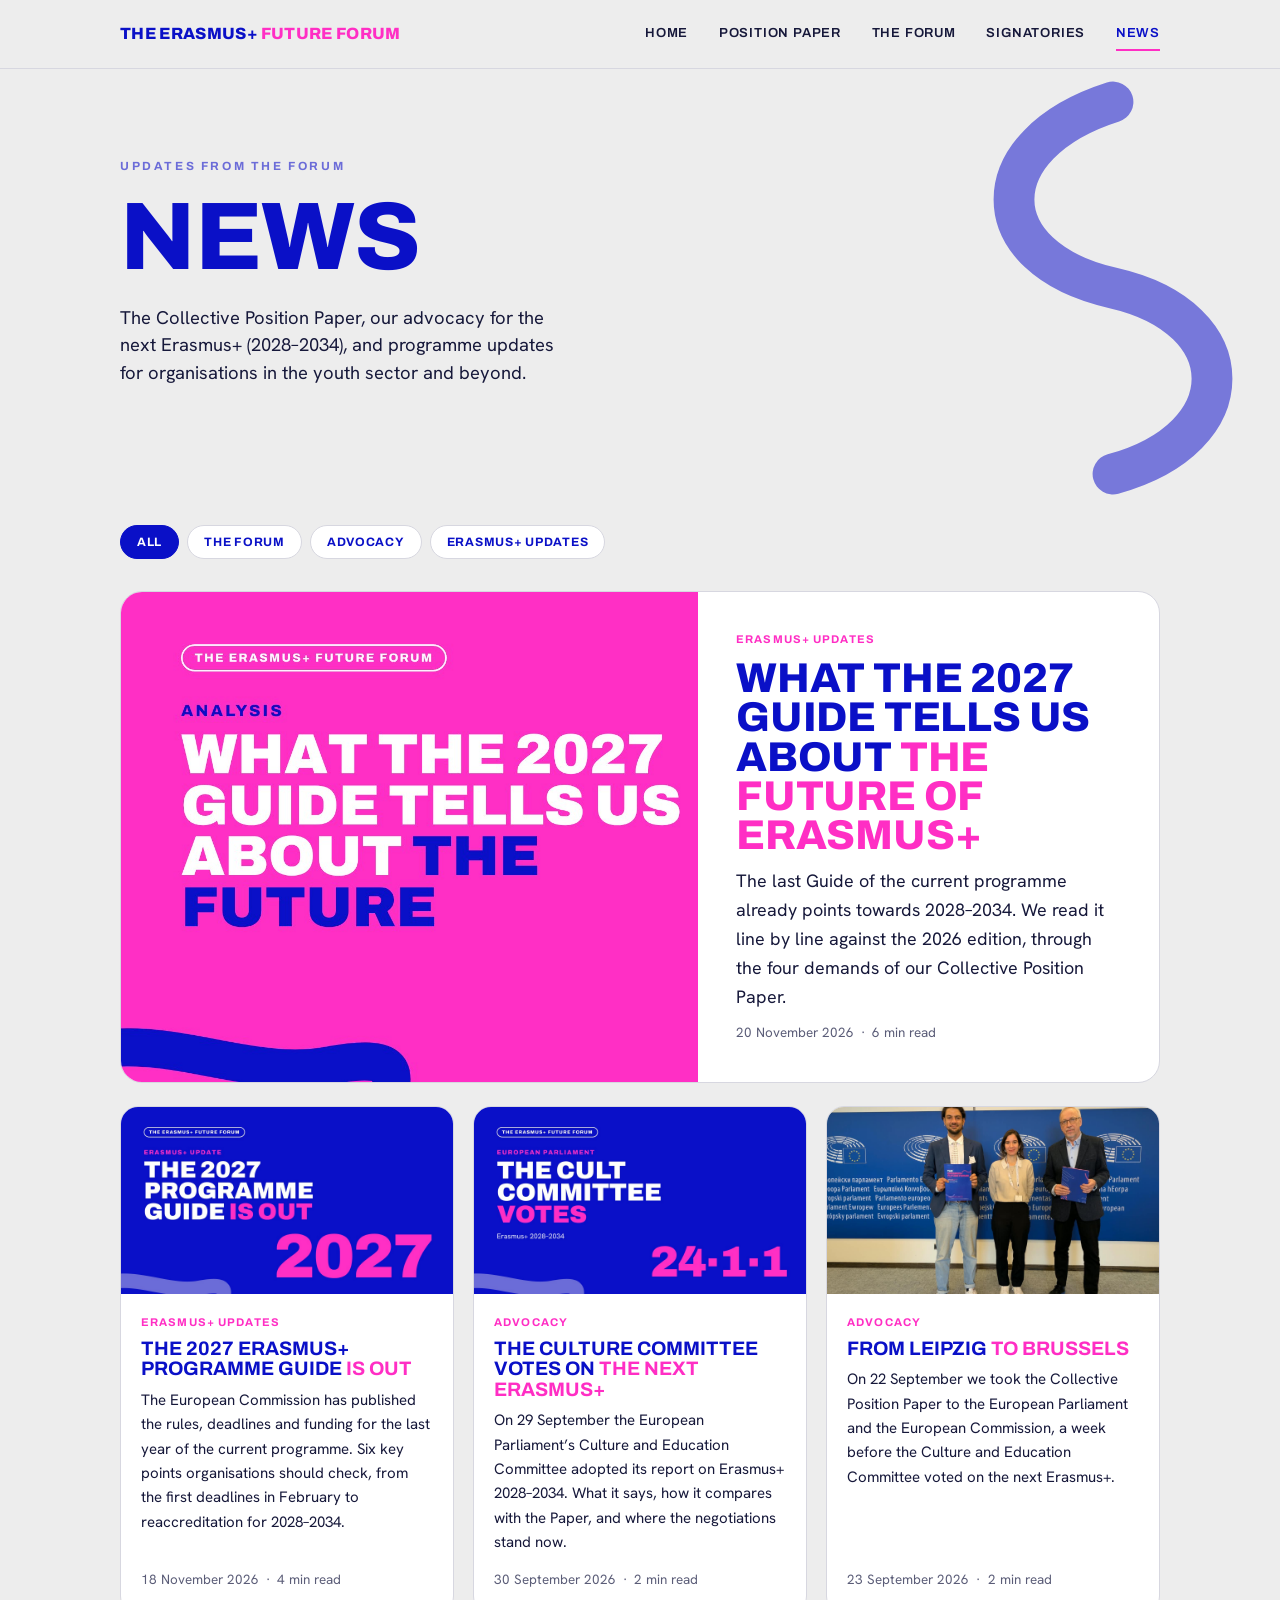
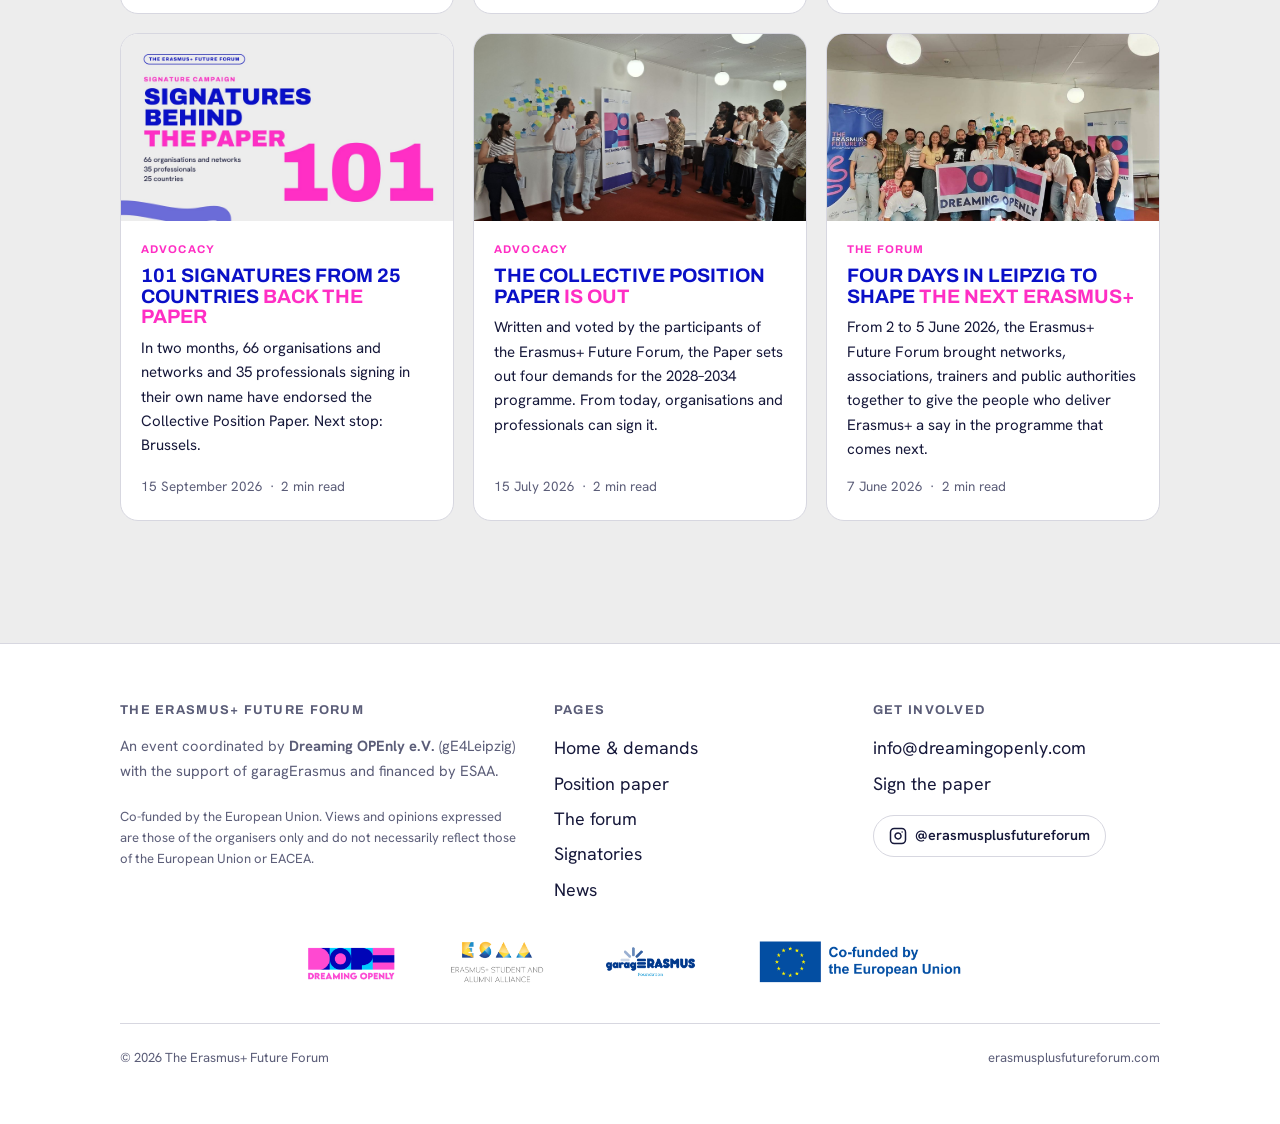
<file: news/index.html>
<!doctype html>
<html lang="en">
<head>
<meta charset="utf-8">
<meta name="viewport" content="width=device-width, initial-scale=1">
<link rel="icon" type="image/png" href="../img/site/favicon.png">
<title>News | The Erasmus+ Future Forum</title>
<meta name="description" content="News from the Erasmus+ Future Forum: the Collective Position Paper, our advocacy for the 2028–2034 programme, and Erasmus+ updates for the youth sector.">
<link rel="canonical" href="https://erasmusplusfutureforum.com/news/">
<meta property="og:type" content="article">
<meta property="og:site_name" content="The Erasmus+ Future Forum">
<meta property="og:title" content="News | The Erasmus+ Future Forum">
<meta property="og:description" content="News from the Erasmus+ Future Forum: the Collective Position Paper, our advocacy for the 2028–2034 programme, and Erasmus+ updates for the youth sector.">
<meta property="og:url" content="https://erasmusplusfutureforum.com/news/">
<meta property="og:image" content="https://erasmusplusfutureforum.com/img/news/cover-what-the-2027-guide-tells-us.jpg">
<meta name="twitter:card" content="summary_large_image">
<link rel="preconnect" href="https://fonts.googleapis.com">
<link rel="preconnect" href="https://fonts.gstatic.com" crossorigin>
<link href="https://fonts.googleapis.com/css2?family=Archivo:wght@400;600;700;800;900&family=Hanken+Grotesk:wght@400;500;600;700&display=swap" rel="stylesheet">
<style>
/* ============================================================
   The Erasmus+ Future Forum — shared styles
   Visual identity sampled from the partner deck:
   grey canvas, brand indigo, hot magenta, lilac squiggle.
   ============================================================ */

:root{
  --grey:        #ededed;   /* page canvas (deck #EEEEEE)        */
  --card:        #ffffff;   /* raised surfaces                   */
  --ink:         #16183a;   /* readable dark-indigo body text    */
  --blue:        #0a10c7;   /* brand indigo  (deck #0005B7)      */
  --magenta:     #ff2ec4;   /* hot pink headline accent          */
  --lilac:       #6b6cd8;   /* squiggle / secondary accent       */
  --muted:       #5b5d78;   /* captions, meta                    */
  --line:        #d7d7e0;   /* hairlines                         */

  --maxw: 1120px;
  --gap: clamp(1.25rem, 3vw, 2.5rem);

  --display: 'Archivo', system-ui, sans-serif;
  --body: 'Hanken Grotesk', system-ui, -apple-system, sans-serif;
}

*{box-sizing:border-box}

html{scroll-behavior:smooth}
@media (prefers-reduced-motion: reduce){ html{scroll-behavior:auto} }

body{
  margin:0;
  background:var(--grey);
  color:var(--ink);
  font-family:var(--body);
  font-size:clamp(1rem, 0.55vw + 0.9rem, 1.12rem);
  line-height:1.62;
  -webkit-font-smoothing:antialiased;
  text-rendering:optimizeLegibility;
}

img{max-width:100%;display:block}
a{color:var(--blue)}

.wrap{ max-width:var(--maxw); margin-inline:auto; padding-inline:clamp(1.1rem, 4vw, 2.5rem); }

/* ---------- skip link ---------- */
.skip{
  position:absolute; left:-999px; top:0; z-index:200;
  background:var(--blue); color:#fff; padding:.6rem 1rem; border-radius:0 0 .5rem 0;
}
.skip:focus{left:0}

/* ---------- typography ---------- */
.eyebrow{
  font-family:var(--display);
  font-weight:700;
  text-transform:uppercase;
  letter-spacing:.22em;
  font-size:.74rem;
  color:var(--lilac);
  margin:0 0 1rem;
}
h1,h2,h3{ font-family:var(--display); text-transform:uppercase; line-height:.94; margin:0; }
h1{ font-weight:800; letter-spacing:-.01em; font-size:clamp(2.6rem, 8.5vw, 6.6rem); }
h2{ font-weight:800; letter-spacing:-.005em; font-size:clamp(1.9rem, 4.6vw, 3.4rem); }
h3{ font-weight:700; font-size:clamp(1.15rem, 2vw, 1.5rem); letter-spacing:0; }
.pink{color:var(--magenta)}
.blue{color:var(--blue)}

p{margin:0 0 1.1rem}
.lead{ font-size:clamp(1.15rem, 1.4vw, 1.45rem); line-height:1.5; color:var(--ink); }

/* ---------- nav ---------- */
.nav{
  position:sticky; top:0; z-index:100;
  background:rgba(237,237,237,.86);
  backdrop-filter:blur(10px);
  border-bottom:1px solid var(--line);
}
.nav .wrap{ display:flex; align-items:center; justify-content:space-between; min-height:68px; gap:1rem; }
.brand{
  font-family:var(--display); font-weight:800; text-transform:uppercase;
  letter-spacing:.02em; font-size:1.02rem; text-decoration:none; line-height:1;
  display:inline-flex; align-items:baseline; gap:.18rem; white-space:nowrap;
}
.brand .e{color:var(--blue)} .brand .f{color:var(--magenta)}
.menu{ display:flex; gap:clamp(.8rem,2.4vw,2rem); align-items:center; }
.menu a{
  font-family:var(--display); text-transform:uppercase; text-decoration:none;
  font-weight:600; font-size:.82rem; letter-spacing:.06em; color:var(--ink);
  padding:.35rem 0; border-bottom:2px solid transparent;
}
.menu a:hover{color:var(--blue)}
.menu a[aria-current="page"]{ color:var(--blue); border-bottom-color:var(--magenta); }

/* ---------- buttons ---------- */
.btns{ display:flex; flex-wrap:wrap; gap:.8rem; margin-top:2rem; }
.btn{
  font-family:var(--display); text-transform:uppercase; font-weight:700;
  letter-spacing:.04em; font-size:.85rem; text-decoration:none;
  padding:.85rem 1.4rem; border-radius:999px; border:2px solid var(--blue);
  display:inline-flex; align-items:center; gap:.5rem; transition:transform .15s ease, background .15s ease, color .15s ease;
}
.btn-primary{ background:var(--blue); color:#fff; }
.btn-primary:hover{ background:var(--magenta); border-color:var(--magenta); transform:translateY(-2px); }
.btn-ghost{ background:transparent; color:var(--blue); }
.btn-ghost:hover{ background:var(--blue); color:#fff; transform:translateY(-2px); }
@media (prefers-reduced-motion: reduce){ .btn:hover{transform:none} }

/* ---------- squiggle thread ---------- */
.thread{ width:100%; height:54px; display:block; overflow:visible; }
.thread path{ fill:none; stroke:var(--lilac); stroke-width:16; stroke-linecap:round; }
.thread.blue path{ stroke:var(--blue); }
.thread.pink path{ stroke:var(--magenta); }

/* ---------- sections ---------- */
section{ padding-block:clamp(3rem, 7vw, 6rem); }
.section-head{ max-width:760px; margin-bottom:clamp(1.6rem,4vw,3rem); }
.section-head .eyebrow{margin-bottom:.7rem}

/* ---------- hero ---------- */
.hero{ position:relative; padding-top:clamp(3rem,7vw,5.5rem); padding-bottom:clamp(2rem,5vw,3.5rem); overflow:hidden; }
.hero .wrap{ position:relative; z-index:2; }
.hero h1{ max-width:14ch; }
.hero .lead{ max-width:46ch; margin-top:1.4rem; }
.hero-squiggle{
  position:absolute; z-index:1; right:-4%; top:-6%; width:min(46vw,560px);
  opacity:.9; pointer-events:none;
}
.hero-squiggle path{ fill:none; stroke:var(--lilac); stroke-width:34; stroke-linecap:round; }
@media (max-width:640px){ .hero-squiggle{ opacity:.5; width:70vw; right:-18%; } }

/* ---------- demands ---------- */
.demand-grid{ display:grid; gap:1.1rem; grid-template-columns:repeat(2,1fr); }
@media (max-width:780px){ .demand-grid{ grid-template-columns:1fr; } }
.demand{
  background:var(--card); border-radius:18px; padding:clamp(1.4rem,2.4vw,2rem);
  border:1px solid var(--line); position:relative; overflow:hidden;
  transition:transform .18s ease, box-shadow .18s ease;
}
.demand:hover{ transform:translateY(-4px); box-shadow:0 18px 40px -24px rgba(10,16,199,.4); }
@media (prefers-reduced-motion: reduce){ .demand:hover{transform:none} }
.demand .num{
  font-family:var(--display); font-weight:800; font-size:1rem; letter-spacing:.1em;
  color:var(--magenta); display:block; margin-bottom:.7rem;
}
.demand h3{ margin-bottom:.5rem; color:var(--blue); }
.demand p{ margin:0; color:var(--ink); font-size:.98rem; }

/* ---------- teaser blocks ---------- */
.teaser{ display:grid; grid-template-columns:1.05fr .95fr; gap:clamp(1.4rem,4vw,3.2rem); align-items:center; }
.teaser.reverse{ grid-template-columns:.95fr 1.05fr; }
.teaser.reverse .teaser-media{ order:-1; }
@media (max-width:820px){ .teaser, .teaser.reverse{ grid-template-columns:1fr; } .teaser.reverse .teaser-media{order:0} }
.teaser-media img{ border-radius:18px; width:100%; height:100%; object-fit:cover; aspect-ratio:16/10; }
.teaser h2{ margin-bottom:1rem; }

/* ---------- facts strip ---------- */
.facts{ display:grid; grid-template-columns:repeat(4,1fr); gap:1rem; }
@media (max-width:720px){ .facts{ grid-template-columns:repeat(2,1fr); } }
.fact{ background:var(--card); border:1px solid var(--line); border-radius:16px; padding:1.3rem 1.2rem; }
.fact .big{ font-family:var(--display); font-weight:800; font-size:clamp(2rem,4vw,2.8rem); color:var(--blue); line-height:1; }
.fact .lab{ font-size:.86rem; color:var(--muted); margin-top:.5rem; }

/* ---------- gallery ---------- */
.gallery{ display:grid; grid-template-columns:repeat(6,1fr); gap:1rem; }
.gallery figure{ margin:0; border-radius:16px; overflow:hidden; border:1px solid var(--line); }
.gallery img{ width:100%; height:100%; object-fit:cover; }
.g-wide{ grid-column:span 4; } .g-tall{ grid-column:span 2; }
.g-half{ grid-column:span 3; } .g-third{ grid-column:span 2; }
@media (max-width:760px){
  .gallery{ grid-template-columns:repeat(2,1fr); }
  .g-wide,.g-tall,.g-half,.g-third{ grid-column:span 2; }
}
figcaption{ font-size:.8rem; color:var(--muted); padding:.55rem .7rem; background:var(--card); }

/* ---------- network chips ---------- */
.chips{ display:flex; flex-wrap:wrap; gap:.6rem; margin-top:1.3rem; }
.chip{
  font-family:var(--display); text-transform:uppercase; font-weight:600; font-size:.78rem;
  letter-spacing:.04em; padding:.5rem .9rem; border-radius:999px;
  background:var(--card); border:1px solid var(--line); color:var(--blue);
}
a.chip{ text-decoration:none; transition:border-color .15s ease, color .15s ease; }
a.chip:hover{ border-color:var(--magenta); color:var(--magenta); }

/* ---------- signatories grid ---------- */
.sig-grid{ display:grid; grid-template-columns:repeat(auto-fill, minmax(200px,1fr)); gap:1rem; margin-top:2rem; }
.sig-card{
  display:flex; align-items:center; justify-content:center;
  background:var(--card); border:1px solid var(--line); border-radius:16px;
  padding:1.5rem 1.2rem; min-height:132px; text-decoration:none;
  transition:transform .15s ease, border-color .15s ease, box-shadow .15s ease;
}
.sig-card:hover{ transform:translateY(-4px); border-color:var(--magenta); box-shadow:0 10px 30px rgba(0,0,0,.06); }
.sig-card img{ max-height:76px; max-width:100%; width:auto; object-fit:contain; }
.sig-card.text{
  font-family:var(--display); font-weight:700; text-transform:uppercase;
  letter-spacing:.03em; color:var(--blue); text-align:center;
  font-size:.9rem; line-height:1.3;
}

/* ---------- timeline ---------- */
.steps{ display:grid; grid-template-columns:repeat(3,1fr); gap:1.1rem; }
@media (max-width:760px){ .steps{ grid-template-columns:1fr; } }
.step{ background:var(--card); border:1px solid var(--line); border-radius:18px; padding:1.5rem; }
.step .mon{ font-family:var(--display); font-weight:800; text-transform:uppercase; color:var(--magenta); letter-spacing:.08em; font-size:.9rem; }
.step h3{ margin:.6rem 0 .5rem; color:var(--blue); }
.step p{ margin:0; font-size:.95rem; }

/* ---------- prose (position paper) ---------- */
.prose{ max-width:72ch; }
.prose h2{ margin:2.6rem 0 1rem; color:var(--blue); }
.prose h2:first-of-type{ margin-top:1rem; }
.prose h3{ margin:1.8rem 0 .6rem; color:var(--magenta); text-transform:none; letter-spacing:0; }
.prose ul{ padding-left:1.2rem; margin:0 0 1.1rem; }
.prose li{ margin-bottom:.5rem; }
.prose .kicker{ color:var(--muted); font-style:italic; }

.toc{
  background:var(--card); border:1px solid var(--line); border-radius:18px;
  padding:1.5rem 1.6rem; margin-bottom:2.5rem;
}
.toc .eyebrow{margin-bottom:.8rem}
.toc ol{ margin:0; padding-left:1.2rem; columns:2; column-gap:2rem; }
@media (max-width:620px){ .toc ol{ columns:1; } }
.toc a{ text-decoration:none; }
.toc a:hover{ text-decoration:underline; }

.note{
  border-left:4px solid var(--magenta); background:#fff;
  padding:1rem 1.2rem; border-radius:0 12px 12px 0; margin:1.5rem 0;
  font-size:.95rem; color:var(--muted);
}
.prose blockquote{
  margin:1.8rem 0; padding:.2rem 0 .2rem 1.4rem;
  border-left:4px solid var(--magenta);
  font-family:var(--body); font-weight:600; font-style:normal;
  font-size:clamp(1.1rem,1.6vw,1.35rem); line-height:1.4; color:var(--blue);
}
.prose blockquote p{margin:0}
.demand .asks{ margin:.6rem 0 0; padding-left:1.05rem; }
.demand .asks li{ margin-bottom:.35rem; font-size:.95rem; color:var(--ink); }

/* ---------- footer ---------- */
.foot{ background:#fff; border-top:1px solid var(--line); margin-top:2rem; }
.foot .wrap{ padding-block:clamp(2.5rem,5vw,3.5rem); }
.foot-grid{ display:grid; grid-template-columns:1.4fr 1fr 1fr; gap:2rem; }
@media (max-width:720px){ .foot-grid{ grid-template-columns:1fr; gap:1.5rem; } }
.foot h4{ font-family:var(--display); text-transform:uppercase; letter-spacing:.1em; font-size:.8rem; color:var(--muted); margin:0 0 .8rem; }
.foot a{ color:var(--ink); text-decoration:none; display:block; margin-bottom:.4rem; }
.foot a:hover{ color:var(--blue); }
.foot .partners{ font-size:.92rem; color:var(--muted); line-height:1.7; }
.foot .eu{ font-size:.82rem; color:var(--muted); margin-top:1.4rem; }
.foot-bottom{ border-top:1px solid var(--line); margin-top:2rem; padding-top:1.4rem; font-size:.82rem; color:var(--muted); display:flex; justify-content:space-between; flex-wrap:wrap; gap:.5rem; }

/* ---------- scroll reveal ---------- */
.reveal{ opacity:0; transform:translateY(18px); transition:opacity .6s ease, transform .6s ease; }
.reveal.in{ opacity:1; transform:none; }
@media (prefers-reduced-motion: reduce){ .reveal{ opacity:1; transform:none; transition:none; } }

:focus-visible{ outline:3px solid var(--magenta); outline-offset:3px; border-radius:4px; }

/* ---------- paper blocks (position paper) ---------- */
.paper-block{ background:var(--card); border:1px solid var(--line); border-radius:18px; padding:clamp(1.4rem,2.5vw,2.2rem); }
.paper-block.wide{ margin-bottom:1.1rem; }
.paper-block h3{ color:var(--blue); text-transform:none; letter-spacing:0; font-size:clamp(1.2rem,1.9vw,1.55rem); margin-bottom:.5rem; }
.paper-block h4{ font-family:var(--display); font-weight:700; text-transform:uppercase; letter-spacing:.06em; font-size:.78rem; color:var(--magenta); margin:1.2rem 0 .4rem; }
.paper-block p{ font-size:.96rem; line-height:1.6; margin:0 0 .8rem; }
.paper-block ul{ padding-left:1.1rem; margin:.3rem 0 .8rem; }
.paper-block li{ margin-bottom:.4rem; font-size:.94rem; line-height:1.5; }
.paper-block blockquote{ margin:1.2rem 0 0; padding:.3rem 0 .3rem 1.1rem; border-left:4px solid var(--magenta); font-weight:600; color:var(--blue); font-size:1.02rem; line-height:1.4; }
.paper-block blockquote p{ margin:0; font-size:1.02rem; }
.block-grid{ display:grid; grid-template-columns:repeat(2,1fr); gap:1.1rem; }
@media (max-width:820px){ .block-grid{ grid-template-columns:1fr; } }
.demand-subgrid{ display:grid; grid-template-columns:repeat(2,1fr); gap:.6rem 2.4rem; margin-top:1rem; }
@media (max-width:680px){ .demand-subgrid{ grid-template-columns:1fr; } }
.demand-subgrid h4{ color:var(--blue); }

/* ---------- footer logo strip ---------- */
.foot-logos{ display:flex; flex-wrap:wrap; align-items:center; justify-content:center; gap:clamp(1.6rem,4vw,3.2rem); padding:1.8rem 0 .4rem; }
.foot-logos img{ height:46px; width:auto; }
@media (max-width:520px){ .foot-logos img{ height:36px; } }
.ig-btn{ display:inline-flex !important; align-items:center; gap:.5rem; margin-top:.7rem; padding:.5rem .95rem; border:1px solid var(--line); border-radius:999px; color:var(--blue); text-decoration:none; font-weight:600; font-size:.9rem; width:max-content; transition:border-color .15s ease, color .15s ease; }
.ig-btn:hover{ border-color:var(--magenta); color:var(--magenta); }
.ig-btn svg{ width:18px; height:18px; flex:none; }

/* ---------- taller hero (so the squiggle reads fully) ---------- */
@media (min-width:641px){ .hero-tall{ min-height:680px; display:flex; flex-direction:column; justify-content:center; } .hero-tall > .wrap{ width:100%; } }


/* --- mobile nav + horizontal-overflow fix --- */
html,body{ overflow-x:clip; }
@media (max-width:640px){
  .nav .wrap{ flex-wrap:wrap; justify-content:center; gap:.35rem .9rem; min-height:0; padding-top:.55rem; padding-bottom:.55rem; }
  .brand{ width:100%; justify-content:center; text-align:center; white-space:normal; font-size:.95rem; }
  .menu{ width:100%; justify-content:center; flex-wrap:wrap; gap:.4rem 1.15rem; }
  .menu a{ font-size:.78rem; padding:.15rem 0; }
}

/* ============ News section ============ */
.news-hero{ padding-bottom:1.2rem; }
.news-hero h1{ font-size:clamp(2.8rem,8vw,6rem); }
.news-hero{ min-height:440px; padding-bottom:0; }
.news-hero .hero-squiggle{ width:min(32vw,360px); top:2%; right:-1%; }
@media (max-width:640px){ .news-hero{ min-height:0; } .news-hero .hero-squiggle{ width:55vw; right:-14%; } }
.filters{ display:flex; flex-wrap:wrap; gap:.5rem; margin:0 0 2rem; }
.filters button{
  font-family:var(--display); text-transform:uppercase; font-weight:700; font-size:.76rem; letter-spacing:.06em;
  padding:.55rem 1rem; border-radius:999px; border:1px solid var(--line); background:var(--card); color:var(--blue); cursor:pointer;
}
.filters button[aria-pressed="true"]{ background:var(--blue); border-color:var(--blue); color:#fff; }
.filters button:hover{ border-color:var(--magenta); }

.tag{ display:inline-block; font-family:var(--display); text-transform:uppercase; font-weight:700; font-size:.7rem;
  letter-spacing:.1em; color:var(--magenta); }
.meta{ font-size:.84rem; color:var(--muted); }
.meta .dot{ margin:0 .45rem; }

.feature{ display:grid; grid-template-columns:1.25fr 1fr; gap:0; background:var(--card); border:1px solid var(--line);
  border-radius:22px; overflow:hidden; text-decoration:none; color:inherit; margin-bottom:1.4rem;
  transition:transform .18s ease, box-shadow .18s ease; }
.feature:hover{ transform:translateY(-4px); box-shadow:0 18px 40px -24px rgba(10,16,199,.45); }
.feature img{ width:100%; height:100%; object-fit:cover; object-position:left center; aspect-ratio:16/10; }
.feature .fbody{ padding:clamp(1.4rem,3vw,2.4rem); display:flex; flex-direction:column; justify-content:center; gap:.7rem; }
.feature h2{ font-size:clamp(1.7rem,3.4vw,2.6rem); color:var(--blue); }
.feature p{ margin:0; }
@media (max-width:820px){ .feature{ grid-template-columns:1fr; } }

.cards{ display:grid; grid-template-columns:repeat(3,1fr); gap:1.2rem; }
@media (max-width:980px){ .cards{ grid-template-columns:repeat(2,1fr); } }
@media (max-width:620px){ .cards{ grid-template-columns:1fr; } }
.card{ background:var(--card); border:1px solid var(--line); border-radius:18px; overflow:hidden; text-decoration:none;
  color:inherit; display:flex; flex-direction:column; transition:transform .18s ease, box-shadow .18s ease, border-color .18s ease; }
.card:hover{ transform:translateY(-4px); border-color:var(--magenta); box-shadow:0 14px 34px -22px rgba(10,16,199,.45); }
.card img{ width:100%; aspect-ratio:16/9; object-fit:cover; }
.card .cbody{ padding:1.2rem 1.25rem 1.4rem; display:flex; flex-direction:column; gap:.5rem; flex:1; }
.card h3{ font-size:1.22rem; line-height:1.05; color:var(--blue); }
.card p{ margin:0; font-size:.94rem; color:var(--ink); }
.card .meta{ margin-top:auto; padding-top:.4rem; }
@media (prefers-reduced-motion: reduce){ .card:hover,.feature:hover{ transform:none; } }

/* ---- article ---- */
.crumbs{ font-family:var(--display); text-transform:uppercase; font-weight:700; font-size:.74rem; letter-spacing:.14em; margin:0 0 1.2rem; }
.crumbs a{ text-decoration:none; color:var(--lilac); }
.crumbs a:hover{ color:var(--magenta); }
.art-hero{ padding-top:clamp(2.4rem,6vw,4.5rem); padding-bottom:1.6rem; }
.art-hero h1{ font-size:clamp(2.1rem,5.6vw,4.4rem); max-width:18ch; color:var(--blue); }
.art-hero h1 .pink{ color:var(--magenta); }
.art-hero .lead{ max-width:58ch; margin-top:1.3rem; }
.art-hero .meta{ margin-top:1rem; }
.cover{ margin:0; border-radius:22px; overflow:hidden; border:1px solid var(--line); background:#fff; }
.cover img{ width:100%; aspect-ratio:16/9; object-fit:cover; }
.cover figcaption{ border-top:1px solid var(--line); }

.article{ padding-top:2.2rem; }
.body{ max-width:72ch; margin-inline:auto; }
.body > p:first-child{ font-size:1.08em; }
.body h2{ font-size:clamp(1.5rem,3vw,2.2rem); color:var(--blue); margin:2.8rem 0 1rem; }
.body h3{ font-size:clamp(1.1rem,1.8vw,1.3rem); color:var(--magenta); text-transform:none; letter-spacing:0; margin:1.8rem 0 .5rem; line-height:1.2; }
.body ul, .body ol{ padding-left:1.25rem; margin:0 0 1.2rem; }
.body li{ margin-bottom:.5rem; }
.body blockquote{ margin:1.8rem 0; padding:.2rem 0 .2rem 1.4rem; border-left:4px solid var(--magenta);
  font-weight:600; font-size:clamp(1.08rem,1.5vw,1.3rem); line-height:1.42; color:var(--blue); }
.body blockquote p{ margin:0 0 .5rem; }
.body blockquote cite{ display:block; font-style:normal; font-weight:500; font-size:.85rem; color:var(--muted); }
.body .note{ margin:1.8rem 0; }
.body .note strong{ color:var(--ink); }
.update{ background:#fff; border:2px solid var(--blue); border-radius:16px; padding:1.1rem 1.3rem; margin:2rem 0; font-size:.97rem; }
.update .tag{ display:block; margin-bottom:.4rem; }

/* breakout blocks sit wider than the text column */
.breakout{ max-width:1000px; margin:2.2rem auto; }
.blockhead{ font-family:var(--display); text-transform:uppercase; font-weight:800; letter-spacing:.12em; font-size:.78rem; color:var(--lilac); margin:0 0 .8rem; }
.source{ font-size:.8rem; color:var(--muted); margin-top:.7rem; }

.facts .fact .big.pink{ color:var(--magenta); }
.facts.three{ grid-template-columns:repeat(3,1fr); }
@media (max-width:720px){ .facts.three{ grid-template-columns:1fr; } }

/* timeline */
.tl{ list-style:none; padding:0 !important; margin:0; border-left:3px solid var(--lilac); }
.tl li{ position:relative; padding:0 0 1.15rem 1.4rem; margin:0 !important; }
.tl li::before{ content:""; position:absolute; left:-9px; top:.38rem; width:15px; height:15px; border-radius:50%; background:var(--magenta); border:3px solid var(--grey); }
.tl .when{ font-family:var(--display); font-weight:800; text-transform:uppercase; letter-spacing:.06em; color:var(--blue); font-size:.9rem; display:block; }
.tl .what{ font-size:.97rem; }
.tl li.past::before{ background:var(--lilac); }
.panel{ background:var(--card); border:1px solid var(--line); border-radius:18px; padding:clamp(1.2rem,2.6vw,2rem); }

/* comparison table */
.cmp{ width:100%; border-collapse:separate; border-spacing:0; background:var(--card); border:1px solid var(--line); border-radius:16px; overflow:hidden; font-size:.94rem; }
.cmp th, .cmp td{ text-align:left; padding:.8rem 1rem; vertical-align:top; border-bottom:1px solid var(--line); }
.cmp tr:last-child td{ border-bottom:0; }
.cmp thead th{ font-family:var(--display); text-transform:uppercase; letter-spacing:.08em; font-size:.74rem; color:#fff; background:var(--blue); }
.cmp thead th:last-child{ background:var(--magenta); }
.cmp td:first-child{ font-weight:700; color:var(--blue); width:28%; }
.cmp td.new{ background:rgba(255,46,196,.06); }
.cmp-wrap{ overflow-x:auto; }
@media (max-width:640px){ .cmp{ font-size:.86rem; } .cmp th,.cmp td{ padding:.6rem .7rem; } }

/* horizontal bars */
.bars{ display:grid; gap:.9rem; }
.bar{ display:grid; grid-template-columns:minmax(120px,30%) 1fr; gap:1rem; align-items:center; }
.bar .lab{ font-size:.92rem; font-weight:600; color:var(--ink); line-height:1.25; }
.bar .lab small{ display:block; font-weight:500; color:var(--muted); font-size:.8rem; }
.bar .track{ background:#e2e2ea; border-radius:999px; height:34px; position:relative; overflow:hidden; }
.bar .fill{ height:100%; border-radius:999px; background:var(--blue); display:flex; align-items:center; justify-content:flex-end; padding-right:.8rem;
  color:#fff; font-family:var(--display); font-weight:800; font-size:.92rem; white-space:nowrap; min-width:3.6rem; }
.bar .fill.pink{ background:var(--magenta); }
.bar .fill.lilac{ background:var(--lilac); }
.bar .fill.ghost{ background:transparent; border:2px dashed var(--magenta); color:var(--magenta); }
@media (max-width:560px){ .bar{ grid-template-columns:1fr; gap:.35rem; } }

/* vote bars */
.vote{ display:flex; height:46px; border-radius:12px; overflow:hidden; margin:.4rem 0 .6rem; }
.vote span{ display:flex; align-items:center; justify-content:center; color:#fff; font-family:var(--display); font-weight:800; font-size:.9rem; min-width:2.4rem; }
.vote .yes{ background:var(--blue); } .vote .no{ background:var(--magenta); } .vote .abs{ background:var(--lilac); }
.legend{ display:flex; flex-wrap:wrap; gap:1rem; font-size:.84rem; color:var(--muted); }
.legend i{ display:inline-block; width:12px; height:12px; border-radius:3px; margin-right:.35rem; vertical-align:-1px; }

/* stacked share bar (earmarks) */
.share{ display:flex; height:54px; border-radius:12px; overflow:hidden; }
.share span{ display:flex; align-items:center; padding:0 .7rem; color:#fff; font-family:var(--display); font-weight:800; font-size:.85rem; white-space:nowrap; }

/* demand pills */
.pill-demand{ display:inline-block; font-family:var(--display); text-transform:uppercase; font-weight:700; letter-spacing:.06em; font-size:.68rem;
  padding:.3rem .65rem; border-radius:999px; background:var(--blue); color:#fff; margin-right:.3rem; vertical-align:middle; }
.lens{ display:grid; grid-template-columns:repeat(2,1fr); gap:1.1rem; }
@media (max-width:780px){ .lens{ grid-template-columns:1fr; } }
.lens .demand h3{ font-size:1.15rem; line-height:1.15; text-transform:none; letter-spacing:0; }
.lens .demand p{ font-size:.94rem; margin-bottom:.6rem; }
.lens .demand p:last-child{ margin-bottom:0; }
.verdict{ display:inline-block; font-family:var(--display); font-weight:800; text-transform:uppercase; letter-spacing:.08em; font-size:.7rem; padding:.25rem .6rem; border-radius:6px; margin-bottom:.6rem; }
.verdict.warn{ background:rgba(255,46,196,.12); color:#c4008f; }
.verdict.ok{ background:rgba(10,16,199,.1); color:var(--blue); }
.verdict.neutral{ background:#ececf4; color:var(--muted); }

/* change cards */
.changes{ display:grid; grid-template-columns:repeat(2,1fr); gap:1rem; }
@media (max-width:760px){ .changes{ grid-template-columns:1fr; } }
.change{ background:var(--card); border:1px solid var(--line); border-radius:16px; padding:1.2rem 1.3rem; }
.change .num{ font-family:var(--display); font-weight:800; color:var(--magenta); letter-spacing:.1em; font-size:.85rem; }
.change h3{ margin:.35rem 0 .45rem !important; color:var(--blue) !important; font-size:1.12rem !important; }
.change p{ margin:0; font-size:.94rem; }

/* chips list inside articles */
.body .chips{ margin-top:.6rem; }

/* gallery inside article */
.breakout .gallery figure{ display:flex; flex-direction:column; background:var(--card); }
.breakout .gallery figure img{ height:auto; aspect-ratio:4/3; flex:1; min-height:0; }
.breakout .gallery .g-tall img, .breakout .gallery .portrait img{ aspect-ratio:3/4; }
.breakout .gallery figcaption{ flex:none; }

/* people cards */
.people{ display:grid; grid-template-columns:repeat(3,1fr); gap:1.1rem; }
@media (max-width:820px){ .people{ grid-template-columns:1fr; } }
.person{ background:var(--card); border:1px solid var(--line); border-radius:18px; overflow:hidden; display:flex; flex-direction:column; }
.person img{ width:100%; aspect-ratio:1/1; object-fit:cover; object-position:center 12%; }
.person .pbody{ padding:1.1rem 1.2rem 1.3rem; }
.person .inst{ font-family:var(--display); font-weight:800; text-transform:uppercase; letter-spacing:.08em; font-size:.72rem; color:var(--magenta); }
.person h3{ margin:.35rem 0 .3rem !important; color:var(--blue) !important; font-size:1.1rem !important; text-transform:none !important; }
.person p{ margin:0; font-size:.92rem; }
.credit{ display:block; font-size:.72rem; color:var(--muted); margin-top:.5rem; }
.figure{ margin:2rem 0; border-radius:18px; overflow:hidden; border:1px solid var(--line); background:var(--card); }
.figure img{ width:100%; }

/* CTA band */
.cta-band{ background:var(--blue); color:#fff; border-radius:22px; padding:clamp(1.6rem,4vw,2.8rem); margin:3rem auto 0; max-width:1000px;
  display:grid; grid-template-columns:1.4fr 1fr; gap:1.4rem; align-items:center; position:relative; overflow:hidden; }
.cta-band h2{ color:#fff; font-size:clamp(1.5rem,3vw,2.2rem); margin:0 0 .5rem; }
.cta-band p{ margin:0; color:#dfe0ff; }
.cta-band .btns{ margin:0; justify-content:flex-end; }
.cta-band .btn-primary{ background:var(--magenta); border-color:var(--magenta); }
.cta-band .btn-primary:hover{ background:#fff; color:var(--blue); border-color:#fff; }
.cta-band .btn-ghost{ color:#fff; border-color:#fff; }
.cta-band .btn-ghost:hover{ background:#fff; color:var(--blue); }
@media (max-width:760px){ .cta-band{ grid-template-columns:1fr; } .cta-band .btns{ justify-content:flex-start; } }

.more{ padding-top:clamp(2.5rem,6vw,4rem); }
.more h2{ font-size:clamp(1.5rem,3vw,2.2rem); margin-bottom:1.4rem; }
</style>

</head>
<body>
<a class="skip" href="#main">Skip to content</a>
<header class="nav">
  <div class="wrap">
    <a class="brand" href="../index.html"><span class="e">The&nbsp;Erasmus+</span><span class="f">Future Forum</span></a>
    <nav class="menu" aria-label="Primary">
      <a href="../index.html">Home</a>
      <a href="../position-paper.html">Position Paper</a>
      <a href="../the-forum.html">The Forum</a>
      <a href="../signatories.html">Signatories</a>
      <a href="index.html" aria-current="page">News</a>
    </nav>
  </div>
</header>
<main id="main">
  <section class="hero news-hero">
    <svg class="hero-squiggle" viewBox="0 0 300 380" aria-hidden="true"><path d="M150,20 C40,55 40,150 150,175 C260,200 260,300 150,330"/></svg>
    <div class="wrap reveal">
      <p class="eyebrow">Updates from the Forum</p>
      <h1><span class="blue">News</span></h1>
      <p class="lead">The Collective Position Paper, our advocacy for the next Erasmus+ (2028&ndash;2034), and programme updates for organisations in the youth sector and beyond.</p>
    </div>
  </section>
  <section style="padding-top:1rem">
    <div class="wrap">
      <div class="filters" role="group" aria-label="Filter news by topic"><button type="button" data-filter="all" aria-pressed="true">All</button><button type="button" data-filter="forum" aria-pressed="false">The Forum</button><button type="button" data-filter="advocacy" aria-pressed="false">Advocacy</button><button type="button" data-filter="erasmus" aria-pressed="false">Erasmus+ updates</button></div>
      <a class="feature reveal" href="what-the-2027-guide-tells-us.html" data-cat="erasmus">
  <img src="../img/news/cover-what-the-2027-guide-tells-us.jpg" alt="Cover graphic: What the 2027 Guide tells us about the future of Erasmus+.">
  <div class="fbody"><span class="tag">Erasmus+ updates</span><h2>What the 2027 Guide tells us about <span class="pink">the future of Erasmus+</span></h2><p>The last Guide of the current programme already points towards 2028&ndash;2034. We read it line by line against the 2026 edition, through the four demands of our Collective Position Paper.</p>
  <span class="meta">20 November 2026<span class="dot">·</span>6 min read</span></div>
</a>
      <div class="cards"><a class="card reveal" href="programme-guide-2027-is-out.html" data-cat="erasmus">
  <img src="../img/news/cover-programme-guide-2027-is-out.jpg" alt="Cover graphic: The 2027 Programme Guide is out." loading="lazy">
  <div class="cbody"><span class="tag">Erasmus+ updates</span><h3>The 2027 Erasmus+ Programme Guide <span class="pink">is out</span></h3><p>The European Commission has published the rules, deadlines and funding for the last year of the current programme. Six key points organisations should check, from the first deadlines in February to reaccreditation for 2028&ndash;2034.</p>
  <span class="meta">18 November 2026<span class="dot">·</span>4 min read</span></div>
</a><a class="card reveal" href="cult-committee-vote.html" data-cat="advocacy">
  <img src="../img/news/cover-cult-committee-vote.jpg" alt="Cover graphic: The CULT Committee votes, 24 in favour, 1 against, 1 abstention." loading="lazy">
  <div class="cbody"><span class="tag">Advocacy</span><h3>The Culture Committee votes on <span class="pink">the next Erasmus+</span></h3><p>On 29 September the European Parliament&rsquo;s Culture and Education Committee adopted its report on Erasmus+ 2028&ndash;2034. What it says, how it compares with the Paper, and where the negotiations stand now.</p>
  <span class="meta">30 September 2026<span class="dot">·</span>2 min read</span></div>
</a><a class="card reveal" href="from-leipzig-to-brussels.html" data-cat="advocacy">
  <img src="../img/news/brussels-parliament-meeting.jpg" alt="Milena Pallotta, Federico Giordano Mederos and MEP Bogdan Zdrojewski holding the Position Paper at the European Parliament." loading="lazy">
  <div class="cbody"><span class="tag">Advocacy</span><h3>From Leipzig <span class="pink">to Brussels</span></h3><p>On 22 September we took the Collective Position Paper to the European Parliament and the European Commission, a week before the Culture and Education Committee voted on the next Erasmus+.</p>
  <span class="meta">23 September 2026<span class="dot">·</span>2 min read</span></div>
</a><a class="card reveal" href="101-signatures.html" data-cat="advocacy">
  <img src="../img/news/cover-101-signatures.jpg" alt="Cover graphic: 101 voices, one Paper." loading="lazy">
  <div class="cbody"><span class="tag">Advocacy</span><h3>101 signatures from 25 countries <span class="pink">back the Paper</span></h3><p>In two months, 66 organisations and networks and 35 professionals signing in their own name have endorsed the Collective Position Paper. Next stop: Brussels.</p>
  <span class="meta">15 September 2026<span class="dot">·</span>2 min read</span></div>
</a><a class="card reveal" href="position-paper-launch.html" data-cat="advocacy">
  <img src="../img/news/paper-presenting.jpg" alt="Working groups presenting their flip charts to the other participants." loading="lazy">
  <div class="cbody"><span class="tag">Advocacy</span><h3>The Collective Position Paper <span class="pink">is out</span></h3><p>Written and voted by the participants of the Erasmus+ Future Forum, the Paper sets out four demands for the 2028&ndash;2034 programme. From today, organisations and professionals can sign it.</p>
  <span class="meta">15 July 2026<span class="dot">·</span>2 min read</span></div>
</a><a class="card reveal" href="the-forum-in-leipzig.html" data-cat="forum">
  <img src="../img/news/forum-group.jpg" alt="The Forum participants together in front of the Dreaming OPEnly banner and the Erasmus+ Future Forum roll-ups." loading="lazy">
  <div class="cbody"><span class="tag">The Forum</span><h3>Four days in Leipzig to shape <span class="pink">the next Erasmus+</span></h3><p>From 2 to 5 June 2026, the Erasmus+ Future Forum brought networks, associations, trainers and public authorities together to give the people who deliver Erasmus+ a say in the programme that comes next.</p>
  <span class="meta">7 June 2026<span class="dot">·</span>2 min read</span></div>
</a></div>
    </div>
  </section>
</main>
<footer class="foot">
  <div class="wrap">
    <div class="foot-grid">
      <div>
        <h4>The Erasmus+ Future Forum</h4>
        <p class="partners">An event coordinated by <strong>Dreaming OPEnly e.V.</strong> (gE4Leipzig) with the support of garagErasmus and financed by ESAA.</p>
        <p class="eu">Co-funded by the European Union. Views and opinions expressed are those of the organisers only and do not necessarily reflect those of the European Union or EACEA.</p>
      </div>
      <div>
        <h4>Pages</h4>
        <a href="../index.html">Home &amp; demands</a>
        <a href="../position-paper.html">Position paper</a>
        <a href="../the-forum.html">The forum</a>
        <a href="../signatories.html">Signatories</a>
        <a href="index.html">News</a>
      </div>
      <div>
        <h4>Get involved</h4>
        <a href="mailto:info@dreamingopenly.com">info@dreamingopenly.com</a>
        <a href="https://tally.so/r/lbZJpB" target="_blank" rel="noopener">Sign the paper</a>
        <a class="ig-btn" href="https://www.instagram.com/erasmusplusfutureforum/" target="_blank" rel="noopener" aria-label="Instagram: @erasmusplusfutureforum"><svg viewBox="0 0 24 24" fill="none" stroke="currentColor" stroke-width="2" stroke-linecap="round" stroke-linejoin="round" aria-hidden="true"><rect x="2" y="2" width="20" height="20" rx="5" ry="5"></rect><path d="M16 11.37A4 4 0 1 1 12.63 8 4 4 0 0 1 16 11.37z"></path><line x1="17.5" y1="6.5" x2="17.51" y2="6.5"></line></svg>@erasmusplusfutureforum</a>
      </div>
    </div>
    <div class="foot-logos">
      <img src="../img/site/logo-dope.png" alt="Dreaming OPEnly" loading="lazy">
      <img src="../img/site/logo-esaa.png" alt="ESAA, Erasmus+ Student and Alumni Alliance" loading="lazy">
      <img src="../img/site/logo-garagerasmus.png" alt="garagErasmus" loading="lazy">
      <img src="../img/site/logo-eu.png" alt="Co-funded by the European Union" loading="lazy">
    </div>
    <div class="foot-bottom">
      <span>&copy; 2026 The Erasmus+ Future Forum</span>
      <span>erasmusplusfutureforum.com</span>
    </div>
  </div>
</footer>
<script>
(function () {
  var els = document.querySelectorAll('.reveal');
  if (!('IntersectionObserver' in window) || window.matchMedia('(prefers-reduced-motion: reduce)').matches) {
    els.forEach(function (el) { el.classList.add('in'); }); return;
  }
  var io = new IntersectionObserver(function (entries) {
    entries.forEach(function (e) { if (e.isIntersecting) { e.target.classList.add('in'); io.unobserve(e.target); } });
  }, { threshold: 0, rootMargin: '0px 0px -8% 0px' });
  els.forEach(function (el) { io.observe(el); });
})();

(function(){
  var btns=document.querySelectorAll('.filters button'), items=document.querySelectorAll('[data-cat]');
  btns.forEach(function(b){ b.addEventListener('click',function(){
    btns.forEach(function(x){ x.setAttribute('aria-pressed', x===b ? 'true':'false'); });
    var c=b.getAttribute('data-filter');
    items.forEach(function(it){ it.style.display = (c==='all' || it.getAttribute('data-cat')===c) ? '' : 'none'; });
  }); });
})();
</script>
</body>
</html>
</file>
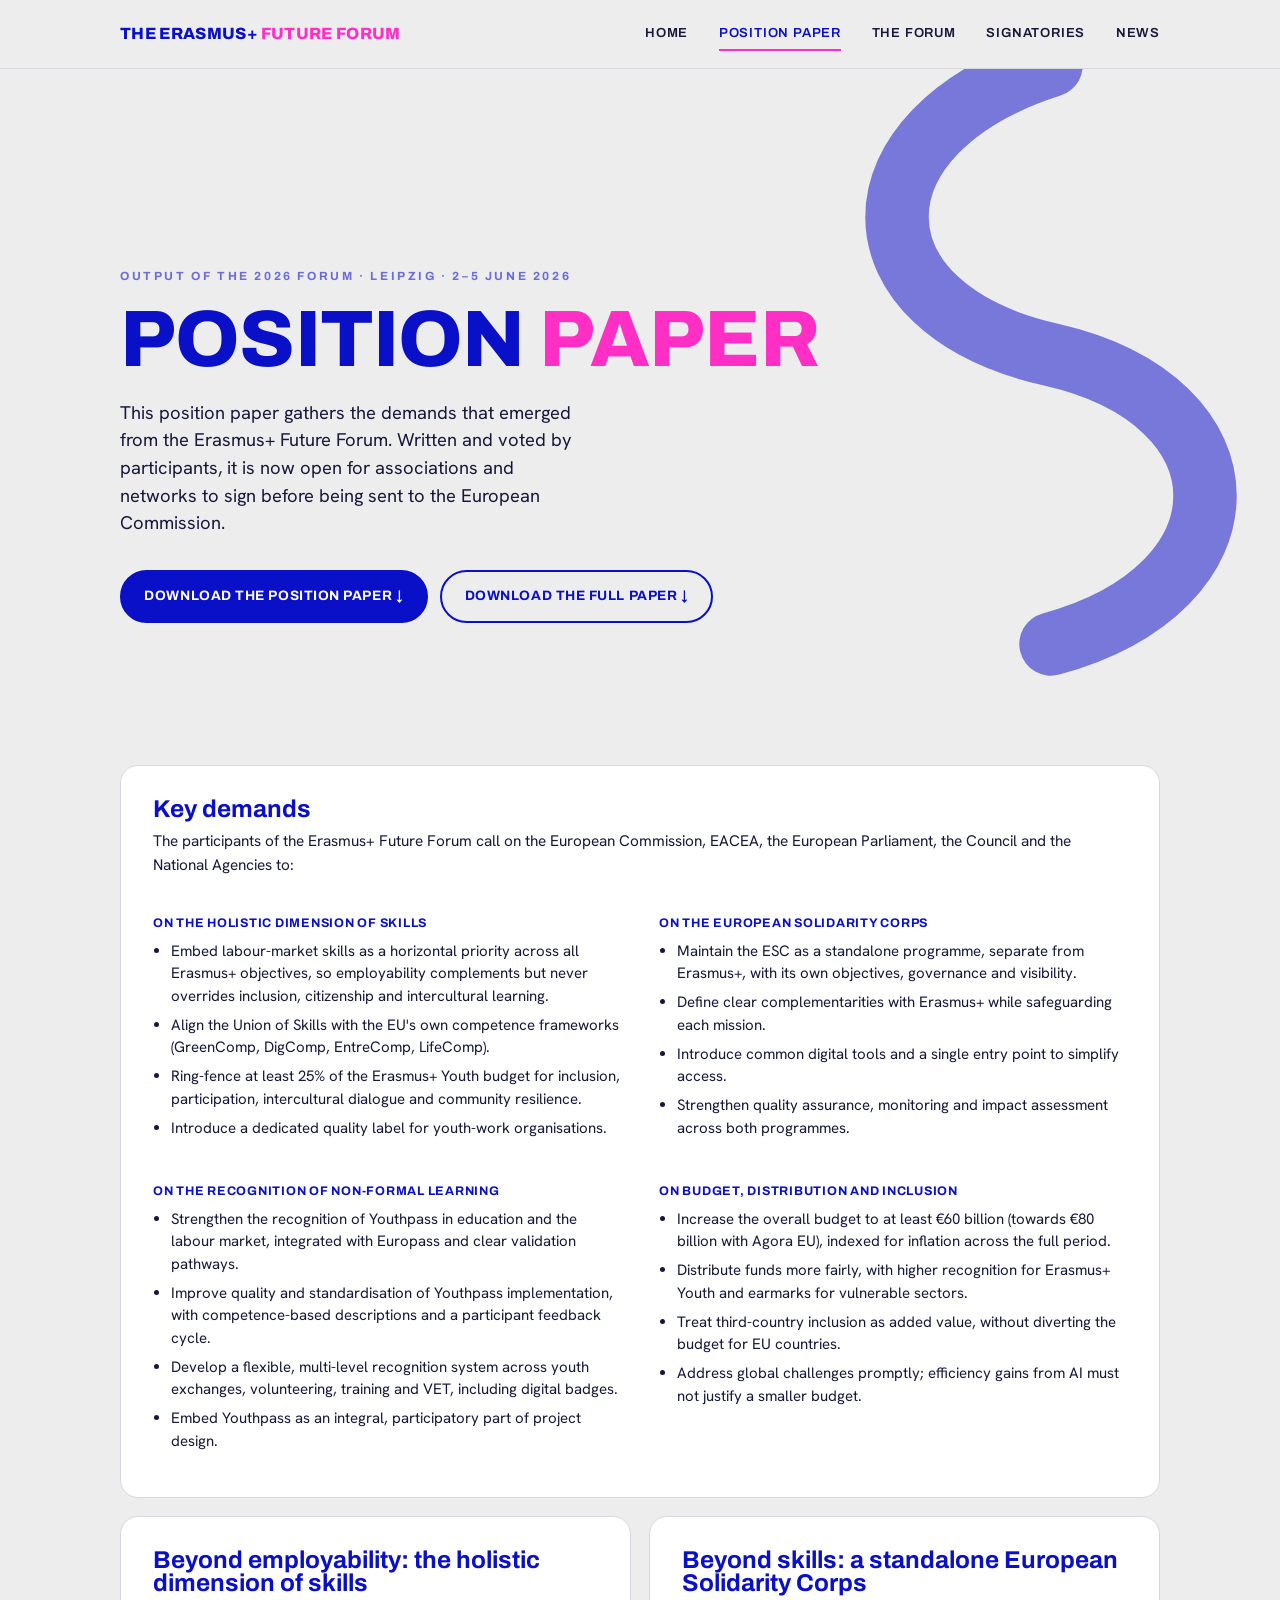
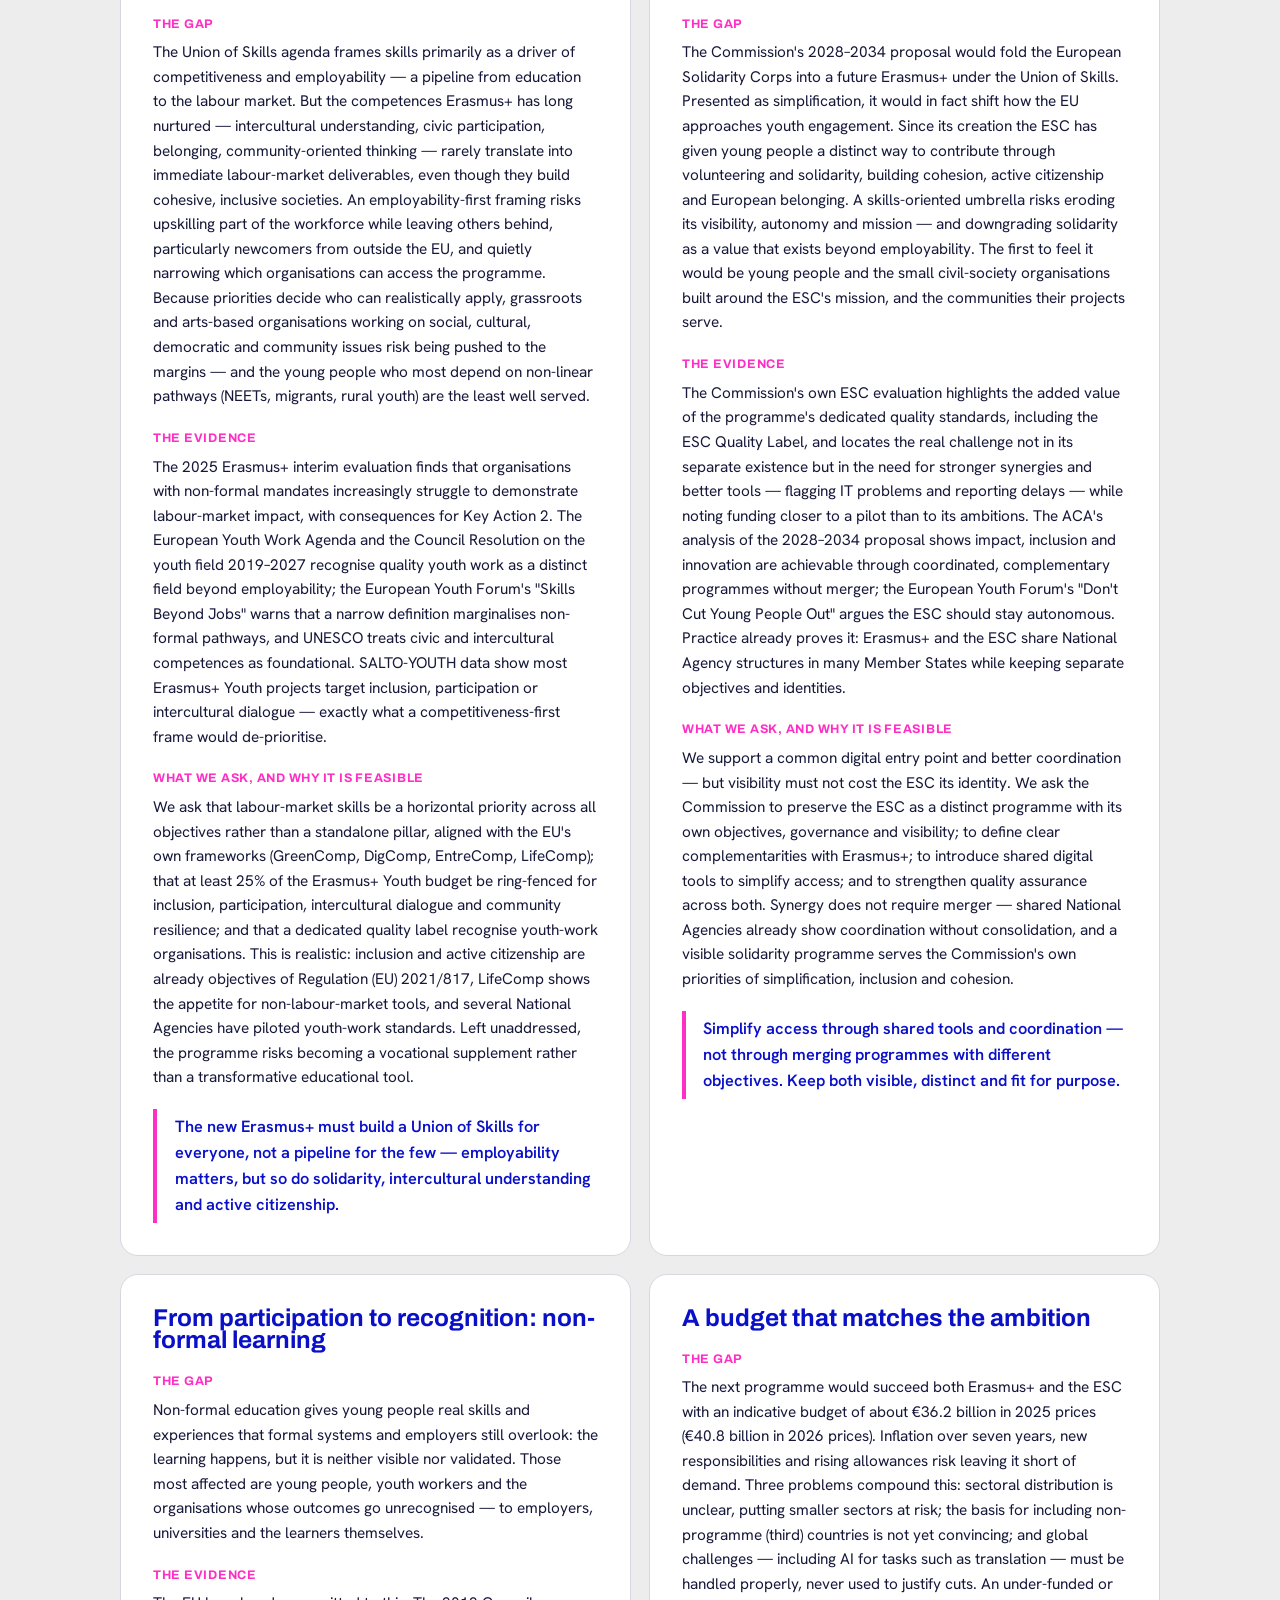
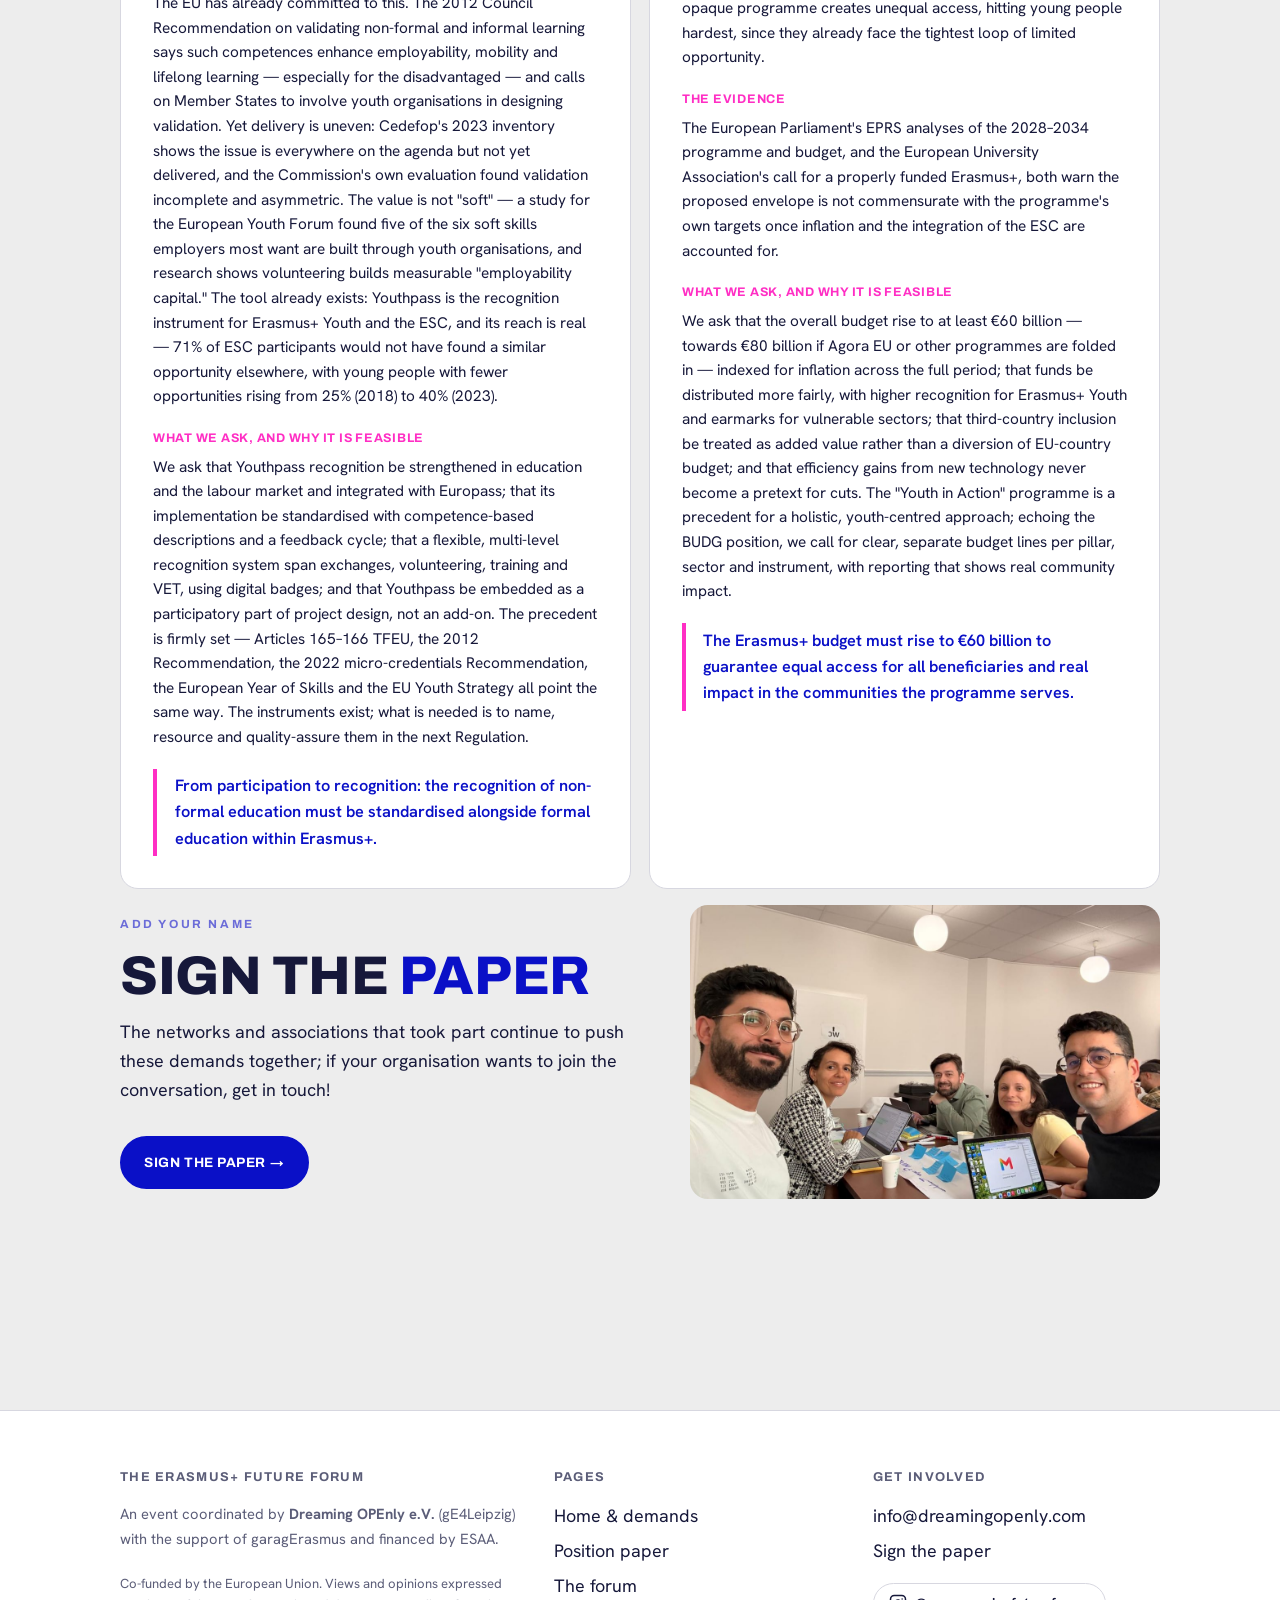
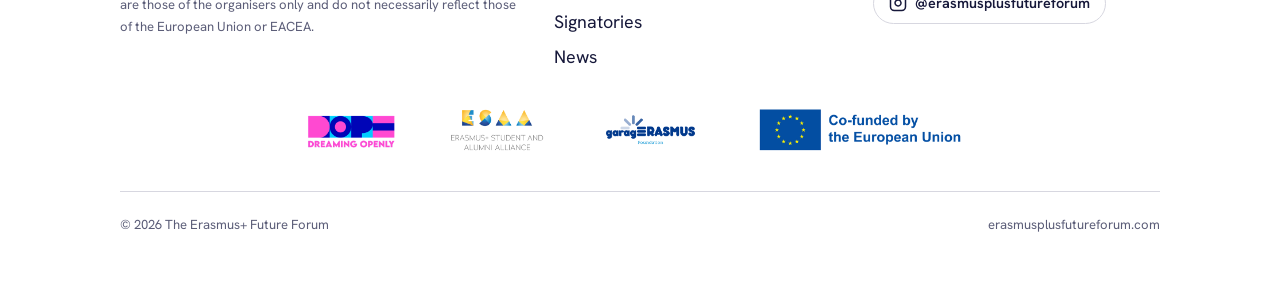
<file: position-paper.html>
<!doctype html>
<html lang="en">
<head>
<meta charset="utf-8">
<meta name="viewport" content="width=device-width, initial-scale=1">
<link rel="icon" type="image/png" href="[data-uri]">
<title>Position Paper — The Erasmus+ Future Forum</title>
<meta name="description" content="Collective position paper of the Erasmus+ Future Forum on the future of the Erasmus+ programme (2028–2034).">
<link rel="preconnect" href="https://fonts.googleapis.com">
<link rel="preconnect" href="https://fonts.gstatic.com" crossorigin>
<link href="https://fonts.googleapis.com/css2?family=Archivo:wght@400;600;700;800;900&family=Hanken+Grotesk:wght@400;500;600;700&display=swap" rel="stylesheet">
<style>
/* ============================================================
   The Erasmus+ Future Forum — shared styles
   Visual identity sampled from the partner deck:
   grey canvas, brand indigo, hot magenta, lilac squiggle.
   ============================================================ */

:root{
  --grey:        #ededed;   /* page canvas (deck #EEEEEE)        */
  --card:        #ffffff;   /* raised surfaces                   */
  --ink:         #16183a;   /* readable dark-indigo body text    */
  --blue:        #0a10c7;   /* brand indigo  (deck #0005B7)      */
  --magenta:     #ff2ec4;   /* hot pink headline accent          */
  --lilac:       #6b6cd8;   /* squiggle / secondary accent       */
  --muted:       #5b5d78;   /* captions, meta                    */
  --line:        #d7d7e0;   /* hairlines                         */

  --maxw: 1120px;
  --gap: clamp(1.25rem, 3vw, 2.5rem);

  --display: 'Archivo', system-ui, sans-serif;
  --body: 'Hanken Grotesk', system-ui, -apple-system, sans-serif;
}

*{box-sizing:border-box}

html{scroll-behavior:smooth}
@media (prefers-reduced-motion: reduce){ html{scroll-behavior:auto} }

body{
  margin:0;
  background:var(--grey);
  color:var(--ink);
  font-family:var(--body);
  font-size:clamp(1rem, 0.55vw + 0.9rem, 1.12rem);
  line-height:1.62;
  -webkit-font-smoothing:antialiased;
  text-rendering:optimizeLegibility;
}

img{max-width:100%;display:block}
a{color:var(--blue)}

.wrap{ max-width:var(--maxw); margin-inline:auto; padding-inline:clamp(1.1rem, 4vw, 2.5rem); }

/* ---------- skip link ---------- */
.skip{
  position:absolute; left:-999px; top:0; z-index:200;
  background:var(--blue); color:#fff; padding:.6rem 1rem; border-radius:0 0 .5rem 0;
}
.skip:focus{left:0}

/* ---------- typography ---------- */
.eyebrow{
  font-family:var(--display);
  font-weight:700;
  text-transform:uppercase;
  letter-spacing:.22em;
  font-size:.74rem;
  color:var(--lilac);
  margin:0 0 1rem;
}
h1,h2,h3{ font-family:var(--display); text-transform:uppercase; line-height:.94; margin:0; }
h1{ font-weight:800; letter-spacing:-.01em; font-size:clamp(2.6rem, 8.5vw, 6.6rem); }
h2{ font-weight:800; letter-spacing:-.005em; font-size:clamp(1.9rem, 4.6vw, 3.4rem); }
h3{ font-weight:700; font-size:clamp(1.15rem, 2vw, 1.5rem); letter-spacing:0; }
.pink{color:var(--magenta)}
.blue{color:var(--blue)}

p{margin:0 0 1.1rem}
.lead{ font-size:clamp(1.15rem, 1.4vw, 1.45rem); line-height:1.5; color:var(--ink); }

/* ---------- nav ---------- */
.nav{
  position:sticky; top:0; z-index:100;
  background:rgba(237,237,237,.86);
  backdrop-filter:blur(10px);
  border-bottom:1px solid var(--line);
}
.nav .wrap{ display:flex; align-items:center; justify-content:space-between; min-height:68px; gap:1rem; }
.brand{
  font-family:var(--display); font-weight:800; text-transform:uppercase;
  letter-spacing:.02em; font-size:1.02rem; text-decoration:none; line-height:1;
  display:inline-flex; align-items:baseline; gap:.18rem; white-space:nowrap;
}
.brand .e{color:var(--blue)} .brand .f{color:var(--magenta)}
.menu{ display:flex; gap:clamp(.8rem,2.4vw,2rem); align-items:center; }
.menu a{
  font-family:var(--display); text-transform:uppercase; text-decoration:none;
  font-weight:600; font-size:.82rem; letter-spacing:.06em; color:var(--ink);
  padding:.35rem 0; border-bottom:2px solid transparent;
}
.menu a:hover{color:var(--blue)}
.menu a[aria-current="page"]{ color:var(--blue); border-bottom-color:var(--magenta); }

/* ---------- buttons ---------- */
.btns{ display:flex; flex-wrap:wrap; gap:.8rem; margin-top:2rem; }
.btn{
  font-family:var(--display); text-transform:uppercase; font-weight:700;
  letter-spacing:.04em; font-size:.85rem; text-decoration:none;
  padding:.85rem 1.4rem; border-radius:999px; border:2px solid var(--blue);
  display:inline-flex; align-items:center; gap:.5rem; transition:transform .15s ease, background .15s ease, color .15s ease;
}
.btn-primary{ background:var(--blue); color:#fff; }
.btn-primary:hover{ background:var(--magenta); border-color:var(--magenta); transform:translateY(-2px); }
.btn-ghost{ background:transparent; color:var(--blue); }
.btn-ghost:hover{ background:var(--blue); color:#fff; transform:translateY(-2px); }
@media (prefers-reduced-motion: reduce){ .btn:hover{transform:none} }

/* ---------- squiggle thread ---------- */
.thread{ width:100%; height:54px; display:block; overflow:visible; }
.thread path{ fill:none; stroke:var(--lilac); stroke-width:16; stroke-linecap:round; }
.thread.blue path{ stroke:var(--blue); }
.thread.pink path{ stroke:var(--magenta); }

/* ---------- sections ---------- */
section{ padding-block:clamp(3rem, 7vw, 6rem); }
.section-head{ max-width:760px; margin-bottom:clamp(1.6rem,4vw,3rem); }
.section-head .eyebrow{margin-bottom:.7rem}

/* ---------- hero ---------- */
.hero{ position:relative; padding-top:clamp(3rem,7vw,5.5rem); padding-bottom:clamp(2rem,5vw,3.5rem); overflow:hidden; }
.hero .wrap{ position:relative; z-index:2; }
.hero h1{ max-width:14ch; }
.hero .lead{ max-width:46ch; margin-top:1.4rem; }
.hero-squiggle{
  position:absolute; z-index:1; right:-4%; top:-6%; width:min(46vw,560px);
  opacity:.9; pointer-events:none;
}
.hero-squiggle path{ fill:none; stroke:var(--lilac); stroke-width:34; stroke-linecap:round; }
@media (max-width:640px){ .hero-squiggle{ opacity:.5; width:70vw; right:-18%; } }

/* ---------- demands ---------- */
.demand-grid{ display:grid; gap:1.1rem; grid-template-columns:repeat(2,1fr); }
@media (max-width:780px){ .demand-grid{ grid-template-columns:1fr; } }
.demand{
  background:var(--card); border-radius:18px; padding:clamp(1.4rem,2.4vw,2rem);
  border:1px solid var(--line); position:relative; overflow:hidden;
  transition:transform .18s ease, box-shadow .18s ease;
}
.demand:hover{ transform:translateY(-4px); box-shadow:0 18px 40px -24px rgba(10,16,199,.4); }
@media (prefers-reduced-motion: reduce){ .demand:hover{transform:none} }
.demand .num{
  font-family:var(--display); font-weight:800; font-size:1rem; letter-spacing:.1em;
  color:var(--magenta); display:block; margin-bottom:.7rem;
}
.demand h3{ margin-bottom:.5rem; color:var(--blue); }
.demand p{ margin:0; color:var(--ink); font-size:.98rem; }

/* ---------- teaser blocks ---------- */
.teaser{ display:grid; grid-template-columns:1.05fr .95fr; gap:clamp(1.4rem,4vw,3.2rem); align-items:center; }
.teaser.reverse{ grid-template-columns:.95fr 1.05fr; }
.teaser.reverse .teaser-media{ order:-1; }
@media (max-width:820px){ .teaser, .teaser.reverse{ grid-template-columns:1fr; } .teaser.reverse .teaser-media{order:0} }
.teaser-media img{ border-radius:18px; width:100%; height:100%; object-fit:cover; aspect-ratio:16/10; }
.teaser h2{ margin-bottom:1rem; }

/* ---------- facts strip ---------- */
.facts{ display:grid; grid-template-columns:repeat(4,1fr); gap:1rem; }
@media (max-width:720px){ .facts{ grid-template-columns:repeat(2,1fr); } }
.fact{ background:var(--card); border:1px solid var(--line); border-radius:16px; padding:1.3rem 1.2rem; }
.fact .big{ font-family:var(--display); font-weight:800; font-size:clamp(2rem,4vw,2.8rem); color:var(--blue); line-height:1; }
.fact .lab{ font-size:.86rem; color:var(--muted); margin-top:.5rem; }

/* ---------- gallery ---------- */
.gallery{ display:grid; grid-template-columns:repeat(6,1fr); gap:1rem; }
.gallery figure{ margin:0; border-radius:16px; overflow:hidden; border:1px solid var(--line); }
.gallery img{ width:100%; height:100%; object-fit:cover; }
.g-wide{ grid-column:span 4; } .g-tall{ grid-column:span 2; }
.g-half{ grid-column:span 3; } .g-third{ grid-column:span 2; }
@media (max-width:760px){
  .gallery{ grid-template-columns:repeat(2,1fr); }
  .g-wide,.g-tall,.g-half,.g-third{ grid-column:span 2; }
}
figcaption{ font-size:.8rem; color:var(--muted); padding:.55rem .7rem; background:var(--card); }

/* ---------- network chips ---------- */
.chips{ display:flex; flex-wrap:wrap; gap:.6rem; margin-top:1.3rem; }
.chip{
  font-family:var(--display); text-transform:uppercase; font-weight:600; font-size:.78rem;
  letter-spacing:.04em; padding:.5rem .9rem; border-radius:999px;
  background:var(--card); border:1px solid var(--line); color:var(--blue);
}
a.chip{ text-decoration:none; transition:border-color .15s ease, color .15s ease; }
a.chip:hover{ border-color:var(--magenta); color:var(--magenta); }

/* ---------- signatories grid ---------- */
.sig-grid{ display:grid; grid-template-columns:repeat(auto-fill, minmax(200px,1fr)); gap:1rem; margin-top:2rem; }
.sig-card{
  display:flex; align-items:center; justify-content:center;
  background:var(--card); border:1px solid var(--line); border-radius:16px;
  padding:1.5rem 1.2rem; min-height:132px; text-decoration:none;
  transition:transform .15s ease, border-color .15s ease, box-shadow .15s ease;
}
.sig-card:hover{ transform:translateY(-4px); border-color:var(--magenta); box-shadow:0 10px 30px rgba(0,0,0,.06); }
.sig-card img{ max-height:76px; max-width:100%; width:auto; object-fit:contain; }
.sig-card.text{
  font-family:var(--display); font-weight:700; text-transform:uppercase;
  letter-spacing:.03em; color:var(--blue); text-align:center;
  font-size:.9rem; line-height:1.3;
}

/* ---------- timeline ---------- */
.steps{ display:grid; grid-template-columns:repeat(3,1fr); gap:1.1rem; }
@media (max-width:760px){ .steps{ grid-template-columns:1fr; } }
.step{ background:var(--card); border:1px solid var(--line); border-radius:18px; padding:1.5rem; }
.step .mon{ font-family:var(--display); font-weight:800; text-transform:uppercase; color:var(--magenta); letter-spacing:.08em; font-size:.9rem; }
.step h3{ margin:.6rem 0 .5rem; color:var(--blue); }
.step p{ margin:0; font-size:.95rem; }

/* ---------- prose (position paper) ---------- */
.prose{ max-width:72ch; }
.prose h2{ margin:2.6rem 0 1rem; color:var(--blue); }
.prose h2:first-of-type{ margin-top:1rem; }
.prose h3{ margin:1.8rem 0 .6rem; color:var(--magenta); text-transform:none; letter-spacing:0; }
.prose ul{ padding-left:1.2rem; margin:0 0 1.1rem; }
.prose li{ margin-bottom:.5rem; }
.prose .kicker{ color:var(--muted); font-style:italic; }

.toc{
  background:var(--card); border:1px solid var(--line); border-radius:18px;
  padding:1.5rem 1.6rem; margin-bottom:2.5rem;
}
.toc .eyebrow{margin-bottom:.8rem}
.toc ol{ margin:0; padding-left:1.2rem; columns:2; column-gap:2rem; }
@media (max-width:620px){ .toc ol{ columns:1; } }
.toc a{ text-decoration:none; }
.toc a:hover{ text-decoration:underline; }

.note{
  border-left:4px solid var(--magenta); background:#fff;
  padding:1rem 1.2rem; border-radius:0 12px 12px 0; margin:1.5rem 0;
  font-size:.95rem; color:var(--muted);
}
.prose blockquote{
  margin:1.8rem 0; padding:.2rem 0 .2rem 1.4rem;
  border-left:4px solid var(--magenta);
  font-family:var(--body); font-weight:600; font-style:normal;
  font-size:clamp(1.1rem,1.6vw,1.35rem); line-height:1.4; color:var(--blue);
}
.prose blockquote p{margin:0}
.demand .asks{ margin:.6rem 0 0; padding-left:1.05rem; }
.demand .asks li{ margin-bottom:.35rem; font-size:.95rem; color:var(--ink); }

/* ---------- footer ---------- */
.foot{ background:#fff; border-top:1px solid var(--line); margin-top:2rem; }
.foot .wrap{ padding-block:clamp(2.5rem,5vw,3.5rem); }
.foot-grid{ display:grid; grid-template-columns:1.4fr 1fr 1fr; gap:2rem; }
@media (max-width:720px){ .foot-grid{ grid-template-columns:1fr; gap:1.5rem; } }
.foot h4{ font-family:var(--display); text-transform:uppercase; letter-spacing:.1em; font-size:.8rem; color:var(--muted); margin:0 0 .8rem; }
.foot a{ color:var(--ink); text-decoration:none; display:block; margin-bottom:.4rem; }
.foot a:hover{ color:var(--blue); }
.foot .partners{ font-size:.92rem; color:var(--muted); line-height:1.7; }
.foot .eu{ font-size:.82rem; color:var(--muted); margin-top:1.4rem; }
.foot-bottom{ border-top:1px solid var(--line); margin-top:2rem; padding-top:1.4rem; font-size:.82rem; color:var(--muted); display:flex; justify-content:space-between; flex-wrap:wrap; gap:.5rem; }

/* ---------- scroll reveal ---------- */
.reveal{ opacity:0; transform:translateY(18px); transition:opacity .6s ease, transform .6s ease; }
.reveal.in{ opacity:1; transform:none; }
@media (prefers-reduced-motion: reduce){ .reveal{ opacity:1; transform:none; transition:none; } }

:focus-visible{ outline:3px solid var(--magenta); outline-offset:3px; border-radius:4px; }

/* ---------- paper blocks (position paper) ---------- */
.paper-block{ background:var(--card); border:1px solid var(--line); border-radius:18px; padding:clamp(1.4rem,2.5vw,2.2rem); }
.paper-block.wide{ margin-bottom:1.1rem; }
.paper-block h3{ color:var(--blue); text-transform:none; letter-spacing:0; font-size:clamp(1.2rem,1.9vw,1.55rem); margin-bottom:.5rem; }
.paper-block h4{ font-family:var(--display); font-weight:700; text-transform:uppercase; letter-spacing:.06em; font-size:.78rem; color:var(--magenta); margin:1.2rem 0 .4rem; }
.paper-block p{ font-size:.96rem; line-height:1.6; margin:0 0 .8rem; }
.paper-block ul{ padding-left:1.1rem; margin:.3rem 0 .8rem; }
.paper-block li{ margin-bottom:.4rem; font-size:.94rem; line-height:1.5; }
.paper-block blockquote{ margin:1.2rem 0 0; padding:.3rem 0 .3rem 1.1rem; border-left:4px solid var(--magenta); font-weight:600; color:var(--blue); font-size:1.02rem; line-height:1.4; }
.paper-block blockquote p{ margin:0; font-size:1.02rem; }
.block-grid{ display:grid; grid-template-columns:repeat(2,1fr); gap:1.1rem; }
@media (max-width:820px){ .block-grid{ grid-template-columns:1fr; } }
.demand-subgrid{ display:grid; grid-template-columns:repeat(2,1fr); gap:.6rem 2.4rem; margin-top:1rem; }
@media (max-width:680px){ .demand-subgrid{ grid-template-columns:1fr; } }
.demand-subgrid h4{ color:var(--blue); }

/* ---------- footer logo strip ---------- */
.foot-logos{ display:flex; flex-wrap:wrap; align-items:center; justify-content:center; gap:clamp(1.6rem,4vw,3.2rem); padding:1.8rem 0 .4rem; }
.foot-logos img{ height:46px; width:auto; }
@media (max-width:520px){ .foot-logos img{ height:36px; } }
.ig-btn{ display:inline-flex !important; align-items:center; gap:.5rem; margin-top:.7rem; padding:.5rem .95rem; border:1px solid var(--line); border-radius:999px; color:var(--blue); text-decoration:none; font-weight:600; font-size:.9rem; width:max-content; transition:border-color .15s ease, color .15s ease; }
.ig-btn:hover{ border-color:var(--magenta); color:var(--magenta); }
.ig-btn svg{ width:18px; height:18px; flex:none; }

/* ---------- taller hero (so the squiggle reads fully) ---------- */
@media (min-width:641px){ .hero-tall{ min-height:680px; display:flex; flex-direction:column; justify-content:center; } .hero-tall > .wrap{ width:100%; } }


/* --- mobile nav + horizontal-overflow fix --- */
html,body{ overflow-x:clip; }
@media (max-width:640px){
  .nav .wrap{ flex-wrap:wrap; justify-content:center; gap:.35rem .9rem; min-height:0; padding-top:.55rem; padding-bottom:.55rem; }
  .brand{ width:100%; justify-content:center; text-align:center; white-space:normal; font-size:.95rem; }
  .menu{ width:100%; justify-content:center; flex-wrap:wrap; gap:.4rem 1.15rem; }
  .menu a{ font-size:.78rem; padding:.15rem 0; }
}
</style>
</head>
<body>
<a class="skip" href="#main">Skip to content</a>

<!--
  ================= HOW TO EDIT THIS PAGE =================
  Any WORDS you see below are safe to change: find the text,
  type over it, save. Don't change anything inside < > tags,
  and don't touch styles.css unless you know CSS.
  The paper is built as blocks: the full-width "Key demands"
  block, then four topic blocks. Edit the text inside each.
  ========================================================
-->

<header class="nav">
  <div class="wrap">
    <a class="brand" href="index.html"><span class="e">The&nbsp;Erasmus+</span><span class="f">Future Forum</span></a>
    <nav class="menu" aria-label="Primary">
      <a href="index.html">Home</a>
      <a href="position-paper.html" aria-current="page">Position Paper</a>
      <a href="the-forum.html">The Forum</a>
      <a href="signatories.html">Signatories</a>
      <a href="news/index.html">News</a>
    </nav>
  </div>
</header>

<main id="main">

  <section class="hero hero-tall" style="padding-bottom:1rem">
    <svg class="hero-squiggle" viewBox="0 0 300 380" aria-hidden="true">
      <path d="M150,20 C40,55 40,150 150,175 C260,200 260,300 150,330"/>
    </svg>
    <div class="wrap reveal">
      <p class="eyebrow">Output of the 2026 Forum · Leipzig · 2–5 June 2026</p>
      <h1 style="font-size:clamp(2.4rem,7vw,5rem)"><span class="blue">Position</span> <span class="pink">Paper</span></h1>
      <p class="lead">This position paper gathers the demands that emerged from the Erasmus+ Future Forum. Written and voted by participants, it is now open for associations and networks to sign before being sent to the European Commission.</p>
      <div class="btns">
        <a class="btn btn-primary" href="https://drive.google.com/file/d/1ovbZzFILd3L81iN1ClQUaOsZmZpIJGCT/view?usp=sharing" target="_blank" rel="noopener">Download the Position Paper ↓</a>
        <a class="btn btn-ghost" href="https://drive.google.com/file/d/1HKeJYoeJ0gmeIdBENLBiDwyY8B8nNuCM/view?usp=sharing" target="_blank" rel="noopener">Download the Full Paper ↓</a>
      </div>
    </div>
  </section>

  <section style="padding-top:1rem">
    <div class="wrap">

      <!-- KEY DEMANDS — full-width block -->
      <article class="paper-block wide">
        <h3>Key demands</h3>
        <p>The participants of the Erasmus+ Future Forum call on the European Commission, EACEA, the European Parliament, the Council and the National Agencies to:</p>
        <div class="demand-subgrid">
          <div>
            <h4>On the holistic dimension of skills</h4>
            <ul>
              <li>Embed labour-market skills as a horizontal priority across all Erasmus+ objectives, so employability complements but never overrides inclusion, citizenship and intercultural learning.</li>
              <li>Align the Union of Skills with the EU's own competence frameworks (GreenComp, DigComp, EntreComp, LifeComp).</li>
              <li>Ring-fence at least 25% of the Erasmus+ Youth budget for inclusion, participation, intercultural dialogue and community resilience.</li>
              <li>Introduce a dedicated quality label for youth-work organisations.</li>
            </ul>
          </div>
          <div>
            <h4>On the European Solidarity Corps</h4>
            <ul>
              <li>Maintain the ESC as a standalone programme, separate from Erasmus+, with its own objectives, governance and visibility.</li>
              <li>Define clear complementarities with Erasmus+ while safeguarding each mission.</li>
              <li>Introduce common digital tools and a single entry point to simplify access.</li>
              <li>Strengthen quality assurance, monitoring and impact assessment across both programmes.</li>
            </ul>
          </div>
          <div>
            <h4>On the recognition of non-formal learning</h4>
            <ul>
              <li>Strengthen the recognition of Youthpass in education and the labour market, integrated with Europass and clear validation pathways.</li>
              <li>Improve quality and standardisation of Youthpass implementation, with competence-based descriptions and a participant feedback cycle.</li>
              <li>Develop a flexible, multi-level recognition system across youth exchanges, volunteering, training and VET, including digital badges.</li>
              <li>Embed Youthpass as an integral, participatory part of project design.</li>
            </ul>
          </div>
          <div>
            <h4>On budget, distribution and inclusion</h4>
            <ul>
              <li>Increase the overall budget to at least €60 billion (towards €80 billion with Agora EU), indexed for inflation across the full period.</li>
              <li>Distribute funds more fairly, with higher recognition for Erasmus+ Youth and earmarks for vulnerable sectors.</li>
              <li>Treat third-country inclusion as added value, without diverting the budget for EU countries.</li>
              <li>Address global challenges promptly; efficiency gains from AI must not justify a smaller budget.</li>
            </ul>
          </div>
        </div>
      </article>

      <!-- FOUR TOPIC BLOCKS -->
      <div class="block-grid">

        <article class="paper-block">
          <h3>Beyond employability: the holistic dimension of skills</h3>
          <h4>The gap</h4>
          <p>The Union of Skills agenda frames skills primarily as a driver of competitiveness and employability — a pipeline from education to the labour market. But the competences Erasmus+ has long nurtured — intercultural understanding, civic participation, belonging, community-oriented thinking — rarely translate into immediate labour-market deliverables, even though they build cohesive, inclusive societies. An employability-first framing risks upskilling part of the workforce while leaving others behind, particularly newcomers from outside the EU, and quietly narrowing which organisations can access the programme. Because priorities decide who can realistically apply, grassroots and arts-based organisations working on social, cultural, democratic and community issues risk being pushed to the margins — and the young people who most depend on non-linear pathways (NEETs, migrants, rural youth) are the least well served.</p>
          <h4>The evidence</h4>
          <p>The 2025 Erasmus+ interim evaluation finds that organisations with non-formal mandates increasingly struggle to demonstrate labour-market impact, with consequences for Key Action 2. The European Youth Work Agenda and the Council Resolution on the youth field 2019–2027 recognise quality youth work as a distinct field beyond employability; the European Youth Forum's "Skills Beyond Jobs" warns that a narrow definition marginalises non-formal pathways, and UNESCO treats civic and intercultural competences as foundational. SALTO-YOUTH data show most Erasmus+ Youth projects target inclusion, participation or intercultural dialogue — exactly what a competitiveness-first frame would de-prioritise.</p>
          <h4>What we ask, and why it is feasible</h4>
          <p>We ask that labour-market skills be a horizontal priority across all objectives rather than a standalone pillar, aligned with the EU's own frameworks (GreenComp, DigComp, EntreComp, LifeComp); that at least 25% of the Erasmus+ Youth budget be ring-fenced for inclusion, participation, intercultural dialogue and community resilience; and that a dedicated quality label recognise youth-work organisations. This is realistic: inclusion and active citizenship are already objectives of Regulation (EU) 2021/817, LifeComp shows the appetite for non-labour-market tools, and several National Agencies have piloted youth-work standards. Left unaddressed, the programme risks becoming a vocational supplement rather than a transformative educational tool.</p>
          <blockquote><p>The new Erasmus+ must build a Union of Skills for everyone, not a pipeline for the few — employability matters, but so do solidarity, intercultural understanding and active citizenship.</p></blockquote>
        </article>

        <article class="paper-block">
          <h3>Beyond skills: a standalone European Solidarity Corps</h3>
          <h4>The gap</h4>
          <p>The Commission's 2028–2034 proposal would fold the European Solidarity Corps into a future Erasmus+ under the Union of Skills. Presented as simplification, it would in fact shift how the EU approaches youth engagement. Since its creation the ESC has given young people a distinct way to contribute through volunteering and solidarity, building cohesion, active citizenship and European belonging. A skills-oriented umbrella risks eroding its visibility, autonomy and mission — and downgrading solidarity as a value that exists beyond employability. The first to feel it would be young people and the small civil-society organisations built around the ESC's mission, and the communities their projects serve.</p>
          <h4>The evidence</h4>
          <p>The Commission's own ESC evaluation highlights the added value of the programme's dedicated quality standards, including the ESC Quality Label, and locates the real challenge not in its separate existence but in the need for stronger synergies and better tools — flagging IT problems and reporting delays — while noting funding closer to a pilot than to its ambitions. The ACA's analysis of the 2028–2034 proposal shows impact, inclusion and innovation are achievable through coordinated, complementary programmes without merger; the European Youth Forum's "Don't Cut Young People Out" argues the ESC should stay autonomous. Practice already proves it: Erasmus+ and the ESC share National Agency structures in many Member States while keeping separate objectives and identities.</p>
          <h4>What we ask, and why it is feasible</h4>
          <p>We support a common digital entry point and better coordination — but visibility must not cost the ESC its identity. We ask the Commission to preserve the ESC as a distinct programme with its own objectives, governance and visibility; to define clear complementarities with Erasmus+; to introduce shared digital tools to simplify access; and to strengthen quality assurance across both. Synergy does not require merger — shared National Agencies already show coordination without consolidation, and a visible solidarity programme serves the Commission's own priorities of simplification, inclusion and cohesion.</p>
          <blockquote><p>Simplify access through shared tools and coordination — not through merging programmes with different objectives. Keep both visible, distinct and fit for purpose.</p></blockquote>
        </article>

        <article class="paper-block">
          <h3>From participation to recognition: non-formal learning</h3>
          <h4>The gap</h4>
          <p>Non-formal education gives young people real skills and experiences that formal systems and employers still overlook: the learning happens, but it is neither visible nor validated. Those most affected are young people, youth workers and the organisations whose outcomes go unrecognised — to employers, universities and the learners themselves.</p>
          <h4>The evidence</h4>
          <p>The EU has already committed to this. The 2012 Council Recommendation on validating non-formal and informal learning says such competences enhance employability, mobility and lifelong learning — especially for the disadvantaged — and calls on Member States to involve youth organisations in designing validation. Yet delivery is uneven: Cedefop's 2023 inventory shows the issue is everywhere on the agenda but not yet delivered, and the Commission's own evaluation found validation incomplete and asymmetric. The value is not "soft" — a study for the European Youth Forum found five of the six soft skills employers most want are built through youth organisations, and research shows volunteering builds measurable "employability capital." The tool already exists: Youthpass is the recognition instrument for Erasmus+ Youth and the ESC, and its reach is real — 71% of ESC participants would not have found a similar opportunity elsewhere, with young people with fewer opportunities rising from 25% (2018) to 40% (2023).</p>
          <h4>What we ask, and why it is feasible</h4>
          <p>We ask that Youthpass recognition be strengthened in education and the labour market and integrated with Europass; that its implementation be standardised with competence-based descriptions and a feedback cycle; that a flexible, multi-level recognition system span exchanges, volunteering, training and VET, using digital badges; and that Youthpass be embedded as a participatory part of project design, not an add-on. The precedent is firmly set — Articles 165–166 TFEU, the 2012 Recommendation, the 2022 micro-credentials Recommendation, the European Year of Skills and the EU Youth Strategy all point the same way. The instruments exist; what is needed is to name, resource and quality-assure them in the next Regulation.</p>
          <blockquote><p>From participation to recognition: the recognition of non-formal education must be standardised alongside formal education within Erasmus+.</p></blockquote>
        </article>

        <article class="paper-block">
          <h3>A budget that matches the ambition</h3>
          <h4>The gap</h4>
          <p>The next programme would succeed both Erasmus+ and the ESC with an indicative budget of about €36.2 billion in 2025 prices (€40.8 billion in 2026 prices). Inflation over seven years, new responsibilities and rising allowances risk leaving it short of demand. Three problems compound this: sectoral distribution is unclear, putting smaller sectors at risk; the basis for including non-programme (third) countries is not yet convincing; and global challenges — including AI for tasks such as translation — must be handled properly, never used to justify cuts. An under-funded or opaque programme creates unequal access, hitting young people hardest, since they already face the tightest loop of limited opportunity.</p>
          <h4>The evidence</h4>
          <p>The European Parliament's EPRS analyses of the 2028–2034 programme and budget, and the European University Association's call for a properly funded Erasmus+, both warn the proposed envelope is not commensurate with the programme's own targets once inflation and the integration of the ESC are accounted for.</p>
          <h4>What we ask, and why it is feasible</h4>
          <p>We ask that the overall budget rise to at least €60 billion — towards €80 billion if Agora EU or other programmes are folded in — indexed for inflation across the full period; that funds be distributed more fairly, with higher recognition for Erasmus+ Youth and earmarks for vulnerable sectors; that third-country inclusion be treated as added value rather than a diversion of EU-country budget; and that efficiency gains from new technology never become a pretext for cuts. The "Youth in Action" programme is a precedent for a holistic, youth-centred approach; echoing the BUDG position, we call for clear, separate budget lines per pillar, sector and instrument, with reporting that shows real community impact.</p>
          <blockquote><p>The Erasmus+ budget must rise to €60 billion to guarantee equal access for all beneficiaries and real impact in the communities the programme serves.</p></blockquote>
        </article>

      </div>

    </div>
  <!-- SIGN -->
  <section id="sign" style="padding-top:1rem">
    <div class="wrap">
      <div class="teaser reveal">
        <div class="teaser-body">
          <p class="eyebrow">Add your name</p>
          <h2>Sign the <span class="blue">paper</span></h2>
          <p>The networks and associations that took part continue to push these demands together; if your organisation wants to join the conversation, get in touch!</p>
          <div class="btns">
            <a class="btn btn-primary" href="https://tally.so/r/lbZJpB" target="_blank" rel="noopener">Sign the paper →</a>
          </div>
        </div>
        <div class="teaser-media"><img src="[data-uri]" alt="Participants co-writing at a laptop during a collaborative session."></div>
      </div>
    </div>
  </section>

</main>

<footer class="foot">
  <div class="wrap">
    <div class="foot-grid">
      <div>
        <h4>The Erasmus+ Future Forum</h4>
        <p class="partners">An event coordinated by <strong>Dreaming OPEnly e.V.</strong> (gE4Leipzig) with the support of garagErasmus and financed by ESAA.</p>
        <p class="eu">Co-funded by the European Union. Views and opinions expressed are those of the organisers only and do not necessarily reflect those of the European Union or EACEA.</p>
      </div>
      <div>
        <h4>Pages</h4>
        <a href="index.html">Home &amp; demands</a>
        <a href="position-paper.html">Position paper</a>
        <a href="the-forum.html">The forum</a>
        <a href="signatories.html">Signatories</a>
        <a href="news/index.html">News</a>
      </div>
      <div>
        <h4>Get involved</h4>
        <a href="mailto:info@dreamingopenly.com">info@dreamingopenly.com</a>
        <a href="https://tally.so/r/lbZJpB" target="_blank" rel="noopener">Sign the paper</a>
        <a class="ig-btn" href="https://www.instagram.com/erasmusplusfutureforum/" target="_blank" rel="noopener" aria-label="Instagram: @erasmusplusfutureforum"><svg viewBox="0 0 24 24" fill="none" stroke="currentColor" stroke-width="2" stroke-linecap="round" stroke-linejoin="round" aria-hidden="true"><rect x="2" y="2" width="20" height="20" rx="5" ry="5"></rect><path d="M16 11.37A4 4 0 1 1 12.63 8 4 4 0 0 1 16 11.37z"></path><line x1="17.5" y1="6.5" x2="17.51" y2="6.5"></line></svg>@erasmusplusfutureforum</a>
      </div>
    </div>
    <div class="foot-logos">
      <img src="[data-uri]" alt="Dreaming OPEnly">
      <img src="[data-uri]" alt="ESAA — Erasmus+ Student and Alumni Alliance">
      <img src="[data-uri]" alt="garagErasmus">
      <img src="[data-uri]" alt="Co-funded by the European Union">
    </div>
    <div class="foot-bottom">
      <span>© 2026 The Erasmus+ Future Forum</span>
      <span>erasmusplusfutureforum.com</span>
    </div>
  </div>
</footer>

<script>
// Scroll reveal — respects reduced-motion (CSS handles the fallback).
(function () {
  var els = document.querySelectorAll('.reveal');
  if (!('IntersectionObserver' in window) || window.matchMedia('(prefers-reduced-motion: reduce)').matches) {
    els.forEach(function (el) { el.classList.add('in'); });
    return;
  }
  var io = new IntersectionObserver(function (entries) {
    entries.forEach(function (e) {
      if (e.isIntersecting) { e.target.classList.add('in'); io.unobserve(e.target); }
    });
  }, { threshold: 0, rootMargin: '0px 0px -8% 0px' });
  els.forEach(function (el) { io.observe(el); });
})();

</script>
</body>
</html>
</file>
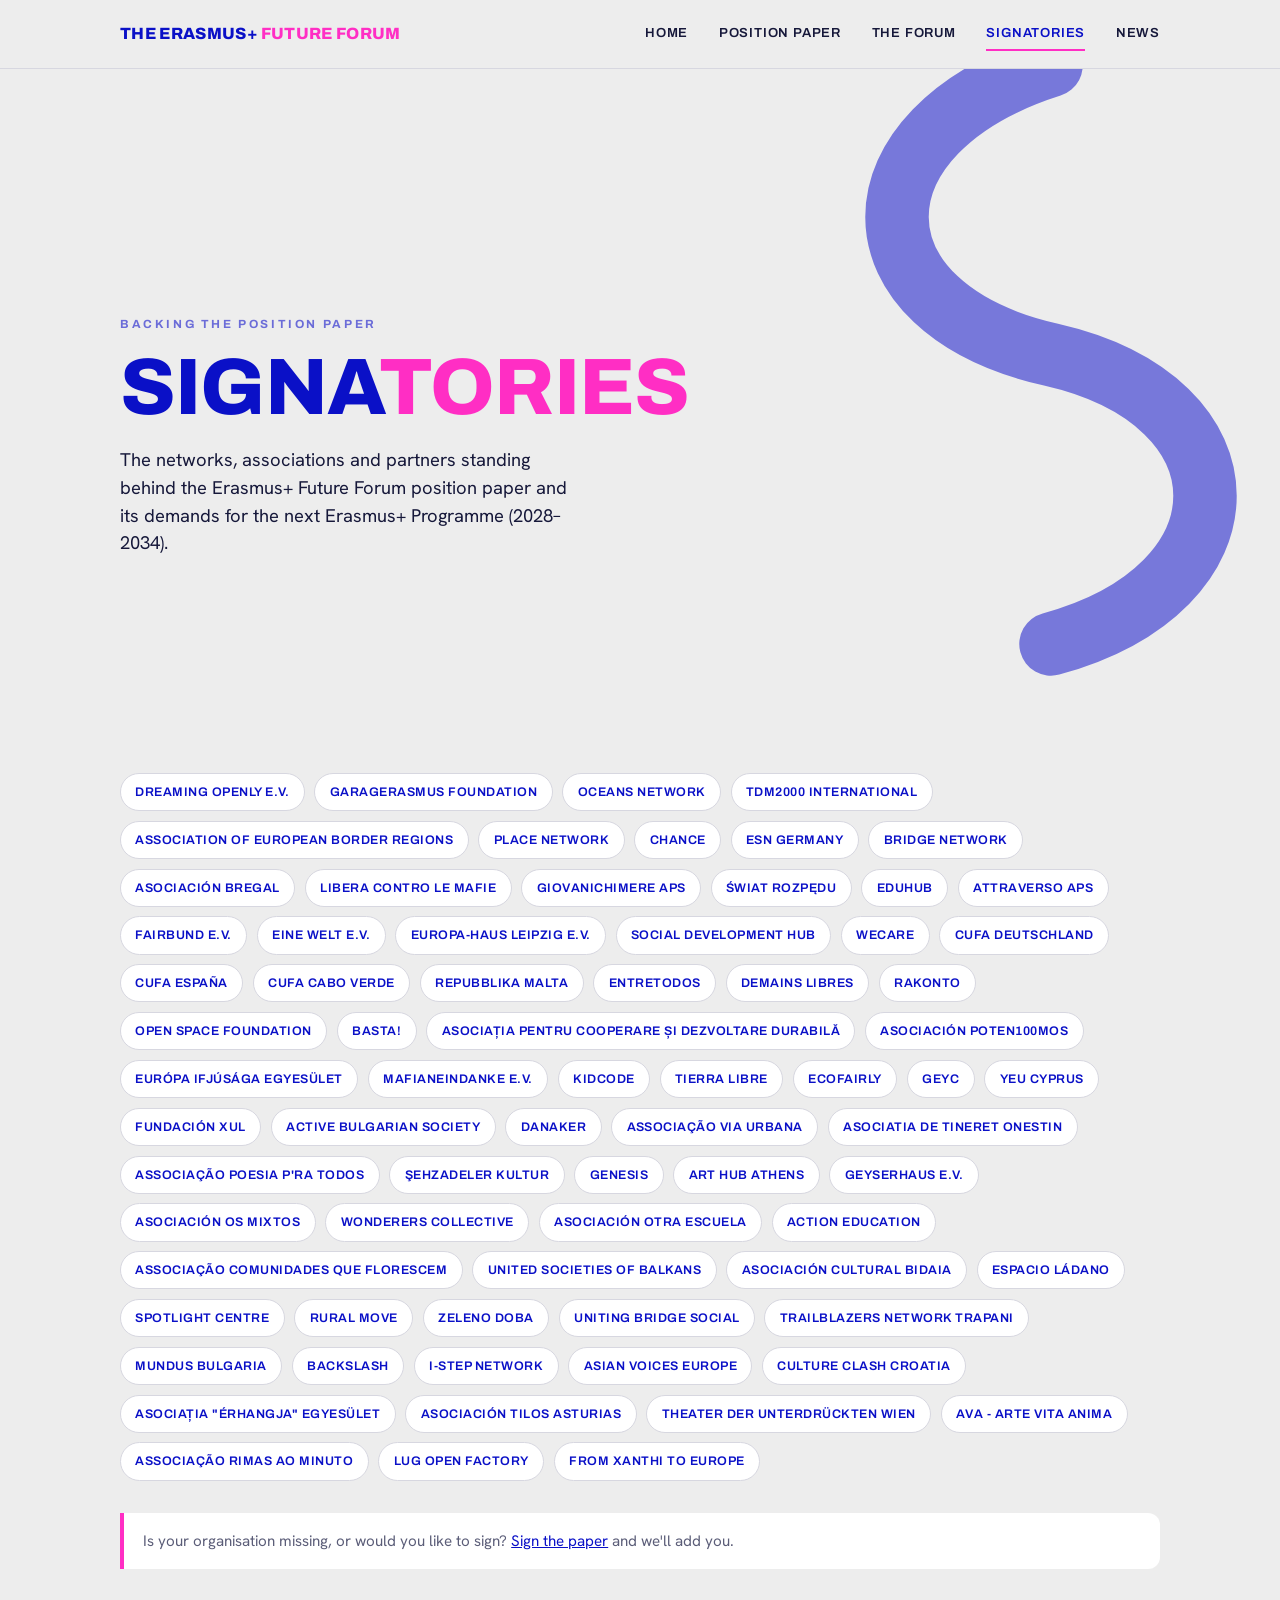
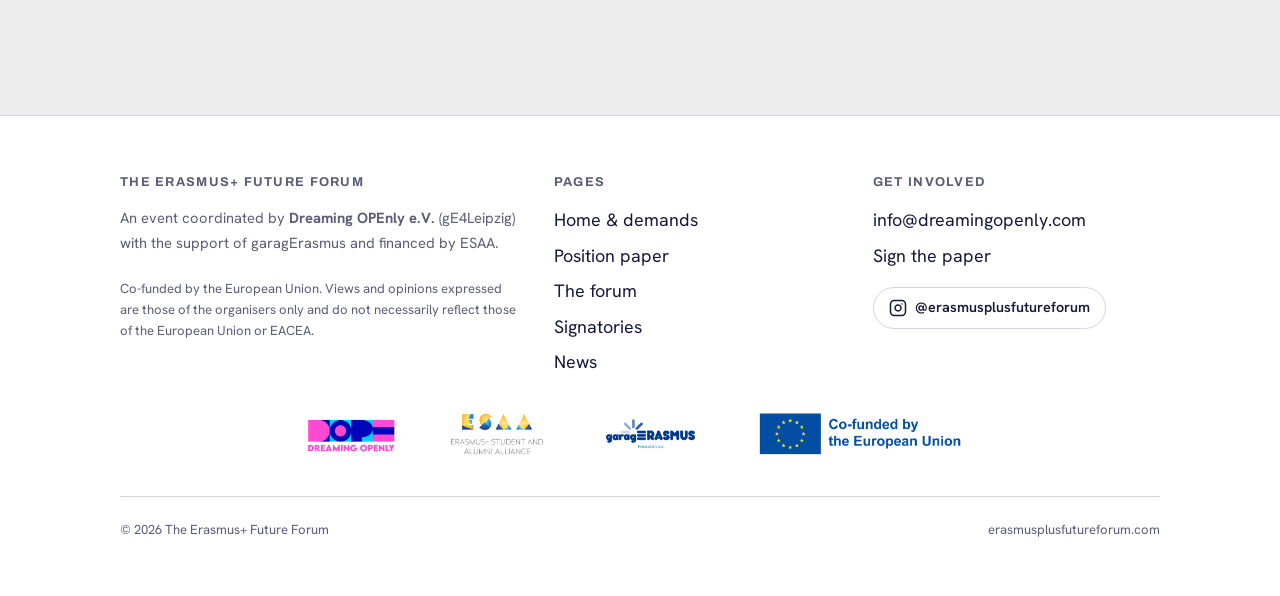
<file: signatories.html>
<!doctype html>
<html lang="en">
<head>
<meta charset="utf-8">
<meta name="viewport" content="width=device-width, initial-scale=1">
<link rel="icon" type="image/png" href="[data-uri]">
<title>Signatories — The Erasmus+ Future Forum</title>
<meta name="description" content="The networks and associations signing the Erasmus+ Future Forum position paper.">
<link rel="preconnect" href="https://fonts.googleapis.com">
<link rel="preconnect" href="https://fonts.gstatic.com" crossorigin>
<link href="https://fonts.googleapis.com/css2?family=Archivo:wght@400;600;700;800;900&family=Hanken+Grotesk:wght@400;500;600;700&display=swap" rel="stylesheet">
<style>
/* ============================================================
   The Erasmus+ Future Forum — shared styles
   Visual identity sampled from the partner deck:
   grey canvas, brand indigo, hot magenta, lilac squiggle.
   ============================================================ */

:root{
  --grey:        #ededed;   /* page canvas (deck #EEEEEE)        */
  --card:        #ffffff;   /* raised surfaces                   */
  --ink:         #16183a;   /* readable dark-indigo body text    */
  --blue:        #0a10c7;   /* brand indigo  (deck #0005B7)      */
  --magenta:     #ff2ec4;   /* hot pink headline accent          */
  --lilac:       #6b6cd8;   /* squiggle / secondary accent       */
  --muted:       #5b5d78;   /* captions, meta                    */
  --line:        #d7d7e0;   /* hairlines                         */

  --maxw: 1120px;
  --gap: clamp(1.25rem, 3vw, 2.5rem);

  --display: 'Archivo', system-ui, sans-serif;
  --body: 'Hanken Grotesk', system-ui, -apple-system, sans-serif;
}

*{box-sizing:border-box}

html{scroll-behavior:smooth}
@media (prefers-reduced-motion: reduce){ html{scroll-behavior:auto} }

body{
  margin:0;
  background:var(--grey);
  color:var(--ink);
  font-family:var(--body);
  font-size:clamp(1rem, 0.55vw + 0.9rem, 1.12rem);
  line-height:1.62;
  -webkit-font-smoothing:antialiased;
  text-rendering:optimizeLegibility;
}

img{max-width:100%;display:block}
a{color:var(--blue)}

.wrap{ max-width:var(--maxw); margin-inline:auto; padding-inline:clamp(1.1rem, 4vw, 2.5rem); }

/* ---------- skip link ---------- */
.skip{
  position:absolute; left:-999px; top:0; z-index:200;
  background:var(--blue); color:#fff; padding:.6rem 1rem; border-radius:0 0 .5rem 0;
}
.skip:focus{left:0}

/* ---------- typography ---------- */
.eyebrow{
  font-family:var(--display);
  font-weight:700;
  text-transform:uppercase;
  letter-spacing:.22em;
  font-size:.74rem;
  color:var(--lilac);
  margin:0 0 1rem;
}
h1,h2,h3{ font-family:var(--display); text-transform:uppercase; line-height:.94; margin:0; }
h1{ font-weight:800; letter-spacing:-.01em; font-size:clamp(2.6rem, 8.5vw, 6.6rem); }
h2{ font-weight:800; letter-spacing:-.005em; font-size:clamp(1.9rem, 4.6vw, 3.4rem); }
h3{ font-weight:700; font-size:clamp(1.15rem, 2vw, 1.5rem); letter-spacing:0; }
.pink{color:var(--magenta)}
.blue{color:var(--blue)}

p{margin:0 0 1.1rem}
.lead{ font-size:clamp(1.15rem, 1.4vw, 1.45rem); line-height:1.5; color:var(--ink); }

/* ---------- nav ---------- */
.nav{
  position:sticky; top:0; z-index:100;
  background:rgba(237,237,237,.86);
  backdrop-filter:blur(10px);
  border-bottom:1px solid var(--line);
}
.nav .wrap{ display:flex; align-items:center; justify-content:space-between; min-height:68px; gap:1rem; }
.brand{
  font-family:var(--display); font-weight:800; text-transform:uppercase;
  letter-spacing:.02em; font-size:1.02rem; text-decoration:none; line-height:1;
  display:inline-flex; align-items:baseline; gap:.18rem; white-space:nowrap;
}
.brand .e{color:var(--blue)} .brand .f{color:var(--magenta)}
.menu{ display:flex; gap:clamp(.8rem,2.4vw,2rem); align-items:center; }
.menu a{
  font-family:var(--display); text-transform:uppercase; text-decoration:none;
  font-weight:600; font-size:.82rem; letter-spacing:.06em; color:var(--ink);
  padding:.35rem 0; border-bottom:2px solid transparent;
}
.menu a:hover{color:var(--blue)}
.menu a[aria-current="page"]{ color:var(--blue); border-bottom-color:var(--magenta); }

/* ---------- buttons ---------- */
.btns{ display:flex; flex-wrap:wrap; gap:.8rem; margin-top:2rem; }
.btn{
  font-family:var(--display); text-transform:uppercase; font-weight:700;
  letter-spacing:.04em; font-size:.85rem; text-decoration:none;
  padding:.85rem 1.4rem; border-radius:999px; border:2px solid var(--blue);
  display:inline-flex; align-items:center; gap:.5rem; transition:transform .15s ease, background .15s ease, color .15s ease;
}
.btn-primary{ background:var(--blue); color:#fff; }
.btn-primary:hover{ background:var(--magenta); border-color:var(--magenta); transform:translateY(-2px); }
.btn-ghost{ background:transparent; color:var(--blue); }
.btn-ghost:hover{ background:var(--blue); color:#fff; transform:translateY(-2px); }
@media (prefers-reduced-motion: reduce){ .btn:hover{transform:none} }

/* ---------- squiggle thread ---------- */
.thread{ width:100%; height:54px; display:block; overflow:visible; }
.thread path{ fill:none; stroke:var(--lilac); stroke-width:16; stroke-linecap:round; }
.thread.blue path{ stroke:var(--blue); }
.thread.pink path{ stroke:var(--magenta); }

/* ---------- sections ---------- */
section{ padding-block:clamp(3rem, 7vw, 6rem); }
.section-head{ max-width:760px; margin-bottom:clamp(1.6rem,4vw,3rem); }
.section-head .eyebrow{margin-bottom:.7rem}

/* ---------- hero ---------- */
.hero{ position:relative; padding-top:clamp(3rem,7vw,5.5rem); padding-bottom:clamp(2rem,5vw,3.5rem); overflow:hidden; }
.hero .wrap{ position:relative; z-index:2; }
.hero h1{ max-width:14ch; }
.hero .lead{ max-width:46ch; margin-top:1.4rem; }
.hero-squiggle{
  position:absolute; z-index:1; right:-4%; top:-6%; width:min(46vw,560px);
  opacity:.9; pointer-events:none;
}
.hero-squiggle path{ fill:none; stroke:var(--lilac); stroke-width:34; stroke-linecap:round; }
@media (max-width:640px){ .hero-squiggle{ opacity:.5; width:70vw; right:-18%; } }

/* ---------- demands ---------- */
.demand-grid{ display:grid; gap:1.1rem; grid-template-columns:repeat(2,1fr); }
@media (max-width:780px){ .demand-grid{ grid-template-columns:1fr; } }
.demand{
  background:var(--card); border-radius:18px; padding:clamp(1.4rem,2.4vw,2rem);
  border:1px solid var(--line); position:relative; overflow:hidden;
  transition:transform .18s ease, box-shadow .18s ease;
}
.demand:hover{ transform:translateY(-4px); box-shadow:0 18px 40px -24px rgba(10,16,199,.4); }
@media (prefers-reduced-motion: reduce){ .demand:hover{transform:none} }
.demand .num{
  font-family:var(--display); font-weight:800; font-size:1rem; letter-spacing:.1em;
  color:var(--magenta); display:block; margin-bottom:.7rem;
}
.demand h3{ margin-bottom:.5rem; color:var(--blue); }
.demand p{ margin:0; color:var(--ink); font-size:.98rem; }

/* ---------- teaser blocks ---------- */
.teaser{ display:grid; grid-template-columns:1.05fr .95fr; gap:clamp(1.4rem,4vw,3.2rem); align-items:center; }
.teaser.reverse{ grid-template-columns:.95fr 1.05fr; }
.teaser.reverse .teaser-media{ order:-1; }
@media (max-width:820px){ .teaser, .teaser.reverse{ grid-template-columns:1fr; } .teaser.reverse .teaser-media{order:0} }
.teaser-media img{ border-radius:18px; width:100%; height:100%; object-fit:cover; aspect-ratio:16/10; }
.teaser h2{ margin-bottom:1rem; }

/* ---------- facts strip ---------- */
.facts{ display:grid; grid-template-columns:repeat(4,1fr); gap:1rem; }
@media (max-width:720px){ .facts{ grid-template-columns:repeat(2,1fr); } }
.fact{ background:var(--card); border:1px solid var(--line); border-radius:16px; padding:1.3rem 1.2rem; }
.fact .big{ font-family:var(--display); font-weight:800; font-size:clamp(2rem,4vw,2.8rem); color:var(--blue); line-height:1; }
.fact .lab{ font-size:.86rem; color:var(--muted); margin-top:.5rem; }

/* ---------- gallery ---------- */
.gallery{ display:grid; grid-template-columns:repeat(6,1fr); gap:1rem; }
.gallery figure{ margin:0; border-radius:16px; overflow:hidden; border:1px solid var(--line); }
.gallery img{ width:100%; height:100%; object-fit:cover; }
.g-wide{ grid-column:span 4; } .g-tall{ grid-column:span 2; }
.g-half{ grid-column:span 3; } .g-third{ grid-column:span 2; }
@media (max-width:760px){
  .gallery{ grid-template-columns:repeat(2,1fr); }
  .g-wide,.g-tall,.g-half,.g-third{ grid-column:span 2; }
}
figcaption{ font-size:.8rem; color:var(--muted); padding:.55rem .7rem; background:var(--card); }

/* ---------- network chips ---------- */
.chips{ display:flex; flex-wrap:wrap; gap:.6rem; margin-top:1.3rem; }
.chip{
  font-family:var(--display); text-transform:uppercase; font-weight:600; font-size:.78rem;
  letter-spacing:.04em; padding:.5rem .9rem; border-radius:999px;
  background:var(--card); border:1px solid var(--line); color:var(--blue);
}
a.chip{ text-decoration:none; transition:border-color .15s ease, color .15s ease; }
a.chip:hover{ border-color:var(--magenta); color:var(--magenta); }

/* ---------- signatories grid ---------- */
.sig-grid{ display:grid; grid-template-columns:repeat(auto-fill, minmax(200px,1fr)); gap:1rem; margin-top:2rem; }
.sig-card{
  display:flex; align-items:center; justify-content:center;
  background:var(--card); border:1px solid var(--line); border-radius:16px;
  padding:1.5rem 1.2rem; min-height:132px; text-decoration:none;
  transition:transform .15s ease, border-color .15s ease, box-shadow .15s ease;
}
.sig-card:hover{ transform:translateY(-4px); border-color:var(--magenta); box-shadow:0 10px 30px rgba(0,0,0,.06); }
.sig-card img{ max-height:76px; max-width:100%; width:auto; object-fit:contain; }
.sig-card.text{
  font-family:var(--display); font-weight:700; text-transform:uppercase;
  letter-spacing:.03em; color:var(--blue); text-align:center;
  font-size:.9rem; line-height:1.3;
}

/* ---------- timeline ---------- */
.steps{ display:grid; grid-template-columns:repeat(3,1fr); gap:1.1rem; }
@media (max-width:760px){ .steps{ grid-template-columns:1fr; } }
.step{ background:var(--card); border:1px solid var(--line); border-radius:18px; padding:1.5rem; }
.step .mon{ font-family:var(--display); font-weight:800; text-transform:uppercase; color:var(--magenta); letter-spacing:.08em; font-size:.9rem; }
.step h3{ margin:.6rem 0 .5rem; color:var(--blue); }
.step p{ margin:0; font-size:.95rem; }

/* ---------- prose (position paper) ---------- */
.prose{ max-width:72ch; }
.prose h2{ margin:2.6rem 0 1rem; color:var(--blue); }
.prose h2:first-of-type{ margin-top:1rem; }
.prose h3{ margin:1.8rem 0 .6rem; color:var(--magenta); text-transform:none; letter-spacing:0; }
.prose ul{ padding-left:1.2rem; margin:0 0 1.1rem; }
.prose li{ margin-bottom:.5rem; }
.prose .kicker{ color:var(--muted); font-style:italic; }

.toc{
  background:var(--card); border:1px solid var(--line); border-radius:18px;
  padding:1.5rem 1.6rem; margin-bottom:2.5rem;
}
.toc .eyebrow{margin-bottom:.8rem}
.toc ol{ margin:0; padding-left:1.2rem; columns:2; column-gap:2rem; }
@media (max-width:620px){ .toc ol{ columns:1; } }
.toc a{ text-decoration:none; }
.toc a:hover{ text-decoration:underline; }

.note{
  border-left:4px solid var(--magenta); background:#fff;
  padding:1rem 1.2rem; border-radius:0 12px 12px 0; margin:1.5rem 0;
  font-size:.95rem; color:var(--muted);
}
.prose blockquote{
  margin:1.8rem 0; padding:.2rem 0 .2rem 1.4rem;
  border-left:4px solid var(--magenta);
  font-family:var(--body); font-weight:600; font-style:normal;
  font-size:clamp(1.1rem,1.6vw,1.35rem); line-height:1.4; color:var(--blue);
}
.prose blockquote p{margin:0}
.demand .asks{ margin:.6rem 0 0; padding-left:1.05rem; }
.demand .asks li{ margin-bottom:.35rem; font-size:.95rem; color:var(--ink); }

/* ---------- footer ---------- */
.foot{ background:#fff; border-top:1px solid var(--line); margin-top:2rem; }
.foot .wrap{ padding-block:clamp(2.5rem,5vw,3.5rem); }
.foot-grid{ display:grid; grid-template-columns:1.4fr 1fr 1fr; gap:2rem; }
@media (max-width:720px){ .foot-grid{ grid-template-columns:1fr; gap:1.5rem; } }
.foot h4{ font-family:var(--display); text-transform:uppercase; letter-spacing:.1em; font-size:.8rem; color:var(--muted); margin:0 0 .8rem; }
.foot a{ color:var(--ink); text-decoration:none; display:block; margin-bottom:.4rem; }
.foot a:hover{ color:var(--blue); }
.foot .partners{ font-size:.92rem; color:var(--muted); line-height:1.7; }
.foot .eu{ font-size:.82rem; color:var(--muted); margin-top:1.4rem; }
.foot-bottom{ border-top:1px solid var(--line); margin-top:2rem; padding-top:1.4rem; font-size:.82rem; color:var(--muted); display:flex; justify-content:space-between; flex-wrap:wrap; gap:.5rem; }

/* ---------- scroll reveal ---------- */
.reveal{ opacity:0; transform:translateY(18px); transition:opacity .6s ease, transform .6s ease; }
.reveal.in{ opacity:1; transform:none; }
@media (prefers-reduced-motion: reduce){ .reveal{ opacity:1; transform:none; transition:none; } }

:focus-visible{ outline:3px solid var(--magenta); outline-offset:3px; border-radius:4px; }

/* ---------- paper blocks (position paper) ---------- */
.paper-block{ background:var(--card); border:1px solid var(--line); border-radius:18px; padding:clamp(1.4rem,2.5vw,2.2rem); }
.paper-block.wide{ margin-bottom:1.1rem; }
.paper-block h3{ color:var(--blue); text-transform:none; letter-spacing:0; font-size:clamp(1.2rem,1.9vw,1.55rem); margin-bottom:.5rem; }
.paper-block h4{ font-family:var(--display); font-weight:700; text-transform:uppercase; letter-spacing:.06em; font-size:.78rem; color:var(--magenta); margin:1.2rem 0 .4rem; }
.paper-block p{ font-size:.96rem; line-height:1.6; margin:0 0 .8rem; }
.paper-block ul{ padding-left:1.1rem; margin:.3rem 0 .8rem; }
.paper-block li{ margin-bottom:.4rem; font-size:.94rem; line-height:1.5; }
.paper-block blockquote{ margin:1.2rem 0 0; padding:.3rem 0 .3rem 1.1rem; border-left:4px solid var(--magenta); font-weight:600; color:var(--blue); font-size:1.02rem; line-height:1.4; }
.paper-block blockquote p{ margin:0; font-size:1.02rem; }
.block-grid{ display:grid; grid-template-columns:repeat(2,1fr); gap:1.1rem; }
@media (max-width:820px){ .block-grid{ grid-template-columns:1fr; } }
.demand-subgrid{ display:grid; grid-template-columns:repeat(2,1fr); gap:.6rem 2.4rem; margin-top:1rem; }
@media (max-width:680px){ .demand-subgrid{ grid-template-columns:1fr; } }
.demand-subgrid h4{ color:var(--blue); }

/* ---------- footer logo strip ---------- */
.foot-logos{ display:flex; flex-wrap:wrap; align-items:center; justify-content:center; gap:clamp(1.6rem,4vw,3.2rem); padding:1.8rem 0 .4rem; }
.foot-logos img{ height:46px; width:auto; }
@media (max-width:520px){ .foot-logos img{ height:36px; } }
.ig-btn{ display:inline-flex !important; align-items:center; gap:.5rem; margin-top:.7rem; padding:.5rem .95rem; border:1px solid var(--line); border-radius:999px; color:var(--blue); text-decoration:none; font-weight:600; font-size:.9rem; width:max-content; transition:border-color .15s ease, color .15s ease; }
.ig-btn:hover{ border-color:var(--magenta); color:var(--magenta); }
.ig-btn svg{ width:18px; height:18px; flex:none; }

/* ---------- taller hero (so the squiggle reads fully) ---------- */
@media (min-width:641px){ .hero-tall{ min-height:680px; display:flex; flex-direction:column; justify-content:center; } .hero-tall > .wrap{ width:100%; } }


/* --- mobile nav + horizontal-overflow fix --- */
html,body{ overflow-x:clip; }
@media (max-width:640px){
  .nav .wrap{ flex-wrap:wrap; justify-content:center; gap:.35rem .9rem; min-height:0; padding-top:.55rem; padding-bottom:.55rem; }
  .brand{ width:100%; justify-content:center; text-align:center; white-space:normal; font-size:.95rem; }
  .menu{ width:100%; justify-content:center; flex-wrap:wrap; gap:.4rem 1.15rem; }
  .menu a{ font-size:.78rem; padding:.15rem 0; }
}
</style>
</head>
<body>
<a class="skip" href="#main">Skip to content</a>

<header class="nav">
  <div class="wrap">
    <a class="brand" href="index.html"><span class="e">The&nbsp;Erasmus+</span><span class="f">Future Forum</span></a>
    <nav class="menu" aria-label="Primary">
      <a href="index.html">Home</a>
      <a href="position-paper.html">Position Paper</a>
      <a href="the-forum.html">The Forum</a>
      <a href="signatories.html" aria-current="page">Signatories</a>
      <a href="news/index.html">News</a>
    </nav>
  </div>
</header>

<main id="main">

  <section class="hero hero-tall" style="padding-bottom:1rem">
    <svg class="hero-squiggle" viewBox="0 0 300 380" aria-hidden="true">
      <path d="M150,20 C40,55 40,150 150,175 C260,200 260,300 150,330"/>
    </svg>
    <div class="wrap reveal">
      <p class="eyebrow">Backing the position paper</p>
      <h1 style="font-size:clamp(2.4rem,7vw,5rem)"><span class="blue">Signa</span><span class="pink">tories</span></h1>
      <p class="lead">The networks, associations and partners standing behind the Erasmus+ Future Forum position paper and its demands for the next Erasmus+ Programme (2028–2034).</p>
    </div>
  </section>

  <section style="padding-top:1rem">
    <div class="wrap">
      <div class="chips reveal" style="margin-top:.5rem">
          <a class="chip" href="https://www.dreamingopenly.com/" target="_blank" rel="noopener">Dreaming OPEnly e.V.</a>
          <a class="chip" href="http://garagerasmus.org/" target="_blank" rel="noopener">garagErasmus Foundation</a>
          <a class="chip" href="https://erasmus-networks.ec.europa.eu/erasmus-alumni/esaa/oceans/oceans-governance/president-and-vicepresident" target="_blank" rel="noopener">OCEANS Network</a>
          <a class="chip" href="https://www.tdm2000international.org/" target="_blank" rel="noopener">TDM2000 International</a>
          <a class="chip" href="https://www.aebr.eu/" target="_blank" rel="noopener">Association of European Border Regions</a>
          <a class="chip" href="http://place-network.org/" target="_blank" rel="noopener">PLACE Network</a>
          <a class="chip" href="https://www.chance.international/" target="_blank" rel="noopener">CHANCE</a>
          <a class="chip" href="https://esn-germany.de/" target="_blank" rel="noopener">ESN Germany</a>
          <a class="chip" href="mailto:bridgenetwork.eu@gmail.com">BRIDGE Network</a>
          <a class="chip" href="http://asociacionbregal.org/" target="_blank" rel="noopener">Asociación Bregal</a>
          <a class="chip" href="http://www.libera.it/" target="_blank" rel="noopener">LIBERA contro le mafie</a>
          <a class="chip" href="https://giovanichimere.com/" target="_blank" rel="noopener">Giovanichimere APS</a>
          <a class="chip" href="http://swiatrozpedu.org/" target="_blank" rel="noopener">Świat Rozpędu</a>
          <a class="chip" href="https://eduhub.am/" target="_blank" rel="noopener">EduHub</a>
          <a class="chip" href="https://www.chilometr01.it/#il-progetto-topic" target="_blank" rel="noopener">Attraverso APS</a>
          <a class="chip" href="https://fairbund-leipzig.de/" target="_blank" rel="noopener">FAIRbund e.V.</a>
          <a class="chip" href="https://einewelt-leipzig.de/de/" target="_blank" rel="noopener">Eine Welt e.V.</a>
          <a class="chip" href="https://www.europa-haus-leipzig.de/" target="_blank" rel="noopener">Europa-Haus Leipzig e.V.</a>
          <a class="chip" href="https://socialdevelopmenthub.org/" target="_blank" rel="noopener">Social Development Hub</a>
          <a class="chip" href="https://wecare.center/" target="_blank" rel="noopener">WeCare</a>
          <a class="chip" href="https://www.instagram.com/cufadeutschland/" target="_blank" rel="noopener">CUFA Deutschland</a>
          <a class="chip" href="https://www.instagram.com/cufaespana/" target="_blank" rel="noopener">CUFA España</a>
          <a class="chip" href="https://www.instagram.com/cufa.caboverde/" target="_blank" rel="noopener">CUFA Cabo Verde</a>
          <a class="chip" href="https://repubblika.org/" target="_blank" rel="noopener">Repubblika Malta</a>
          <a class="chip" href="http://www.between.pt/" target="_blank" rel="noopener">Entretodos</a>
          <a class="chip" href="https://asso2mainslibres.wixsite.com/website" target="_blank" rel="noopener">DeMains Libres</a>
          <a class="chip" href="http://www.rakonto.org/" target="_blank" rel="noopener">Rakonto</a>
          <a class="chip" href="http://www.openspacebg.com/" target="_blank" rel="noopener">OPEN SPACE Foundation</a>
          <a class="chip" href="https://belgianantimafia.wordpress.com/" target="_blank" rel="noopener">BASTA!</a>
          <a class="chip" href="https://acdd.ro/" target="_blank" rel="noopener">Asociația pentru Cooperare și Dezvoltare Durabilă</a>
          <a class="chip" href="http://www.poten100mos.org/" target="_blank" rel="noopener">Asociación Poten100mos</a>
          <a class="chip" href="https://youth.europa.eu/volunteering/organisation/50346_en" target="_blank" rel="noopener">Európa Ifjúsága Egyesület</a>
          <a class="chip" href="https://mafianeindanke.de/" target="_blank" rel="noopener">mafianeindanke e.V.</a>
          <a class="chip" href="http://kidcode.es/" target="_blank" rel="noopener">KidCode</a>
          <a class="chip" href="https://www.instagram.com/tierra.libre._/" target="_blank" rel="noopener">Tierra Libre</a>
          <a class="chip" href="https://ecofairly.org/" target="_blank" rel="noopener">EcoFairly</a>
          <a class="chip" href="https://www.geyc.ro/" target="_blank" rel="noopener">GEYC</a>
          <a class="chip" href="https://www.yeucyprus.org/" target="_blank" rel="noopener">YEU Cyprus</a>
          <a class="chip" href="https://www.fundacionxul.org/" target="_blank" rel="noopener">Fundación XUL</a>
          <a class="chip" href="https://activebulgariansociety.org/" target="_blank" rel="noopener">Active Bulgarian Society</a>
          <a class="chip" href="https://danakerdiaspora.eu/" target="_blank" rel="noopener">Danaker</a>
          <a class="chip" href="https://www.viaurbana.pt/" target="_blank" rel="noopener">Associação Via Urbana</a>
          <a class="chip" href="https://onestin.org/" target="_blank" rel="noopener">Asociatia de tineret Onestin</a>
          <a class="chip" href="https://poesiapratodos.pt/" target="_blank" rel="noopener">Associação Poesia P'ra Todos</a>
          <a class="chip" href="https://sehzadekultur.com/" target="_blank" rel="noopener">Şehzadeler Kultur</a>
          <a class="chip" href="https://www.ngogenesis.com" target="_blank" rel="noopener">Genesis</a>
          <a class="chip" href="https://arthubathens.org" target="_blank" rel="noopener">Art Hub Athens</a>
          <a class="chip" href="https://www.geyserhaus.de" target="_blank" rel="noopener">GeyserHaus e.V.</a>
          <a class="chip" href="https://www.instagram.com/osmixtos/?hl=es" target="_blank" rel="noopener">Asociación Os Mixtos</a>
          <a class="chip" href="https://www.wonderers.eu" target="_blank" rel="noopener">Wonderers Collective</a>
          <a class="chip" href="https://www.otraescuela.com" target="_blank" rel="noopener">Asociación Otra Escuela</a>
          <a class="chip" href="https://action-education.org" target="_blank" rel="noopener">Action Education</a>
          <a class="chip" href="https://www.instagram.com/comunidades_que_florescem/" target="_blank" rel="noopener">Associação Comunidades que Florescem</a>
          <a class="chip" href="https://www.usbngo.gr/en" target="_blank" rel="noopener">United Societies of Balkans</a>
          <a class="chip" href="https://asobidaia.wixsite.com/asobidaia" target="_blank" rel="noopener">Asociación Cultural Bidaia</a>
          <a class="chip" href="https://linktr.ee/espacioladano" target="_blank" rel="noopener">Espacio Ládano</a>
          <a class="chip" href="https://www.spotlightcentre.com/" target="_blank" rel="noopener">Spotlight Centre</a>
          <a class="chip" href="https://ruralmove.org/" target="_blank" rel="noopener">Rural Move</a>
          <a class="chip" href="https://zelenodoba.org/" target="_blank" rel="noopener">Zeleno Doba</a>
          <a class="chip" href="https://ubngo.am/" target="_blank" rel="noopener">Uniting Bridge Social</a>
          <a class="chip" href="https://www.facebook.com/tnterasmusgeneration/" target="_blank" rel="noopener">Trailblazers Network Trapani</a>
          <a class="chip" href="https://mundusbulgaria.com/en/home/" target="_blank" rel="noopener">Mundus Bulgaria</a>
          <a class="chip" href="https://www.backslash.es/" target="_blank" rel="noopener">BACKSLASH</a>
          <a class="chip" href="https://istep-network.org/" target="_blank" rel="noopener">I-STEP Network</a>
          <a class="chip" href="https://www.asianvoiceseurope.org/" target="_blank" rel="noopener">Asian Voices Europe</a>
          <a class="chip" href="https://linktr.ee/cultureclashcroatia" target="_blank" rel="noopener">Culture Clash Croatia</a>
          <a class="chip" href="https://erhangja.ro/" target="_blank" rel="noopener">Asociația "Érhangja" Egyesület</a>
          <a class="chip" href="https://www.instagram.com/tilosasociacion" target="_blank" rel="noopener">Asociación Tilos Asturias</a>
          <a class="chip" href="http://www.tdu-wien.at/" target="_blank" rel="noopener">Theater der Unterdrückten Wien</a>
          <a class="chip" href="https://www.instagram.com/associazioneava/" target="_blank" rel="noopener">AvA - Arte Vita Anima</a>
          <span class="chip">Associação Rimas ao Minuto</span>
          <a class="chip" href="https://www.lugopenfactory.com/" target="_blank" rel="noopener">Lug Open Factory</a>
          <a class="chip" href="https://www.instagram.com/xanthitoeurope" target="_blank" rel="noopener">From Xanthi to Europe</a>
      </div>
      <div class="note reveal" style="margin-top:2rem">
        Is your organisation missing, or would you like to sign? <a href="https://tally.so/r/lbZJpB" target="_blank" rel="noopener">Sign the paper</a> and we'll add you.
      </div>
    </div>
  </section>

</main>

<footer class="foot">
  <div class="wrap">
    <div class="foot-grid">
      <div>
        <h4>The Erasmus+ Future Forum</h4>
        <p class="partners">An event coordinated by <strong>Dreaming OPEnly e.V.</strong> (gE4Leipzig) with the support of garagErasmus and financed by ESAA.</p>
        <p class="eu">Co-funded by the European Union. Views and opinions expressed are those of the organisers only and do not necessarily reflect those of the European Union or EACEA.</p>
      </div>
      <div>
        <h4>Pages</h4>
        <a href="index.html">Home &amp; demands</a>
        <a href="position-paper.html">Position paper</a>
        <a href="the-forum.html">The forum</a>
        <a href="signatories.html">Signatories</a>
        <a href="news/index.html">News</a>
      </div>
      <div>
        <h4>Get involved</h4>
        <a href="mailto:info@dreamingopenly.com">info@dreamingopenly.com</a>
        <a href="https://tally.so/r/lbZJpB" target="_blank" rel="noopener">Sign the paper</a>
        <a class="ig-btn" href="https://www.instagram.com/erasmusplusfutureforum/" target="_blank" rel="noopener" aria-label="Instagram: @erasmusplusfutureforum"><svg viewBox="0 0 24 24" fill="none" stroke="currentColor" stroke-width="2" stroke-linecap="round" stroke-linejoin="round" aria-hidden="true"><rect x="2" y="2" width="20" height="20" rx="5" ry="5"></rect><path d="M16 11.37A4 4 0 1 1 12.63 8 4 4 0 0 1 16 11.37z"></path><line x1="17.5" y1="6.5" x2="17.51" y2="6.5"></line></svg>@erasmusplusfutureforum</a>
      </div>
    </div>
    <div class="foot-logos">
      <img src="[data-uri]" alt="Dreaming OPEnly">
      <img src="[data-uri]" alt="ESAA — Erasmus+ Student and Alumni Alliance">
      <img src="[data-uri]" alt="garagErasmus">
      <img src="[data-uri]" alt="Co-funded by the European Union">
    </div>
    <div class="foot-bottom">
      <span>© 2026 The Erasmus+ Future Forum</span>
      <span>erasmusplusfutureforum.com</span>
    </div>
  </div>
</footer>

<script>
// Scroll reveal — respects reduced-motion (CSS handles the fallback).
(function () {
  var els = document.querySelectorAll('.reveal');
  if (!('IntersectionObserver' in window) || window.matchMedia('(prefers-reduced-motion: reduce)').matches) {
    els.forEach(function (el) { el.classList.add('in'); });
    return;
  }
  var io = new IntersectionObserver(function (entries) {
    entries.forEach(function (e) {
      if (e.isIntersecting) { e.target.classList.add('in'); io.unobserve(e.target); }
    });
  }, { threshold: 0, rootMargin: '0px 0px -8% 0px' });
  els.forEach(function (el) { io.observe(el); });
})();

</script>
</body>
</html>
</file>
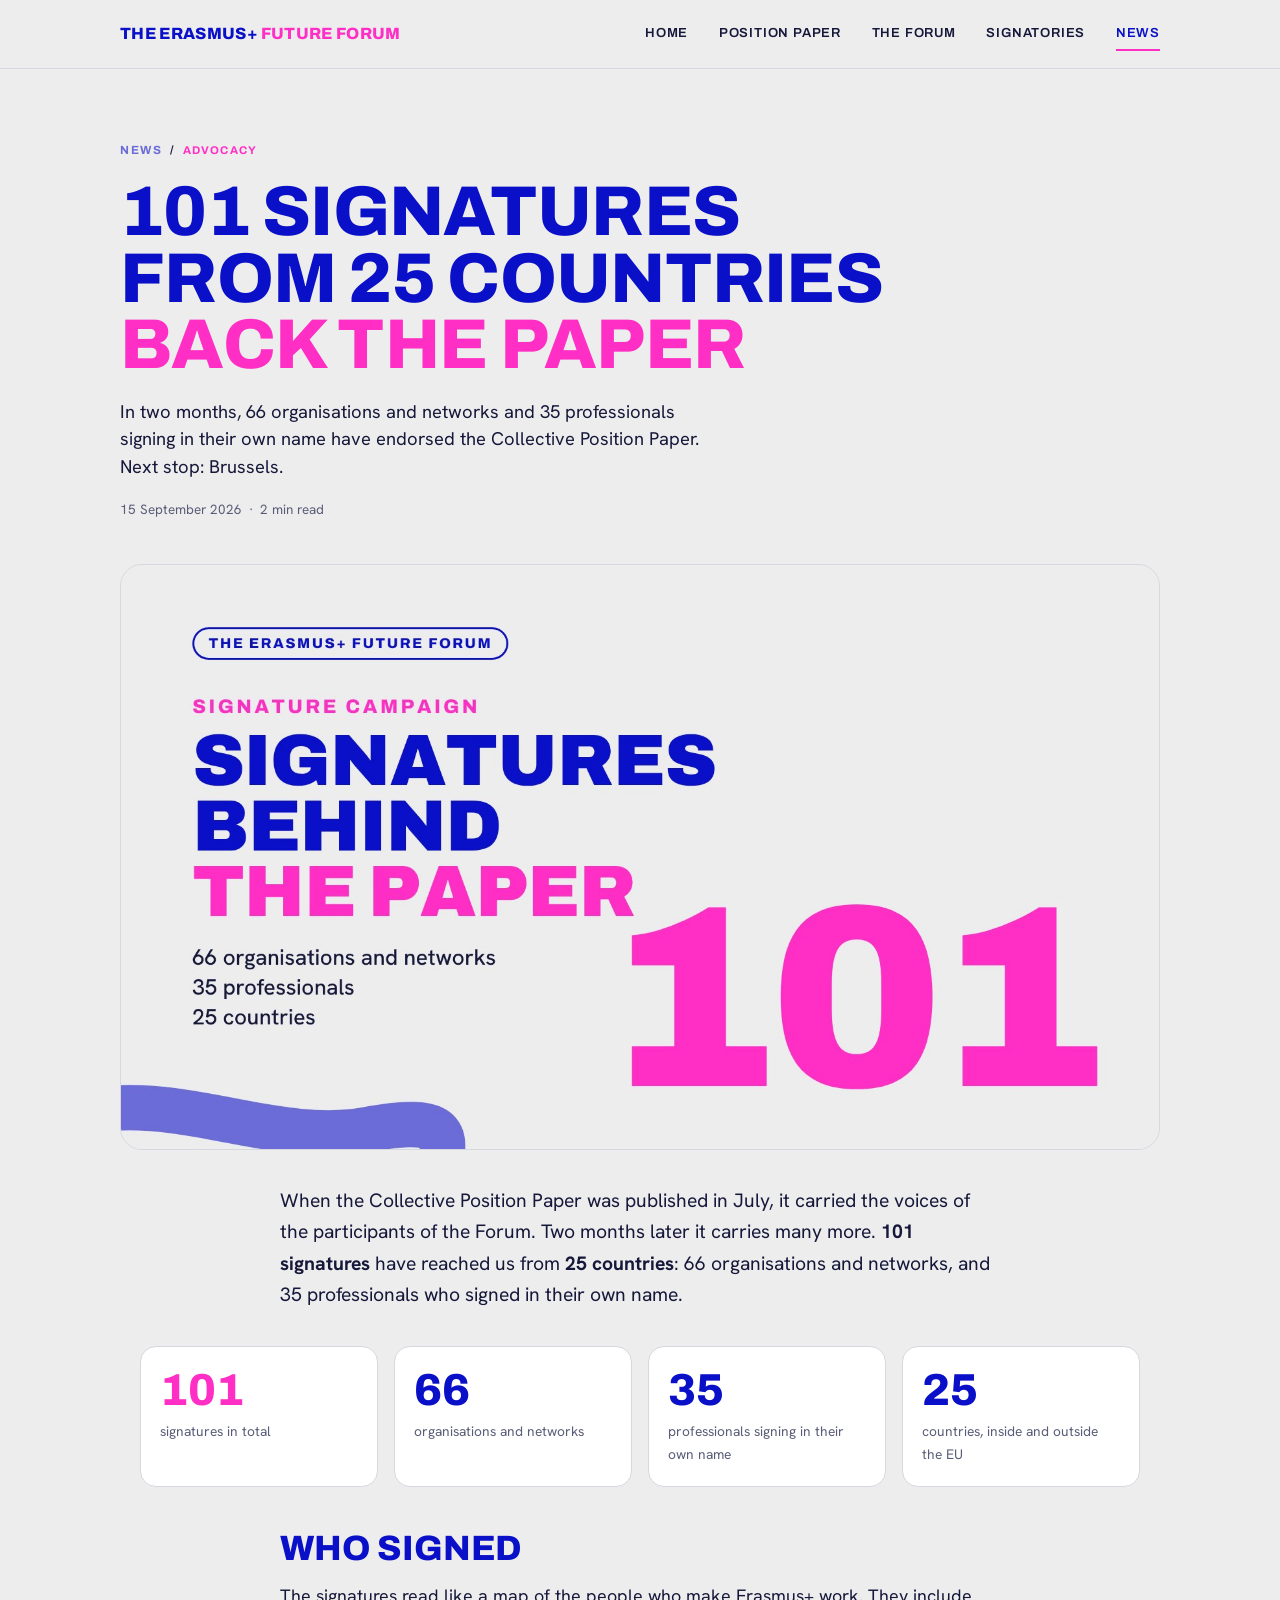
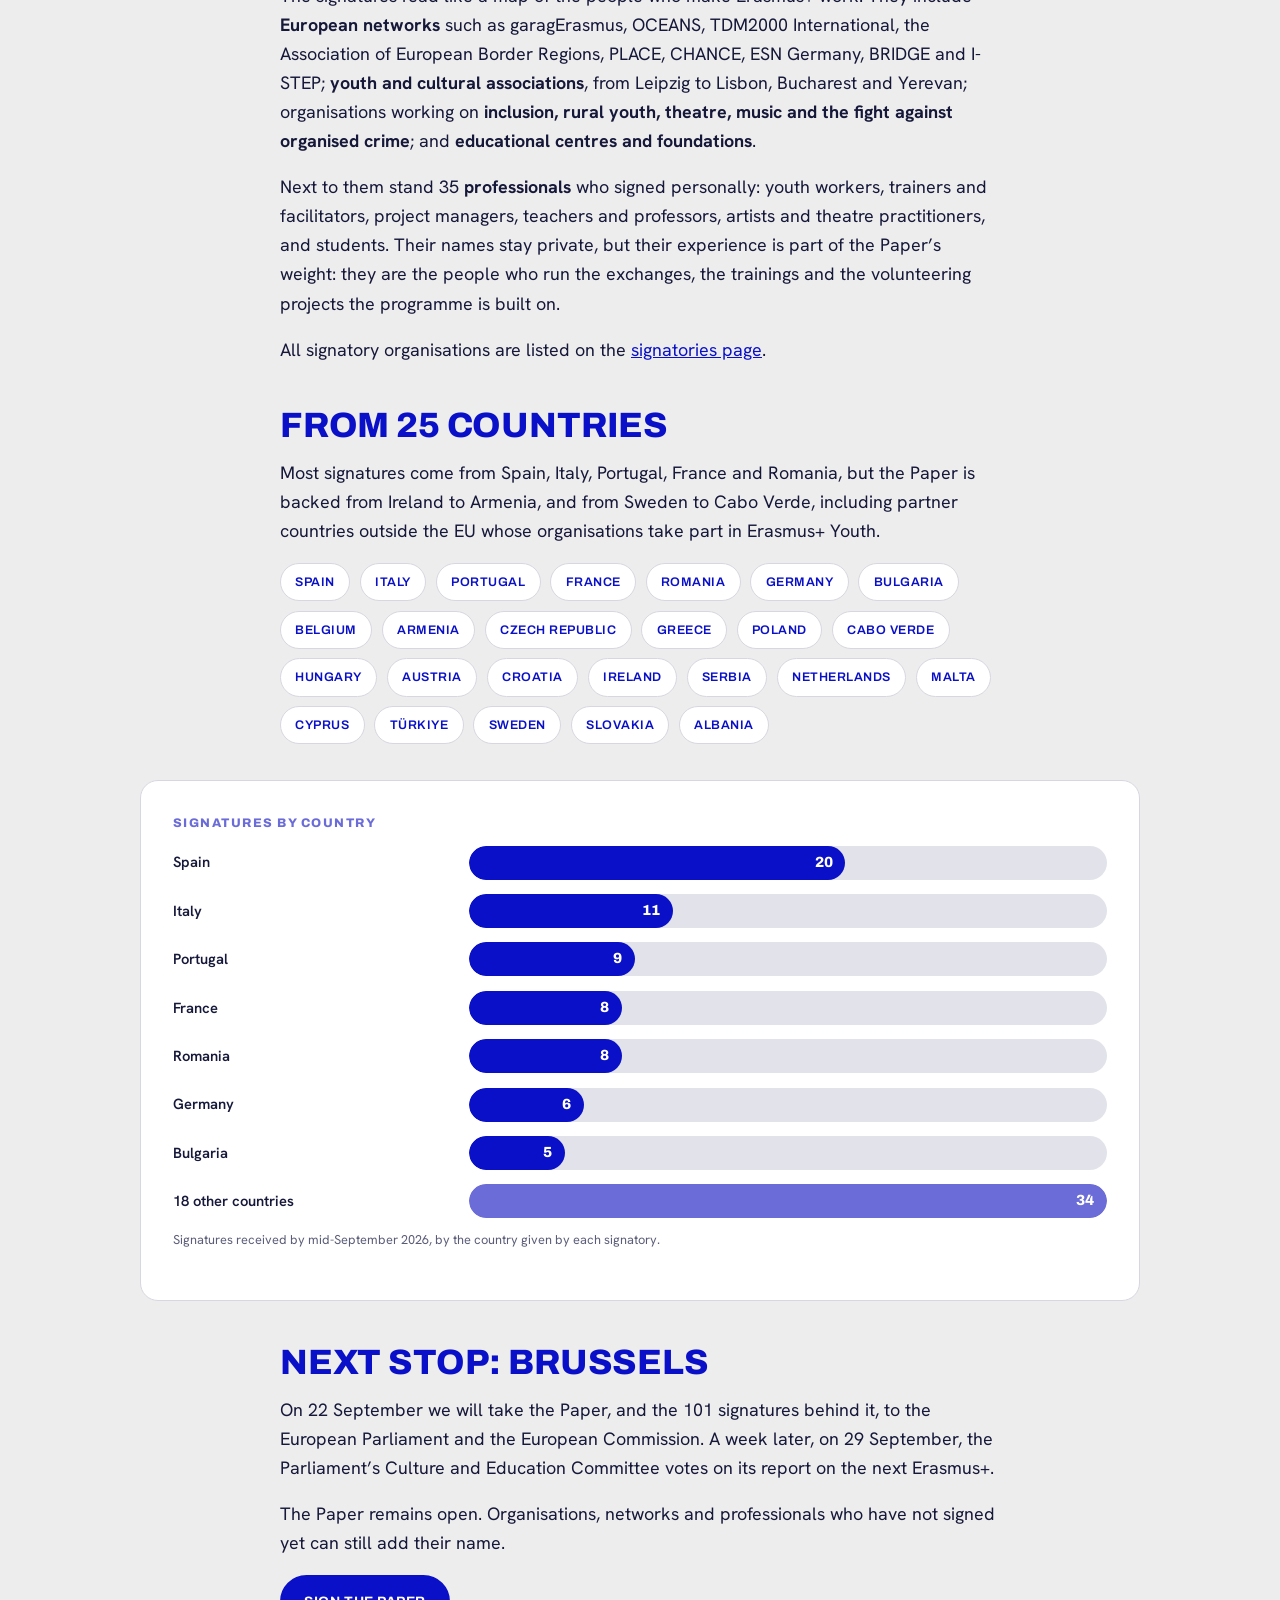
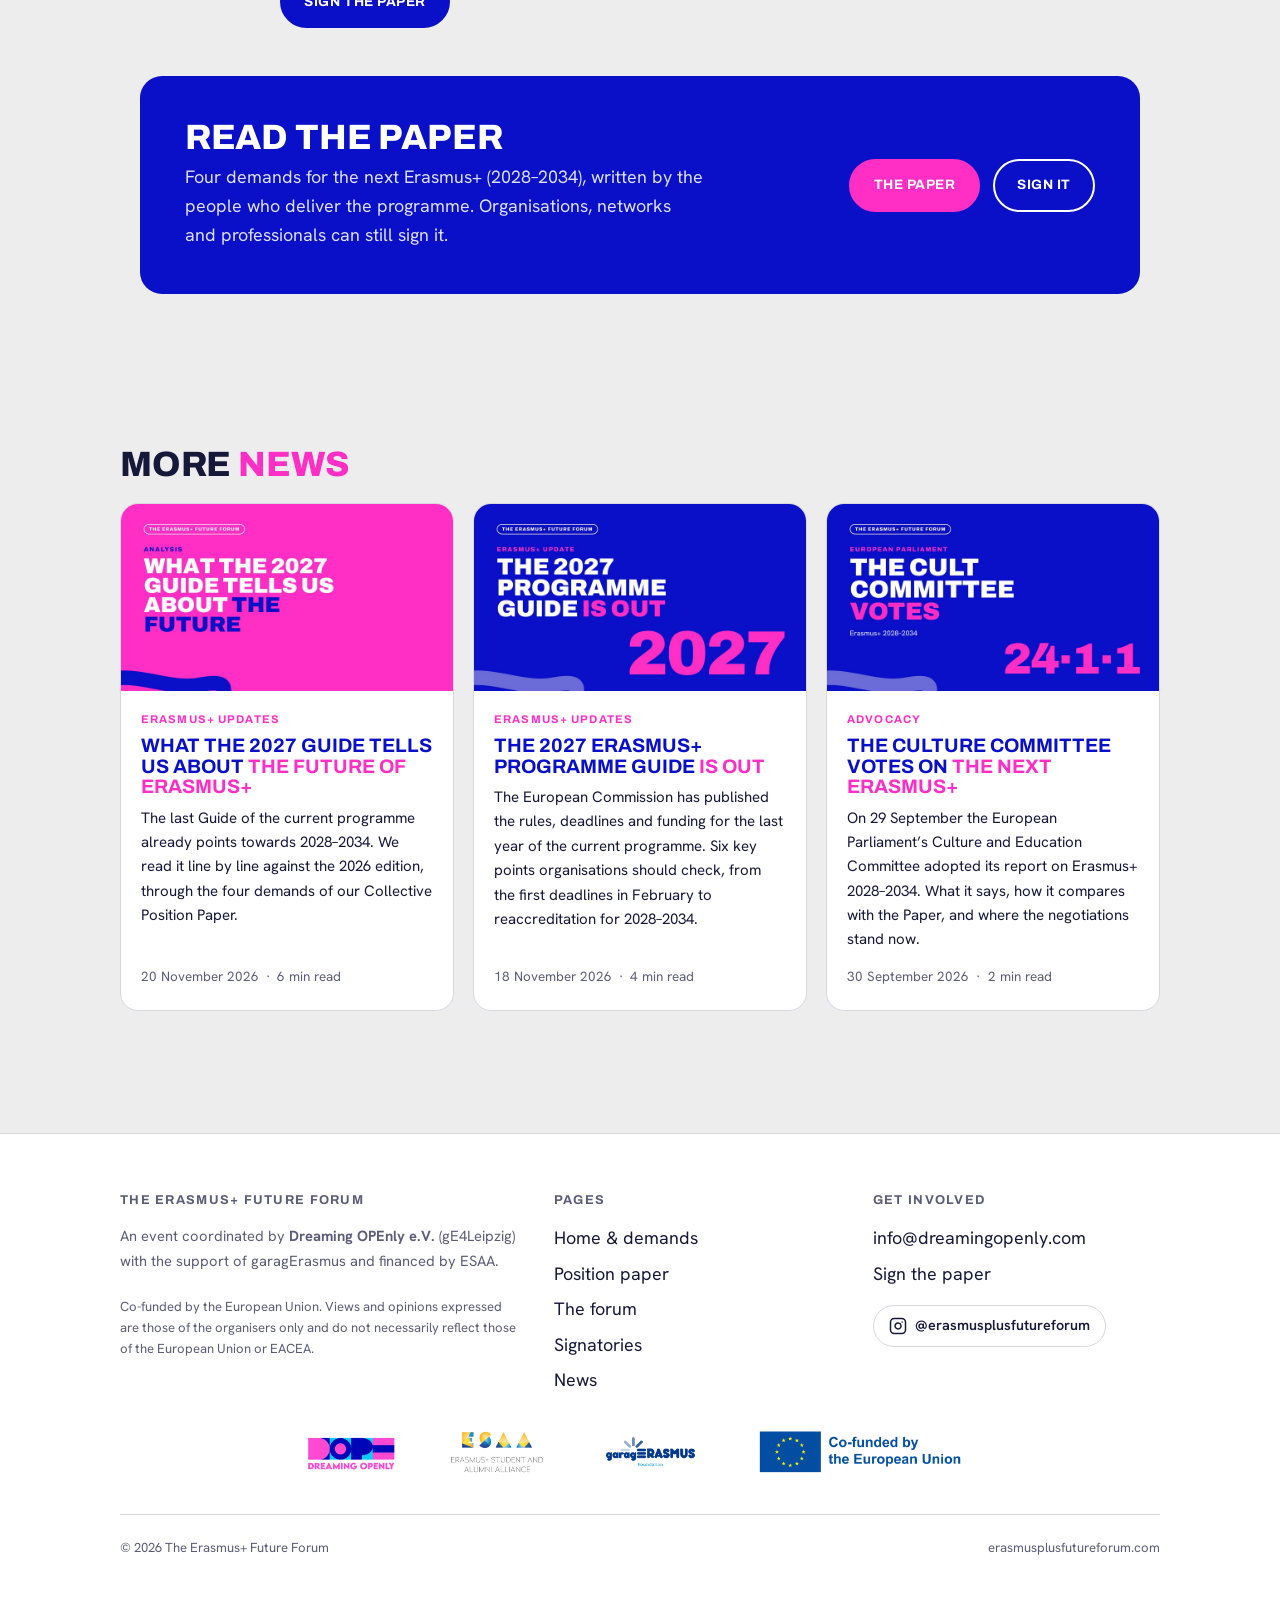
<file: news/101-signatures.html>
<!doctype html>
<html lang="en">
<head>
<meta charset="utf-8">
<meta name="viewport" content="width=device-width, initial-scale=1">
<link rel="icon" type="image/png" href="../img/site/favicon.png">
<title>101 signatures from 25 countries back the Paper | The Erasmus+ Future Forum</title>
<meta name="description" content="In two months, 66 organisations and networks and 35 professionals signing in their own name have endorsed the Collective Position Paper. Next stop: Brussels.">
<link rel="canonical" href="https://erasmusplusfutureforum.com/news/101-signatures.html">
<meta property="og:type" content="article">
<meta property="og:site_name" content="The Erasmus+ Future Forum">
<meta property="og:title" content="101 signatures from 25 countries back the Paper | The Erasmus+ Future Forum">
<meta property="og:description" content="In two months, 66 organisations and networks and 35 professionals signing in their own name have endorsed the Collective Position Paper. Next stop: Brussels.">
<meta property="og:url" content="https://erasmusplusfutureforum.com/news/101-signatures.html">
<meta property="og:image" content="https://erasmusplusfutureforum.com/img/news/cover-101-signatures.jpg">
<meta name="twitter:card" content="summary_large_image">
<link rel="preconnect" href="https://fonts.googleapis.com">
<link rel="preconnect" href="https://fonts.gstatic.com" crossorigin>
<link href="https://fonts.googleapis.com/css2?family=Archivo:wght@400;600;700;800;900&family=Hanken+Grotesk:wght@400;500;600;700&display=swap" rel="stylesheet">
<style>
/* ============================================================
   The Erasmus+ Future Forum — shared styles
   Visual identity sampled from the partner deck:
   grey canvas, brand indigo, hot magenta, lilac squiggle.
   ============================================================ */

:root{
  --grey:        #ededed;   /* page canvas (deck #EEEEEE)        */
  --card:        #ffffff;   /* raised surfaces                   */
  --ink:         #16183a;   /* readable dark-indigo body text    */
  --blue:        #0a10c7;   /* brand indigo  (deck #0005B7)      */
  --magenta:     #ff2ec4;   /* hot pink headline accent          */
  --lilac:       #6b6cd8;   /* squiggle / secondary accent       */
  --muted:       #5b5d78;   /* captions, meta                    */
  --line:        #d7d7e0;   /* hairlines                         */

  --maxw: 1120px;
  --gap: clamp(1.25rem, 3vw, 2.5rem);

  --display: 'Archivo', system-ui, sans-serif;
  --body: 'Hanken Grotesk', system-ui, -apple-system, sans-serif;
}

*{box-sizing:border-box}

html{scroll-behavior:smooth}
@media (prefers-reduced-motion: reduce){ html{scroll-behavior:auto} }

body{
  margin:0;
  background:var(--grey);
  color:var(--ink);
  font-family:var(--body);
  font-size:clamp(1rem, 0.55vw + 0.9rem, 1.12rem);
  line-height:1.62;
  -webkit-font-smoothing:antialiased;
  text-rendering:optimizeLegibility;
}

img{max-width:100%;display:block}
a{color:var(--blue)}

.wrap{ max-width:var(--maxw); margin-inline:auto; padding-inline:clamp(1.1rem, 4vw, 2.5rem); }

/* ---------- skip link ---------- */
.skip{
  position:absolute; left:-999px; top:0; z-index:200;
  background:var(--blue); color:#fff; padding:.6rem 1rem; border-radius:0 0 .5rem 0;
}
.skip:focus{left:0}

/* ---------- typography ---------- */
.eyebrow{
  font-family:var(--display);
  font-weight:700;
  text-transform:uppercase;
  letter-spacing:.22em;
  font-size:.74rem;
  color:var(--lilac);
  margin:0 0 1rem;
}
h1,h2,h3{ font-family:var(--display); text-transform:uppercase; line-height:.94; margin:0; }
h1{ font-weight:800; letter-spacing:-.01em; font-size:clamp(2.6rem, 8.5vw, 6.6rem); }
h2{ font-weight:800; letter-spacing:-.005em; font-size:clamp(1.9rem, 4.6vw, 3.4rem); }
h3{ font-weight:700; font-size:clamp(1.15rem, 2vw, 1.5rem); letter-spacing:0; }
.pink{color:var(--magenta)}
.blue{color:var(--blue)}

p{margin:0 0 1.1rem}
.lead{ font-size:clamp(1.15rem, 1.4vw, 1.45rem); line-height:1.5; color:var(--ink); }

/* ---------- nav ---------- */
.nav{
  position:sticky; top:0; z-index:100;
  background:rgba(237,237,237,.86);
  backdrop-filter:blur(10px);
  border-bottom:1px solid var(--line);
}
.nav .wrap{ display:flex; align-items:center; justify-content:space-between; min-height:68px; gap:1rem; }
.brand{
  font-family:var(--display); font-weight:800; text-transform:uppercase;
  letter-spacing:.02em; font-size:1.02rem; text-decoration:none; line-height:1;
  display:inline-flex; align-items:baseline; gap:.18rem; white-space:nowrap;
}
.brand .e{color:var(--blue)} .brand .f{color:var(--magenta)}
.menu{ display:flex; gap:clamp(.8rem,2.4vw,2rem); align-items:center; }
.menu a{
  font-family:var(--display); text-transform:uppercase; text-decoration:none;
  font-weight:600; font-size:.82rem; letter-spacing:.06em; color:var(--ink);
  padding:.35rem 0; border-bottom:2px solid transparent;
}
.menu a:hover{color:var(--blue)}
.menu a[aria-current="page"]{ color:var(--blue); border-bottom-color:var(--magenta); }

/* ---------- buttons ---------- */
.btns{ display:flex; flex-wrap:wrap; gap:.8rem; margin-top:2rem; }
.btn{
  font-family:var(--display); text-transform:uppercase; font-weight:700;
  letter-spacing:.04em; font-size:.85rem; text-decoration:none;
  padding:.85rem 1.4rem; border-radius:999px; border:2px solid var(--blue);
  display:inline-flex; align-items:center; gap:.5rem; transition:transform .15s ease, background .15s ease, color .15s ease;
}
.btn-primary{ background:var(--blue); color:#fff; }
.btn-primary:hover{ background:var(--magenta); border-color:var(--magenta); transform:translateY(-2px); }
.btn-ghost{ background:transparent; color:var(--blue); }
.btn-ghost:hover{ background:var(--blue); color:#fff; transform:translateY(-2px); }
@media (prefers-reduced-motion: reduce){ .btn:hover{transform:none} }

/* ---------- squiggle thread ---------- */
.thread{ width:100%; height:54px; display:block; overflow:visible; }
.thread path{ fill:none; stroke:var(--lilac); stroke-width:16; stroke-linecap:round; }
.thread.blue path{ stroke:var(--blue); }
.thread.pink path{ stroke:var(--magenta); }

/* ---------- sections ---------- */
section{ padding-block:clamp(3rem, 7vw, 6rem); }
.section-head{ max-width:760px; margin-bottom:clamp(1.6rem,4vw,3rem); }
.section-head .eyebrow{margin-bottom:.7rem}

/* ---------- hero ---------- */
.hero{ position:relative; padding-top:clamp(3rem,7vw,5.5rem); padding-bottom:clamp(2rem,5vw,3.5rem); overflow:hidden; }
.hero .wrap{ position:relative; z-index:2; }
.hero h1{ max-width:14ch; }
.hero .lead{ max-width:46ch; margin-top:1.4rem; }
.hero-squiggle{
  position:absolute; z-index:1; right:-4%; top:-6%; width:min(46vw,560px);
  opacity:.9; pointer-events:none;
}
.hero-squiggle path{ fill:none; stroke:var(--lilac); stroke-width:34; stroke-linecap:round; }
@media (max-width:640px){ .hero-squiggle{ opacity:.5; width:70vw; right:-18%; } }

/* ---------- demands ---------- */
.demand-grid{ display:grid; gap:1.1rem; grid-template-columns:repeat(2,1fr); }
@media (max-width:780px){ .demand-grid{ grid-template-columns:1fr; } }
.demand{
  background:var(--card); border-radius:18px; padding:clamp(1.4rem,2.4vw,2rem);
  border:1px solid var(--line); position:relative; overflow:hidden;
  transition:transform .18s ease, box-shadow .18s ease;
}
.demand:hover{ transform:translateY(-4px); box-shadow:0 18px 40px -24px rgba(10,16,199,.4); }
@media (prefers-reduced-motion: reduce){ .demand:hover{transform:none} }
.demand .num{
  font-family:var(--display); font-weight:800; font-size:1rem; letter-spacing:.1em;
  color:var(--magenta); display:block; margin-bottom:.7rem;
}
.demand h3{ margin-bottom:.5rem; color:var(--blue); }
.demand p{ margin:0; color:var(--ink); font-size:.98rem; }

/* ---------- teaser blocks ---------- */
.teaser{ display:grid; grid-template-columns:1.05fr .95fr; gap:clamp(1.4rem,4vw,3.2rem); align-items:center; }
.teaser.reverse{ grid-template-columns:.95fr 1.05fr; }
.teaser.reverse .teaser-media{ order:-1; }
@media (max-width:820px){ .teaser, .teaser.reverse{ grid-template-columns:1fr; } .teaser.reverse .teaser-media{order:0} }
.teaser-media img{ border-radius:18px; width:100%; height:100%; object-fit:cover; aspect-ratio:16/10; }
.teaser h2{ margin-bottom:1rem; }

/* ---------- facts strip ---------- */
.facts{ display:grid; grid-template-columns:repeat(4,1fr); gap:1rem; }
@media (max-width:720px){ .facts{ grid-template-columns:repeat(2,1fr); } }
.fact{ background:var(--card); border:1px solid var(--line); border-radius:16px; padding:1.3rem 1.2rem; }
.fact .big{ font-family:var(--display); font-weight:800; font-size:clamp(2rem,4vw,2.8rem); color:var(--blue); line-height:1; }
.fact .lab{ font-size:.86rem; color:var(--muted); margin-top:.5rem; }

/* ---------- gallery ---------- */
.gallery{ display:grid; grid-template-columns:repeat(6,1fr); gap:1rem; }
.gallery figure{ margin:0; border-radius:16px; overflow:hidden; border:1px solid var(--line); }
.gallery img{ width:100%; height:100%; object-fit:cover; }
.g-wide{ grid-column:span 4; } .g-tall{ grid-column:span 2; }
.g-half{ grid-column:span 3; } .g-third{ grid-column:span 2; }
@media (max-width:760px){
  .gallery{ grid-template-columns:repeat(2,1fr); }
  .g-wide,.g-tall,.g-half,.g-third{ grid-column:span 2; }
}
figcaption{ font-size:.8rem; color:var(--muted); padding:.55rem .7rem; background:var(--card); }

/* ---------- network chips ---------- */
.chips{ display:flex; flex-wrap:wrap; gap:.6rem; margin-top:1.3rem; }
.chip{
  font-family:var(--display); text-transform:uppercase; font-weight:600; font-size:.78rem;
  letter-spacing:.04em; padding:.5rem .9rem; border-radius:999px;
  background:var(--card); border:1px solid var(--line); color:var(--blue);
}
a.chip{ text-decoration:none; transition:border-color .15s ease, color .15s ease; }
a.chip:hover{ border-color:var(--magenta); color:var(--magenta); }

/* ---------- signatories grid ---------- */
.sig-grid{ display:grid; grid-template-columns:repeat(auto-fill, minmax(200px,1fr)); gap:1rem; margin-top:2rem; }
.sig-card{
  display:flex; align-items:center; justify-content:center;
  background:var(--card); border:1px solid var(--line); border-radius:16px;
  padding:1.5rem 1.2rem; min-height:132px; text-decoration:none;
  transition:transform .15s ease, border-color .15s ease, box-shadow .15s ease;
}
.sig-card:hover{ transform:translateY(-4px); border-color:var(--magenta); box-shadow:0 10px 30px rgba(0,0,0,.06); }
.sig-card img{ max-height:76px; max-width:100%; width:auto; object-fit:contain; }
.sig-card.text{
  font-family:var(--display); font-weight:700; text-transform:uppercase;
  letter-spacing:.03em; color:var(--blue); text-align:center;
  font-size:.9rem; line-height:1.3;
}

/* ---------- timeline ---------- */
.steps{ display:grid; grid-template-columns:repeat(3,1fr); gap:1.1rem; }
@media (max-width:760px){ .steps{ grid-template-columns:1fr; } }
.step{ background:var(--card); border:1px solid var(--line); border-radius:18px; padding:1.5rem; }
.step .mon{ font-family:var(--display); font-weight:800; text-transform:uppercase; color:var(--magenta); letter-spacing:.08em; font-size:.9rem; }
.step h3{ margin:.6rem 0 .5rem; color:var(--blue); }
.step p{ margin:0; font-size:.95rem; }

/* ---------- prose (position paper) ---------- */
.prose{ max-width:72ch; }
.prose h2{ margin:2.6rem 0 1rem; color:var(--blue); }
.prose h2:first-of-type{ margin-top:1rem; }
.prose h3{ margin:1.8rem 0 .6rem; color:var(--magenta); text-transform:none; letter-spacing:0; }
.prose ul{ padding-left:1.2rem; margin:0 0 1.1rem; }
.prose li{ margin-bottom:.5rem; }
.prose .kicker{ color:var(--muted); font-style:italic; }

.toc{
  background:var(--card); border:1px solid var(--line); border-radius:18px;
  padding:1.5rem 1.6rem; margin-bottom:2.5rem;
}
.toc .eyebrow{margin-bottom:.8rem}
.toc ol{ margin:0; padding-left:1.2rem; columns:2; column-gap:2rem; }
@media (max-width:620px){ .toc ol{ columns:1; } }
.toc a{ text-decoration:none; }
.toc a:hover{ text-decoration:underline; }

.note{
  border-left:4px solid var(--magenta); background:#fff;
  padding:1rem 1.2rem; border-radius:0 12px 12px 0; margin:1.5rem 0;
  font-size:.95rem; color:var(--muted);
}
.prose blockquote{
  margin:1.8rem 0; padding:.2rem 0 .2rem 1.4rem;
  border-left:4px solid var(--magenta);
  font-family:var(--body); font-weight:600; font-style:normal;
  font-size:clamp(1.1rem,1.6vw,1.35rem); line-height:1.4; color:var(--blue);
}
.prose blockquote p{margin:0}
.demand .asks{ margin:.6rem 0 0; padding-left:1.05rem; }
.demand .asks li{ margin-bottom:.35rem; font-size:.95rem; color:var(--ink); }

/* ---------- footer ---------- */
.foot{ background:#fff; border-top:1px solid var(--line); margin-top:2rem; }
.foot .wrap{ padding-block:clamp(2.5rem,5vw,3.5rem); }
.foot-grid{ display:grid; grid-template-columns:1.4fr 1fr 1fr; gap:2rem; }
@media (max-width:720px){ .foot-grid{ grid-template-columns:1fr; gap:1.5rem; } }
.foot h4{ font-family:var(--display); text-transform:uppercase; letter-spacing:.1em; font-size:.8rem; color:var(--muted); margin:0 0 .8rem; }
.foot a{ color:var(--ink); text-decoration:none; display:block; margin-bottom:.4rem; }
.foot a:hover{ color:var(--blue); }
.foot .partners{ font-size:.92rem; color:var(--muted); line-height:1.7; }
.foot .eu{ font-size:.82rem; color:var(--muted); margin-top:1.4rem; }
.foot-bottom{ border-top:1px solid var(--line); margin-top:2rem; padding-top:1.4rem; font-size:.82rem; color:var(--muted); display:flex; justify-content:space-between; flex-wrap:wrap; gap:.5rem; }

/* ---------- scroll reveal ---------- */
.reveal{ opacity:0; transform:translateY(18px); transition:opacity .6s ease, transform .6s ease; }
.reveal.in{ opacity:1; transform:none; }
@media (prefers-reduced-motion: reduce){ .reveal{ opacity:1; transform:none; transition:none; } }

:focus-visible{ outline:3px solid var(--magenta); outline-offset:3px; border-radius:4px; }

/* ---------- paper blocks (position paper) ---------- */
.paper-block{ background:var(--card); border:1px solid var(--line); border-radius:18px; padding:clamp(1.4rem,2.5vw,2.2rem); }
.paper-block.wide{ margin-bottom:1.1rem; }
.paper-block h3{ color:var(--blue); text-transform:none; letter-spacing:0; font-size:clamp(1.2rem,1.9vw,1.55rem); margin-bottom:.5rem; }
.paper-block h4{ font-family:var(--display); font-weight:700; text-transform:uppercase; letter-spacing:.06em; font-size:.78rem; color:var(--magenta); margin:1.2rem 0 .4rem; }
.paper-block p{ font-size:.96rem; line-height:1.6; margin:0 0 .8rem; }
.paper-block ul{ padding-left:1.1rem; margin:.3rem 0 .8rem; }
.paper-block li{ margin-bottom:.4rem; font-size:.94rem; line-height:1.5; }
.paper-block blockquote{ margin:1.2rem 0 0; padding:.3rem 0 .3rem 1.1rem; border-left:4px solid var(--magenta); font-weight:600; color:var(--blue); font-size:1.02rem; line-height:1.4; }
.paper-block blockquote p{ margin:0; font-size:1.02rem; }
.block-grid{ display:grid; grid-template-columns:repeat(2,1fr); gap:1.1rem; }
@media (max-width:820px){ .block-grid{ grid-template-columns:1fr; } }
.demand-subgrid{ display:grid; grid-template-columns:repeat(2,1fr); gap:.6rem 2.4rem; margin-top:1rem; }
@media (max-width:680px){ .demand-subgrid{ grid-template-columns:1fr; } }
.demand-subgrid h4{ color:var(--blue); }

/* ---------- footer logo strip ---------- */
.foot-logos{ display:flex; flex-wrap:wrap; align-items:center; justify-content:center; gap:clamp(1.6rem,4vw,3.2rem); padding:1.8rem 0 .4rem; }
.foot-logos img{ height:46px; width:auto; }
@media (max-width:520px){ .foot-logos img{ height:36px; } }
.ig-btn{ display:inline-flex !important; align-items:center; gap:.5rem; margin-top:.7rem; padding:.5rem .95rem; border:1px solid var(--line); border-radius:999px; color:var(--blue); text-decoration:none; font-weight:600; font-size:.9rem; width:max-content; transition:border-color .15s ease, color .15s ease; }
.ig-btn:hover{ border-color:var(--magenta); color:var(--magenta); }
.ig-btn svg{ width:18px; height:18px; flex:none; }

/* ---------- taller hero (so the squiggle reads fully) ---------- */
@media (min-width:641px){ .hero-tall{ min-height:680px; display:flex; flex-direction:column; justify-content:center; } .hero-tall > .wrap{ width:100%; } }


/* --- mobile nav + horizontal-overflow fix --- */
html,body{ overflow-x:clip; }
@media (max-width:640px){
  .nav .wrap{ flex-wrap:wrap; justify-content:center; gap:.35rem .9rem; min-height:0; padding-top:.55rem; padding-bottom:.55rem; }
  .brand{ width:100%; justify-content:center; text-align:center; white-space:normal; font-size:.95rem; }
  .menu{ width:100%; justify-content:center; flex-wrap:wrap; gap:.4rem 1.15rem; }
  .menu a{ font-size:.78rem; padding:.15rem 0; }
}

/* ============ News section ============ */
.news-hero{ padding-bottom:1.2rem; }
.news-hero h1{ font-size:clamp(2.8rem,8vw,6rem); }
.news-hero{ min-height:440px; padding-bottom:0; }
.news-hero .hero-squiggle{ width:min(32vw,360px); top:2%; right:-1%; }
@media (max-width:640px){ .news-hero{ min-height:0; } .news-hero .hero-squiggle{ width:55vw; right:-14%; } }
.filters{ display:flex; flex-wrap:wrap; gap:.5rem; margin:0 0 2rem; }
.filters button{
  font-family:var(--display); text-transform:uppercase; font-weight:700; font-size:.76rem; letter-spacing:.06em;
  padding:.55rem 1rem; border-radius:999px; border:1px solid var(--line); background:var(--card); color:var(--blue); cursor:pointer;
}
.filters button[aria-pressed="true"]{ background:var(--blue); border-color:var(--blue); color:#fff; }
.filters button:hover{ border-color:var(--magenta); }

.tag{ display:inline-block; font-family:var(--display); text-transform:uppercase; font-weight:700; font-size:.7rem;
  letter-spacing:.1em; color:var(--magenta); }
.meta{ font-size:.84rem; color:var(--muted); }
.meta .dot{ margin:0 .45rem; }

.feature{ display:grid; grid-template-columns:1.25fr 1fr; gap:0; background:var(--card); border:1px solid var(--line);
  border-radius:22px; overflow:hidden; text-decoration:none; color:inherit; margin-bottom:1.4rem;
  transition:transform .18s ease, box-shadow .18s ease; }
.feature:hover{ transform:translateY(-4px); box-shadow:0 18px 40px -24px rgba(10,16,199,.45); }
.feature img{ width:100%; height:100%; object-fit:cover; object-position:left center; aspect-ratio:16/10; }
.feature .fbody{ padding:clamp(1.4rem,3vw,2.4rem); display:flex; flex-direction:column; justify-content:center; gap:.7rem; }
.feature h2{ font-size:clamp(1.7rem,3.4vw,2.6rem); color:var(--blue); }
.feature p{ margin:0; }
@media (max-width:820px){ .feature{ grid-template-columns:1fr; } }

.cards{ display:grid; grid-template-columns:repeat(3,1fr); gap:1.2rem; }
@media (max-width:980px){ .cards{ grid-template-columns:repeat(2,1fr); } }
@media (max-width:620px){ .cards{ grid-template-columns:1fr; } }
.card{ background:var(--card); border:1px solid var(--line); border-radius:18px; overflow:hidden; text-decoration:none;
  color:inherit; display:flex; flex-direction:column; transition:transform .18s ease, box-shadow .18s ease, border-color .18s ease; }
.card:hover{ transform:translateY(-4px); border-color:var(--magenta); box-shadow:0 14px 34px -22px rgba(10,16,199,.45); }
.card img{ width:100%; aspect-ratio:16/9; object-fit:cover; }
.card .cbody{ padding:1.2rem 1.25rem 1.4rem; display:flex; flex-direction:column; gap:.5rem; flex:1; }
.card h3{ font-size:1.22rem; line-height:1.05; color:var(--blue); }
.card p{ margin:0; font-size:.94rem; color:var(--ink); }
.card .meta{ margin-top:auto; padding-top:.4rem; }
@media (prefers-reduced-motion: reduce){ .card:hover,.feature:hover{ transform:none; } }

/* ---- article ---- */
.crumbs{ font-family:var(--display); text-transform:uppercase; font-weight:700; font-size:.74rem; letter-spacing:.14em; margin:0 0 1.2rem; }
.crumbs a{ text-decoration:none; color:var(--lilac); }
.crumbs a:hover{ color:var(--magenta); }
.art-hero{ padding-top:clamp(2.4rem,6vw,4.5rem); padding-bottom:1.6rem; }
.art-hero h1{ font-size:clamp(2.1rem,5.6vw,4.4rem); max-width:18ch; color:var(--blue); }
.art-hero h1 .pink{ color:var(--magenta); }
.art-hero .lead{ max-width:58ch; margin-top:1.3rem; }
.art-hero .meta{ margin-top:1rem; }
.cover{ margin:0; border-radius:22px; overflow:hidden; border:1px solid var(--line); background:#fff; }
.cover img{ width:100%; aspect-ratio:16/9; object-fit:cover; }
.cover figcaption{ border-top:1px solid var(--line); }

.article{ padding-top:2.2rem; }
.body{ max-width:72ch; margin-inline:auto; }
.body > p:first-child{ font-size:1.08em; }
.body h2{ font-size:clamp(1.5rem,3vw,2.2rem); color:var(--blue); margin:2.8rem 0 1rem; }
.body h3{ font-size:clamp(1.1rem,1.8vw,1.3rem); color:var(--magenta); text-transform:none; letter-spacing:0; margin:1.8rem 0 .5rem; line-height:1.2; }
.body ul, .body ol{ padding-left:1.25rem; margin:0 0 1.2rem; }
.body li{ margin-bottom:.5rem; }
.body blockquote{ margin:1.8rem 0; padding:.2rem 0 .2rem 1.4rem; border-left:4px solid var(--magenta);
  font-weight:600; font-size:clamp(1.08rem,1.5vw,1.3rem); line-height:1.42; color:var(--blue); }
.body blockquote p{ margin:0 0 .5rem; }
.body blockquote cite{ display:block; font-style:normal; font-weight:500; font-size:.85rem; color:var(--muted); }
.body .note{ margin:1.8rem 0; }
.body .note strong{ color:var(--ink); }
.update{ background:#fff; border:2px solid var(--blue); border-radius:16px; padding:1.1rem 1.3rem; margin:2rem 0; font-size:.97rem; }
.update .tag{ display:block; margin-bottom:.4rem; }

/* breakout blocks sit wider than the text column */
.breakout{ max-width:1000px; margin:2.2rem auto; }
.blockhead{ font-family:var(--display); text-transform:uppercase; font-weight:800; letter-spacing:.12em; font-size:.78rem; color:var(--lilac); margin:0 0 .8rem; }
.source{ font-size:.8rem; color:var(--muted); margin-top:.7rem; }

.facts .fact .big.pink{ color:var(--magenta); }
.facts.three{ grid-template-columns:repeat(3,1fr); }
@media (max-width:720px){ .facts.three{ grid-template-columns:1fr; } }

/* timeline */
.tl{ list-style:none; padding:0 !important; margin:0; border-left:3px solid var(--lilac); }
.tl li{ position:relative; padding:0 0 1.15rem 1.4rem; margin:0 !important; }
.tl li::before{ content:""; position:absolute; left:-9px; top:.38rem; width:15px; height:15px; border-radius:50%; background:var(--magenta); border:3px solid var(--grey); }
.tl .when{ font-family:var(--display); font-weight:800; text-transform:uppercase; letter-spacing:.06em; color:var(--blue); font-size:.9rem; display:block; }
.tl .what{ font-size:.97rem; }
.tl li.past::before{ background:var(--lilac); }
.panel{ background:var(--card); border:1px solid var(--line); border-radius:18px; padding:clamp(1.2rem,2.6vw,2rem); }

/* comparison table */
.cmp{ width:100%; border-collapse:separate; border-spacing:0; background:var(--card); border:1px solid var(--line); border-radius:16px; overflow:hidden; font-size:.94rem; }
.cmp th, .cmp td{ text-align:left; padding:.8rem 1rem; vertical-align:top; border-bottom:1px solid var(--line); }
.cmp tr:last-child td{ border-bottom:0; }
.cmp thead th{ font-family:var(--display); text-transform:uppercase; letter-spacing:.08em; font-size:.74rem; color:#fff; background:var(--blue); }
.cmp thead th:last-child{ background:var(--magenta); }
.cmp td:first-child{ font-weight:700; color:var(--blue); width:28%; }
.cmp td.new{ background:rgba(255,46,196,.06); }
.cmp-wrap{ overflow-x:auto; }
@media (max-width:640px){ .cmp{ font-size:.86rem; } .cmp th,.cmp td{ padding:.6rem .7rem; } }

/* horizontal bars */
.bars{ display:grid; gap:.9rem; }
.bar{ display:grid; grid-template-columns:minmax(120px,30%) 1fr; gap:1rem; align-items:center; }
.bar .lab{ font-size:.92rem; font-weight:600; color:var(--ink); line-height:1.25; }
.bar .lab small{ display:block; font-weight:500; color:var(--muted); font-size:.8rem; }
.bar .track{ background:#e2e2ea; border-radius:999px; height:34px; position:relative; overflow:hidden; }
.bar .fill{ height:100%; border-radius:999px; background:var(--blue); display:flex; align-items:center; justify-content:flex-end; padding-right:.8rem;
  color:#fff; font-family:var(--display); font-weight:800; font-size:.92rem; white-space:nowrap; min-width:3.6rem; }
.bar .fill.pink{ background:var(--magenta); }
.bar .fill.lilac{ background:var(--lilac); }
.bar .fill.ghost{ background:transparent; border:2px dashed var(--magenta); color:var(--magenta); }
@media (max-width:560px){ .bar{ grid-template-columns:1fr; gap:.35rem; } }

/* vote bars */
.vote{ display:flex; height:46px; border-radius:12px; overflow:hidden; margin:.4rem 0 .6rem; }
.vote span{ display:flex; align-items:center; justify-content:center; color:#fff; font-family:var(--display); font-weight:800; font-size:.9rem; min-width:2.4rem; }
.vote .yes{ background:var(--blue); } .vote .no{ background:var(--magenta); } .vote .abs{ background:var(--lilac); }
.legend{ display:flex; flex-wrap:wrap; gap:1rem; font-size:.84rem; color:var(--muted); }
.legend i{ display:inline-block; width:12px; height:12px; border-radius:3px; margin-right:.35rem; vertical-align:-1px; }

/* stacked share bar (earmarks) */
.share{ display:flex; height:54px; border-radius:12px; overflow:hidden; }
.share span{ display:flex; align-items:center; padding:0 .7rem; color:#fff; font-family:var(--display); font-weight:800; font-size:.85rem; white-space:nowrap; }

/* demand pills */
.pill-demand{ display:inline-block; font-family:var(--display); text-transform:uppercase; font-weight:700; letter-spacing:.06em; font-size:.68rem;
  padding:.3rem .65rem; border-radius:999px; background:var(--blue); color:#fff; margin-right:.3rem; vertical-align:middle; }
.lens{ display:grid; grid-template-columns:repeat(2,1fr); gap:1.1rem; }
@media (max-width:780px){ .lens{ grid-template-columns:1fr; } }
.lens .demand h3{ font-size:1.15rem; line-height:1.15; text-transform:none; letter-spacing:0; }
.lens .demand p{ font-size:.94rem; margin-bottom:.6rem; }
.lens .demand p:last-child{ margin-bottom:0; }
.verdict{ display:inline-block; font-family:var(--display); font-weight:800; text-transform:uppercase; letter-spacing:.08em; font-size:.7rem; padding:.25rem .6rem; border-radius:6px; margin-bottom:.6rem; }
.verdict.warn{ background:rgba(255,46,196,.12); color:#c4008f; }
.verdict.ok{ background:rgba(10,16,199,.1); color:var(--blue); }
.verdict.neutral{ background:#ececf4; color:var(--muted); }

/* change cards */
.changes{ display:grid; grid-template-columns:repeat(2,1fr); gap:1rem; }
@media (max-width:760px){ .changes{ grid-template-columns:1fr; } }
.change{ background:var(--card); border:1px solid var(--line); border-radius:16px; padding:1.2rem 1.3rem; }
.change .num{ font-family:var(--display); font-weight:800; color:var(--magenta); letter-spacing:.1em; font-size:.85rem; }
.change h3{ margin:.35rem 0 .45rem !important; color:var(--blue) !important; font-size:1.12rem !important; }
.change p{ margin:0; font-size:.94rem; }

/* chips list inside articles */
.body .chips{ margin-top:.6rem; }

/* gallery inside article */
.breakout .gallery figure{ display:flex; flex-direction:column; background:var(--card); }
.breakout .gallery figure img{ height:auto; aspect-ratio:4/3; flex:1; min-height:0; }
.breakout .gallery .g-tall img, .breakout .gallery .portrait img{ aspect-ratio:3/4; }
.breakout .gallery figcaption{ flex:none; }

/* people cards */
.people{ display:grid; grid-template-columns:repeat(3,1fr); gap:1.1rem; }
@media (max-width:820px){ .people{ grid-template-columns:1fr; } }
.person{ background:var(--card); border:1px solid var(--line); border-radius:18px; overflow:hidden; display:flex; flex-direction:column; }
.person img{ width:100%; aspect-ratio:1/1; object-fit:cover; object-position:center 12%; }
.person .pbody{ padding:1.1rem 1.2rem 1.3rem; }
.person .inst{ font-family:var(--display); font-weight:800; text-transform:uppercase; letter-spacing:.08em; font-size:.72rem; color:var(--magenta); }
.person h3{ margin:.35rem 0 .3rem !important; color:var(--blue) !important; font-size:1.1rem !important; text-transform:none !important; }
.person p{ margin:0; font-size:.92rem; }
.credit{ display:block; font-size:.72rem; color:var(--muted); margin-top:.5rem; }
.figure{ margin:2rem 0; border-radius:18px; overflow:hidden; border:1px solid var(--line); background:var(--card); }
.figure img{ width:100%; }

/* CTA band */
.cta-band{ background:var(--blue); color:#fff; border-radius:22px; padding:clamp(1.6rem,4vw,2.8rem); margin:3rem auto 0; max-width:1000px;
  display:grid; grid-template-columns:1.4fr 1fr; gap:1.4rem; align-items:center; position:relative; overflow:hidden; }
.cta-band h2{ color:#fff; font-size:clamp(1.5rem,3vw,2.2rem); margin:0 0 .5rem; }
.cta-band p{ margin:0; color:#dfe0ff; }
.cta-band .btns{ margin:0; justify-content:flex-end; }
.cta-band .btn-primary{ background:var(--magenta); border-color:var(--magenta); }
.cta-band .btn-primary:hover{ background:#fff; color:var(--blue); border-color:#fff; }
.cta-band .btn-ghost{ color:#fff; border-color:#fff; }
.cta-band .btn-ghost:hover{ background:#fff; color:var(--blue); }
@media (max-width:760px){ .cta-band{ grid-template-columns:1fr; } .cta-band .btns{ justify-content:flex-start; } }

.more{ padding-top:clamp(2.5rem,6vw,4rem); }
.more h2{ font-size:clamp(1.5rem,3vw,2.2rem); margin-bottom:1.4rem; }
</style>
<script type="application/ld+json">{"@context": "https://schema.org", "@type": "NewsArticle", "headline": "101 signatures from 25 countries back the Paper", "description": "In two months, 66 organisations and networks and 35 professionals signing in their own name have endorsed the Collective Position Paper. Next stop: Brussels.", "datePublished": "2026-09-15", "dateModified": "2026-09-15", "image": ["https://erasmusplusfutureforum.com/img/news/cover-101-signatures.jpg"], "mainEntityOfPage": "https://erasmusplusfutureforum.com/news/101-signatures.html", "author": {"@type": "Organization", "name": "The Erasmus+ Future Forum", "url": "https://erasmusplusfutureforum.com"}, "publisher": {"@type": "Organization", "name": "Dreaming OPEnly e.V.", "url": "https://dreamingopenly.com/"}}</script>
</head>
<body>
<a class="skip" href="#main">Skip to content</a>
<header class="nav">
  <div class="wrap">
    <a class="brand" href="../index.html"><span class="e">The&nbsp;Erasmus+</span><span class="f">Future Forum</span></a>
    <nav class="menu" aria-label="Primary">
      <a href="../index.html">Home</a>
      <a href="../position-paper.html">Position Paper</a>
      <a href="../the-forum.html">The Forum</a>
      <a href="../signatories.html">Signatories</a>
      <a href="index.html" aria-current="page">News</a>
    </nav>
  </div>
</header>
<main id="main">
  <section class="art-hero">
    <div class="wrap reveal">
      <p class="crumbs"><a href="index.html">News</a> &nbsp;/&nbsp; <span class="tag">Advocacy</span></p>
      <h1>101 signatures from 25 countries <span class="pink">back the Paper</span></h1>
      <p class="lead">In two months, 66 organisations and networks and 35 professionals signing in their own name have endorsed the Collective Position Paper. Next stop: Brussels.</p>
      <p class="meta"><time datetime="2026-09-15">15 September 2026</time><span class="dot">·</span>2 min read</p>
    </div>
  </section>
  <div class="wrap reveal">
    <figure class="cover"><img src="../img/news/cover-101-signatures.jpg" alt="Cover graphic: 101 voices, one Paper."></figure>
  </div>
  <section class="article">
    <div class="wrap">
      <div class="body">

<p>When the Collective Position Paper was published in July, it carried the voices of the participants of the Forum. Two months later it carries many more. <strong>101 signatures</strong> have reached us from <strong>25 countries</strong>: 66 organisations and networks, and 35 professionals who signed in their own name.</p>
</div>
<div class="breakout">
  <div class="facts reveal">
    <div class="fact"><div class="big pink">101</div><div class="lab">signatures in total</div></div>
    <div class="fact"><div class="big">66</div><div class="lab">organisations and networks</div></div>
    <div class="fact"><div class="big">35</div><div class="lab">professionals signing in their own name</div></div>
    <div class="fact"><div class="big">25</div><div class="lab">countries, inside and outside the EU</div></div>
  </div>
</div>
<div class="body">

<h2>Who signed</h2>
<p>The signatures read like a map of the people who make Erasmus+ work. They include <strong>European networks</strong> such as garagErasmus, OCEANS, TDM2000 International, the Association of European Border Regions, PLACE, CHANCE, ESN Germany, BRIDGE and I-STEP; <strong>youth and cultural associations</strong>, from Leipzig to Lisbon, Bucharest and Yerevan; organisations working on <strong>inclusion, rural youth, theatre, music and the fight against organised crime</strong>; and <strong>educational centres and foundations</strong>.</p>
<p>Next to them stand 35 <strong>professionals</strong> who signed personally: youth workers, trainers and facilitators, project managers, teachers and professors, artists and theatre practitioners, and students. Their names stay private, but their experience is part of the Paper&rsquo;s weight: they are the people who run the exchanges, the trainings and the volunteering projects the programme is built on.</p>
<p>All signatory organisations are listed on the <a href="../signatories.html">signatories page</a>.</p>

<h2>From 25 countries</h2>
<p>Most signatures come from Spain, Italy, Portugal, France and Romania, but the Paper is backed from Ireland to Armenia, and from Sweden to Cabo Verde, including partner countries outside the EU whose organisations take part in Erasmus+ Youth.</p>
<div class="chips reveal"><span class="chip">Spain</span><span class="chip">Italy</span><span class="chip">Portugal</span><span class="chip">France</span><span class="chip">Romania</span><span class="chip">Germany</span><span class="chip">Bulgaria</span><span class="chip">Belgium</span><span class="chip">Armenia</span><span class="chip">Czech Republic</span><span class="chip">Greece</span><span class="chip">Poland</span><span class="chip">Cabo Verde</span><span class="chip">Hungary</span><span class="chip">Austria</span><span class="chip">Croatia</span><span class="chip">Ireland</span><span class="chip">Serbia</span><span class="chip">Netherlands</span><span class="chip">Malta</span><span class="chip">Cyprus</span><span class="chip">T&uuml;rkiye</span><span class="chip">Sweden</span><span class="chip">Slovakia</span><span class="chip">Albania</span></div>
</div>
<div class="breakout">
  <div class="panel reveal" style="margin-bottom:1.1rem">
    <p class="blockhead">Signatures by country</p>
    <div class="bars"><div class="bar"><div class="lab">Spain</div><div class="track"><div class="fill" style="width:59%">20</div></div></div><div class="bar"><div class="lab">Italy</div><div class="track"><div class="fill" style="width:32%">11</div></div></div><div class="bar"><div class="lab">Portugal</div><div class="track"><div class="fill" style="width:26%">9</div></div></div><div class="bar"><div class="lab">France</div><div class="track"><div class="fill" style="width:24%">8</div></div></div><div class="bar"><div class="lab">Romania</div><div class="track"><div class="fill" style="width:24%">8</div></div></div><div class="bar"><div class="lab">Germany</div><div class="track"><div class="fill" style="width:18%">6</div></div></div><div class="bar"><div class="lab">Bulgaria</div><div class="track"><div class="fill" style="width:15%">5</div></div></div><div class="bar"><div class="lab">18 other countries</div><div class="track"><div class="fill lilac" style="width:100%">34</div></div></div></div>
    <p class="source">Signatures received by mid-September 2026, by the country given by each signatory.</p>
  </div>
</div>
<div class="body">

<h2>Next stop: Brussels</h2>
<p>On 22 September we will take the Paper, and the 101 signatures behind it, to the European Parliament and the European Commission. A week later, on 29 September, the Parliament&rsquo;s Culture and Education Committee votes on its report on the next Erasmus+.</p>
<p>The Paper remains open. Organisations, networks and professionals who have not signed yet can still add their name.</p>
<div class="btns" style="margin:1rem 0 0"><a class="btn btn-primary" href="https://tally.so/r/lbZJpB" target="_blank" rel="noopener">Sign the Paper</a></div>

      </div>
      <aside class="cta-band reveal">
  <div><h2>Read the Paper</h2><p>Four demands for the next Erasmus+ (2028&ndash;2034), written by the people who deliver the programme. Organisations, networks and professionals can still sign it.</p></div>
  <div class="btns"><a class="btn btn-primary" href="../position-paper.html">The Paper</a><a class="btn btn-ghost" href="https://tally.so/r/lbZJpB" target="_blank" rel="noopener">Sign it</a></div>
</aside>
    </div>
  </section>
  <section class="more">
    <div class="wrap">
      <h2>More <span class="pink">news</span></h2>
      <div class="cards"><a class="card reveal" href="what-the-2027-guide-tells-us.html" data-cat="erasmus">
  <img src="../img/news/cover-what-the-2027-guide-tells-us.jpg" alt="Cover graphic: What the 2027 Guide tells us about the future of Erasmus+." loading="lazy">
  <div class="cbody"><span class="tag">Erasmus+ updates</span><h3>What the 2027 Guide tells us about <span class="pink">the future of Erasmus+</span></h3><p>The last Guide of the current programme already points towards 2028&ndash;2034. We read it line by line against the 2026 edition, through the four demands of our Collective Position Paper.</p>
  <span class="meta">20 November 2026<span class="dot">·</span>6 min read</span></div>
</a><a class="card reveal" href="programme-guide-2027-is-out.html" data-cat="erasmus">
  <img src="../img/news/cover-programme-guide-2027-is-out.jpg" alt="Cover graphic: The 2027 Programme Guide is out." loading="lazy">
  <div class="cbody"><span class="tag">Erasmus+ updates</span><h3>The 2027 Erasmus+ Programme Guide <span class="pink">is out</span></h3><p>The European Commission has published the rules, deadlines and funding for the last year of the current programme. Six key points organisations should check, from the first deadlines in February to reaccreditation for 2028&ndash;2034.</p>
  <span class="meta">18 November 2026<span class="dot">·</span>4 min read</span></div>
</a><a class="card reveal" href="cult-committee-vote.html" data-cat="advocacy">
  <img src="../img/news/cover-cult-committee-vote.jpg" alt="Cover graphic: The CULT Committee votes, 24 in favour, 1 against, 1 abstention." loading="lazy">
  <div class="cbody"><span class="tag">Advocacy</span><h3>The Culture Committee votes on <span class="pink">the next Erasmus+</span></h3><p>On 29 September the European Parliament&rsquo;s Culture and Education Committee adopted its report on Erasmus+ 2028&ndash;2034. What it says, how it compares with the Paper, and where the negotiations stand now.</p>
  <span class="meta">30 September 2026<span class="dot">·</span>2 min read</span></div>
</a></div>
    </div>
  </section>
</main>
<footer class="foot">
  <div class="wrap">
    <div class="foot-grid">
      <div>
        <h4>The Erasmus+ Future Forum</h4>
        <p class="partners">An event coordinated by <strong>Dreaming OPEnly e.V.</strong> (gE4Leipzig) with the support of garagErasmus and financed by ESAA.</p>
        <p class="eu">Co-funded by the European Union. Views and opinions expressed are those of the organisers only and do not necessarily reflect those of the European Union or EACEA.</p>
      </div>
      <div>
        <h4>Pages</h4>
        <a href="../index.html">Home &amp; demands</a>
        <a href="../position-paper.html">Position paper</a>
        <a href="../the-forum.html">The forum</a>
        <a href="../signatories.html">Signatories</a>
        <a href="index.html">News</a>
      </div>
      <div>
        <h4>Get involved</h4>
        <a href="mailto:info@dreamingopenly.com">info@dreamingopenly.com</a>
        <a href="https://tally.so/r/lbZJpB" target="_blank" rel="noopener">Sign the paper</a>
        <a class="ig-btn" href="https://www.instagram.com/erasmusplusfutureforum/" target="_blank" rel="noopener" aria-label="Instagram: @erasmusplusfutureforum"><svg viewBox="0 0 24 24" fill="none" stroke="currentColor" stroke-width="2" stroke-linecap="round" stroke-linejoin="round" aria-hidden="true"><rect x="2" y="2" width="20" height="20" rx="5" ry="5"></rect><path d="M16 11.37A4 4 0 1 1 12.63 8 4 4 0 0 1 16 11.37z"></path><line x1="17.5" y1="6.5" x2="17.51" y2="6.5"></line></svg>@erasmusplusfutureforum</a>
      </div>
    </div>
    <div class="foot-logos">
      <img src="../img/site/logo-dope.png" alt="Dreaming OPEnly" loading="lazy">
      <img src="../img/site/logo-esaa.png" alt="ESAA, Erasmus+ Student and Alumni Alliance" loading="lazy">
      <img src="../img/site/logo-garagerasmus.png" alt="garagErasmus" loading="lazy">
      <img src="../img/site/logo-eu.png" alt="Co-funded by the European Union" loading="lazy">
    </div>
    <div class="foot-bottom">
      <span>&copy; 2026 The Erasmus+ Future Forum</span>
      <span>erasmusplusfutureforum.com</span>
    </div>
  </div>
</footer>
<script>
(function () {
  var els = document.querySelectorAll('.reveal');
  if (!('IntersectionObserver' in window) || window.matchMedia('(prefers-reduced-motion: reduce)').matches) {
    els.forEach(function (el) { el.classList.add('in'); }); return;
  }
  var io = new IntersectionObserver(function (entries) {
    entries.forEach(function (e) { if (e.isIntersecting) { e.target.classList.add('in'); io.unobserve(e.target); } });
  }, { threshold: 0, rootMargin: '0px 0px -8% 0px' });
  els.forEach(function (el) { io.observe(el); });
})();
</script>
</body>
</html>
</file>
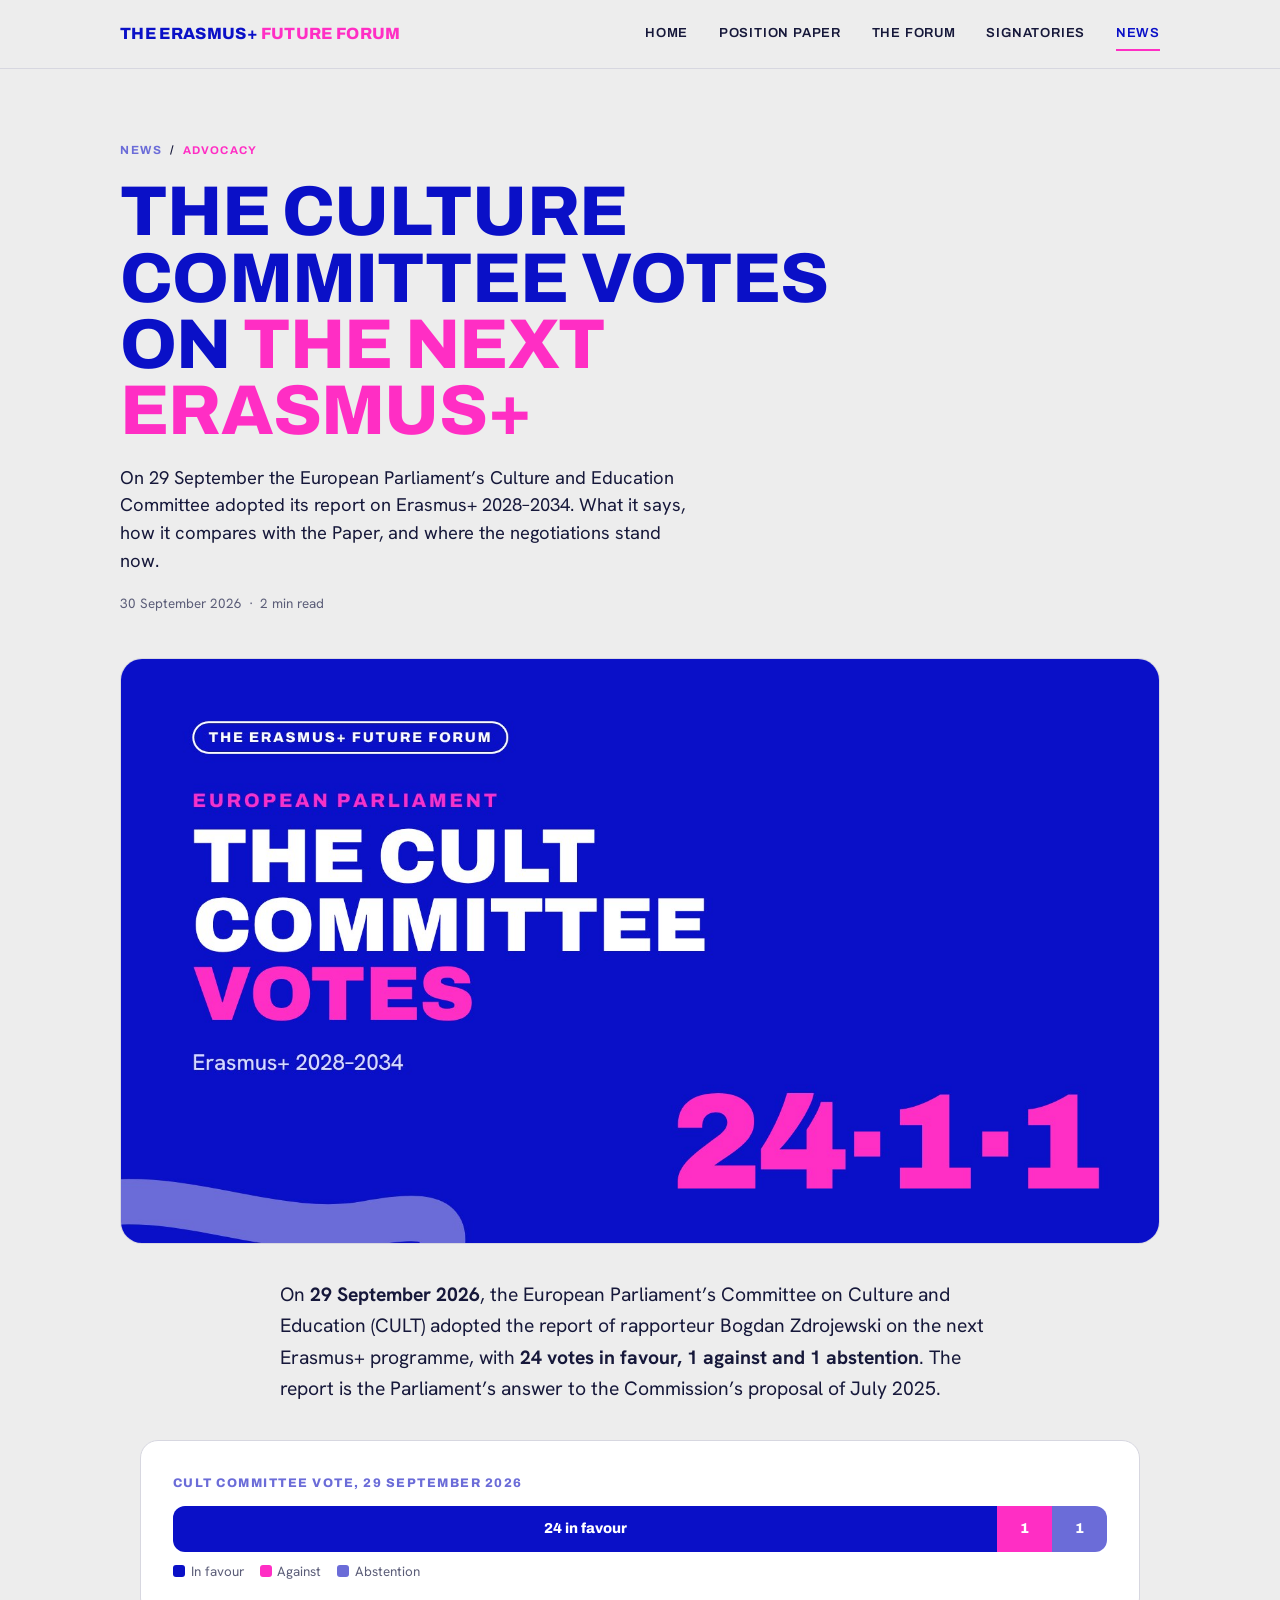
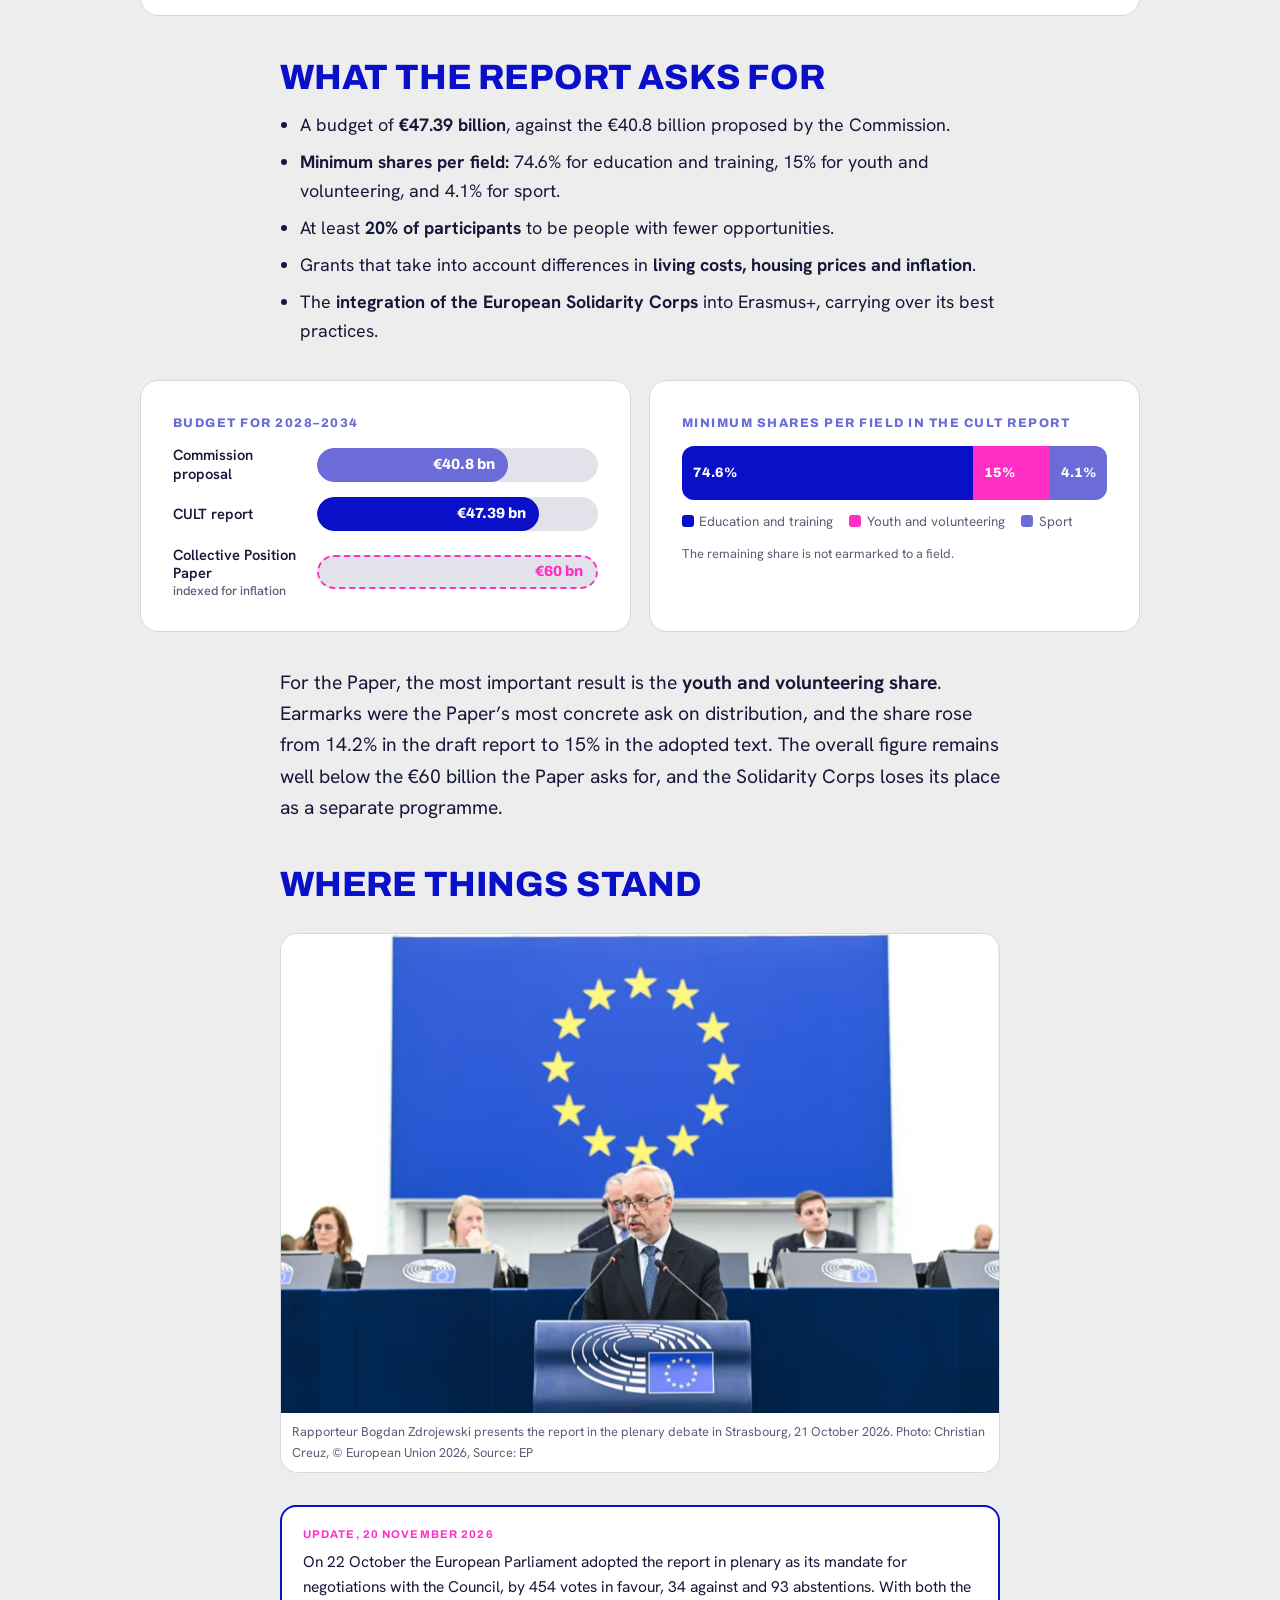
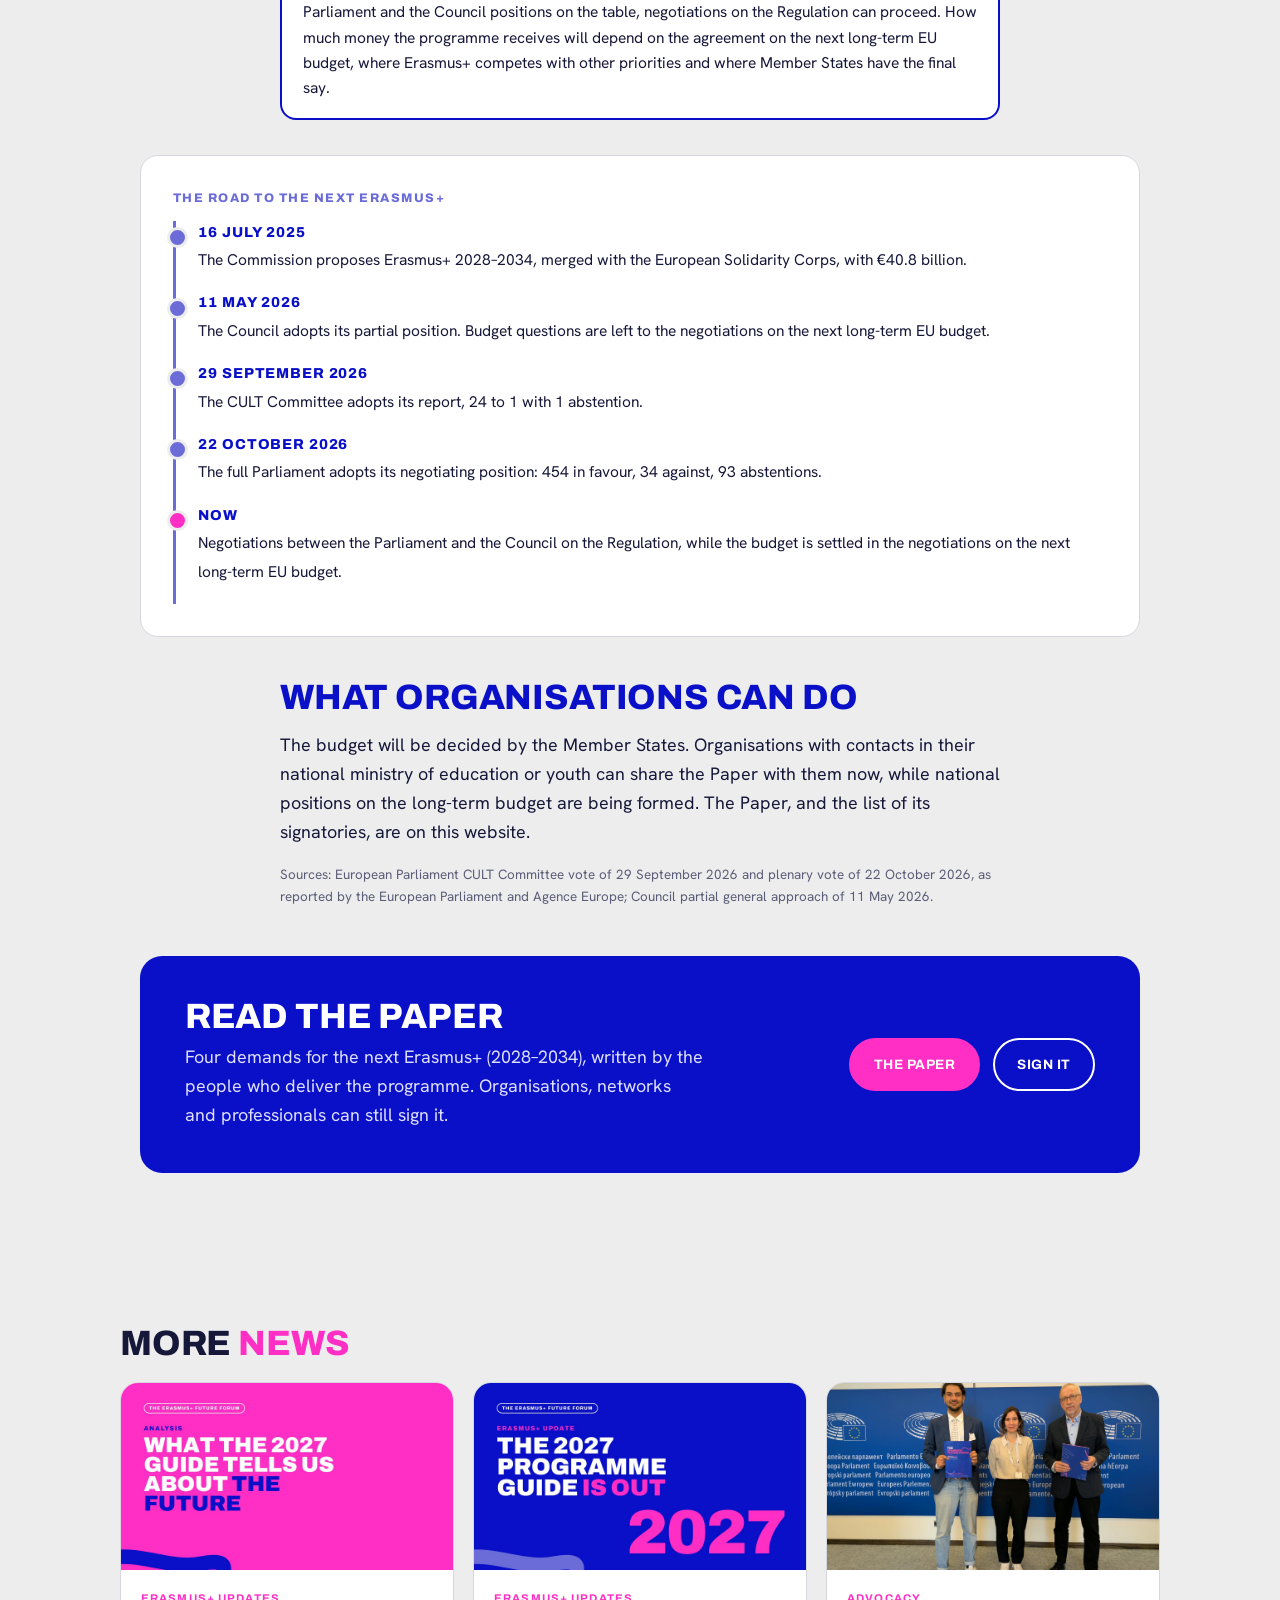
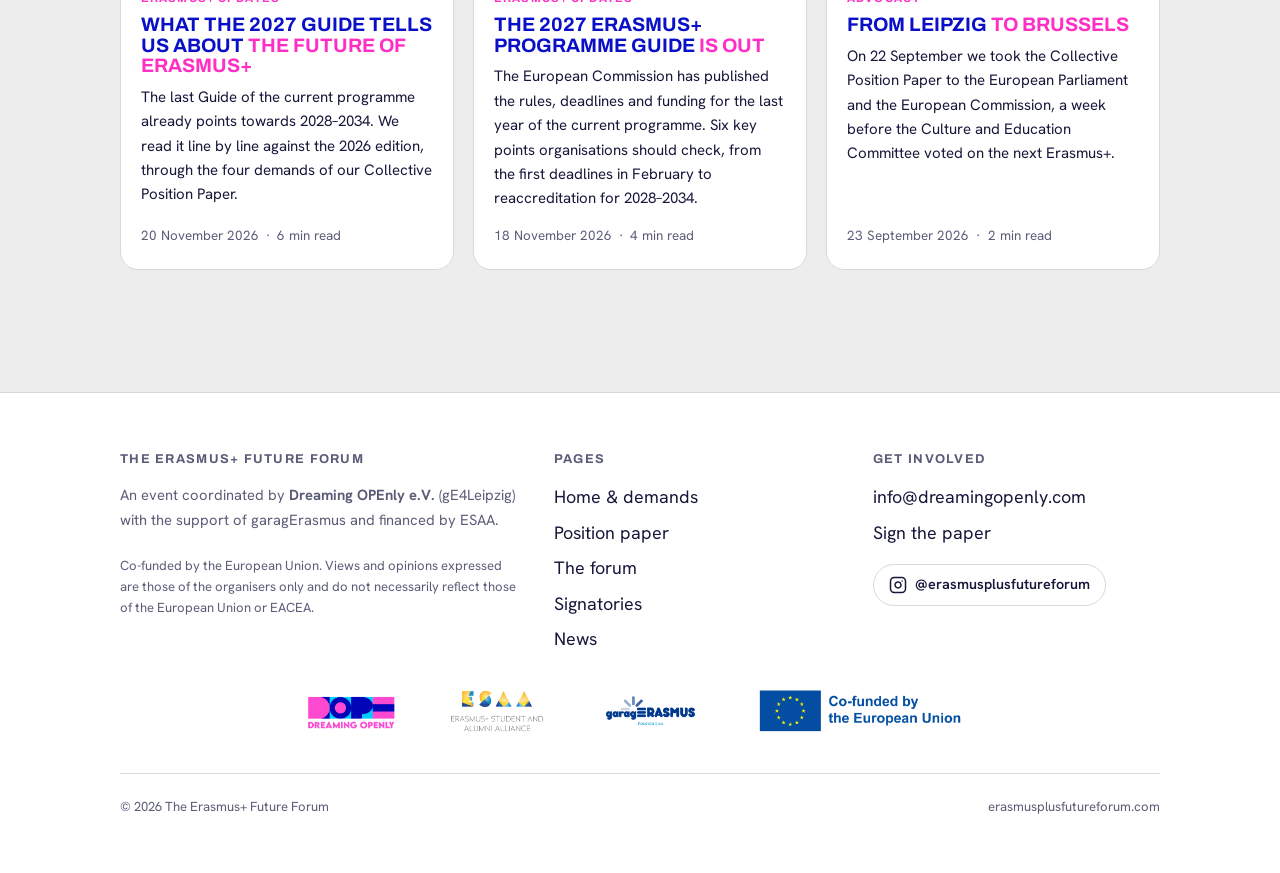
<file: news/cult-committee-vote.html>
<!doctype html>
<html lang="en">
<head>
<meta charset="utf-8">
<meta name="viewport" content="width=device-width, initial-scale=1">
<link rel="icon" type="image/png" href="../img/site/favicon.png">
<title>The Culture Committee votes on the next Erasmus+ | The Erasmus+ Future Forum</title>
<meta name="description" content="On 29 September the European Parliament&amp;rsquo;s Culture and Education Committee adopted its report on Erasmus+ 2028&amp;ndash;2034. What it says, how it compares with the Paper, and where the negotiations stand now.">
<link rel="canonical" href="https://erasmusplusfutureforum.com/news/cult-committee-vote.html">
<meta property="og:type" content="article">
<meta property="og:site_name" content="The Erasmus+ Future Forum">
<meta property="og:title" content="The Culture Committee votes on the next Erasmus+ | The Erasmus+ Future Forum">
<meta property="og:description" content="On 29 September the European Parliament&amp;rsquo;s Culture and Education Committee adopted its report on Erasmus+ 2028&amp;ndash;2034. What it says, how it compares with the Paper, and where the negotiations stand now.">
<meta property="og:url" content="https://erasmusplusfutureforum.com/news/cult-committee-vote.html">
<meta property="og:image" content="https://erasmusplusfutureforum.com/img/news/cover-cult-committee-vote.jpg">
<meta name="twitter:card" content="summary_large_image">
<link rel="preconnect" href="https://fonts.googleapis.com">
<link rel="preconnect" href="https://fonts.gstatic.com" crossorigin>
<link href="https://fonts.googleapis.com/css2?family=Archivo:wght@400;600;700;800;900&family=Hanken+Grotesk:wght@400;500;600;700&display=swap" rel="stylesheet">
<style>
/* ============================================================
   The Erasmus+ Future Forum — shared styles
   Visual identity sampled from the partner deck:
   grey canvas, brand indigo, hot magenta, lilac squiggle.
   ============================================================ */

:root{
  --grey:        #ededed;   /* page canvas (deck #EEEEEE)        */
  --card:        #ffffff;   /* raised surfaces                   */
  --ink:         #16183a;   /* readable dark-indigo body text    */
  --blue:        #0a10c7;   /* brand indigo  (deck #0005B7)      */
  --magenta:     #ff2ec4;   /* hot pink headline accent          */
  --lilac:       #6b6cd8;   /* squiggle / secondary accent       */
  --muted:       #5b5d78;   /* captions, meta                    */
  --line:        #d7d7e0;   /* hairlines                         */

  --maxw: 1120px;
  --gap: clamp(1.25rem, 3vw, 2.5rem);

  --display: 'Archivo', system-ui, sans-serif;
  --body: 'Hanken Grotesk', system-ui, -apple-system, sans-serif;
}

*{box-sizing:border-box}

html{scroll-behavior:smooth}
@media (prefers-reduced-motion: reduce){ html{scroll-behavior:auto} }

body{
  margin:0;
  background:var(--grey);
  color:var(--ink);
  font-family:var(--body);
  font-size:clamp(1rem, 0.55vw + 0.9rem, 1.12rem);
  line-height:1.62;
  -webkit-font-smoothing:antialiased;
  text-rendering:optimizeLegibility;
}

img{max-width:100%;display:block}
a{color:var(--blue)}

.wrap{ max-width:var(--maxw); margin-inline:auto; padding-inline:clamp(1.1rem, 4vw, 2.5rem); }

/* ---------- skip link ---------- */
.skip{
  position:absolute; left:-999px; top:0; z-index:200;
  background:var(--blue); color:#fff; padding:.6rem 1rem; border-radius:0 0 .5rem 0;
}
.skip:focus{left:0}

/* ---------- typography ---------- */
.eyebrow{
  font-family:var(--display);
  font-weight:700;
  text-transform:uppercase;
  letter-spacing:.22em;
  font-size:.74rem;
  color:var(--lilac);
  margin:0 0 1rem;
}
h1,h2,h3{ font-family:var(--display); text-transform:uppercase; line-height:.94; margin:0; }
h1{ font-weight:800; letter-spacing:-.01em; font-size:clamp(2.6rem, 8.5vw, 6.6rem); }
h2{ font-weight:800; letter-spacing:-.005em; font-size:clamp(1.9rem, 4.6vw, 3.4rem); }
h3{ font-weight:700; font-size:clamp(1.15rem, 2vw, 1.5rem); letter-spacing:0; }
.pink{color:var(--magenta)}
.blue{color:var(--blue)}

p{margin:0 0 1.1rem}
.lead{ font-size:clamp(1.15rem, 1.4vw, 1.45rem); line-height:1.5; color:var(--ink); }

/* ---------- nav ---------- */
.nav{
  position:sticky; top:0; z-index:100;
  background:rgba(237,237,237,.86);
  backdrop-filter:blur(10px);
  border-bottom:1px solid var(--line);
}
.nav .wrap{ display:flex; align-items:center; justify-content:space-between; min-height:68px; gap:1rem; }
.brand{
  font-family:var(--display); font-weight:800; text-transform:uppercase;
  letter-spacing:.02em; font-size:1.02rem; text-decoration:none; line-height:1;
  display:inline-flex; align-items:baseline; gap:.18rem; white-space:nowrap;
}
.brand .e{color:var(--blue)} .brand .f{color:var(--magenta)}
.menu{ display:flex; gap:clamp(.8rem,2.4vw,2rem); align-items:center; }
.menu a{
  font-family:var(--display); text-transform:uppercase; text-decoration:none;
  font-weight:600; font-size:.82rem; letter-spacing:.06em; color:var(--ink);
  padding:.35rem 0; border-bottom:2px solid transparent;
}
.menu a:hover{color:var(--blue)}
.menu a[aria-current="page"]{ color:var(--blue); border-bottom-color:var(--magenta); }

/* ---------- buttons ---------- */
.btns{ display:flex; flex-wrap:wrap; gap:.8rem; margin-top:2rem; }
.btn{
  font-family:var(--display); text-transform:uppercase; font-weight:700;
  letter-spacing:.04em; font-size:.85rem; text-decoration:none;
  padding:.85rem 1.4rem; border-radius:999px; border:2px solid var(--blue);
  display:inline-flex; align-items:center; gap:.5rem; transition:transform .15s ease, background .15s ease, color .15s ease;
}
.btn-primary{ background:var(--blue); color:#fff; }
.btn-primary:hover{ background:var(--magenta); border-color:var(--magenta); transform:translateY(-2px); }
.btn-ghost{ background:transparent; color:var(--blue); }
.btn-ghost:hover{ background:var(--blue); color:#fff; transform:translateY(-2px); }
@media (prefers-reduced-motion: reduce){ .btn:hover{transform:none} }

/* ---------- squiggle thread ---------- */
.thread{ width:100%; height:54px; display:block; overflow:visible; }
.thread path{ fill:none; stroke:var(--lilac); stroke-width:16; stroke-linecap:round; }
.thread.blue path{ stroke:var(--blue); }
.thread.pink path{ stroke:var(--magenta); }

/* ---------- sections ---------- */
section{ padding-block:clamp(3rem, 7vw, 6rem); }
.section-head{ max-width:760px; margin-bottom:clamp(1.6rem,4vw,3rem); }
.section-head .eyebrow{margin-bottom:.7rem}

/* ---------- hero ---------- */
.hero{ position:relative; padding-top:clamp(3rem,7vw,5.5rem); padding-bottom:clamp(2rem,5vw,3.5rem); overflow:hidden; }
.hero .wrap{ position:relative; z-index:2; }
.hero h1{ max-width:14ch; }
.hero .lead{ max-width:46ch; margin-top:1.4rem; }
.hero-squiggle{
  position:absolute; z-index:1; right:-4%; top:-6%; width:min(46vw,560px);
  opacity:.9; pointer-events:none;
}
.hero-squiggle path{ fill:none; stroke:var(--lilac); stroke-width:34; stroke-linecap:round; }
@media (max-width:640px){ .hero-squiggle{ opacity:.5; width:70vw; right:-18%; } }

/* ---------- demands ---------- */
.demand-grid{ display:grid; gap:1.1rem; grid-template-columns:repeat(2,1fr); }
@media (max-width:780px){ .demand-grid{ grid-template-columns:1fr; } }
.demand{
  background:var(--card); border-radius:18px; padding:clamp(1.4rem,2.4vw,2rem);
  border:1px solid var(--line); position:relative; overflow:hidden;
  transition:transform .18s ease, box-shadow .18s ease;
}
.demand:hover{ transform:translateY(-4px); box-shadow:0 18px 40px -24px rgba(10,16,199,.4); }
@media (prefers-reduced-motion: reduce){ .demand:hover{transform:none} }
.demand .num{
  font-family:var(--display); font-weight:800; font-size:1rem; letter-spacing:.1em;
  color:var(--magenta); display:block; margin-bottom:.7rem;
}
.demand h3{ margin-bottom:.5rem; color:var(--blue); }
.demand p{ margin:0; color:var(--ink); font-size:.98rem; }

/* ---------- teaser blocks ---------- */
.teaser{ display:grid; grid-template-columns:1.05fr .95fr; gap:clamp(1.4rem,4vw,3.2rem); align-items:center; }
.teaser.reverse{ grid-template-columns:.95fr 1.05fr; }
.teaser.reverse .teaser-media{ order:-1; }
@media (max-width:820px){ .teaser, .teaser.reverse{ grid-template-columns:1fr; } .teaser.reverse .teaser-media{order:0} }
.teaser-media img{ border-radius:18px; width:100%; height:100%; object-fit:cover; aspect-ratio:16/10; }
.teaser h2{ margin-bottom:1rem; }

/* ---------- facts strip ---------- */
.facts{ display:grid; grid-template-columns:repeat(4,1fr); gap:1rem; }
@media (max-width:720px){ .facts{ grid-template-columns:repeat(2,1fr); } }
.fact{ background:var(--card); border:1px solid var(--line); border-radius:16px; padding:1.3rem 1.2rem; }
.fact .big{ font-family:var(--display); font-weight:800; font-size:clamp(2rem,4vw,2.8rem); color:var(--blue); line-height:1; }
.fact .lab{ font-size:.86rem; color:var(--muted); margin-top:.5rem; }

/* ---------- gallery ---------- */
.gallery{ display:grid; grid-template-columns:repeat(6,1fr); gap:1rem; }
.gallery figure{ margin:0; border-radius:16px; overflow:hidden; border:1px solid var(--line); }
.gallery img{ width:100%; height:100%; object-fit:cover; }
.g-wide{ grid-column:span 4; } .g-tall{ grid-column:span 2; }
.g-half{ grid-column:span 3; } .g-third{ grid-column:span 2; }
@media (max-width:760px){
  .gallery{ grid-template-columns:repeat(2,1fr); }
  .g-wide,.g-tall,.g-half,.g-third{ grid-column:span 2; }
}
figcaption{ font-size:.8rem; color:var(--muted); padding:.55rem .7rem; background:var(--card); }

/* ---------- network chips ---------- */
.chips{ display:flex; flex-wrap:wrap; gap:.6rem; margin-top:1.3rem; }
.chip{
  font-family:var(--display); text-transform:uppercase; font-weight:600; font-size:.78rem;
  letter-spacing:.04em; padding:.5rem .9rem; border-radius:999px;
  background:var(--card); border:1px solid var(--line); color:var(--blue);
}
a.chip{ text-decoration:none; transition:border-color .15s ease, color .15s ease; }
a.chip:hover{ border-color:var(--magenta); color:var(--magenta); }

/* ---------- signatories grid ---------- */
.sig-grid{ display:grid; grid-template-columns:repeat(auto-fill, minmax(200px,1fr)); gap:1rem; margin-top:2rem; }
.sig-card{
  display:flex; align-items:center; justify-content:center;
  background:var(--card); border:1px solid var(--line); border-radius:16px;
  padding:1.5rem 1.2rem; min-height:132px; text-decoration:none;
  transition:transform .15s ease, border-color .15s ease, box-shadow .15s ease;
}
.sig-card:hover{ transform:translateY(-4px); border-color:var(--magenta); box-shadow:0 10px 30px rgba(0,0,0,.06); }
.sig-card img{ max-height:76px; max-width:100%; width:auto; object-fit:contain; }
.sig-card.text{
  font-family:var(--display); font-weight:700; text-transform:uppercase;
  letter-spacing:.03em; color:var(--blue); text-align:center;
  font-size:.9rem; line-height:1.3;
}

/* ---------- timeline ---------- */
.steps{ display:grid; grid-template-columns:repeat(3,1fr); gap:1.1rem; }
@media (max-width:760px){ .steps{ grid-template-columns:1fr; } }
.step{ background:var(--card); border:1px solid var(--line); border-radius:18px; padding:1.5rem; }
.step .mon{ font-family:var(--display); font-weight:800; text-transform:uppercase; color:var(--magenta); letter-spacing:.08em; font-size:.9rem; }
.step h3{ margin:.6rem 0 .5rem; color:var(--blue); }
.step p{ margin:0; font-size:.95rem; }

/* ---------- prose (position paper) ---------- */
.prose{ max-width:72ch; }
.prose h2{ margin:2.6rem 0 1rem; color:var(--blue); }
.prose h2:first-of-type{ margin-top:1rem; }
.prose h3{ margin:1.8rem 0 .6rem; color:var(--magenta); text-transform:none; letter-spacing:0; }
.prose ul{ padding-left:1.2rem; margin:0 0 1.1rem; }
.prose li{ margin-bottom:.5rem; }
.prose .kicker{ color:var(--muted); font-style:italic; }

.toc{
  background:var(--card); border:1px solid var(--line); border-radius:18px;
  padding:1.5rem 1.6rem; margin-bottom:2.5rem;
}
.toc .eyebrow{margin-bottom:.8rem}
.toc ol{ margin:0; padding-left:1.2rem; columns:2; column-gap:2rem; }
@media (max-width:620px){ .toc ol{ columns:1; } }
.toc a{ text-decoration:none; }
.toc a:hover{ text-decoration:underline; }

.note{
  border-left:4px solid var(--magenta); background:#fff;
  padding:1rem 1.2rem; border-radius:0 12px 12px 0; margin:1.5rem 0;
  font-size:.95rem; color:var(--muted);
}
.prose blockquote{
  margin:1.8rem 0; padding:.2rem 0 .2rem 1.4rem;
  border-left:4px solid var(--magenta);
  font-family:var(--body); font-weight:600; font-style:normal;
  font-size:clamp(1.1rem,1.6vw,1.35rem); line-height:1.4; color:var(--blue);
}
.prose blockquote p{margin:0}
.demand .asks{ margin:.6rem 0 0; padding-left:1.05rem; }
.demand .asks li{ margin-bottom:.35rem; font-size:.95rem; color:var(--ink); }

/* ---------- footer ---------- */
.foot{ background:#fff; border-top:1px solid var(--line); margin-top:2rem; }
.foot .wrap{ padding-block:clamp(2.5rem,5vw,3.5rem); }
.foot-grid{ display:grid; grid-template-columns:1.4fr 1fr 1fr; gap:2rem; }
@media (max-width:720px){ .foot-grid{ grid-template-columns:1fr; gap:1.5rem; } }
.foot h4{ font-family:var(--display); text-transform:uppercase; letter-spacing:.1em; font-size:.8rem; color:var(--muted); margin:0 0 .8rem; }
.foot a{ color:var(--ink); text-decoration:none; display:block; margin-bottom:.4rem; }
.foot a:hover{ color:var(--blue); }
.foot .partners{ font-size:.92rem; color:var(--muted); line-height:1.7; }
.foot .eu{ font-size:.82rem; color:var(--muted); margin-top:1.4rem; }
.foot-bottom{ border-top:1px solid var(--line); margin-top:2rem; padding-top:1.4rem; font-size:.82rem; color:var(--muted); display:flex; justify-content:space-between; flex-wrap:wrap; gap:.5rem; }

/* ---------- scroll reveal ---------- */
.reveal{ opacity:0; transform:translateY(18px); transition:opacity .6s ease, transform .6s ease; }
.reveal.in{ opacity:1; transform:none; }
@media (prefers-reduced-motion: reduce){ .reveal{ opacity:1; transform:none; transition:none; } }

:focus-visible{ outline:3px solid var(--magenta); outline-offset:3px; border-radius:4px; }

/* ---------- paper blocks (position paper) ---------- */
.paper-block{ background:var(--card); border:1px solid var(--line); border-radius:18px; padding:clamp(1.4rem,2.5vw,2.2rem); }
.paper-block.wide{ margin-bottom:1.1rem; }
.paper-block h3{ color:var(--blue); text-transform:none; letter-spacing:0; font-size:clamp(1.2rem,1.9vw,1.55rem); margin-bottom:.5rem; }
.paper-block h4{ font-family:var(--display); font-weight:700; text-transform:uppercase; letter-spacing:.06em; font-size:.78rem; color:var(--magenta); margin:1.2rem 0 .4rem; }
.paper-block p{ font-size:.96rem; line-height:1.6; margin:0 0 .8rem; }
.paper-block ul{ padding-left:1.1rem; margin:.3rem 0 .8rem; }
.paper-block li{ margin-bottom:.4rem; font-size:.94rem; line-height:1.5; }
.paper-block blockquote{ margin:1.2rem 0 0; padding:.3rem 0 .3rem 1.1rem; border-left:4px solid var(--magenta); font-weight:600; color:var(--blue); font-size:1.02rem; line-height:1.4; }
.paper-block blockquote p{ margin:0; font-size:1.02rem; }
.block-grid{ display:grid; grid-template-columns:repeat(2,1fr); gap:1.1rem; }
@media (max-width:820px){ .block-grid{ grid-template-columns:1fr; } }
.demand-subgrid{ display:grid; grid-template-columns:repeat(2,1fr); gap:.6rem 2.4rem; margin-top:1rem; }
@media (max-width:680px){ .demand-subgrid{ grid-template-columns:1fr; } }
.demand-subgrid h4{ color:var(--blue); }

/* ---------- footer logo strip ---------- */
.foot-logos{ display:flex; flex-wrap:wrap; align-items:center; justify-content:center; gap:clamp(1.6rem,4vw,3.2rem); padding:1.8rem 0 .4rem; }
.foot-logos img{ height:46px; width:auto; }
@media (max-width:520px){ .foot-logos img{ height:36px; } }
.ig-btn{ display:inline-flex !important; align-items:center; gap:.5rem; margin-top:.7rem; padding:.5rem .95rem; border:1px solid var(--line); border-radius:999px; color:var(--blue); text-decoration:none; font-weight:600; font-size:.9rem; width:max-content; transition:border-color .15s ease, color .15s ease; }
.ig-btn:hover{ border-color:var(--magenta); color:var(--magenta); }
.ig-btn svg{ width:18px; height:18px; flex:none; }

/* ---------- taller hero (so the squiggle reads fully) ---------- */
@media (min-width:641px){ .hero-tall{ min-height:680px; display:flex; flex-direction:column; justify-content:center; } .hero-tall > .wrap{ width:100%; } }


/* --- mobile nav + horizontal-overflow fix --- */
html,body{ overflow-x:clip; }
@media (max-width:640px){
  .nav .wrap{ flex-wrap:wrap; justify-content:center; gap:.35rem .9rem; min-height:0; padding-top:.55rem; padding-bottom:.55rem; }
  .brand{ width:100%; justify-content:center; text-align:center; white-space:normal; font-size:.95rem; }
  .menu{ width:100%; justify-content:center; flex-wrap:wrap; gap:.4rem 1.15rem; }
  .menu a{ font-size:.78rem; padding:.15rem 0; }
}

/* ============ News section ============ */
.news-hero{ padding-bottom:1.2rem; }
.news-hero h1{ font-size:clamp(2.8rem,8vw,6rem); }
.news-hero{ min-height:440px; padding-bottom:0; }
.news-hero .hero-squiggle{ width:min(32vw,360px); top:2%; right:-1%; }
@media (max-width:640px){ .news-hero{ min-height:0; } .news-hero .hero-squiggle{ width:55vw; right:-14%; } }
.filters{ display:flex; flex-wrap:wrap; gap:.5rem; margin:0 0 2rem; }
.filters button{
  font-family:var(--display); text-transform:uppercase; font-weight:700; font-size:.76rem; letter-spacing:.06em;
  padding:.55rem 1rem; border-radius:999px; border:1px solid var(--line); background:var(--card); color:var(--blue); cursor:pointer;
}
.filters button[aria-pressed="true"]{ background:var(--blue); border-color:var(--blue); color:#fff; }
.filters button:hover{ border-color:var(--magenta); }

.tag{ display:inline-block; font-family:var(--display); text-transform:uppercase; font-weight:700; font-size:.7rem;
  letter-spacing:.1em; color:var(--magenta); }
.meta{ font-size:.84rem; color:var(--muted); }
.meta .dot{ margin:0 .45rem; }

.feature{ display:grid; grid-template-columns:1.25fr 1fr; gap:0; background:var(--card); border:1px solid var(--line);
  border-radius:22px; overflow:hidden; text-decoration:none; color:inherit; margin-bottom:1.4rem;
  transition:transform .18s ease, box-shadow .18s ease; }
.feature:hover{ transform:translateY(-4px); box-shadow:0 18px 40px -24px rgba(10,16,199,.45); }
.feature img{ width:100%; height:100%; object-fit:cover; object-position:left center; aspect-ratio:16/10; }
.feature .fbody{ padding:clamp(1.4rem,3vw,2.4rem); display:flex; flex-direction:column; justify-content:center; gap:.7rem; }
.feature h2{ font-size:clamp(1.7rem,3.4vw,2.6rem); color:var(--blue); }
.feature p{ margin:0; }
@media (max-width:820px){ .feature{ grid-template-columns:1fr; } }

.cards{ display:grid; grid-template-columns:repeat(3,1fr); gap:1.2rem; }
@media (max-width:980px){ .cards{ grid-template-columns:repeat(2,1fr); } }
@media (max-width:620px){ .cards{ grid-template-columns:1fr; } }
.card{ background:var(--card); border:1px solid var(--line); border-radius:18px; overflow:hidden; text-decoration:none;
  color:inherit; display:flex; flex-direction:column; transition:transform .18s ease, box-shadow .18s ease, border-color .18s ease; }
.card:hover{ transform:translateY(-4px); border-color:var(--magenta); box-shadow:0 14px 34px -22px rgba(10,16,199,.45); }
.card img{ width:100%; aspect-ratio:16/9; object-fit:cover; }
.card .cbody{ padding:1.2rem 1.25rem 1.4rem; display:flex; flex-direction:column; gap:.5rem; flex:1; }
.card h3{ font-size:1.22rem; line-height:1.05; color:var(--blue); }
.card p{ margin:0; font-size:.94rem; color:var(--ink); }
.card .meta{ margin-top:auto; padding-top:.4rem; }
@media (prefers-reduced-motion: reduce){ .card:hover,.feature:hover{ transform:none; } }

/* ---- article ---- */
.crumbs{ font-family:var(--display); text-transform:uppercase; font-weight:700; font-size:.74rem; letter-spacing:.14em; margin:0 0 1.2rem; }
.crumbs a{ text-decoration:none; color:var(--lilac); }
.crumbs a:hover{ color:var(--magenta); }
.art-hero{ padding-top:clamp(2.4rem,6vw,4.5rem); padding-bottom:1.6rem; }
.art-hero h1{ font-size:clamp(2.1rem,5.6vw,4.4rem); max-width:18ch; color:var(--blue); }
.art-hero h1 .pink{ color:var(--magenta); }
.art-hero .lead{ max-width:58ch; margin-top:1.3rem; }
.art-hero .meta{ margin-top:1rem; }
.cover{ margin:0; border-radius:22px; overflow:hidden; border:1px solid var(--line); background:#fff; }
.cover img{ width:100%; aspect-ratio:16/9; object-fit:cover; }
.cover figcaption{ border-top:1px solid var(--line); }

.article{ padding-top:2.2rem; }
.body{ max-width:72ch; margin-inline:auto; }
.body > p:first-child{ font-size:1.08em; }
.body h2{ font-size:clamp(1.5rem,3vw,2.2rem); color:var(--blue); margin:2.8rem 0 1rem; }
.body h3{ font-size:clamp(1.1rem,1.8vw,1.3rem); color:var(--magenta); text-transform:none; letter-spacing:0; margin:1.8rem 0 .5rem; line-height:1.2; }
.body ul, .body ol{ padding-left:1.25rem; margin:0 0 1.2rem; }
.body li{ margin-bottom:.5rem; }
.body blockquote{ margin:1.8rem 0; padding:.2rem 0 .2rem 1.4rem; border-left:4px solid var(--magenta);
  font-weight:600; font-size:clamp(1.08rem,1.5vw,1.3rem); line-height:1.42; color:var(--blue); }
.body blockquote p{ margin:0 0 .5rem; }
.body blockquote cite{ display:block; font-style:normal; font-weight:500; font-size:.85rem; color:var(--muted); }
.body .note{ margin:1.8rem 0; }
.body .note strong{ color:var(--ink); }
.update{ background:#fff; border:2px solid var(--blue); border-radius:16px; padding:1.1rem 1.3rem; margin:2rem 0; font-size:.97rem; }
.update .tag{ display:block; margin-bottom:.4rem; }

/* breakout blocks sit wider than the text column */
.breakout{ max-width:1000px; margin:2.2rem auto; }
.blockhead{ font-family:var(--display); text-transform:uppercase; font-weight:800; letter-spacing:.12em; font-size:.78rem; color:var(--lilac); margin:0 0 .8rem; }
.source{ font-size:.8rem; color:var(--muted); margin-top:.7rem; }

.facts .fact .big.pink{ color:var(--magenta); }
.facts.three{ grid-template-columns:repeat(3,1fr); }
@media (max-width:720px){ .facts.three{ grid-template-columns:1fr; } }

/* timeline */
.tl{ list-style:none; padding:0 !important; margin:0; border-left:3px solid var(--lilac); }
.tl li{ position:relative; padding:0 0 1.15rem 1.4rem; margin:0 !important; }
.tl li::before{ content:""; position:absolute; left:-9px; top:.38rem; width:15px; height:15px; border-radius:50%; background:var(--magenta); border:3px solid var(--grey); }
.tl .when{ font-family:var(--display); font-weight:800; text-transform:uppercase; letter-spacing:.06em; color:var(--blue); font-size:.9rem; display:block; }
.tl .what{ font-size:.97rem; }
.tl li.past::before{ background:var(--lilac); }
.panel{ background:var(--card); border:1px solid var(--line); border-radius:18px; padding:clamp(1.2rem,2.6vw,2rem); }

/* comparison table */
.cmp{ width:100%; border-collapse:separate; border-spacing:0; background:var(--card); border:1px solid var(--line); border-radius:16px; overflow:hidden; font-size:.94rem; }
.cmp th, .cmp td{ text-align:left; padding:.8rem 1rem; vertical-align:top; border-bottom:1px solid var(--line); }
.cmp tr:last-child td{ border-bottom:0; }
.cmp thead th{ font-family:var(--display); text-transform:uppercase; letter-spacing:.08em; font-size:.74rem; color:#fff; background:var(--blue); }
.cmp thead th:last-child{ background:var(--magenta); }
.cmp td:first-child{ font-weight:700; color:var(--blue); width:28%; }
.cmp td.new{ background:rgba(255,46,196,.06); }
.cmp-wrap{ overflow-x:auto; }
@media (max-width:640px){ .cmp{ font-size:.86rem; } .cmp th,.cmp td{ padding:.6rem .7rem; } }

/* horizontal bars */
.bars{ display:grid; gap:.9rem; }
.bar{ display:grid; grid-template-columns:minmax(120px,30%) 1fr; gap:1rem; align-items:center; }
.bar .lab{ font-size:.92rem; font-weight:600; color:var(--ink); line-height:1.25; }
.bar .lab small{ display:block; font-weight:500; color:var(--muted); font-size:.8rem; }
.bar .track{ background:#e2e2ea; border-radius:999px; height:34px; position:relative; overflow:hidden; }
.bar .fill{ height:100%; border-radius:999px; background:var(--blue); display:flex; align-items:center; justify-content:flex-end; padding-right:.8rem;
  color:#fff; font-family:var(--display); font-weight:800; font-size:.92rem; white-space:nowrap; min-width:3.6rem; }
.bar .fill.pink{ background:var(--magenta); }
.bar .fill.lilac{ background:var(--lilac); }
.bar .fill.ghost{ background:transparent; border:2px dashed var(--magenta); color:var(--magenta); }
@media (max-width:560px){ .bar{ grid-template-columns:1fr; gap:.35rem; } }

/* vote bars */
.vote{ display:flex; height:46px; border-radius:12px; overflow:hidden; margin:.4rem 0 .6rem; }
.vote span{ display:flex; align-items:center; justify-content:center; color:#fff; font-family:var(--display); font-weight:800; font-size:.9rem; min-width:2.4rem; }
.vote .yes{ background:var(--blue); } .vote .no{ background:var(--magenta); } .vote .abs{ background:var(--lilac); }
.legend{ display:flex; flex-wrap:wrap; gap:1rem; font-size:.84rem; color:var(--muted); }
.legend i{ display:inline-block; width:12px; height:12px; border-radius:3px; margin-right:.35rem; vertical-align:-1px; }

/* stacked share bar (earmarks) */
.share{ display:flex; height:54px; border-radius:12px; overflow:hidden; }
.share span{ display:flex; align-items:center; padding:0 .7rem; color:#fff; font-family:var(--display); font-weight:800; font-size:.85rem; white-space:nowrap; }

/* demand pills */
.pill-demand{ display:inline-block; font-family:var(--display); text-transform:uppercase; font-weight:700; letter-spacing:.06em; font-size:.68rem;
  padding:.3rem .65rem; border-radius:999px; background:var(--blue); color:#fff; margin-right:.3rem; vertical-align:middle; }
.lens{ display:grid; grid-template-columns:repeat(2,1fr); gap:1.1rem; }
@media (max-width:780px){ .lens{ grid-template-columns:1fr; } }
.lens .demand h3{ font-size:1.15rem; line-height:1.15; text-transform:none; letter-spacing:0; }
.lens .demand p{ font-size:.94rem; margin-bottom:.6rem; }
.lens .demand p:last-child{ margin-bottom:0; }
.verdict{ display:inline-block; font-family:var(--display); font-weight:800; text-transform:uppercase; letter-spacing:.08em; font-size:.7rem; padding:.25rem .6rem; border-radius:6px; margin-bottom:.6rem; }
.verdict.warn{ background:rgba(255,46,196,.12); color:#c4008f; }
.verdict.ok{ background:rgba(10,16,199,.1); color:var(--blue); }
.verdict.neutral{ background:#ececf4; color:var(--muted); }

/* change cards */
.changes{ display:grid; grid-template-columns:repeat(2,1fr); gap:1rem; }
@media (max-width:760px){ .changes{ grid-template-columns:1fr; } }
.change{ background:var(--card); border:1px solid var(--line); border-radius:16px; padding:1.2rem 1.3rem; }
.change .num{ font-family:var(--display); font-weight:800; color:var(--magenta); letter-spacing:.1em; font-size:.85rem; }
.change h3{ margin:.35rem 0 .45rem !important; color:var(--blue) !important; font-size:1.12rem !important; }
.change p{ margin:0; font-size:.94rem; }

/* chips list inside articles */
.body .chips{ margin-top:.6rem; }

/* gallery inside article */
.breakout .gallery figure{ display:flex; flex-direction:column; background:var(--card); }
.breakout .gallery figure img{ height:auto; aspect-ratio:4/3; flex:1; min-height:0; }
.breakout .gallery .g-tall img, .breakout .gallery .portrait img{ aspect-ratio:3/4; }
.breakout .gallery figcaption{ flex:none; }

/* people cards */
.people{ display:grid; grid-template-columns:repeat(3,1fr); gap:1.1rem; }
@media (max-width:820px){ .people{ grid-template-columns:1fr; } }
.person{ background:var(--card); border:1px solid var(--line); border-radius:18px; overflow:hidden; display:flex; flex-direction:column; }
.person img{ width:100%; aspect-ratio:1/1; object-fit:cover; object-position:center 12%; }
.person .pbody{ padding:1.1rem 1.2rem 1.3rem; }
.person .inst{ font-family:var(--display); font-weight:800; text-transform:uppercase; letter-spacing:.08em; font-size:.72rem; color:var(--magenta); }
.person h3{ margin:.35rem 0 .3rem !important; color:var(--blue) !important; font-size:1.1rem !important; text-transform:none !important; }
.person p{ margin:0; font-size:.92rem; }
.credit{ display:block; font-size:.72rem; color:var(--muted); margin-top:.5rem; }
.figure{ margin:2rem 0; border-radius:18px; overflow:hidden; border:1px solid var(--line); background:var(--card); }
.figure img{ width:100%; }

/* CTA band */
.cta-band{ background:var(--blue); color:#fff; border-radius:22px; padding:clamp(1.6rem,4vw,2.8rem); margin:3rem auto 0; max-width:1000px;
  display:grid; grid-template-columns:1.4fr 1fr; gap:1.4rem; align-items:center; position:relative; overflow:hidden; }
.cta-band h2{ color:#fff; font-size:clamp(1.5rem,3vw,2.2rem); margin:0 0 .5rem; }
.cta-band p{ margin:0; color:#dfe0ff; }
.cta-band .btns{ margin:0; justify-content:flex-end; }
.cta-band .btn-primary{ background:var(--magenta); border-color:var(--magenta); }
.cta-band .btn-primary:hover{ background:#fff; color:var(--blue); border-color:#fff; }
.cta-band .btn-ghost{ color:#fff; border-color:#fff; }
.cta-band .btn-ghost:hover{ background:#fff; color:var(--blue); }
@media (max-width:760px){ .cta-band{ grid-template-columns:1fr; } .cta-band .btns{ justify-content:flex-start; } }

.more{ padding-top:clamp(2.5rem,6vw,4rem); }
.more h2{ font-size:clamp(1.5rem,3vw,2.2rem); margin-bottom:1.4rem; }
</style>
<script type="application/ld+json">{"@context": "https://schema.org", "@type": "NewsArticle", "headline": "The Culture Committee votes on the next Erasmus+", "description": "On 29 September the European Parliament&rsquo;s Culture and Education Committee adopted its report on Erasmus+ 2028&ndash;2034. What it says, how it compares with the Paper, and where the negotiations stand now.", "datePublished": "2026-09-30", "dateModified": "2026-11-20", "image": ["https://erasmusplusfutureforum.com/img/news/cover-cult-committee-vote.jpg"], "mainEntityOfPage": "https://erasmusplusfutureforum.com/news/cult-committee-vote.html", "author": {"@type": "Organization", "name": "The Erasmus+ Future Forum", "url": "https://erasmusplusfutureforum.com"}, "publisher": {"@type": "Organization", "name": "Dreaming OPEnly e.V.", "url": "https://dreamingopenly.com/"}}</script>
</head>
<body>
<a class="skip" href="#main">Skip to content</a>
<header class="nav">
  <div class="wrap">
    <a class="brand" href="../index.html"><span class="e">The&nbsp;Erasmus+</span><span class="f">Future Forum</span></a>
    <nav class="menu" aria-label="Primary">
      <a href="../index.html">Home</a>
      <a href="../position-paper.html">Position Paper</a>
      <a href="../the-forum.html">The Forum</a>
      <a href="../signatories.html">Signatories</a>
      <a href="index.html" aria-current="page">News</a>
    </nav>
  </div>
</header>
<main id="main">
  <section class="art-hero">
    <div class="wrap reveal">
      <p class="crumbs"><a href="index.html">News</a> &nbsp;/&nbsp; <span class="tag">Advocacy</span></p>
      <h1>The Culture Committee votes on <span class="pink">the next Erasmus+</span></h1>
      <p class="lead">On 29 September the European Parliament&rsquo;s Culture and Education Committee adopted its report on Erasmus+ 2028&ndash;2034. What it says, how it compares with the Paper, and where the negotiations stand now.</p>
      <p class="meta"><time datetime="2026-09-30">30 September 2026</time><span class="dot">·</span>2 min read</p>
    </div>
  </section>
  <div class="wrap reveal">
    <figure class="cover"><img src="../img/news/cover-cult-committee-vote.jpg" alt="Cover graphic: The CULT Committee votes, 24 in favour, 1 against, 1 abstention."></figure>
  </div>
  <section class="article">
    <div class="wrap">
      <div class="body">

<p>On <strong>29 September 2026</strong>, the European Parliament&rsquo;s Committee on Culture and Education (CULT) adopted the report of rapporteur Bogdan Zdrojewski on the next Erasmus+ programme, with <strong>24 votes in favour, 1 against and 1 abstention</strong>. The report is the Parliament&rsquo;s answer to the Commission&rsquo;s proposal of July 2025.</p>
</div>
<div class="breakout">
  <div class="panel reveal">
    <p class="blockhead">CULT Committee vote, 29 September 2026</p>
    <div class="vote" role="img" aria-label="24 in favour, 1 against, 1 abstention"><span class="yes" style="flex:24">24 in favour</span><span class="no" style="flex:1.6">1</span><span class="abs" style="flex:1.6">1</span></div>
    <div class="legend"><span><i style="background:var(--blue)"></i>In favour</span><span><i style="background:var(--magenta)"></i>Against</span><span><i style="background:var(--lilac)"></i>Abstention</span></div>
  </div>
</div>
<div class="body">

<h2>What the report asks for</h2>
<ul>
  <li>A budget of <strong>&euro;47.39 billion</strong>, against the &euro;40.8 billion proposed by the Commission.</li>
  <li><strong>Minimum shares per field:</strong> 74.6% for education and training, 15% for youth and volunteering, and 4.1% for sport.</li>
  <li>At least <strong>20% of participants</strong> to be people with fewer opportunities.</li>
  <li>Grants that take into account differences in <strong>living costs, housing prices and inflation</strong>.</li>
  <li>The <strong>integration of the European Solidarity Corps</strong> into Erasmus+, carrying over its best practices.</li>
</ul>
</div>
<div class="breakout">
  <div class="block-grid">
    <div class="panel reveal">
      <p class="blockhead">Budget for 2028&ndash;2034</p>
      <div class="bars">
        <div class="bar"><div class="lab">Commission proposal</div><div class="track"><div class="fill lilac" style="width:68%">&euro;40.8 bn</div></div></div>
        <div class="bar"><div class="lab">CULT report</div><div class="track"><div class="fill" style="width:79%">&euro;47.39 bn</div></div></div>
        <div class="bar"><div class="lab">Collective Position Paper<small>indexed for inflation</small></div><div class="track"><div class="fill ghost" style="width:100%">&euro;60 bn</div></div></div>
      </div>
    </div>
    <div class="panel reveal">
      <p class="blockhead">Minimum shares per field in the CULT report</p>
      <div class="share" role="img" aria-label="74.6% education and training, 15% youth and volunteering, 4.1% sport">
        <span style="flex:74.6;background:var(--blue)">74.6%</span><span style="flex:15;background:var(--magenta)">15%</span><span style="flex:6.5;background:var(--lilac)">4.1%</span>
      </div>
      <div class="legend" style="margin-top:.7rem"><span><i style="background:var(--blue)"></i>Education and training</span><span><i style="background:var(--magenta)"></i>Youth and volunteering</span><span><i style="background:var(--lilac)"></i>Sport</span></div>
      <p class="source">The remaining share is not earmarked to a field.</p>
    </div>
  </div>
</div>
<div class="body">

<p>For the Paper, the most important result is the <strong>youth and volunteering share</strong>. Earmarks were the Paper&rsquo;s most concrete ask on distribution, and the share rose from 14.2% in the draft report to 15% in the adopted text. The overall figure remains well below the &euro;60 billion the Paper asks for, and the Solidarity Corps loses its place as a separate programme.</p>

<h2>Where things stand</h2>
<figure class="figure reveal"><img src="../img/news/ep-plenary-zdrojewski-2026-10-21.jpg" alt="MEP Bogdan Zdrojewski speaking at the rostrum of the European Parliament in Strasbourg." loading="lazy"><figcaption>Rapporteur Bogdan Zdrojewski presents the report in the plenary debate in Strasbourg, 21 October 2026. Photo: Christian Creuz, &copy; European Union 2026, Source: EP</figcaption></figure>
<div class="update"><span class="tag">Update, 20 November 2026</span>
On 22 October the European Parliament adopted the report in plenary as its mandate for negotiations with the Council, by 454 votes in favour, 34 against and 93 abstentions. With both the Parliament and the Council positions on the table, negotiations on the Regulation can proceed. How much money the programme receives will depend on the agreement on the next long-term EU budget, where Erasmus+ competes with other priorities and where Member States have the final say.</div>
</div>
<div class="breakout">
  <div class="panel reveal">
    <p class="blockhead">The road to the next Erasmus+</p>
    <ol class="tl">
      <li class="past"><span class="when">16 July 2025</span><span class="what">The Commission proposes Erasmus+ 2028&ndash;2034, merged with the European Solidarity Corps, with &euro;40.8 billion.</span></li>
      <li class="past"><span class="when">11 May 2026</span><span class="what">The Council adopts its partial position. Budget questions are left to the negotiations on the next long-term EU budget.</span></li>
      <li class="past"><span class="when">29 September 2026</span><span class="what">The CULT Committee adopts its report, 24 to 1 with 1 abstention.</span></li>
      <li class="past"><span class="when">22 October 2026</span><span class="what">The full Parliament adopts its negotiating position: 454 in favour, 34 against, 93 abstentions.</span></li>
      <li><span class="when">Now</span><span class="what">Negotiations between the Parliament and the Council on the Regulation, while the budget is settled in the negotiations on the next long-term EU budget.</span></li>
    </ol>
  </div>
</div>
<div class="body">



<h2>What organisations can do</h2>
<p>The budget will be decided by the Member States. Organisations with contacts in their national ministry of education or youth can share the Paper with them now, while national positions on the long-term budget are being formed. The Paper, and the list of its signatories, are on this website.</p>
<p class="meta">Sources: European Parliament CULT Committee vote of 29 September 2026 and plenary vote of 22 October 2026, as reported by the European Parliament and Agence Europe; Council partial general approach of 11 May 2026.</p>

      </div>
      <aside class="cta-band reveal">
  <div><h2>Read the Paper</h2><p>Four demands for the next Erasmus+ (2028&ndash;2034), written by the people who deliver the programme. Organisations, networks and professionals can still sign it.</p></div>
  <div class="btns"><a class="btn btn-primary" href="../position-paper.html">The Paper</a><a class="btn btn-ghost" href="https://tally.so/r/lbZJpB" target="_blank" rel="noopener">Sign it</a></div>
</aside>
    </div>
  </section>
  <section class="more">
    <div class="wrap">
      <h2>More <span class="pink">news</span></h2>
      <div class="cards"><a class="card reveal" href="what-the-2027-guide-tells-us.html" data-cat="erasmus">
  <img src="../img/news/cover-what-the-2027-guide-tells-us.jpg" alt="Cover graphic: What the 2027 Guide tells us about the future of Erasmus+." loading="lazy">
  <div class="cbody"><span class="tag">Erasmus+ updates</span><h3>What the 2027 Guide tells us about <span class="pink">the future of Erasmus+</span></h3><p>The last Guide of the current programme already points towards 2028&ndash;2034. We read it line by line against the 2026 edition, through the four demands of our Collective Position Paper.</p>
  <span class="meta">20 November 2026<span class="dot">·</span>6 min read</span></div>
</a><a class="card reveal" href="programme-guide-2027-is-out.html" data-cat="erasmus">
  <img src="../img/news/cover-programme-guide-2027-is-out.jpg" alt="Cover graphic: The 2027 Programme Guide is out." loading="lazy">
  <div class="cbody"><span class="tag">Erasmus+ updates</span><h3>The 2027 Erasmus+ Programme Guide <span class="pink">is out</span></h3><p>The European Commission has published the rules, deadlines and funding for the last year of the current programme. Six key points organisations should check, from the first deadlines in February to reaccreditation for 2028&ndash;2034.</p>
  <span class="meta">18 November 2026<span class="dot">·</span>4 min read</span></div>
</a><a class="card reveal" href="from-leipzig-to-brussels.html" data-cat="advocacy">
  <img src="../img/news/brussels-parliament-meeting.jpg" alt="Milena Pallotta, Federico Giordano Mederos and MEP Bogdan Zdrojewski holding the Position Paper at the European Parliament." loading="lazy">
  <div class="cbody"><span class="tag">Advocacy</span><h3>From Leipzig <span class="pink">to Brussels</span></h3><p>On 22 September we took the Collective Position Paper to the European Parliament and the European Commission, a week before the Culture and Education Committee voted on the next Erasmus+.</p>
  <span class="meta">23 September 2026<span class="dot">·</span>2 min read</span></div>
</a></div>
    </div>
  </section>
</main>
<footer class="foot">
  <div class="wrap">
    <div class="foot-grid">
      <div>
        <h4>The Erasmus+ Future Forum</h4>
        <p class="partners">An event coordinated by <strong>Dreaming OPEnly e.V.</strong> (gE4Leipzig) with the support of garagErasmus and financed by ESAA.</p>
        <p class="eu">Co-funded by the European Union. Views and opinions expressed are those of the organisers only and do not necessarily reflect those of the European Union or EACEA.</p>
      </div>
      <div>
        <h4>Pages</h4>
        <a href="../index.html">Home &amp; demands</a>
        <a href="../position-paper.html">Position paper</a>
        <a href="../the-forum.html">The forum</a>
        <a href="../signatories.html">Signatories</a>
        <a href="index.html">News</a>
      </div>
      <div>
        <h4>Get involved</h4>
        <a href="mailto:info@dreamingopenly.com">info@dreamingopenly.com</a>
        <a href="https://tally.so/r/lbZJpB" target="_blank" rel="noopener">Sign the paper</a>
        <a class="ig-btn" href="https://www.instagram.com/erasmusplusfutureforum/" target="_blank" rel="noopener" aria-label="Instagram: @erasmusplusfutureforum"><svg viewBox="0 0 24 24" fill="none" stroke="currentColor" stroke-width="2" stroke-linecap="round" stroke-linejoin="round" aria-hidden="true"><rect x="2" y="2" width="20" height="20" rx="5" ry="5"></rect><path d="M16 11.37A4 4 0 1 1 12.63 8 4 4 0 0 1 16 11.37z"></path><line x1="17.5" y1="6.5" x2="17.51" y2="6.5"></line></svg>@erasmusplusfutureforum</a>
      </div>
    </div>
    <div class="foot-logos">
      <img src="../img/site/logo-dope.png" alt="Dreaming OPEnly" loading="lazy">
      <img src="../img/site/logo-esaa.png" alt="ESAA, Erasmus+ Student and Alumni Alliance" loading="lazy">
      <img src="../img/site/logo-garagerasmus.png" alt="garagErasmus" loading="lazy">
      <img src="../img/site/logo-eu.png" alt="Co-funded by the European Union" loading="lazy">
    </div>
    <div class="foot-bottom">
      <span>&copy; 2026 The Erasmus+ Future Forum</span>
      <span>erasmusplusfutureforum.com</span>
    </div>
  </div>
</footer>
<script>
(function () {
  var els = document.querySelectorAll('.reveal');
  if (!('IntersectionObserver' in window) || window.matchMedia('(prefers-reduced-motion: reduce)').matches) {
    els.forEach(function (el) { el.classList.add('in'); }); return;
  }
  var io = new IntersectionObserver(function (entries) {
    entries.forEach(function (e) { if (e.isIntersecting) { e.target.classList.add('in'); io.unobserve(e.target); } });
  }, { threshold: 0, rootMargin: '0px 0px -8% 0px' });
  els.forEach(function (el) { io.observe(el); });
})();
</script>
</body>
</html>
</file>
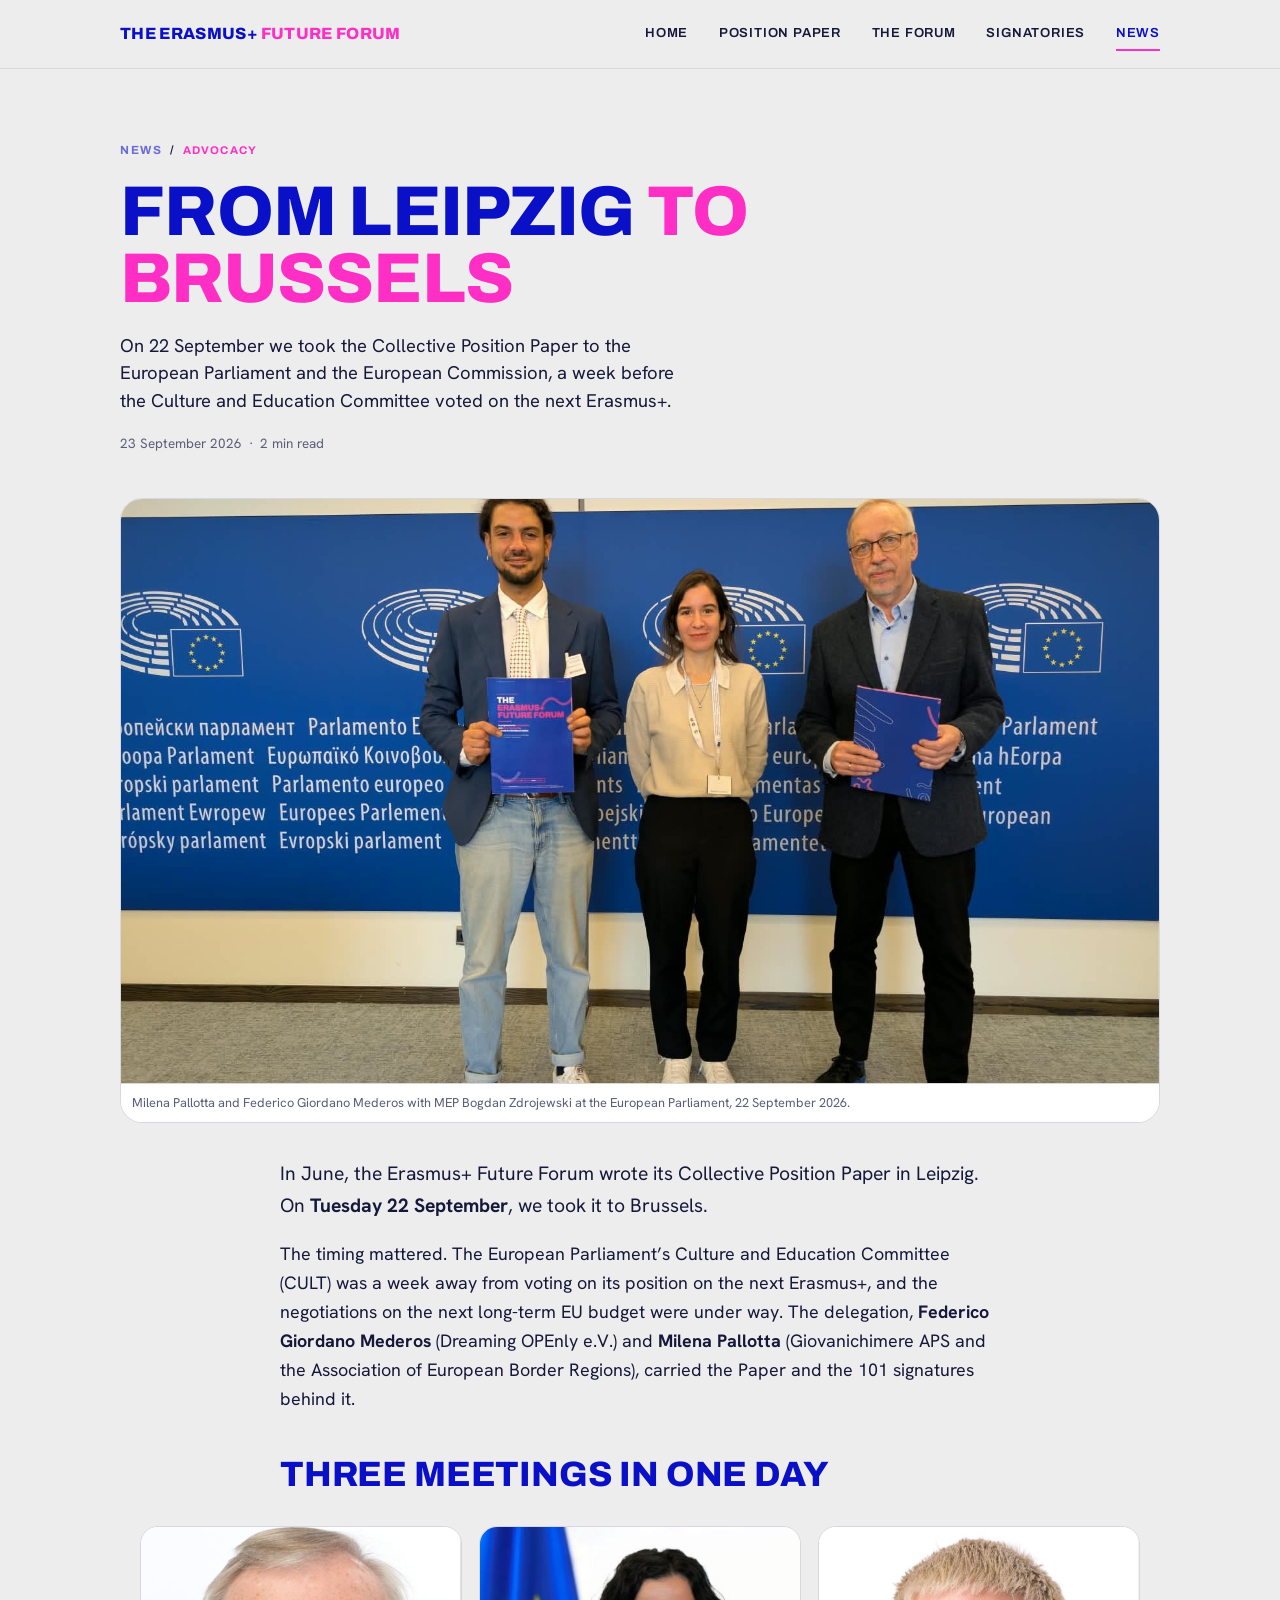
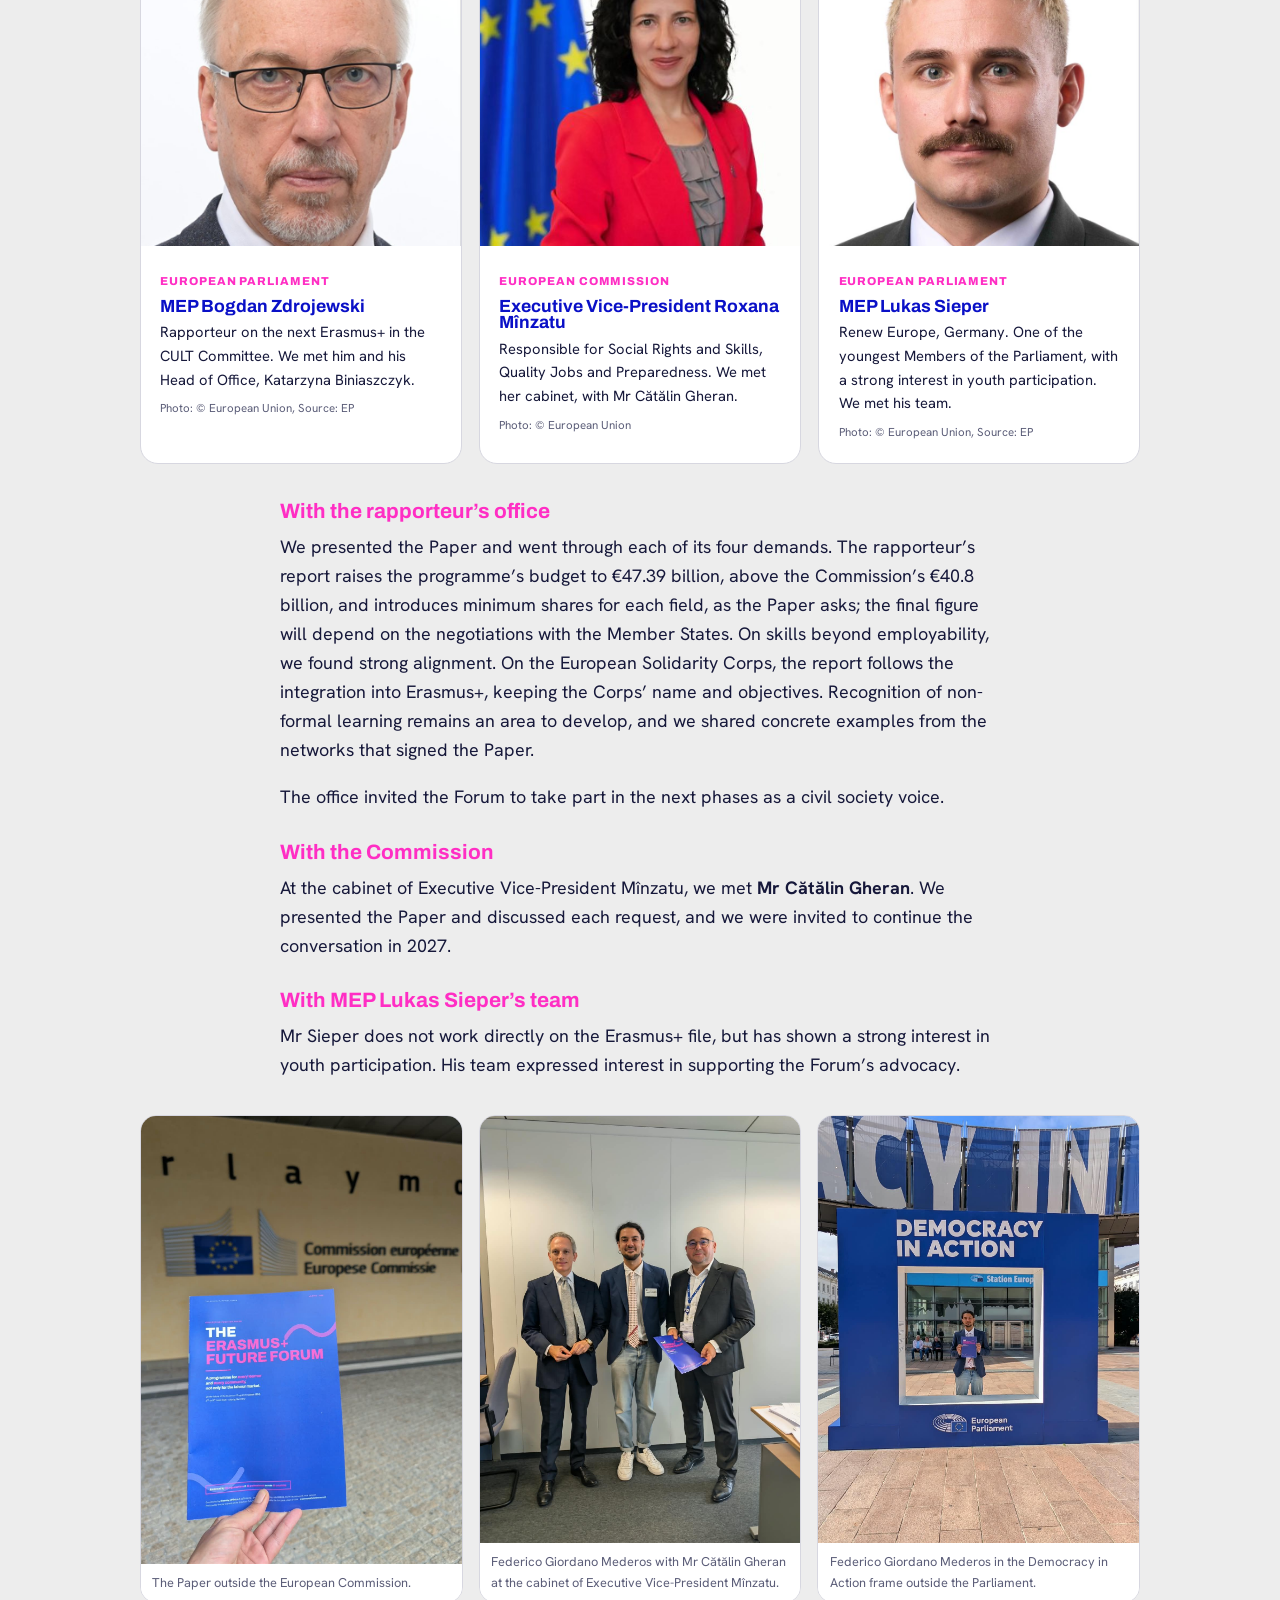
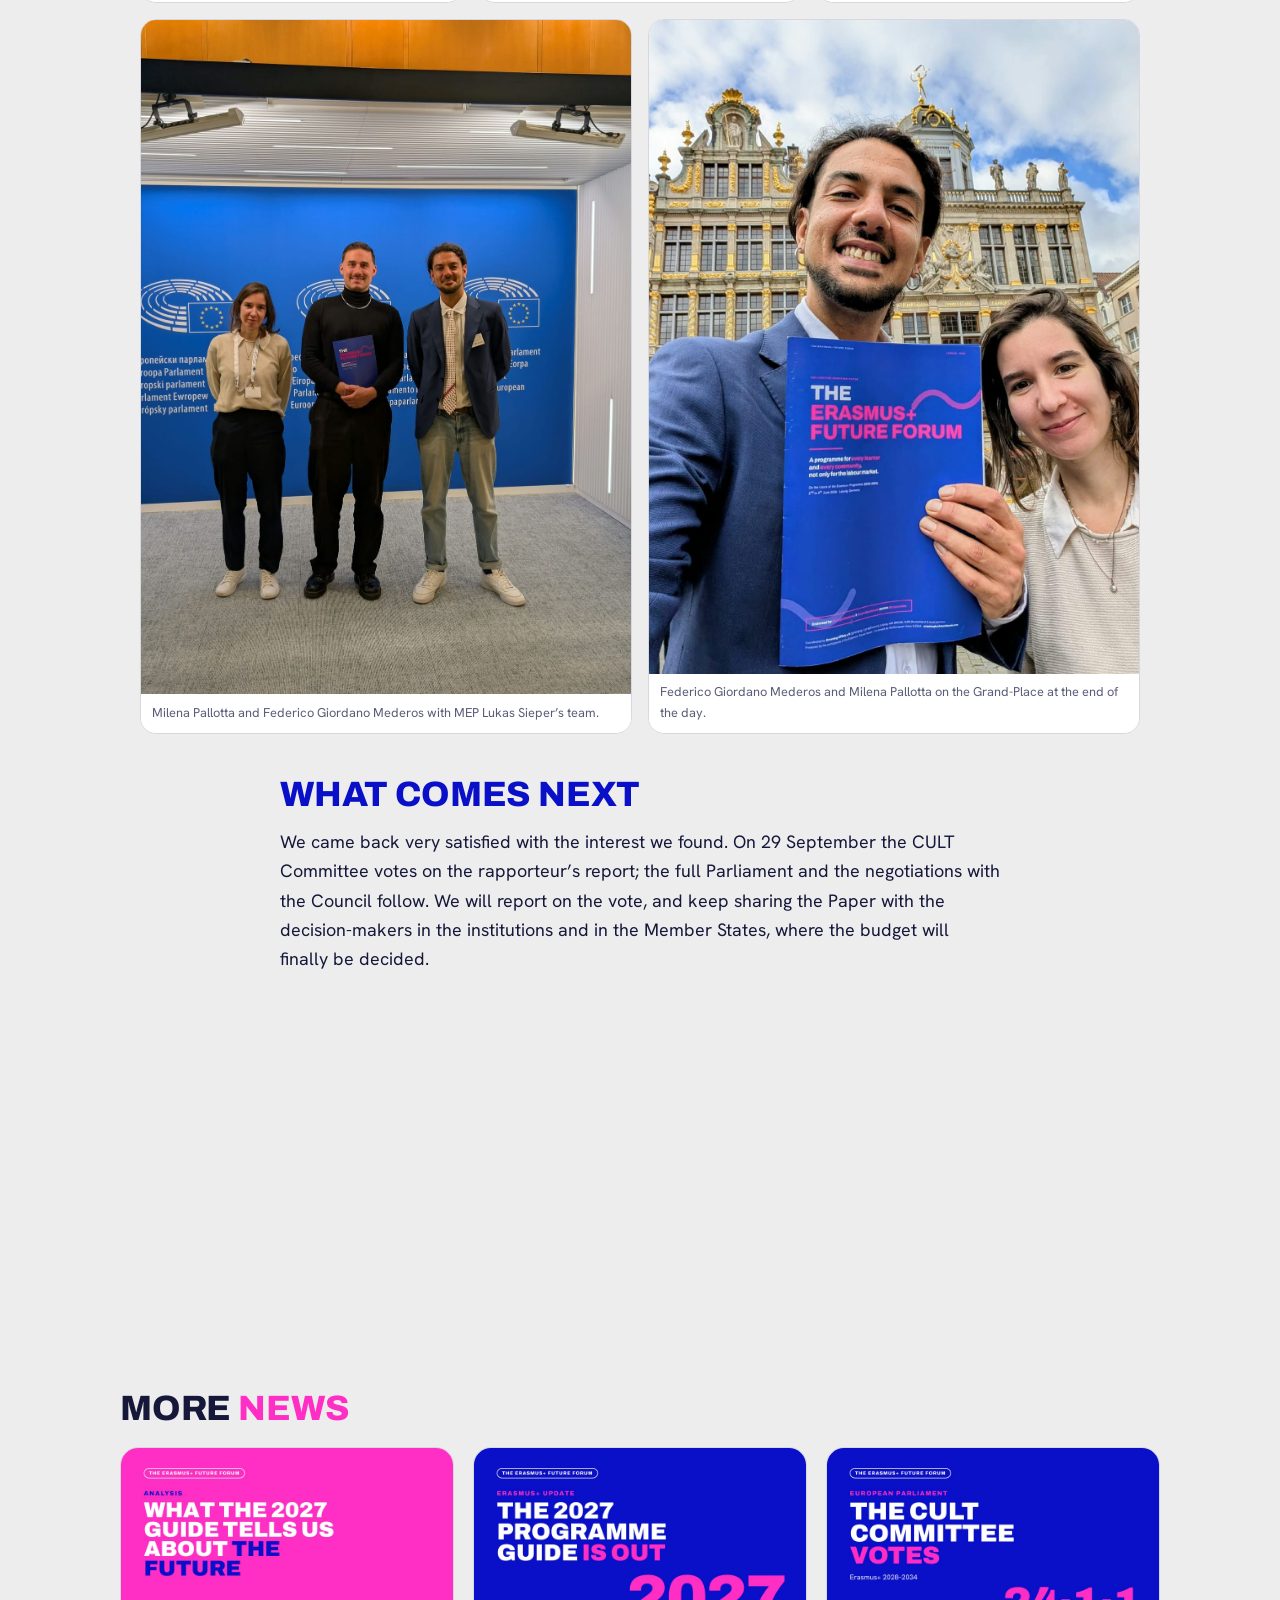
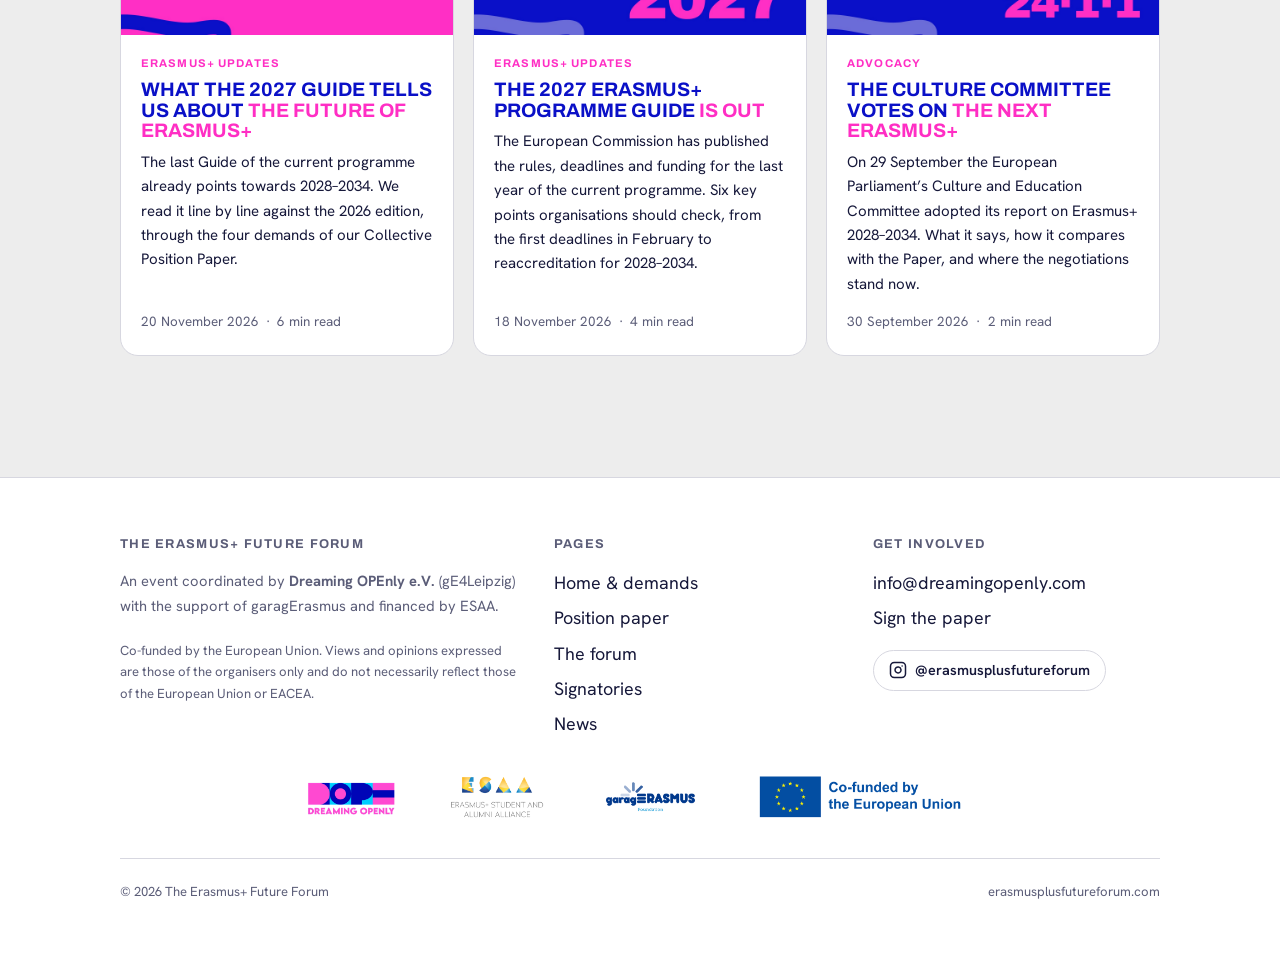
<file: news/from-leipzig-to-brussels.html>
<!doctype html>
<html lang="en">
<head>
<meta charset="utf-8">
<meta name="viewport" content="width=device-width, initial-scale=1">
<link rel="icon" type="image/png" href="../img/site/favicon.png">
<title>From Leipzig to Brussels | The Erasmus+ Future Forum</title>
<meta name="description" content="On 22 September we took the Collective Position Paper to the European Parliament and the European Commission, a week before the Culture and Education Committee voted on the next Erasmus+.">
<link rel="canonical" href="https://erasmusplusfutureforum.com/news/from-leipzig-to-brussels.html">
<meta property="og:type" content="article">
<meta property="og:site_name" content="The Erasmus+ Future Forum">
<meta property="og:title" content="From Leipzig to Brussels | The Erasmus+ Future Forum">
<meta property="og:description" content="On 22 September we took the Collective Position Paper to the European Parliament and the European Commission, a week before the Culture and Education Committee voted on the next Erasmus+.">
<meta property="og:url" content="https://erasmusplusfutureforum.com/news/from-leipzig-to-brussels.html">
<meta property="og:image" content="https://erasmusplusfutureforum.com/img/news/brussels-parliament-meeting.jpg">
<meta name="twitter:card" content="summary_large_image">
<link rel="preconnect" href="https://fonts.googleapis.com">
<link rel="preconnect" href="https://fonts.gstatic.com" crossorigin>
<link href="https://fonts.googleapis.com/css2?family=Archivo:wght@400;600;700;800;900&family=Hanken+Grotesk:wght@400;500;600;700&display=swap" rel="stylesheet">
<style>
/* ============================================================
   The Erasmus+ Future Forum — shared styles
   Visual identity sampled from the partner deck:
   grey canvas, brand indigo, hot magenta, lilac squiggle.
   ============================================================ */

:root{
  --grey:        #ededed;   /* page canvas (deck #EEEEEE)        */
  --card:        #ffffff;   /* raised surfaces                   */
  --ink:         #16183a;   /* readable dark-indigo body text    */
  --blue:        #0a10c7;   /* brand indigo  (deck #0005B7)      */
  --magenta:     #ff2ec4;   /* hot pink headline accent          */
  --lilac:       #6b6cd8;   /* squiggle / secondary accent       */
  --muted:       #5b5d78;   /* captions, meta                    */
  --line:        #d7d7e0;   /* hairlines                         */

  --maxw: 1120px;
  --gap: clamp(1.25rem, 3vw, 2.5rem);

  --display: 'Archivo', system-ui, sans-serif;
  --body: 'Hanken Grotesk', system-ui, -apple-system, sans-serif;
}

*{box-sizing:border-box}

html{scroll-behavior:smooth}
@media (prefers-reduced-motion: reduce){ html{scroll-behavior:auto} }

body{
  margin:0;
  background:var(--grey);
  color:var(--ink);
  font-family:var(--body);
  font-size:clamp(1rem, 0.55vw + 0.9rem, 1.12rem);
  line-height:1.62;
  -webkit-font-smoothing:antialiased;
  text-rendering:optimizeLegibility;
}

img{max-width:100%;display:block}
a{color:var(--blue)}

.wrap{ max-width:var(--maxw); margin-inline:auto; padding-inline:clamp(1.1rem, 4vw, 2.5rem); }

/* ---------- skip link ---------- */
.skip{
  position:absolute; left:-999px; top:0; z-index:200;
  background:var(--blue); color:#fff; padding:.6rem 1rem; border-radius:0 0 .5rem 0;
}
.skip:focus{left:0}

/* ---------- typography ---------- */
.eyebrow{
  font-family:var(--display);
  font-weight:700;
  text-transform:uppercase;
  letter-spacing:.22em;
  font-size:.74rem;
  color:var(--lilac);
  margin:0 0 1rem;
}
h1,h2,h3{ font-family:var(--display); text-transform:uppercase; line-height:.94; margin:0; }
h1{ font-weight:800; letter-spacing:-.01em; font-size:clamp(2.6rem, 8.5vw, 6.6rem); }
h2{ font-weight:800; letter-spacing:-.005em; font-size:clamp(1.9rem, 4.6vw, 3.4rem); }
h3{ font-weight:700; font-size:clamp(1.15rem, 2vw, 1.5rem); letter-spacing:0; }
.pink{color:var(--magenta)}
.blue{color:var(--blue)}

p{margin:0 0 1.1rem}
.lead{ font-size:clamp(1.15rem, 1.4vw, 1.45rem); line-height:1.5; color:var(--ink); }

/* ---------- nav ---------- */
.nav{
  position:sticky; top:0; z-index:100;
  background:rgba(237,237,237,.86);
  backdrop-filter:blur(10px);
  border-bottom:1px solid var(--line);
}
.nav .wrap{ display:flex; align-items:center; justify-content:space-between; min-height:68px; gap:1rem; }
.brand{
  font-family:var(--display); font-weight:800; text-transform:uppercase;
  letter-spacing:.02em; font-size:1.02rem; text-decoration:none; line-height:1;
  display:inline-flex; align-items:baseline; gap:.18rem; white-space:nowrap;
}
.brand .e{color:var(--blue)} .brand .f{color:var(--magenta)}
.menu{ display:flex; gap:clamp(.8rem,2.4vw,2rem); align-items:center; }
.menu a{
  font-family:var(--display); text-transform:uppercase; text-decoration:none;
  font-weight:600; font-size:.82rem; letter-spacing:.06em; color:var(--ink);
  padding:.35rem 0; border-bottom:2px solid transparent;
}
.menu a:hover{color:var(--blue)}
.menu a[aria-current="page"]{ color:var(--blue); border-bottom-color:var(--magenta); }

/* ---------- buttons ---------- */
.btns{ display:flex; flex-wrap:wrap; gap:.8rem; margin-top:2rem; }
.btn{
  font-family:var(--display); text-transform:uppercase; font-weight:700;
  letter-spacing:.04em; font-size:.85rem; text-decoration:none;
  padding:.85rem 1.4rem; border-radius:999px; border:2px solid var(--blue);
  display:inline-flex; align-items:center; gap:.5rem; transition:transform .15s ease, background .15s ease, color .15s ease;
}
.btn-primary{ background:var(--blue); color:#fff; }
.btn-primary:hover{ background:var(--magenta); border-color:var(--magenta); transform:translateY(-2px); }
.btn-ghost{ background:transparent; color:var(--blue); }
.btn-ghost:hover{ background:var(--blue); color:#fff; transform:translateY(-2px); }
@media (prefers-reduced-motion: reduce){ .btn:hover{transform:none} }

/* ---------- squiggle thread ---------- */
.thread{ width:100%; height:54px; display:block; overflow:visible; }
.thread path{ fill:none; stroke:var(--lilac); stroke-width:16; stroke-linecap:round; }
.thread.blue path{ stroke:var(--blue); }
.thread.pink path{ stroke:var(--magenta); }

/* ---------- sections ---------- */
section{ padding-block:clamp(3rem, 7vw, 6rem); }
.section-head{ max-width:760px; margin-bottom:clamp(1.6rem,4vw,3rem); }
.section-head .eyebrow{margin-bottom:.7rem}

/* ---------- hero ---------- */
.hero{ position:relative; padding-top:clamp(3rem,7vw,5.5rem); padding-bottom:clamp(2rem,5vw,3.5rem); overflow:hidden; }
.hero .wrap{ position:relative; z-index:2; }
.hero h1{ max-width:14ch; }
.hero .lead{ max-width:46ch; margin-top:1.4rem; }
.hero-squiggle{
  position:absolute; z-index:1; right:-4%; top:-6%; width:min(46vw,560px);
  opacity:.9; pointer-events:none;
}
.hero-squiggle path{ fill:none; stroke:var(--lilac); stroke-width:34; stroke-linecap:round; }
@media (max-width:640px){ .hero-squiggle{ opacity:.5; width:70vw; right:-18%; } }

/* ---------- demands ---------- */
.demand-grid{ display:grid; gap:1.1rem; grid-template-columns:repeat(2,1fr); }
@media (max-width:780px){ .demand-grid{ grid-template-columns:1fr; } }
.demand{
  background:var(--card); border-radius:18px; padding:clamp(1.4rem,2.4vw,2rem);
  border:1px solid var(--line); position:relative; overflow:hidden;
  transition:transform .18s ease, box-shadow .18s ease;
}
.demand:hover{ transform:translateY(-4px); box-shadow:0 18px 40px -24px rgba(10,16,199,.4); }
@media (prefers-reduced-motion: reduce){ .demand:hover{transform:none} }
.demand .num{
  font-family:var(--display); font-weight:800; font-size:1rem; letter-spacing:.1em;
  color:var(--magenta); display:block; margin-bottom:.7rem;
}
.demand h3{ margin-bottom:.5rem; color:var(--blue); }
.demand p{ margin:0; color:var(--ink); font-size:.98rem; }

/* ---------- teaser blocks ---------- */
.teaser{ display:grid; grid-template-columns:1.05fr .95fr; gap:clamp(1.4rem,4vw,3.2rem); align-items:center; }
.teaser.reverse{ grid-template-columns:.95fr 1.05fr; }
.teaser.reverse .teaser-media{ order:-1; }
@media (max-width:820px){ .teaser, .teaser.reverse{ grid-template-columns:1fr; } .teaser.reverse .teaser-media{order:0} }
.teaser-media img{ border-radius:18px; width:100%; height:100%; object-fit:cover; aspect-ratio:16/10; }
.teaser h2{ margin-bottom:1rem; }

/* ---------- facts strip ---------- */
.facts{ display:grid; grid-template-columns:repeat(4,1fr); gap:1rem; }
@media (max-width:720px){ .facts{ grid-template-columns:repeat(2,1fr); } }
.fact{ background:var(--card); border:1px solid var(--line); border-radius:16px; padding:1.3rem 1.2rem; }
.fact .big{ font-family:var(--display); font-weight:800; font-size:clamp(2rem,4vw,2.8rem); color:var(--blue); line-height:1; }
.fact .lab{ font-size:.86rem; color:var(--muted); margin-top:.5rem; }

/* ---------- gallery ---------- */
.gallery{ display:grid; grid-template-columns:repeat(6,1fr); gap:1rem; }
.gallery figure{ margin:0; border-radius:16px; overflow:hidden; border:1px solid var(--line); }
.gallery img{ width:100%; height:100%; object-fit:cover; }
.g-wide{ grid-column:span 4; } .g-tall{ grid-column:span 2; }
.g-half{ grid-column:span 3; } .g-third{ grid-column:span 2; }
@media (max-width:760px){
  .gallery{ grid-template-columns:repeat(2,1fr); }
  .g-wide,.g-tall,.g-half,.g-third{ grid-column:span 2; }
}
figcaption{ font-size:.8rem; color:var(--muted); padding:.55rem .7rem; background:var(--card); }

/* ---------- network chips ---------- */
.chips{ display:flex; flex-wrap:wrap; gap:.6rem; margin-top:1.3rem; }
.chip{
  font-family:var(--display); text-transform:uppercase; font-weight:600; font-size:.78rem;
  letter-spacing:.04em; padding:.5rem .9rem; border-radius:999px;
  background:var(--card); border:1px solid var(--line); color:var(--blue);
}
a.chip{ text-decoration:none; transition:border-color .15s ease, color .15s ease; }
a.chip:hover{ border-color:var(--magenta); color:var(--magenta); }

/* ---------- signatories grid ---------- */
.sig-grid{ display:grid; grid-template-columns:repeat(auto-fill, minmax(200px,1fr)); gap:1rem; margin-top:2rem; }
.sig-card{
  display:flex; align-items:center; justify-content:center;
  background:var(--card); border:1px solid var(--line); border-radius:16px;
  padding:1.5rem 1.2rem; min-height:132px; text-decoration:none;
  transition:transform .15s ease, border-color .15s ease, box-shadow .15s ease;
}
.sig-card:hover{ transform:translateY(-4px); border-color:var(--magenta); box-shadow:0 10px 30px rgba(0,0,0,.06); }
.sig-card img{ max-height:76px; max-width:100%; width:auto; object-fit:contain; }
.sig-card.text{
  font-family:var(--display); font-weight:700; text-transform:uppercase;
  letter-spacing:.03em; color:var(--blue); text-align:center;
  font-size:.9rem; line-height:1.3;
}

/* ---------- timeline ---------- */
.steps{ display:grid; grid-template-columns:repeat(3,1fr); gap:1.1rem; }
@media (max-width:760px){ .steps{ grid-template-columns:1fr; } }
.step{ background:var(--card); border:1px solid var(--line); border-radius:18px; padding:1.5rem; }
.step .mon{ font-family:var(--display); font-weight:800; text-transform:uppercase; color:var(--magenta); letter-spacing:.08em; font-size:.9rem; }
.step h3{ margin:.6rem 0 .5rem; color:var(--blue); }
.step p{ margin:0; font-size:.95rem; }

/* ---------- prose (position paper) ---------- */
.prose{ max-width:72ch; }
.prose h2{ margin:2.6rem 0 1rem; color:var(--blue); }
.prose h2:first-of-type{ margin-top:1rem; }
.prose h3{ margin:1.8rem 0 .6rem; color:var(--magenta); text-transform:none; letter-spacing:0; }
.prose ul{ padding-left:1.2rem; margin:0 0 1.1rem; }
.prose li{ margin-bottom:.5rem; }
.prose .kicker{ color:var(--muted); font-style:italic; }

.toc{
  background:var(--card); border:1px solid var(--line); border-radius:18px;
  padding:1.5rem 1.6rem; margin-bottom:2.5rem;
}
.toc .eyebrow{margin-bottom:.8rem}
.toc ol{ margin:0; padding-left:1.2rem; columns:2; column-gap:2rem; }
@media (max-width:620px){ .toc ol{ columns:1; } }
.toc a{ text-decoration:none; }
.toc a:hover{ text-decoration:underline; }

.note{
  border-left:4px solid var(--magenta); background:#fff;
  padding:1rem 1.2rem; border-radius:0 12px 12px 0; margin:1.5rem 0;
  font-size:.95rem; color:var(--muted);
}
.prose blockquote{
  margin:1.8rem 0; padding:.2rem 0 .2rem 1.4rem;
  border-left:4px solid var(--magenta);
  font-family:var(--body); font-weight:600; font-style:normal;
  font-size:clamp(1.1rem,1.6vw,1.35rem); line-height:1.4; color:var(--blue);
}
.prose blockquote p{margin:0}
.demand .asks{ margin:.6rem 0 0; padding-left:1.05rem; }
.demand .asks li{ margin-bottom:.35rem; font-size:.95rem; color:var(--ink); }

/* ---------- footer ---------- */
.foot{ background:#fff; border-top:1px solid var(--line); margin-top:2rem; }
.foot .wrap{ padding-block:clamp(2.5rem,5vw,3.5rem); }
.foot-grid{ display:grid; grid-template-columns:1.4fr 1fr 1fr; gap:2rem; }
@media (max-width:720px){ .foot-grid{ grid-template-columns:1fr; gap:1.5rem; } }
.foot h4{ font-family:var(--display); text-transform:uppercase; letter-spacing:.1em; font-size:.8rem; color:var(--muted); margin:0 0 .8rem; }
.foot a{ color:var(--ink); text-decoration:none; display:block; margin-bottom:.4rem; }
.foot a:hover{ color:var(--blue); }
.foot .partners{ font-size:.92rem; color:var(--muted); line-height:1.7; }
.foot .eu{ font-size:.82rem; color:var(--muted); margin-top:1.4rem; }
.foot-bottom{ border-top:1px solid var(--line); margin-top:2rem; padding-top:1.4rem; font-size:.82rem; color:var(--muted); display:flex; justify-content:space-between; flex-wrap:wrap; gap:.5rem; }

/* ---------- scroll reveal ---------- */
.reveal{ opacity:0; transform:translateY(18px); transition:opacity .6s ease, transform .6s ease; }
.reveal.in{ opacity:1; transform:none; }
@media (prefers-reduced-motion: reduce){ .reveal{ opacity:1; transform:none; transition:none; } }

:focus-visible{ outline:3px solid var(--magenta); outline-offset:3px; border-radius:4px; }

/* ---------- paper blocks (position paper) ---------- */
.paper-block{ background:var(--card); border:1px solid var(--line); border-radius:18px; padding:clamp(1.4rem,2.5vw,2.2rem); }
.paper-block.wide{ margin-bottom:1.1rem; }
.paper-block h3{ color:var(--blue); text-transform:none; letter-spacing:0; font-size:clamp(1.2rem,1.9vw,1.55rem); margin-bottom:.5rem; }
.paper-block h4{ font-family:var(--display); font-weight:700; text-transform:uppercase; letter-spacing:.06em; font-size:.78rem; color:var(--magenta); margin:1.2rem 0 .4rem; }
.paper-block p{ font-size:.96rem; line-height:1.6; margin:0 0 .8rem; }
.paper-block ul{ padding-left:1.1rem; margin:.3rem 0 .8rem; }
.paper-block li{ margin-bottom:.4rem; font-size:.94rem; line-height:1.5; }
.paper-block blockquote{ margin:1.2rem 0 0; padding:.3rem 0 .3rem 1.1rem; border-left:4px solid var(--magenta); font-weight:600; color:var(--blue); font-size:1.02rem; line-height:1.4; }
.paper-block blockquote p{ margin:0; font-size:1.02rem; }
.block-grid{ display:grid; grid-template-columns:repeat(2,1fr); gap:1.1rem; }
@media (max-width:820px){ .block-grid{ grid-template-columns:1fr; } }
.demand-subgrid{ display:grid; grid-template-columns:repeat(2,1fr); gap:.6rem 2.4rem; margin-top:1rem; }
@media (max-width:680px){ .demand-subgrid{ grid-template-columns:1fr; } }
.demand-subgrid h4{ color:var(--blue); }

/* ---------- footer logo strip ---------- */
.foot-logos{ display:flex; flex-wrap:wrap; align-items:center; justify-content:center; gap:clamp(1.6rem,4vw,3.2rem); padding:1.8rem 0 .4rem; }
.foot-logos img{ height:46px; width:auto; }
@media (max-width:520px){ .foot-logos img{ height:36px; } }
.ig-btn{ display:inline-flex !important; align-items:center; gap:.5rem; margin-top:.7rem; padding:.5rem .95rem; border:1px solid var(--line); border-radius:999px; color:var(--blue); text-decoration:none; font-weight:600; font-size:.9rem; width:max-content; transition:border-color .15s ease, color .15s ease; }
.ig-btn:hover{ border-color:var(--magenta); color:var(--magenta); }
.ig-btn svg{ width:18px; height:18px; flex:none; }

/* ---------- taller hero (so the squiggle reads fully) ---------- */
@media (min-width:641px){ .hero-tall{ min-height:680px; display:flex; flex-direction:column; justify-content:center; } .hero-tall > .wrap{ width:100%; } }


/* --- mobile nav + horizontal-overflow fix --- */
html,body{ overflow-x:clip; }
@media (max-width:640px){
  .nav .wrap{ flex-wrap:wrap; justify-content:center; gap:.35rem .9rem; min-height:0; padding-top:.55rem; padding-bottom:.55rem; }
  .brand{ width:100%; justify-content:center; text-align:center; white-space:normal; font-size:.95rem; }
  .menu{ width:100%; justify-content:center; flex-wrap:wrap; gap:.4rem 1.15rem; }
  .menu a{ font-size:.78rem; padding:.15rem 0; }
}

/* ============ News section ============ */
.news-hero{ padding-bottom:1.2rem; }
.news-hero h1{ font-size:clamp(2.8rem,8vw,6rem); }
.news-hero{ min-height:440px; padding-bottom:0; }
.news-hero .hero-squiggle{ width:min(32vw,360px); top:2%; right:-1%; }
@media (max-width:640px){ .news-hero{ min-height:0; } .news-hero .hero-squiggle{ width:55vw; right:-14%; } }
.filters{ display:flex; flex-wrap:wrap; gap:.5rem; margin:0 0 2rem; }
.filters button{
  font-family:var(--display); text-transform:uppercase; font-weight:700; font-size:.76rem; letter-spacing:.06em;
  padding:.55rem 1rem; border-radius:999px; border:1px solid var(--line); background:var(--card); color:var(--blue); cursor:pointer;
}
.filters button[aria-pressed="true"]{ background:var(--blue); border-color:var(--blue); color:#fff; }
.filters button:hover{ border-color:var(--magenta); }

.tag{ display:inline-block; font-family:var(--display); text-transform:uppercase; font-weight:700; font-size:.7rem;
  letter-spacing:.1em; color:var(--magenta); }
.meta{ font-size:.84rem; color:var(--muted); }
.meta .dot{ margin:0 .45rem; }

.feature{ display:grid; grid-template-columns:1.25fr 1fr; gap:0; background:var(--card); border:1px solid var(--line);
  border-radius:22px; overflow:hidden; text-decoration:none; color:inherit; margin-bottom:1.4rem;
  transition:transform .18s ease, box-shadow .18s ease; }
.feature:hover{ transform:translateY(-4px); box-shadow:0 18px 40px -24px rgba(10,16,199,.45); }
.feature img{ width:100%; height:100%; object-fit:cover; object-position:left center; aspect-ratio:16/10; }
.feature .fbody{ padding:clamp(1.4rem,3vw,2.4rem); display:flex; flex-direction:column; justify-content:center; gap:.7rem; }
.feature h2{ font-size:clamp(1.7rem,3.4vw,2.6rem); color:var(--blue); }
.feature p{ margin:0; }
@media (max-width:820px){ .feature{ grid-template-columns:1fr; } }

.cards{ display:grid; grid-template-columns:repeat(3,1fr); gap:1.2rem; }
@media (max-width:980px){ .cards{ grid-template-columns:repeat(2,1fr); } }
@media (max-width:620px){ .cards{ grid-template-columns:1fr; } }
.card{ background:var(--card); border:1px solid var(--line); border-radius:18px; overflow:hidden; text-decoration:none;
  color:inherit; display:flex; flex-direction:column; transition:transform .18s ease, box-shadow .18s ease, border-color .18s ease; }
.card:hover{ transform:translateY(-4px); border-color:var(--magenta); box-shadow:0 14px 34px -22px rgba(10,16,199,.45); }
.card img{ width:100%; aspect-ratio:16/9; object-fit:cover; }
.card .cbody{ padding:1.2rem 1.25rem 1.4rem; display:flex; flex-direction:column; gap:.5rem; flex:1; }
.card h3{ font-size:1.22rem; line-height:1.05; color:var(--blue); }
.card p{ margin:0; font-size:.94rem; color:var(--ink); }
.card .meta{ margin-top:auto; padding-top:.4rem; }
@media (prefers-reduced-motion: reduce){ .card:hover,.feature:hover{ transform:none; } }

/* ---- article ---- */
.crumbs{ font-family:var(--display); text-transform:uppercase; font-weight:700; font-size:.74rem; letter-spacing:.14em; margin:0 0 1.2rem; }
.crumbs a{ text-decoration:none; color:var(--lilac); }
.crumbs a:hover{ color:var(--magenta); }
.art-hero{ padding-top:clamp(2.4rem,6vw,4.5rem); padding-bottom:1.6rem; }
.art-hero h1{ font-size:clamp(2.1rem,5.6vw,4.4rem); max-width:18ch; color:var(--blue); }
.art-hero h1 .pink{ color:var(--magenta); }
.art-hero .lead{ max-width:58ch; margin-top:1.3rem; }
.art-hero .meta{ margin-top:1rem; }
.cover{ margin:0; border-radius:22px; overflow:hidden; border:1px solid var(--line); background:#fff; }
.cover img{ width:100%; aspect-ratio:16/9; object-fit:cover; }
.cover figcaption{ border-top:1px solid var(--line); }

.article{ padding-top:2.2rem; }
.body{ max-width:72ch; margin-inline:auto; }
.body > p:first-child{ font-size:1.08em; }
.body h2{ font-size:clamp(1.5rem,3vw,2.2rem); color:var(--blue); margin:2.8rem 0 1rem; }
.body h3{ font-size:clamp(1.1rem,1.8vw,1.3rem); color:var(--magenta); text-transform:none; letter-spacing:0; margin:1.8rem 0 .5rem; line-height:1.2; }
.body ul, .body ol{ padding-left:1.25rem; margin:0 0 1.2rem; }
.body li{ margin-bottom:.5rem; }
.body blockquote{ margin:1.8rem 0; padding:.2rem 0 .2rem 1.4rem; border-left:4px solid var(--magenta);
  font-weight:600; font-size:clamp(1.08rem,1.5vw,1.3rem); line-height:1.42; color:var(--blue); }
.body blockquote p{ margin:0 0 .5rem; }
.body blockquote cite{ display:block; font-style:normal; font-weight:500; font-size:.85rem; color:var(--muted); }
.body .note{ margin:1.8rem 0; }
.body .note strong{ color:var(--ink); }
.update{ background:#fff; border:2px solid var(--blue); border-radius:16px; padding:1.1rem 1.3rem; margin:2rem 0; font-size:.97rem; }
.update .tag{ display:block; margin-bottom:.4rem; }

/* breakout blocks sit wider than the text column */
.breakout{ max-width:1000px; margin:2.2rem auto; }
.blockhead{ font-family:var(--display); text-transform:uppercase; font-weight:800; letter-spacing:.12em; font-size:.78rem; color:var(--lilac); margin:0 0 .8rem; }
.source{ font-size:.8rem; color:var(--muted); margin-top:.7rem; }

.facts .fact .big.pink{ color:var(--magenta); }
.facts.three{ grid-template-columns:repeat(3,1fr); }
@media (max-width:720px){ .facts.three{ grid-template-columns:1fr; } }

/* timeline */
.tl{ list-style:none; padding:0 !important; margin:0; border-left:3px solid var(--lilac); }
.tl li{ position:relative; padding:0 0 1.15rem 1.4rem; margin:0 !important; }
.tl li::before{ content:""; position:absolute; left:-9px; top:.38rem; width:15px; height:15px; border-radius:50%; background:var(--magenta); border:3px solid var(--grey); }
.tl .when{ font-family:var(--display); font-weight:800; text-transform:uppercase; letter-spacing:.06em; color:var(--blue); font-size:.9rem; display:block; }
.tl .what{ font-size:.97rem; }
.tl li.past::before{ background:var(--lilac); }
.panel{ background:var(--card); border:1px solid var(--line); border-radius:18px; padding:clamp(1.2rem,2.6vw,2rem); }

/* comparison table */
.cmp{ width:100%; border-collapse:separate; border-spacing:0; background:var(--card); border:1px solid var(--line); border-radius:16px; overflow:hidden; font-size:.94rem; }
.cmp th, .cmp td{ text-align:left; padding:.8rem 1rem; vertical-align:top; border-bottom:1px solid var(--line); }
.cmp tr:last-child td{ border-bottom:0; }
.cmp thead th{ font-family:var(--display); text-transform:uppercase; letter-spacing:.08em; font-size:.74rem; color:#fff; background:var(--blue); }
.cmp thead th:last-child{ background:var(--magenta); }
.cmp td:first-child{ font-weight:700; color:var(--blue); width:28%; }
.cmp td.new{ background:rgba(255,46,196,.06); }
.cmp-wrap{ overflow-x:auto; }
@media (max-width:640px){ .cmp{ font-size:.86rem; } .cmp th,.cmp td{ padding:.6rem .7rem; } }

/* horizontal bars */
.bars{ display:grid; gap:.9rem; }
.bar{ display:grid; grid-template-columns:minmax(120px,30%) 1fr; gap:1rem; align-items:center; }
.bar .lab{ font-size:.92rem; font-weight:600; color:var(--ink); line-height:1.25; }
.bar .lab small{ display:block; font-weight:500; color:var(--muted); font-size:.8rem; }
.bar .track{ background:#e2e2ea; border-radius:999px; height:34px; position:relative; overflow:hidden; }
.bar .fill{ height:100%; border-radius:999px; background:var(--blue); display:flex; align-items:center; justify-content:flex-end; padding-right:.8rem;
  color:#fff; font-family:var(--display); font-weight:800; font-size:.92rem; white-space:nowrap; min-width:3.6rem; }
.bar .fill.pink{ background:var(--magenta); }
.bar .fill.lilac{ background:var(--lilac); }
.bar .fill.ghost{ background:transparent; border:2px dashed var(--magenta); color:var(--magenta); }
@media (max-width:560px){ .bar{ grid-template-columns:1fr; gap:.35rem; } }

/* vote bars */
.vote{ display:flex; height:46px; border-radius:12px; overflow:hidden; margin:.4rem 0 .6rem; }
.vote span{ display:flex; align-items:center; justify-content:center; color:#fff; font-family:var(--display); font-weight:800; font-size:.9rem; min-width:2.4rem; }
.vote .yes{ background:var(--blue); } .vote .no{ background:var(--magenta); } .vote .abs{ background:var(--lilac); }
.legend{ display:flex; flex-wrap:wrap; gap:1rem; font-size:.84rem; color:var(--muted); }
.legend i{ display:inline-block; width:12px; height:12px; border-radius:3px; margin-right:.35rem; vertical-align:-1px; }

/* stacked share bar (earmarks) */
.share{ display:flex; height:54px; border-radius:12px; overflow:hidden; }
.share span{ display:flex; align-items:center; padding:0 .7rem; color:#fff; font-family:var(--display); font-weight:800; font-size:.85rem; white-space:nowrap; }

/* demand pills */
.pill-demand{ display:inline-block; font-family:var(--display); text-transform:uppercase; font-weight:700; letter-spacing:.06em; font-size:.68rem;
  padding:.3rem .65rem; border-radius:999px; background:var(--blue); color:#fff; margin-right:.3rem; vertical-align:middle; }
.lens{ display:grid; grid-template-columns:repeat(2,1fr); gap:1.1rem; }
@media (max-width:780px){ .lens{ grid-template-columns:1fr; } }
.lens .demand h3{ font-size:1.15rem; line-height:1.15; text-transform:none; letter-spacing:0; }
.lens .demand p{ font-size:.94rem; margin-bottom:.6rem; }
.lens .demand p:last-child{ margin-bottom:0; }
.verdict{ display:inline-block; font-family:var(--display); font-weight:800; text-transform:uppercase; letter-spacing:.08em; font-size:.7rem; padding:.25rem .6rem; border-radius:6px; margin-bottom:.6rem; }
.verdict.warn{ background:rgba(255,46,196,.12); color:#c4008f; }
.verdict.ok{ background:rgba(10,16,199,.1); color:var(--blue); }
.verdict.neutral{ background:#ececf4; color:var(--muted); }

/* change cards */
.changes{ display:grid; grid-template-columns:repeat(2,1fr); gap:1rem; }
@media (max-width:760px){ .changes{ grid-template-columns:1fr; } }
.change{ background:var(--card); border:1px solid var(--line); border-radius:16px; padding:1.2rem 1.3rem; }
.change .num{ font-family:var(--display); font-weight:800; color:var(--magenta); letter-spacing:.1em; font-size:.85rem; }
.change h3{ margin:.35rem 0 .45rem !important; color:var(--blue) !important; font-size:1.12rem !important; }
.change p{ margin:0; font-size:.94rem; }

/* chips list inside articles */
.body .chips{ margin-top:.6rem; }

/* gallery inside article */
.breakout .gallery figure{ display:flex; flex-direction:column; background:var(--card); }
.breakout .gallery figure img{ height:auto; aspect-ratio:4/3; flex:1; min-height:0; }
.breakout .gallery .g-tall img, .breakout .gallery .portrait img{ aspect-ratio:3/4; }
.breakout .gallery figcaption{ flex:none; }

/* people cards */
.people{ display:grid; grid-template-columns:repeat(3,1fr); gap:1.1rem; }
@media (max-width:820px){ .people{ grid-template-columns:1fr; } }
.person{ background:var(--card); border:1px solid var(--line); border-radius:18px; overflow:hidden; display:flex; flex-direction:column; }
.person img{ width:100%; aspect-ratio:1/1; object-fit:cover; object-position:center 12%; }
.person .pbody{ padding:1.1rem 1.2rem 1.3rem; }
.person .inst{ font-family:var(--display); font-weight:800; text-transform:uppercase; letter-spacing:.08em; font-size:.72rem; color:var(--magenta); }
.person h3{ margin:.35rem 0 .3rem !important; color:var(--blue) !important; font-size:1.1rem !important; text-transform:none !important; }
.person p{ margin:0; font-size:.92rem; }
.credit{ display:block; font-size:.72rem; color:var(--muted); margin-top:.5rem; }
.figure{ margin:2rem 0; border-radius:18px; overflow:hidden; border:1px solid var(--line); background:var(--card); }
.figure img{ width:100%; }

/* CTA band */
.cta-band{ background:var(--blue); color:#fff; border-radius:22px; padding:clamp(1.6rem,4vw,2.8rem); margin:3rem auto 0; max-width:1000px;
  display:grid; grid-template-columns:1.4fr 1fr; gap:1.4rem; align-items:center; position:relative; overflow:hidden; }
.cta-band h2{ color:#fff; font-size:clamp(1.5rem,3vw,2.2rem); margin:0 0 .5rem; }
.cta-band p{ margin:0; color:#dfe0ff; }
.cta-band .btns{ margin:0; justify-content:flex-end; }
.cta-band .btn-primary{ background:var(--magenta); border-color:var(--magenta); }
.cta-band .btn-primary:hover{ background:#fff; color:var(--blue); border-color:#fff; }
.cta-band .btn-ghost{ color:#fff; border-color:#fff; }
.cta-band .btn-ghost:hover{ background:#fff; color:var(--blue); }
@media (max-width:760px){ .cta-band{ grid-template-columns:1fr; } .cta-band .btns{ justify-content:flex-start; } }

.more{ padding-top:clamp(2.5rem,6vw,4rem); }
.more h2{ font-size:clamp(1.5rem,3vw,2.2rem); margin-bottom:1.4rem; }
</style>
<script type="application/ld+json">{"@context": "https://schema.org", "@type": "NewsArticle", "headline": "From Leipzig to Brussels", "description": "On 22 September we took the Collective Position Paper to the European Parliament and the European Commission, a week before the Culture and Education Committee voted on the next Erasmus+.", "datePublished": "2026-09-23", "dateModified": "2026-09-23", "image": ["https://erasmusplusfutureforum.com/img/news/brussels-parliament-meeting.jpg"], "mainEntityOfPage": "https://erasmusplusfutureforum.com/news/from-leipzig-to-brussels.html", "author": {"@type": "Organization", "name": "The Erasmus+ Future Forum", "url": "https://erasmusplusfutureforum.com"}, "publisher": {"@type": "Organization", "name": "Dreaming OPEnly e.V.", "url": "https://dreamingopenly.com/"}}</script>
</head>
<body>
<a class="skip" href="#main">Skip to content</a>
<header class="nav">
  <div class="wrap">
    <a class="brand" href="../index.html"><span class="e">The&nbsp;Erasmus+</span><span class="f">Future Forum</span></a>
    <nav class="menu" aria-label="Primary">
      <a href="../index.html">Home</a>
      <a href="../position-paper.html">Position Paper</a>
      <a href="../the-forum.html">The Forum</a>
      <a href="../signatories.html">Signatories</a>
      <a href="index.html" aria-current="page">News</a>
    </nav>
  </div>
</header>
<main id="main">
  <section class="art-hero">
    <div class="wrap reveal">
      <p class="crumbs"><a href="index.html">News</a> &nbsp;/&nbsp; <span class="tag">Advocacy</span></p>
      <h1>From Leipzig <span class="pink">to Brussels</span></h1>
      <p class="lead">On 22 September we took the Collective Position Paper to the European Parliament and the European Commission, a week before the Culture and Education Committee voted on the next Erasmus+.</p>
      <p class="meta"><time datetime="2026-09-23">23 September 2026</time><span class="dot">·</span>2 min read</p>
    </div>
  </section>
  <div class="wrap reveal">
    <figure class="cover"><img src="../img/news/brussels-parliament-meeting.jpg" alt="Milena Pallotta, Federico Giordano Mederos and MEP Bogdan Zdrojewski holding the Position Paper at the European Parliament."><figcaption>Milena Pallotta and Federico Giordano Mederos with MEP Bogdan Zdrojewski at the European Parliament, 22 September 2026.</figcaption></figure>
  </div>
  <section class="article">
    <div class="wrap">
      <div class="body">

<p>In June, the Erasmus+ Future Forum wrote its Collective Position Paper in Leipzig. On <strong>Tuesday 22 September</strong>, we took it to Brussels.</p>
<p>The timing mattered. The European Parliament&rsquo;s Culture and Education Committee (CULT) was a week away from voting on its position on the next Erasmus+, and the negotiations on the next long-term EU budget were under way. The delegation, <strong>Federico Giordano Mederos</strong> (Dreaming OPEnly e.V.) and <strong>Milena Pallotta</strong> (Giovanichimere APS and the Association of European Border Regions), carried the Paper and the 101 signatures behind it.</p>

<h2>Three meetings in one day</h2>
</div>
<div class="breakout">
  <div class="people">
    <article class="person reveal"><img src="../img/news/ep-portrait-zdrojewski.jpg" alt="Official portrait of MEP Bogdan Zdrojewski." loading="lazy"><div class="pbody"><span class="inst">European Parliament</span><h3>MEP Bogdan Zdrojewski</h3><p>Rapporteur on the next Erasmus+ in the CULT Committee. We met him and his Head of Office, Katarzyna Biniaszczyk.</p><span class="credit">Photo: &copy; European Union, Source: EP</span></div></article>
    <article class="person reveal"><img src="../img/news/ec-portrait-minzatu.jpg" alt="Official portrait of Executive Vice-President Roxana M&icirc;nzatu." loading="lazy"><div class="pbody"><span class="inst">European Commission</span><h3>Executive Vice-President Roxana M&icirc;nzatu</h3><p>Responsible for Social Rights and Skills, Quality Jobs and Preparedness. We met her cabinet, with Mr C&#259;t&#259;lin Gheran.</p><span class="credit">Photo: &copy; European Union</span></div></article>
    <article class="person reveal"><img src="../img/news/ep-portrait-sieper.jpg" alt="Official portrait of MEP Lukas Sieper." loading="lazy"><div class="pbody"><span class="inst">European Parliament</span><h3>MEP Lukas Sieper</h3><p>Renew Europe, Germany. One of the youngest Members of the Parliament, with a strong interest in youth participation. We met his team.</p><span class="credit">Photo: &copy; European Union, Source: EP</span></div></article>
  </div>
</div>
<div class="body">

<h3>With the rapporteur&rsquo;s office</h3>
<p>We presented the Paper and went through each of its four demands. The rapporteur&rsquo;s report raises the programme&rsquo;s budget to &euro;47.39 billion, above the Commission&rsquo;s &euro;40.8 billion, and introduces minimum shares for each field, as the Paper asks; the final figure will depend on the negotiations with the Member States. On skills beyond employability, we found strong alignment. On the European Solidarity Corps, the report follows the integration into Erasmus+, keeping the Corps&rsquo; name and objectives. Recognition of non-formal learning remains an area to develop, and we shared concrete examples from the networks that signed the Paper.</p>
<p>The office invited the Forum to take part in the next phases as a civil society voice.</p>

<h3>With the Commission</h3>
<p>At the cabinet of Executive Vice-President M&icirc;nzatu, we met <strong>Mr C&#259;t&#259;lin Gheran</strong>. We presented the Paper and discussed each request, and we were invited to continue the conversation in 2027.</p>

<h3>With MEP Lukas Sieper&rsquo;s team</h3>
<p>Mr Sieper does not work directly on the Erasmus+ file, but has shown a strong interest in youth participation. His team expressed interest in supporting the Forum&rsquo;s advocacy.</p>
</div>
<div class="breakout">
  <div class="gallery reveal">
    <figure class="g-third portrait"><img src="../img/news/brussels-paper-berlaymont.jpg" alt="The Position Paper held up in front of the Berlaymont building of the European Commission." loading="lazy"><figcaption>The Paper outside the European Commission.</figcaption></figure>
    <figure class="g-third portrait"><img src="../img/news/brussels-commission.jpg" alt="The delegation with representatives of the European Commission." loading="lazy"><figcaption>Federico Giordano Mederos with Mr C&#259;t&#259;lin Gheran at the cabinet of Executive Vice-President M&icirc;nzatu.</figcaption></figure>
    <figure class="g-third portrait"><img src="../img/news/brussels-democracy.jpg" alt="A delegate inside the Democracy in Action frame outside the European Parliament." loading="lazy"><figcaption>Federico Giordano Mederos in the Democracy in Action frame outside the Parliament.</figcaption></figure>
    <figure class="g-half portrait"><img src="../img/news/brussels-team.jpg" alt="Three people holding the Position Paper in front of the European Parliament backdrop." loading="lazy"><figcaption>Milena Pallotta and Federico Giordano Mederos with MEP Lukas Sieper&rsquo;s team.</figcaption></figure>
    <figure class="g-half portrait"><img src="../img/news/brussels-grand-place.jpg" alt="The delegation holding the Paper on the Grand-Place in Brussels." loading="lazy"><figcaption>Federico Giordano Mederos and Milena Pallotta on the Grand-Place at the end of the day.</figcaption></figure>
  </div>
</div>
<div class="body">

<h2>What comes next</h2>
<p>We came back very satisfied with the interest we found. On 29 September the CULT Committee votes on the rapporteur&rsquo;s report; the full Parliament and the negotiations with the Council follow. We will report on the vote, and keep sharing the Paper with the decision-makers in the institutions and in the Member States, where the budget will finally be decided.</p>

      </div>
      <aside class="cta-band reveal">
  <div><h2>Read the Paper</h2><p>Four demands for the next Erasmus+ (2028&ndash;2034), written by the people who deliver the programme. Organisations, networks and professionals can still sign it.</p></div>
  <div class="btns"><a class="btn btn-primary" href="../position-paper.html">The Paper</a><a class="btn btn-ghost" href="https://tally.so/r/lbZJpB" target="_blank" rel="noopener">Sign it</a></div>
</aside>
    </div>
  </section>
  <section class="more">
    <div class="wrap">
      <h2>More <span class="pink">news</span></h2>
      <div class="cards"><a class="card reveal" href="what-the-2027-guide-tells-us.html" data-cat="erasmus">
  <img src="../img/news/cover-what-the-2027-guide-tells-us.jpg" alt="Cover graphic: What the 2027 Guide tells us about the future of Erasmus+." loading="lazy">
  <div class="cbody"><span class="tag">Erasmus+ updates</span><h3>What the 2027 Guide tells us about <span class="pink">the future of Erasmus+</span></h3><p>The last Guide of the current programme already points towards 2028&ndash;2034. We read it line by line against the 2026 edition, through the four demands of our Collective Position Paper.</p>
  <span class="meta">20 November 2026<span class="dot">·</span>6 min read</span></div>
</a><a class="card reveal" href="programme-guide-2027-is-out.html" data-cat="erasmus">
  <img src="../img/news/cover-programme-guide-2027-is-out.jpg" alt="Cover graphic: The 2027 Programme Guide is out." loading="lazy">
  <div class="cbody"><span class="tag">Erasmus+ updates</span><h3>The 2027 Erasmus+ Programme Guide <span class="pink">is out</span></h3><p>The European Commission has published the rules, deadlines and funding for the last year of the current programme. Six key points organisations should check, from the first deadlines in February to reaccreditation for 2028&ndash;2034.</p>
  <span class="meta">18 November 2026<span class="dot">·</span>4 min read</span></div>
</a><a class="card reveal" href="cult-committee-vote.html" data-cat="advocacy">
  <img src="../img/news/cover-cult-committee-vote.jpg" alt="Cover graphic: The CULT Committee votes, 24 in favour, 1 against, 1 abstention." loading="lazy">
  <div class="cbody"><span class="tag">Advocacy</span><h3>The Culture Committee votes on <span class="pink">the next Erasmus+</span></h3><p>On 29 September the European Parliament&rsquo;s Culture and Education Committee adopted its report on Erasmus+ 2028&ndash;2034. What it says, how it compares with the Paper, and where the negotiations stand now.</p>
  <span class="meta">30 September 2026<span class="dot">·</span>2 min read</span></div>
</a></div>
    </div>
  </section>
</main>
<footer class="foot">
  <div class="wrap">
    <div class="foot-grid">
      <div>
        <h4>The Erasmus+ Future Forum</h4>
        <p class="partners">An event coordinated by <strong>Dreaming OPEnly e.V.</strong> (gE4Leipzig) with the support of garagErasmus and financed by ESAA.</p>
        <p class="eu">Co-funded by the European Union. Views and opinions expressed are those of the organisers only and do not necessarily reflect those of the European Union or EACEA.</p>
      </div>
      <div>
        <h4>Pages</h4>
        <a href="../index.html">Home &amp; demands</a>
        <a href="../position-paper.html">Position paper</a>
        <a href="../the-forum.html">The forum</a>
        <a href="../signatories.html">Signatories</a>
        <a href="index.html">News</a>
      </div>
      <div>
        <h4>Get involved</h4>
        <a href="mailto:info@dreamingopenly.com">info@dreamingopenly.com</a>
        <a href="https://tally.so/r/lbZJpB" target="_blank" rel="noopener">Sign the paper</a>
        <a class="ig-btn" href="https://www.instagram.com/erasmusplusfutureforum/" target="_blank" rel="noopener" aria-label="Instagram: @erasmusplusfutureforum"><svg viewBox="0 0 24 24" fill="none" stroke="currentColor" stroke-width="2" stroke-linecap="round" stroke-linejoin="round" aria-hidden="true"><rect x="2" y="2" width="20" height="20" rx="5" ry="5"></rect><path d="M16 11.37A4 4 0 1 1 12.63 8 4 4 0 0 1 16 11.37z"></path><line x1="17.5" y1="6.5" x2="17.51" y2="6.5"></line></svg>@erasmusplusfutureforum</a>
      </div>
    </div>
    <div class="foot-logos">
      <img src="../img/site/logo-dope.png" alt="Dreaming OPEnly" loading="lazy">
      <img src="../img/site/logo-esaa.png" alt="ESAA, Erasmus+ Student and Alumni Alliance" loading="lazy">
      <img src="../img/site/logo-garagerasmus.png" alt="garagErasmus" loading="lazy">
      <img src="../img/site/logo-eu.png" alt="Co-funded by the European Union" loading="lazy">
    </div>
    <div class="foot-bottom">
      <span>&copy; 2026 The Erasmus+ Future Forum</span>
      <span>erasmusplusfutureforum.com</span>
    </div>
  </div>
</footer>
<script>
(function () {
  var els = document.querySelectorAll('.reveal');
  if (!('IntersectionObserver' in window) || window.matchMedia('(prefers-reduced-motion: reduce)').matches) {
    els.forEach(function (el) { el.classList.add('in'); }); return;
  }
  var io = new IntersectionObserver(function (entries) {
    entries.forEach(function (e) { if (e.isIntersecting) { e.target.classList.add('in'); io.unobserve(e.target); } });
  }, { threshold: 0, rootMargin: '0px 0px -8% 0px' });
  els.forEach(function (el) { io.observe(el); });
})();
</script>
</body>
</html>
</file>
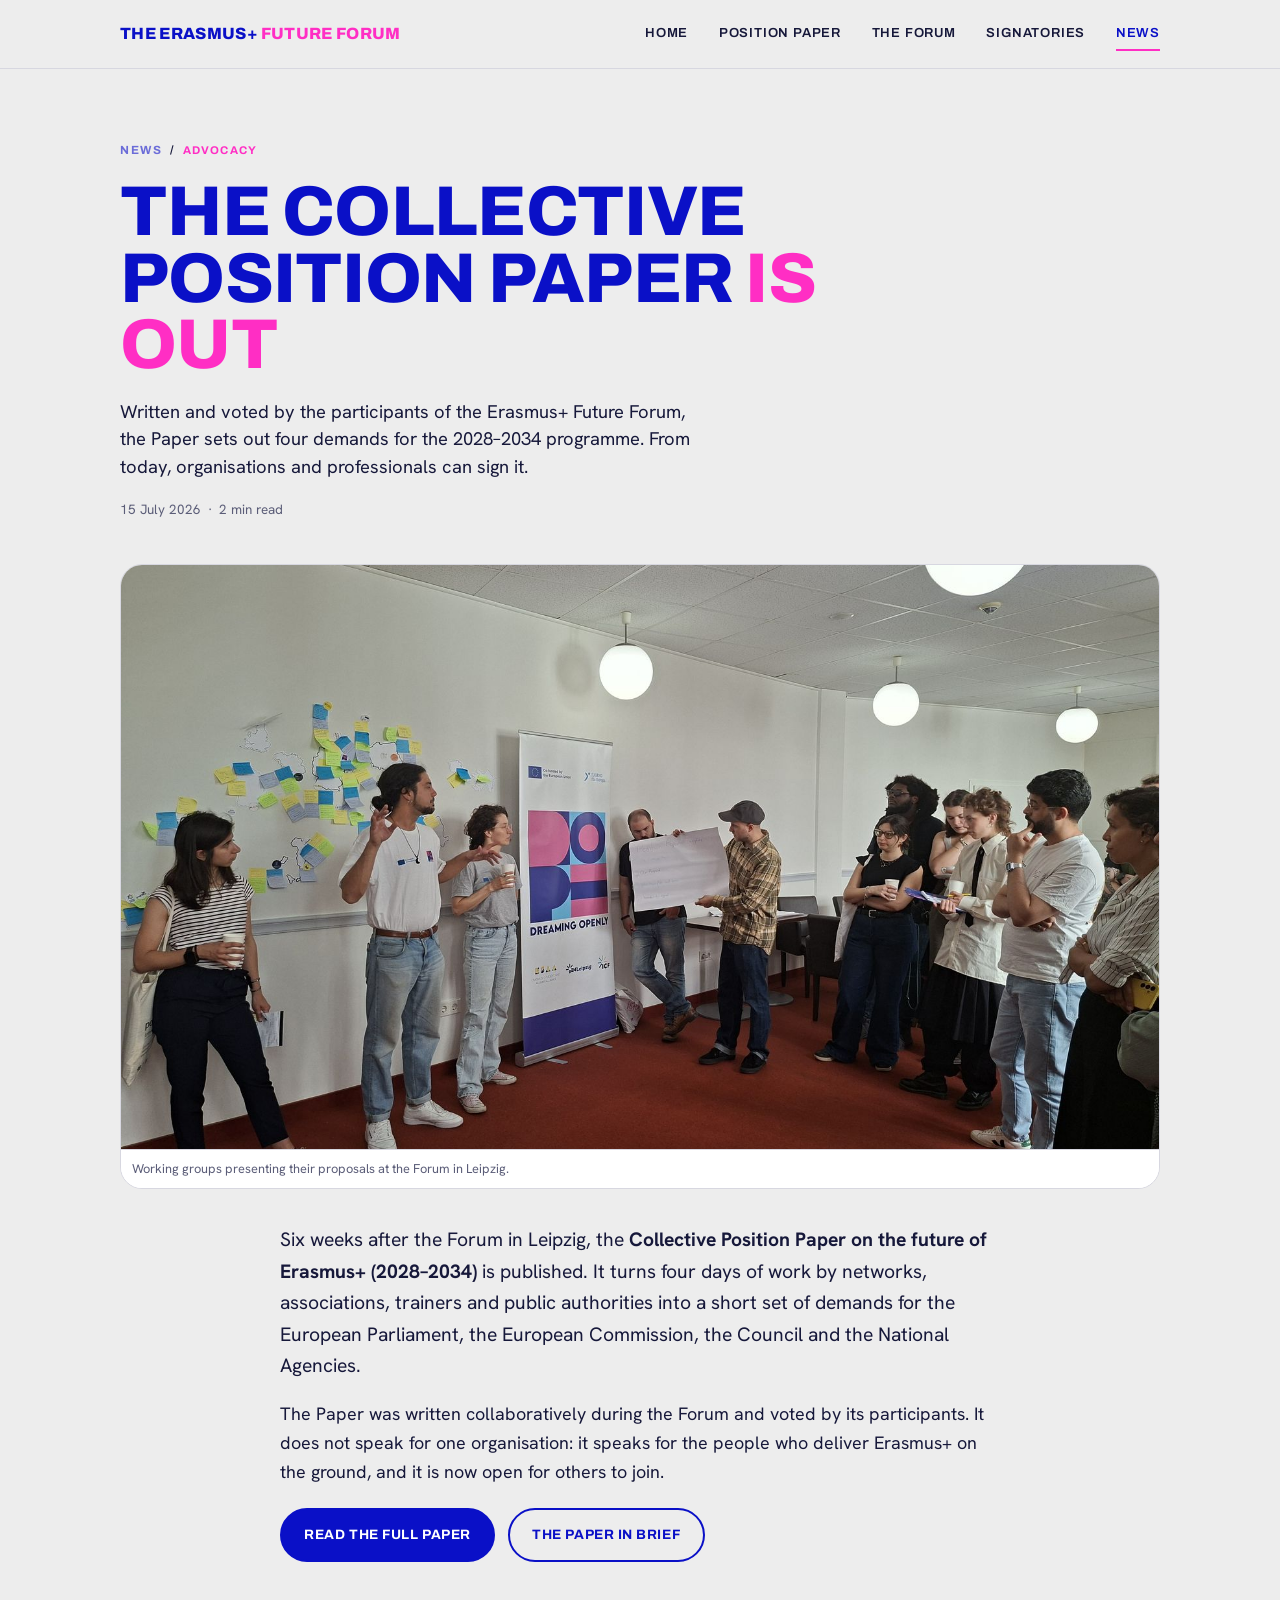
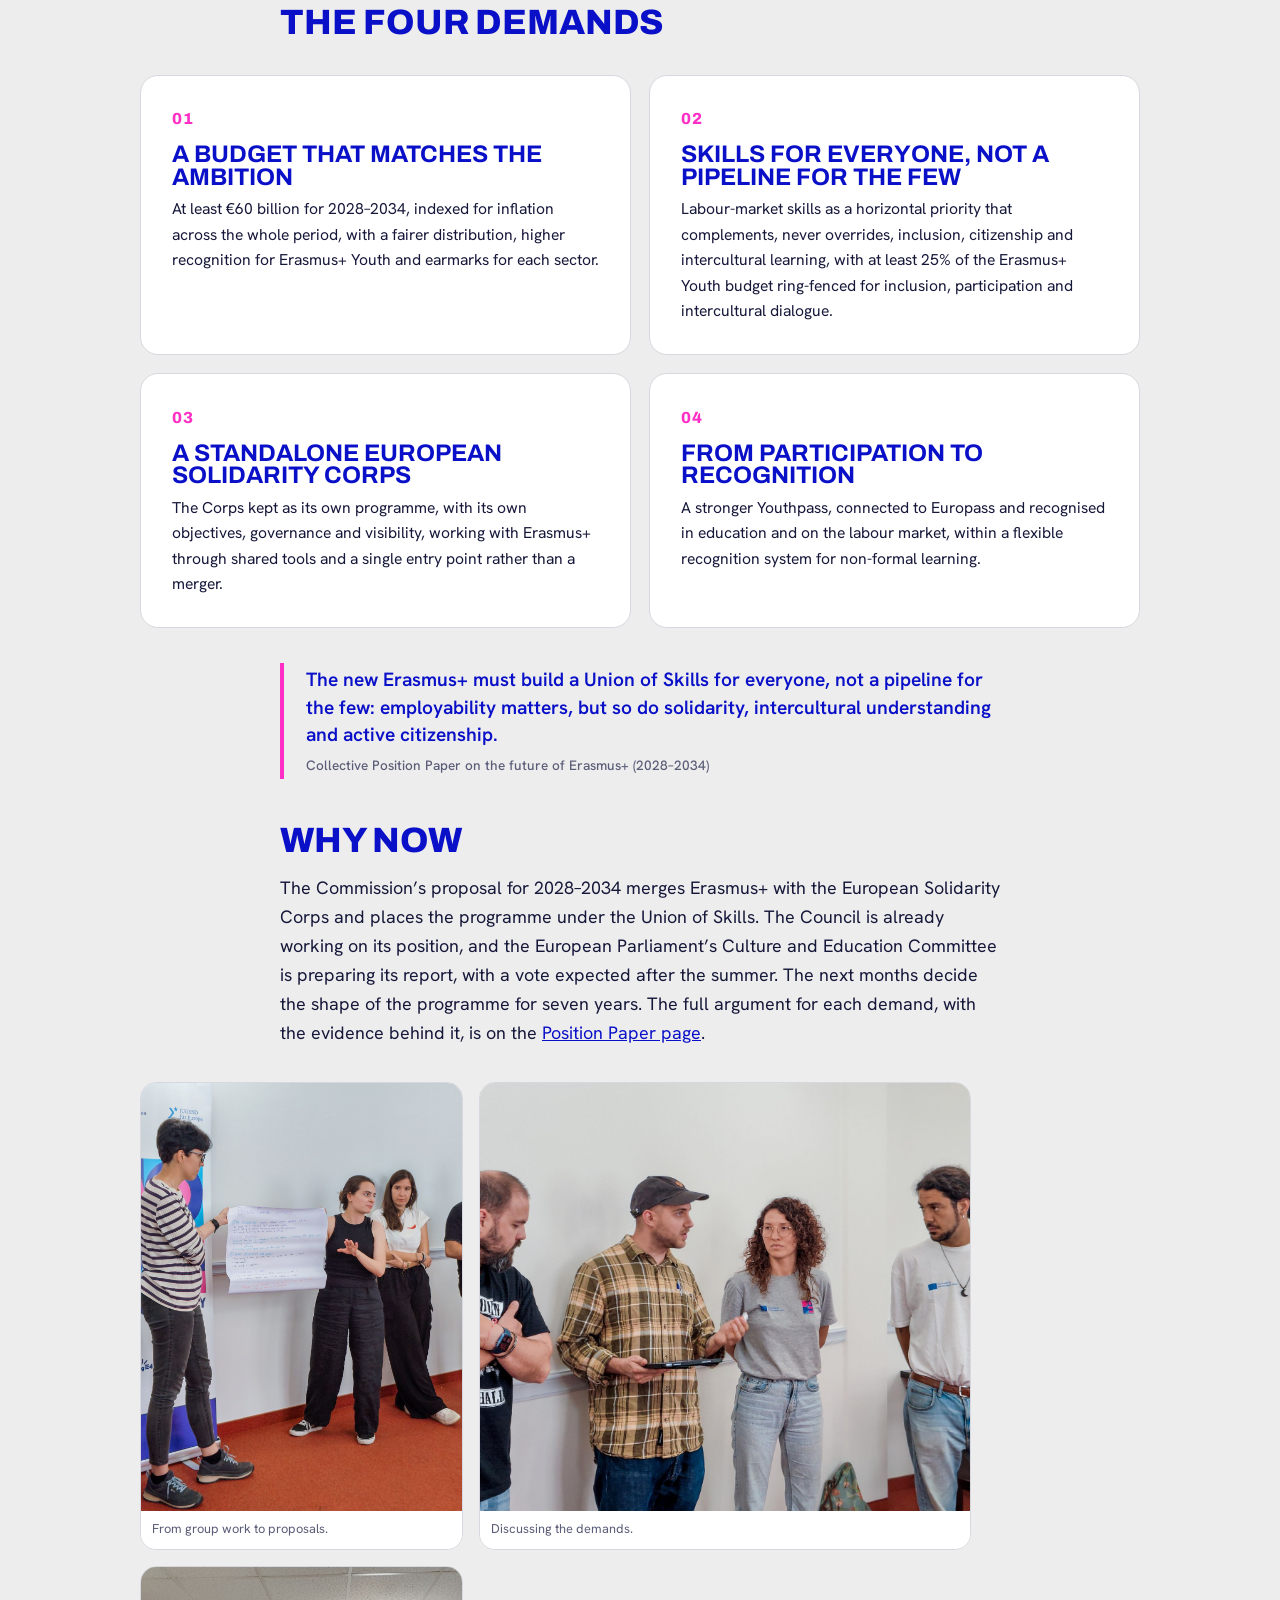
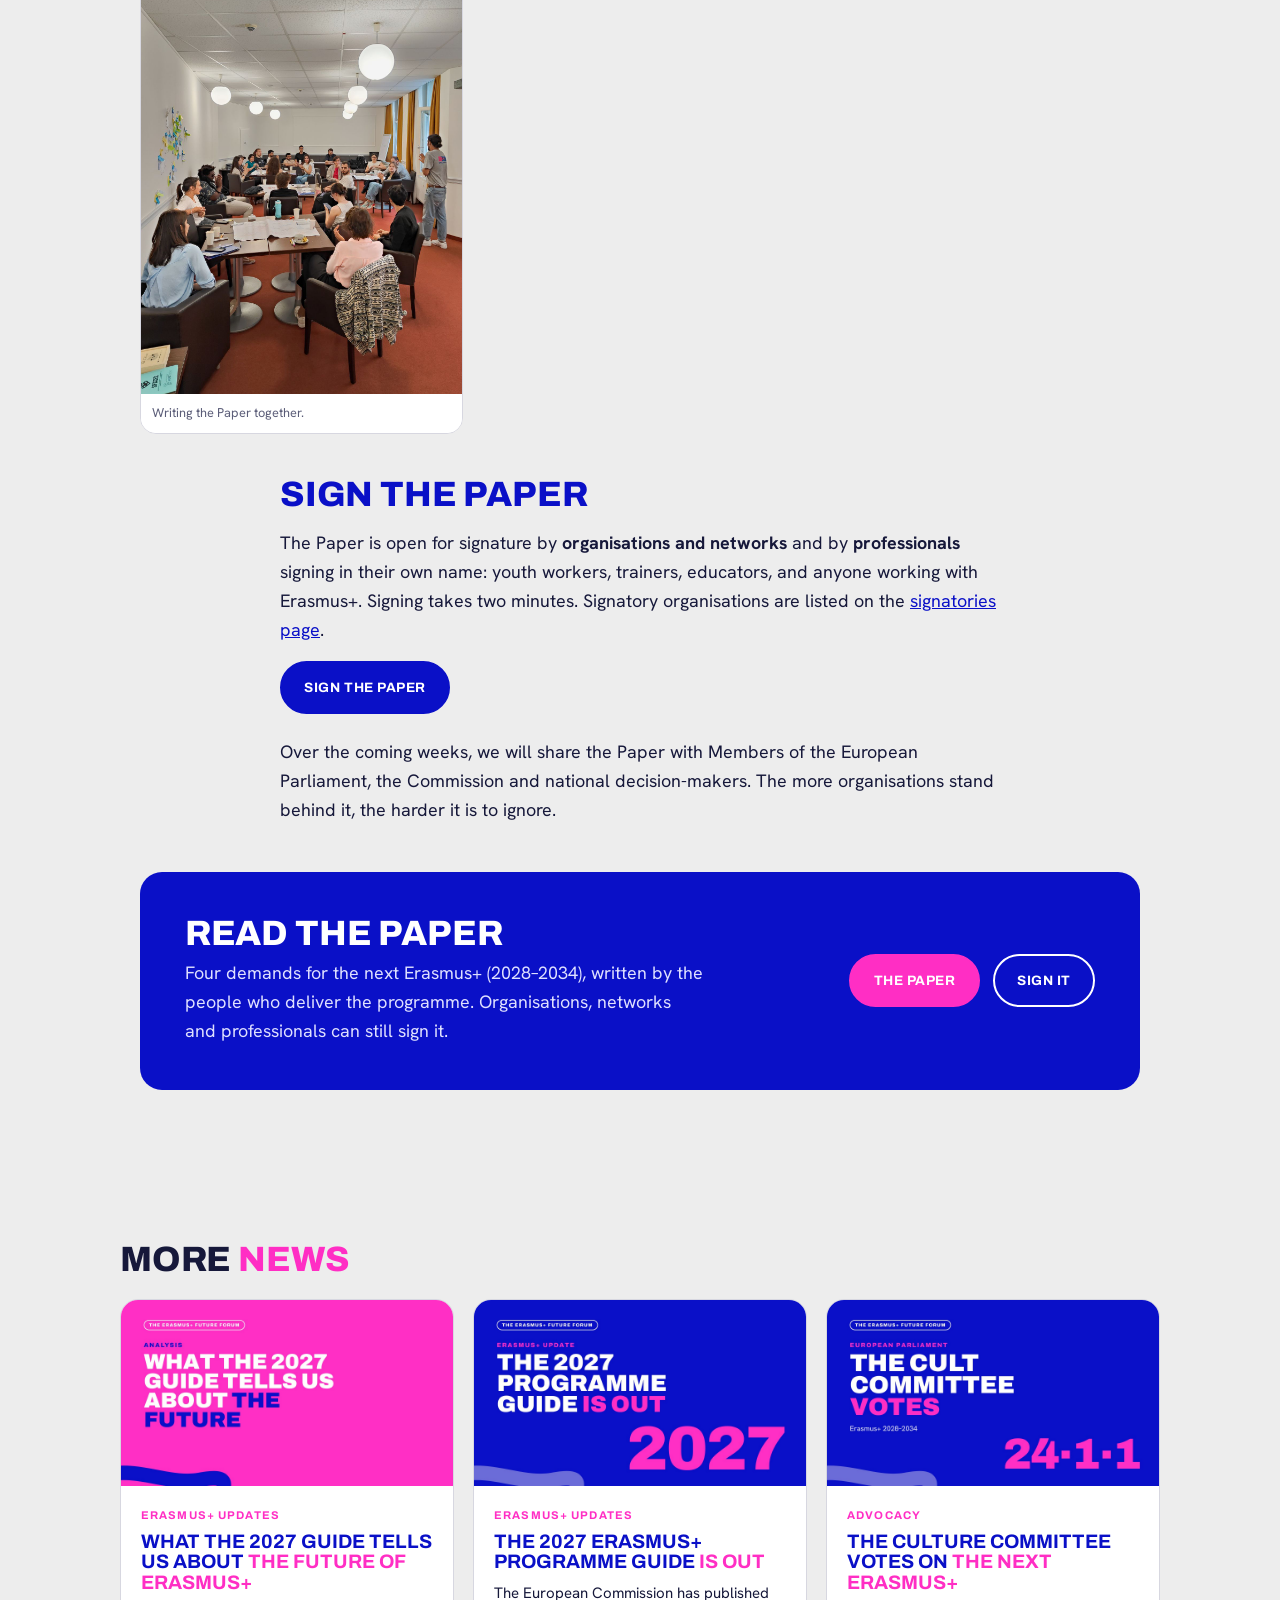
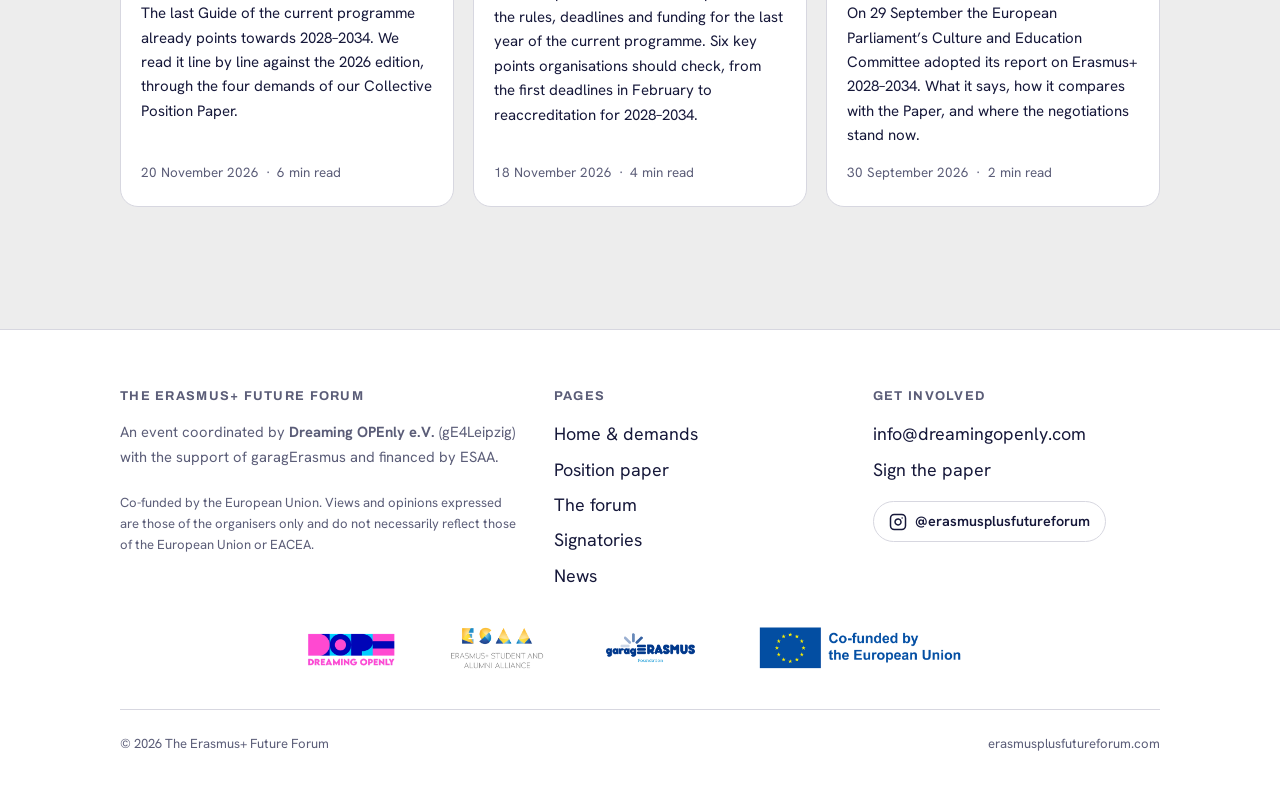
<file: news/position-paper-launch.html>
<!doctype html>
<html lang="en">
<head>
<meta charset="utf-8">
<meta name="viewport" content="width=device-width, initial-scale=1">
<link rel="icon" type="image/png" href="../img/site/favicon.png">
<title>The Collective Position Paper is out | The Erasmus+ Future Forum</title>
<meta name="description" content="Written and voted by the participants of the Erasmus+ Future Forum, the Paper sets out four demands for the 2028&amp;ndash;2034 programme. From today, organisations and professionals can sign it.">
<link rel="canonical" href="https://erasmusplusfutureforum.com/news/position-paper-launch.html">
<meta property="og:type" content="article">
<meta property="og:site_name" content="The Erasmus+ Future Forum">
<meta property="og:title" content="The Collective Position Paper is out | The Erasmus+ Future Forum">
<meta property="og:description" content="Written and voted by the participants of the Erasmus+ Future Forum, the Paper sets out four demands for the 2028&amp;ndash;2034 programme. From today, organisations and professionals can sign it.">
<meta property="og:url" content="https://erasmusplusfutureforum.com/news/position-paper-launch.html">
<meta property="og:image" content="https://erasmusplusfutureforum.com/img/news/paper-presenting.jpg">
<meta name="twitter:card" content="summary_large_image">
<link rel="preconnect" href="https://fonts.googleapis.com">
<link rel="preconnect" href="https://fonts.gstatic.com" crossorigin>
<link href="https://fonts.googleapis.com/css2?family=Archivo:wght@400;600;700;800;900&family=Hanken+Grotesk:wght@400;500;600;700&display=swap" rel="stylesheet">
<style>
/* ============================================================
   The Erasmus+ Future Forum — shared styles
   Visual identity sampled from the partner deck:
   grey canvas, brand indigo, hot magenta, lilac squiggle.
   ============================================================ */

:root{
  --grey:        #ededed;   /* page canvas (deck #EEEEEE)        */
  --card:        #ffffff;   /* raised surfaces                   */
  --ink:         #16183a;   /* readable dark-indigo body text    */
  --blue:        #0a10c7;   /* brand indigo  (deck #0005B7)      */
  --magenta:     #ff2ec4;   /* hot pink headline accent          */
  --lilac:       #6b6cd8;   /* squiggle / secondary accent       */
  --muted:       #5b5d78;   /* captions, meta                    */
  --line:        #d7d7e0;   /* hairlines                         */

  --maxw: 1120px;
  --gap: clamp(1.25rem, 3vw, 2.5rem);

  --display: 'Archivo', system-ui, sans-serif;
  --body: 'Hanken Grotesk', system-ui, -apple-system, sans-serif;
}

*{box-sizing:border-box}

html{scroll-behavior:smooth}
@media (prefers-reduced-motion: reduce){ html{scroll-behavior:auto} }

body{
  margin:0;
  background:var(--grey);
  color:var(--ink);
  font-family:var(--body);
  font-size:clamp(1rem, 0.55vw + 0.9rem, 1.12rem);
  line-height:1.62;
  -webkit-font-smoothing:antialiased;
  text-rendering:optimizeLegibility;
}

img{max-width:100%;display:block}
a{color:var(--blue)}

.wrap{ max-width:var(--maxw); margin-inline:auto; padding-inline:clamp(1.1rem, 4vw, 2.5rem); }

/* ---------- skip link ---------- */
.skip{
  position:absolute; left:-999px; top:0; z-index:200;
  background:var(--blue); color:#fff; padding:.6rem 1rem; border-radius:0 0 .5rem 0;
}
.skip:focus{left:0}

/* ---------- typography ---------- */
.eyebrow{
  font-family:var(--display);
  font-weight:700;
  text-transform:uppercase;
  letter-spacing:.22em;
  font-size:.74rem;
  color:var(--lilac);
  margin:0 0 1rem;
}
h1,h2,h3{ font-family:var(--display); text-transform:uppercase; line-height:.94; margin:0; }
h1{ font-weight:800; letter-spacing:-.01em; font-size:clamp(2.6rem, 8.5vw, 6.6rem); }
h2{ font-weight:800; letter-spacing:-.005em; font-size:clamp(1.9rem, 4.6vw, 3.4rem); }
h3{ font-weight:700; font-size:clamp(1.15rem, 2vw, 1.5rem); letter-spacing:0; }
.pink{color:var(--magenta)}
.blue{color:var(--blue)}

p{margin:0 0 1.1rem}
.lead{ font-size:clamp(1.15rem, 1.4vw, 1.45rem); line-height:1.5; color:var(--ink); }

/* ---------- nav ---------- */
.nav{
  position:sticky; top:0; z-index:100;
  background:rgba(237,237,237,.86);
  backdrop-filter:blur(10px);
  border-bottom:1px solid var(--line);
}
.nav .wrap{ display:flex; align-items:center; justify-content:space-between; min-height:68px; gap:1rem; }
.brand{
  font-family:var(--display); font-weight:800; text-transform:uppercase;
  letter-spacing:.02em; font-size:1.02rem; text-decoration:none; line-height:1;
  display:inline-flex; align-items:baseline; gap:.18rem; white-space:nowrap;
}
.brand .e{color:var(--blue)} .brand .f{color:var(--magenta)}
.menu{ display:flex; gap:clamp(.8rem,2.4vw,2rem); align-items:center; }
.menu a{
  font-family:var(--display); text-transform:uppercase; text-decoration:none;
  font-weight:600; font-size:.82rem; letter-spacing:.06em; color:var(--ink);
  padding:.35rem 0; border-bottom:2px solid transparent;
}
.menu a:hover{color:var(--blue)}
.menu a[aria-current="page"]{ color:var(--blue); border-bottom-color:var(--magenta); }

/* ---------- buttons ---------- */
.btns{ display:flex; flex-wrap:wrap; gap:.8rem; margin-top:2rem; }
.btn{
  font-family:var(--display); text-transform:uppercase; font-weight:700;
  letter-spacing:.04em; font-size:.85rem; text-decoration:none;
  padding:.85rem 1.4rem; border-radius:999px; border:2px solid var(--blue);
  display:inline-flex; align-items:center; gap:.5rem; transition:transform .15s ease, background .15s ease, color .15s ease;
}
.btn-primary{ background:var(--blue); color:#fff; }
.btn-primary:hover{ background:var(--magenta); border-color:var(--magenta); transform:translateY(-2px); }
.btn-ghost{ background:transparent; color:var(--blue); }
.btn-ghost:hover{ background:var(--blue); color:#fff; transform:translateY(-2px); }
@media (prefers-reduced-motion: reduce){ .btn:hover{transform:none} }

/* ---------- squiggle thread ---------- */
.thread{ width:100%; height:54px; display:block; overflow:visible; }
.thread path{ fill:none; stroke:var(--lilac); stroke-width:16; stroke-linecap:round; }
.thread.blue path{ stroke:var(--blue); }
.thread.pink path{ stroke:var(--magenta); }

/* ---------- sections ---------- */
section{ padding-block:clamp(3rem, 7vw, 6rem); }
.section-head{ max-width:760px; margin-bottom:clamp(1.6rem,4vw,3rem); }
.section-head .eyebrow{margin-bottom:.7rem}

/* ---------- hero ---------- */
.hero{ position:relative; padding-top:clamp(3rem,7vw,5.5rem); padding-bottom:clamp(2rem,5vw,3.5rem); overflow:hidden; }
.hero .wrap{ position:relative; z-index:2; }
.hero h1{ max-width:14ch; }
.hero .lead{ max-width:46ch; margin-top:1.4rem; }
.hero-squiggle{
  position:absolute; z-index:1; right:-4%; top:-6%; width:min(46vw,560px);
  opacity:.9; pointer-events:none;
}
.hero-squiggle path{ fill:none; stroke:var(--lilac); stroke-width:34; stroke-linecap:round; }
@media (max-width:640px){ .hero-squiggle{ opacity:.5; width:70vw; right:-18%; } }

/* ---------- demands ---------- */
.demand-grid{ display:grid; gap:1.1rem; grid-template-columns:repeat(2,1fr); }
@media (max-width:780px){ .demand-grid{ grid-template-columns:1fr; } }
.demand{
  background:var(--card); border-radius:18px; padding:clamp(1.4rem,2.4vw,2rem);
  border:1px solid var(--line); position:relative; overflow:hidden;
  transition:transform .18s ease, box-shadow .18s ease;
}
.demand:hover{ transform:translateY(-4px); box-shadow:0 18px 40px -24px rgba(10,16,199,.4); }
@media (prefers-reduced-motion: reduce){ .demand:hover{transform:none} }
.demand .num{
  font-family:var(--display); font-weight:800; font-size:1rem; letter-spacing:.1em;
  color:var(--magenta); display:block; margin-bottom:.7rem;
}
.demand h3{ margin-bottom:.5rem; color:var(--blue); }
.demand p{ margin:0; color:var(--ink); font-size:.98rem; }

/* ---------- teaser blocks ---------- */
.teaser{ display:grid; grid-template-columns:1.05fr .95fr; gap:clamp(1.4rem,4vw,3.2rem); align-items:center; }
.teaser.reverse{ grid-template-columns:.95fr 1.05fr; }
.teaser.reverse .teaser-media{ order:-1; }
@media (max-width:820px){ .teaser, .teaser.reverse{ grid-template-columns:1fr; } .teaser.reverse .teaser-media{order:0} }
.teaser-media img{ border-radius:18px; width:100%; height:100%; object-fit:cover; aspect-ratio:16/10; }
.teaser h2{ margin-bottom:1rem; }

/* ---------- facts strip ---------- */
.facts{ display:grid; grid-template-columns:repeat(4,1fr); gap:1rem; }
@media (max-width:720px){ .facts{ grid-template-columns:repeat(2,1fr); } }
.fact{ background:var(--card); border:1px solid var(--line); border-radius:16px; padding:1.3rem 1.2rem; }
.fact .big{ font-family:var(--display); font-weight:800; font-size:clamp(2rem,4vw,2.8rem); color:var(--blue); line-height:1; }
.fact .lab{ font-size:.86rem; color:var(--muted); margin-top:.5rem; }

/* ---------- gallery ---------- */
.gallery{ display:grid; grid-template-columns:repeat(6,1fr); gap:1rem; }
.gallery figure{ margin:0; border-radius:16px; overflow:hidden; border:1px solid var(--line); }
.gallery img{ width:100%; height:100%; object-fit:cover; }
.g-wide{ grid-column:span 4; } .g-tall{ grid-column:span 2; }
.g-half{ grid-column:span 3; } .g-third{ grid-column:span 2; }
@media (max-width:760px){
  .gallery{ grid-template-columns:repeat(2,1fr); }
  .g-wide,.g-tall,.g-half,.g-third{ grid-column:span 2; }
}
figcaption{ font-size:.8rem; color:var(--muted); padding:.55rem .7rem; background:var(--card); }

/* ---------- network chips ---------- */
.chips{ display:flex; flex-wrap:wrap; gap:.6rem; margin-top:1.3rem; }
.chip{
  font-family:var(--display); text-transform:uppercase; font-weight:600; font-size:.78rem;
  letter-spacing:.04em; padding:.5rem .9rem; border-radius:999px;
  background:var(--card); border:1px solid var(--line); color:var(--blue);
}
a.chip{ text-decoration:none; transition:border-color .15s ease, color .15s ease; }
a.chip:hover{ border-color:var(--magenta); color:var(--magenta); }

/* ---------- signatories grid ---------- */
.sig-grid{ display:grid; grid-template-columns:repeat(auto-fill, minmax(200px,1fr)); gap:1rem; margin-top:2rem; }
.sig-card{
  display:flex; align-items:center; justify-content:center;
  background:var(--card); border:1px solid var(--line); border-radius:16px;
  padding:1.5rem 1.2rem; min-height:132px; text-decoration:none;
  transition:transform .15s ease, border-color .15s ease, box-shadow .15s ease;
}
.sig-card:hover{ transform:translateY(-4px); border-color:var(--magenta); box-shadow:0 10px 30px rgba(0,0,0,.06); }
.sig-card img{ max-height:76px; max-width:100%; width:auto; object-fit:contain; }
.sig-card.text{
  font-family:var(--display); font-weight:700; text-transform:uppercase;
  letter-spacing:.03em; color:var(--blue); text-align:center;
  font-size:.9rem; line-height:1.3;
}

/* ---------- timeline ---------- */
.steps{ display:grid; grid-template-columns:repeat(3,1fr); gap:1.1rem; }
@media (max-width:760px){ .steps{ grid-template-columns:1fr; } }
.step{ background:var(--card); border:1px solid var(--line); border-radius:18px; padding:1.5rem; }
.step .mon{ font-family:var(--display); font-weight:800; text-transform:uppercase; color:var(--magenta); letter-spacing:.08em; font-size:.9rem; }
.step h3{ margin:.6rem 0 .5rem; color:var(--blue); }
.step p{ margin:0; font-size:.95rem; }

/* ---------- prose (position paper) ---------- */
.prose{ max-width:72ch; }
.prose h2{ margin:2.6rem 0 1rem; color:var(--blue); }
.prose h2:first-of-type{ margin-top:1rem; }
.prose h3{ margin:1.8rem 0 .6rem; color:var(--magenta); text-transform:none; letter-spacing:0; }
.prose ul{ padding-left:1.2rem; margin:0 0 1.1rem; }
.prose li{ margin-bottom:.5rem; }
.prose .kicker{ color:var(--muted); font-style:italic; }

.toc{
  background:var(--card); border:1px solid var(--line); border-radius:18px;
  padding:1.5rem 1.6rem; margin-bottom:2.5rem;
}
.toc .eyebrow{margin-bottom:.8rem}
.toc ol{ margin:0; padding-left:1.2rem; columns:2; column-gap:2rem; }
@media (max-width:620px){ .toc ol{ columns:1; } }
.toc a{ text-decoration:none; }
.toc a:hover{ text-decoration:underline; }

.note{
  border-left:4px solid var(--magenta); background:#fff;
  padding:1rem 1.2rem; border-radius:0 12px 12px 0; margin:1.5rem 0;
  font-size:.95rem; color:var(--muted);
}
.prose blockquote{
  margin:1.8rem 0; padding:.2rem 0 .2rem 1.4rem;
  border-left:4px solid var(--magenta);
  font-family:var(--body); font-weight:600; font-style:normal;
  font-size:clamp(1.1rem,1.6vw,1.35rem); line-height:1.4; color:var(--blue);
}
.prose blockquote p{margin:0}
.demand .asks{ margin:.6rem 0 0; padding-left:1.05rem; }
.demand .asks li{ margin-bottom:.35rem; font-size:.95rem; color:var(--ink); }

/* ---------- footer ---------- */
.foot{ background:#fff; border-top:1px solid var(--line); margin-top:2rem; }
.foot .wrap{ padding-block:clamp(2.5rem,5vw,3.5rem); }
.foot-grid{ display:grid; grid-template-columns:1.4fr 1fr 1fr; gap:2rem; }
@media (max-width:720px){ .foot-grid{ grid-template-columns:1fr; gap:1.5rem; } }
.foot h4{ font-family:var(--display); text-transform:uppercase; letter-spacing:.1em; font-size:.8rem; color:var(--muted); margin:0 0 .8rem; }
.foot a{ color:var(--ink); text-decoration:none; display:block; margin-bottom:.4rem; }
.foot a:hover{ color:var(--blue); }
.foot .partners{ font-size:.92rem; color:var(--muted); line-height:1.7; }
.foot .eu{ font-size:.82rem; color:var(--muted); margin-top:1.4rem; }
.foot-bottom{ border-top:1px solid var(--line); margin-top:2rem; padding-top:1.4rem; font-size:.82rem; color:var(--muted); display:flex; justify-content:space-between; flex-wrap:wrap; gap:.5rem; }

/* ---------- scroll reveal ---------- */
.reveal{ opacity:0; transform:translateY(18px); transition:opacity .6s ease, transform .6s ease; }
.reveal.in{ opacity:1; transform:none; }
@media (prefers-reduced-motion: reduce){ .reveal{ opacity:1; transform:none; transition:none; } }

:focus-visible{ outline:3px solid var(--magenta); outline-offset:3px; border-radius:4px; }

/* ---------- paper blocks (position paper) ---------- */
.paper-block{ background:var(--card); border:1px solid var(--line); border-radius:18px; padding:clamp(1.4rem,2.5vw,2.2rem); }
.paper-block.wide{ margin-bottom:1.1rem; }
.paper-block h3{ color:var(--blue); text-transform:none; letter-spacing:0; font-size:clamp(1.2rem,1.9vw,1.55rem); margin-bottom:.5rem; }
.paper-block h4{ font-family:var(--display); font-weight:700; text-transform:uppercase; letter-spacing:.06em; font-size:.78rem; color:var(--magenta); margin:1.2rem 0 .4rem; }
.paper-block p{ font-size:.96rem; line-height:1.6; margin:0 0 .8rem; }
.paper-block ul{ padding-left:1.1rem; margin:.3rem 0 .8rem; }
.paper-block li{ margin-bottom:.4rem; font-size:.94rem; line-height:1.5; }
.paper-block blockquote{ margin:1.2rem 0 0; padding:.3rem 0 .3rem 1.1rem; border-left:4px solid var(--magenta); font-weight:600; color:var(--blue); font-size:1.02rem; line-height:1.4; }
.paper-block blockquote p{ margin:0; font-size:1.02rem; }
.block-grid{ display:grid; grid-template-columns:repeat(2,1fr); gap:1.1rem; }
@media (max-width:820px){ .block-grid{ grid-template-columns:1fr; } }
.demand-subgrid{ display:grid; grid-template-columns:repeat(2,1fr); gap:.6rem 2.4rem; margin-top:1rem; }
@media (max-width:680px){ .demand-subgrid{ grid-template-columns:1fr; } }
.demand-subgrid h4{ color:var(--blue); }

/* ---------- footer logo strip ---------- */
.foot-logos{ display:flex; flex-wrap:wrap; align-items:center; justify-content:center; gap:clamp(1.6rem,4vw,3.2rem); padding:1.8rem 0 .4rem; }
.foot-logos img{ height:46px; width:auto; }
@media (max-width:520px){ .foot-logos img{ height:36px; } }
.ig-btn{ display:inline-flex !important; align-items:center; gap:.5rem; margin-top:.7rem; padding:.5rem .95rem; border:1px solid var(--line); border-radius:999px; color:var(--blue); text-decoration:none; font-weight:600; font-size:.9rem; width:max-content; transition:border-color .15s ease, color .15s ease; }
.ig-btn:hover{ border-color:var(--magenta); color:var(--magenta); }
.ig-btn svg{ width:18px; height:18px; flex:none; }

/* ---------- taller hero (so the squiggle reads fully) ---------- */
@media (min-width:641px){ .hero-tall{ min-height:680px; display:flex; flex-direction:column; justify-content:center; } .hero-tall > .wrap{ width:100%; } }


/* --- mobile nav + horizontal-overflow fix --- */
html,body{ overflow-x:clip; }
@media (max-width:640px){
  .nav .wrap{ flex-wrap:wrap; justify-content:center; gap:.35rem .9rem; min-height:0; padding-top:.55rem; padding-bottom:.55rem; }
  .brand{ width:100%; justify-content:center; text-align:center; white-space:normal; font-size:.95rem; }
  .menu{ width:100%; justify-content:center; flex-wrap:wrap; gap:.4rem 1.15rem; }
  .menu a{ font-size:.78rem; padding:.15rem 0; }
}

/* ============ News section ============ */
.news-hero{ padding-bottom:1.2rem; }
.news-hero h1{ font-size:clamp(2.8rem,8vw,6rem); }
.news-hero{ min-height:440px; padding-bottom:0; }
.news-hero .hero-squiggle{ width:min(32vw,360px); top:2%; right:-1%; }
@media (max-width:640px){ .news-hero{ min-height:0; } .news-hero .hero-squiggle{ width:55vw; right:-14%; } }
.filters{ display:flex; flex-wrap:wrap; gap:.5rem; margin:0 0 2rem; }
.filters button{
  font-family:var(--display); text-transform:uppercase; font-weight:700; font-size:.76rem; letter-spacing:.06em;
  padding:.55rem 1rem; border-radius:999px; border:1px solid var(--line); background:var(--card); color:var(--blue); cursor:pointer;
}
.filters button[aria-pressed="true"]{ background:var(--blue); border-color:var(--blue); color:#fff; }
.filters button:hover{ border-color:var(--magenta); }

.tag{ display:inline-block; font-family:var(--display); text-transform:uppercase; font-weight:700; font-size:.7rem;
  letter-spacing:.1em; color:var(--magenta); }
.meta{ font-size:.84rem; color:var(--muted); }
.meta .dot{ margin:0 .45rem; }

.feature{ display:grid; grid-template-columns:1.25fr 1fr; gap:0; background:var(--card); border:1px solid var(--line);
  border-radius:22px; overflow:hidden; text-decoration:none; color:inherit; margin-bottom:1.4rem;
  transition:transform .18s ease, box-shadow .18s ease; }
.feature:hover{ transform:translateY(-4px); box-shadow:0 18px 40px -24px rgba(10,16,199,.45); }
.feature img{ width:100%; height:100%; object-fit:cover; object-position:left center; aspect-ratio:16/10; }
.feature .fbody{ padding:clamp(1.4rem,3vw,2.4rem); display:flex; flex-direction:column; justify-content:center; gap:.7rem; }
.feature h2{ font-size:clamp(1.7rem,3.4vw,2.6rem); color:var(--blue); }
.feature p{ margin:0; }
@media (max-width:820px){ .feature{ grid-template-columns:1fr; } }

.cards{ display:grid; grid-template-columns:repeat(3,1fr); gap:1.2rem; }
@media (max-width:980px){ .cards{ grid-template-columns:repeat(2,1fr); } }
@media (max-width:620px){ .cards{ grid-template-columns:1fr; } }
.card{ background:var(--card); border:1px solid var(--line); border-radius:18px; overflow:hidden; text-decoration:none;
  color:inherit; display:flex; flex-direction:column; transition:transform .18s ease, box-shadow .18s ease, border-color .18s ease; }
.card:hover{ transform:translateY(-4px); border-color:var(--magenta); box-shadow:0 14px 34px -22px rgba(10,16,199,.45); }
.card img{ width:100%; aspect-ratio:16/9; object-fit:cover; }
.card .cbody{ padding:1.2rem 1.25rem 1.4rem; display:flex; flex-direction:column; gap:.5rem; flex:1; }
.card h3{ font-size:1.22rem; line-height:1.05; color:var(--blue); }
.card p{ margin:0; font-size:.94rem; color:var(--ink); }
.card .meta{ margin-top:auto; padding-top:.4rem; }
@media (prefers-reduced-motion: reduce){ .card:hover,.feature:hover{ transform:none; } }

/* ---- article ---- */
.crumbs{ font-family:var(--display); text-transform:uppercase; font-weight:700; font-size:.74rem; letter-spacing:.14em; margin:0 0 1.2rem; }
.crumbs a{ text-decoration:none; color:var(--lilac); }
.crumbs a:hover{ color:var(--magenta); }
.art-hero{ padding-top:clamp(2.4rem,6vw,4.5rem); padding-bottom:1.6rem; }
.art-hero h1{ font-size:clamp(2.1rem,5.6vw,4.4rem); max-width:18ch; color:var(--blue); }
.art-hero h1 .pink{ color:var(--magenta); }
.art-hero .lead{ max-width:58ch; margin-top:1.3rem; }
.art-hero .meta{ margin-top:1rem; }
.cover{ margin:0; border-radius:22px; overflow:hidden; border:1px solid var(--line); background:#fff; }
.cover img{ width:100%; aspect-ratio:16/9; object-fit:cover; }
.cover figcaption{ border-top:1px solid var(--line); }

.article{ padding-top:2.2rem; }
.body{ max-width:72ch; margin-inline:auto; }
.body > p:first-child{ font-size:1.08em; }
.body h2{ font-size:clamp(1.5rem,3vw,2.2rem); color:var(--blue); margin:2.8rem 0 1rem; }
.body h3{ font-size:clamp(1.1rem,1.8vw,1.3rem); color:var(--magenta); text-transform:none; letter-spacing:0; margin:1.8rem 0 .5rem; line-height:1.2; }
.body ul, .body ol{ padding-left:1.25rem; margin:0 0 1.2rem; }
.body li{ margin-bottom:.5rem; }
.body blockquote{ margin:1.8rem 0; padding:.2rem 0 .2rem 1.4rem; border-left:4px solid var(--magenta);
  font-weight:600; font-size:clamp(1.08rem,1.5vw,1.3rem); line-height:1.42; color:var(--blue); }
.body blockquote p{ margin:0 0 .5rem; }
.body blockquote cite{ display:block; font-style:normal; font-weight:500; font-size:.85rem; color:var(--muted); }
.body .note{ margin:1.8rem 0; }
.body .note strong{ color:var(--ink); }
.update{ background:#fff; border:2px solid var(--blue); border-radius:16px; padding:1.1rem 1.3rem; margin:2rem 0; font-size:.97rem; }
.update .tag{ display:block; margin-bottom:.4rem; }

/* breakout blocks sit wider than the text column */
.breakout{ max-width:1000px; margin:2.2rem auto; }
.blockhead{ font-family:var(--display); text-transform:uppercase; font-weight:800; letter-spacing:.12em; font-size:.78rem; color:var(--lilac); margin:0 0 .8rem; }
.source{ font-size:.8rem; color:var(--muted); margin-top:.7rem; }

.facts .fact .big.pink{ color:var(--magenta); }
.facts.three{ grid-template-columns:repeat(3,1fr); }
@media (max-width:720px){ .facts.three{ grid-template-columns:1fr; } }

/* timeline */
.tl{ list-style:none; padding:0 !important; margin:0; border-left:3px solid var(--lilac); }
.tl li{ position:relative; padding:0 0 1.15rem 1.4rem; margin:0 !important; }
.tl li::before{ content:""; position:absolute; left:-9px; top:.38rem; width:15px; height:15px; border-radius:50%; background:var(--magenta); border:3px solid var(--grey); }
.tl .when{ font-family:var(--display); font-weight:800; text-transform:uppercase; letter-spacing:.06em; color:var(--blue); font-size:.9rem; display:block; }
.tl .what{ font-size:.97rem; }
.tl li.past::before{ background:var(--lilac); }
.panel{ background:var(--card); border:1px solid var(--line); border-radius:18px; padding:clamp(1.2rem,2.6vw,2rem); }

/* comparison table */
.cmp{ width:100%; border-collapse:separate; border-spacing:0; background:var(--card); border:1px solid var(--line); border-radius:16px; overflow:hidden; font-size:.94rem; }
.cmp th, .cmp td{ text-align:left; padding:.8rem 1rem; vertical-align:top; border-bottom:1px solid var(--line); }
.cmp tr:last-child td{ border-bottom:0; }
.cmp thead th{ font-family:var(--display); text-transform:uppercase; letter-spacing:.08em; font-size:.74rem; color:#fff; background:var(--blue); }
.cmp thead th:last-child{ background:var(--magenta); }
.cmp td:first-child{ font-weight:700; color:var(--blue); width:28%; }
.cmp td.new{ background:rgba(255,46,196,.06); }
.cmp-wrap{ overflow-x:auto; }
@media (max-width:640px){ .cmp{ font-size:.86rem; } .cmp th,.cmp td{ padding:.6rem .7rem; } }

/* horizontal bars */
.bars{ display:grid; gap:.9rem; }
.bar{ display:grid; grid-template-columns:minmax(120px,30%) 1fr; gap:1rem; align-items:center; }
.bar .lab{ font-size:.92rem; font-weight:600; color:var(--ink); line-height:1.25; }
.bar .lab small{ display:block; font-weight:500; color:var(--muted); font-size:.8rem; }
.bar .track{ background:#e2e2ea; border-radius:999px; height:34px; position:relative; overflow:hidden; }
.bar .fill{ height:100%; border-radius:999px; background:var(--blue); display:flex; align-items:center; justify-content:flex-end; padding-right:.8rem;
  color:#fff; font-family:var(--display); font-weight:800; font-size:.92rem; white-space:nowrap; min-width:3.6rem; }
.bar .fill.pink{ background:var(--magenta); }
.bar .fill.lilac{ background:var(--lilac); }
.bar .fill.ghost{ background:transparent; border:2px dashed var(--magenta); color:var(--magenta); }
@media (max-width:560px){ .bar{ grid-template-columns:1fr; gap:.35rem; } }

/* vote bars */
.vote{ display:flex; height:46px; border-radius:12px; overflow:hidden; margin:.4rem 0 .6rem; }
.vote span{ display:flex; align-items:center; justify-content:center; color:#fff; font-family:var(--display); font-weight:800; font-size:.9rem; min-width:2.4rem; }
.vote .yes{ background:var(--blue); } .vote .no{ background:var(--magenta); } .vote .abs{ background:var(--lilac); }
.legend{ display:flex; flex-wrap:wrap; gap:1rem; font-size:.84rem; color:var(--muted); }
.legend i{ display:inline-block; width:12px; height:12px; border-radius:3px; margin-right:.35rem; vertical-align:-1px; }

/* stacked share bar (earmarks) */
.share{ display:flex; height:54px; border-radius:12px; overflow:hidden; }
.share span{ display:flex; align-items:center; padding:0 .7rem; color:#fff; font-family:var(--display); font-weight:800; font-size:.85rem; white-space:nowrap; }

/* demand pills */
.pill-demand{ display:inline-block; font-family:var(--display); text-transform:uppercase; font-weight:700; letter-spacing:.06em; font-size:.68rem;
  padding:.3rem .65rem; border-radius:999px; background:var(--blue); color:#fff; margin-right:.3rem; vertical-align:middle; }
.lens{ display:grid; grid-template-columns:repeat(2,1fr); gap:1.1rem; }
@media (max-width:780px){ .lens{ grid-template-columns:1fr; } }
.lens .demand h3{ font-size:1.15rem; line-height:1.15; text-transform:none; letter-spacing:0; }
.lens .demand p{ font-size:.94rem; margin-bottom:.6rem; }
.lens .demand p:last-child{ margin-bottom:0; }
.verdict{ display:inline-block; font-family:var(--display); font-weight:800; text-transform:uppercase; letter-spacing:.08em; font-size:.7rem; padding:.25rem .6rem; border-radius:6px; margin-bottom:.6rem; }
.verdict.warn{ background:rgba(255,46,196,.12); color:#c4008f; }
.verdict.ok{ background:rgba(10,16,199,.1); color:var(--blue); }
.verdict.neutral{ background:#ececf4; color:var(--muted); }

/* change cards */
.changes{ display:grid; grid-template-columns:repeat(2,1fr); gap:1rem; }
@media (max-width:760px){ .changes{ grid-template-columns:1fr; } }
.change{ background:var(--card); border:1px solid var(--line); border-radius:16px; padding:1.2rem 1.3rem; }
.change .num{ font-family:var(--display); font-weight:800; color:var(--magenta); letter-spacing:.1em; font-size:.85rem; }
.change h3{ margin:.35rem 0 .45rem !important; color:var(--blue) !important; font-size:1.12rem !important; }
.change p{ margin:0; font-size:.94rem; }

/* chips list inside articles */
.body .chips{ margin-top:.6rem; }

/* gallery inside article */
.breakout .gallery figure{ display:flex; flex-direction:column; background:var(--card); }
.breakout .gallery figure img{ height:auto; aspect-ratio:4/3; flex:1; min-height:0; }
.breakout .gallery .g-tall img, .breakout .gallery .portrait img{ aspect-ratio:3/4; }
.breakout .gallery figcaption{ flex:none; }

/* people cards */
.people{ display:grid; grid-template-columns:repeat(3,1fr); gap:1.1rem; }
@media (max-width:820px){ .people{ grid-template-columns:1fr; } }
.person{ background:var(--card); border:1px solid var(--line); border-radius:18px; overflow:hidden; display:flex; flex-direction:column; }
.person img{ width:100%; aspect-ratio:1/1; object-fit:cover; object-position:center 12%; }
.person .pbody{ padding:1.1rem 1.2rem 1.3rem; }
.person .inst{ font-family:var(--display); font-weight:800; text-transform:uppercase; letter-spacing:.08em; font-size:.72rem; color:var(--magenta); }
.person h3{ margin:.35rem 0 .3rem !important; color:var(--blue) !important; font-size:1.1rem !important; text-transform:none !important; }
.person p{ margin:0; font-size:.92rem; }
.credit{ display:block; font-size:.72rem; color:var(--muted); margin-top:.5rem; }
.figure{ margin:2rem 0; border-radius:18px; overflow:hidden; border:1px solid var(--line); background:var(--card); }
.figure img{ width:100%; }

/* CTA band */
.cta-band{ background:var(--blue); color:#fff; border-radius:22px; padding:clamp(1.6rem,4vw,2.8rem); margin:3rem auto 0; max-width:1000px;
  display:grid; grid-template-columns:1.4fr 1fr; gap:1.4rem; align-items:center; position:relative; overflow:hidden; }
.cta-band h2{ color:#fff; font-size:clamp(1.5rem,3vw,2.2rem); margin:0 0 .5rem; }
.cta-band p{ margin:0; color:#dfe0ff; }
.cta-band .btns{ margin:0; justify-content:flex-end; }
.cta-band .btn-primary{ background:var(--magenta); border-color:var(--magenta); }
.cta-band .btn-primary:hover{ background:#fff; color:var(--blue); border-color:#fff; }
.cta-band .btn-ghost{ color:#fff; border-color:#fff; }
.cta-band .btn-ghost:hover{ background:#fff; color:var(--blue); }
@media (max-width:760px){ .cta-band{ grid-template-columns:1fr; } .cta-band .btns{ justify-content:flex-start; } }

.more{ padding-top:clamp(2.5rem,6vw,4rem); }
.more h2{ font-size:clamp(1.5rem,3vw,2.2rem); margin-bottom:1.4rem; }
</style>
<script type="application/ld+json">{"@context": "https://schema.org", "@type": "NewsArticle", "headline": "The Collective Position Paper is out", "description": "Written and voted by the participants of the Erasmus+ Future Forum, the Paper sets out four demands for the 2028&ndash;2034 programme. From today, organisations and professionals can sign it.", "datePublished": "2026-07-15", "dateModified": "2026-07-15", "image": ["https://erasmusplusfutureforum.com/img/news/paper-presenting.jpg"], "mainEntityOfPage": "https://erasmusplusfutureforum.com/news/position-paper-launch.html", "author": {"@type": "Organization", "name": "The Erasmus+ Future Forum", "url": "https://erasmusplusfutureforum.com"}, "publisher": {"@type": "Organization", "name": "Dreaming OPEnly e.V.", "url": "https://dreamingopenly.com/"}}</script>
</head>
<body>
<a class="skip" href="#main">Skip to content</a>
<header class="nav">
  <div class="wrap">
    <a class="brand" href="../index.html"><span class="e">The&nbsp;Erasmus+</span><span class="f">Future Forum</span></a>
    <nav class="menu" aria-label="Primary">
      <a href="../index.html">Home</a>
      <a href="../position-paper.html">Position Paper</a>
      <a href="../the-forum.html">The Forum</a>
      <a href="../signatories.html">Signatories</a>
      <a href="index.html" aria-current="page">News</a>
    </nav>
  </div>
</header>
<main id="main">
  <section class="art-hero">
    <div class="wrap reveal">
      <p class="crumbs"><a href="index.html">News</a> &nbsp;/&nbsp; <span class="tag">Advocacy</span></p>
      <h1>The Collective Position Paper <span class="pink">is out</span></h1>
      <p class="lead">Written and voted by the participants of the Erasmus+ Future Forum, the Paper sets out four demands for the 2028&ndash;2034 programme. From today, organisations and professionals can sign it.</p>
      <p class="meta"><time datetime="2026-07-15">15 July 2026</time><span class="dot">·</span>2 min read</p>
    </div>
  </section>
  <div class="wrap reveal">
    <figure class="cover"><img src="../img/news/paper-presenting.jpg" alt="Working groups presenting their flip charts to the other participants."><figcaption>Working groups presenting their proposals at the Forum in Leipzig.</figcaption></figure>
  </div>
  <section class="article">
    <div class="wrap">
      <div class="body">

<p>Six weeks after the Forum in Leipzig, the <strong>Collective Position Paper on the future of Erasmus+ (2028&ndash;2034)</strong> is published. It turns four days of work by networks, associations, trainers and public authorities into a short set of demands for the European Parliament, the European Commission, the Council and the National Agencies.</p>
<p>The Paper was written collaboratively during the Forum and voted by its participants. It does not speak for one organisation: it speaks for the people who deliver Erasmus+ on the ground, and it is now open for others to join.</p>
<div class="btns" style="margin:1.4rem 0 .4rem">
  <a class="btn btn-primary" href="https://drive.google.com/file/d/1HKeJYoeJ0gmeIdBENLBiDwyY8B8nNuCM/view?usp=sharing" target="_blank" rel="noopener">Read the full Paper</a>
  <a class="btn btn-ghost" href="https://drive.google.com/file/d/1ovbZzFILd3L81iN1ClQUaOsZmZpIJGCT/view?usp=sharing" target="_blank" rel="noopener">The Paper in brief</a>
</div>

<h2>The four demands</h2>
</div>
<div class="breakout">
  <div class="demand-grid">
    <article class="demand reveal"><span class="num">01</span><h3>A budget that matches the ambition</h3><p>At least &euro;60 billion for 2028&ndash;2034, indexed for inflation across the whole period, with a fairer distribution, higher recognition for Erasmus+ Youth and earmarks for each sector.</p></article>
    <article class="demand reveal"><span class="num">02</span><h3>Skills for everyone, not a pipeline for the few</h3><p>Labour-market skills as a horizontal priority that complements, never overrides, inclusion, citizenship and intercultural learning, with at least 25% of the Erasmus+ Youth budget ring-fenced for inclusion, participation and intercultural dialogue.</p></article>
    <article class="demand reveal"><span class="num">03</span><h3>A standalone European Solidarity Corps</h3><p>The Corps kept as its own programme, with its own objectives, governance and visibility, working with Erasmus+ through shared tools and a single entry point rather than a merger.</p></article>
    <article class="demand reveal"><span class="num">04</span><h3>From participation to recognition</h3><p>A stronger Youthpass, connected to Europass and recognised in education and on the labour market, within a flexible recognition system for non-formal learning.</p></article>
  </div>
</div>
<div class="body">

<blockquote><p>The new Erasmus+ must build a Union of Skills for everyone, not a pipeline for the few: employability matters, but so do solidarity, intercultural understanding and active citizenship.</p><cite>Collective Position Paper on the future of Erasmus+ (2028&ndash;2034)</cite></blockquote>

<h2>Why now</h2>
<p>The Commission&rsquo;s proposal for 2028&ndash;2034 merges Erasmus+ with the European Solidarity Corps and places the programme under the Union of Skills. The Council is already working on its position, and the European Parliament&rsquo;s Culture and Education Committee is preparing its report, with a vote expected after the summer. The next months decide the shape of the programme for seven years. The full argument for each demand, with the evidence behind it, is on the <a href="../position-paper.html">Position Paper page</a>.</p>
</div>
<div class="breakout">
  <div class="gallery reveal">
    <figure class="g-third portrait"><img src="../img/news/paper-flipchart.jpg" alt="A participant presenting a flip chart to the group." loading="lazy"><figcaption>From group work to proposals.</figcaption></figure>
    <figure class="g-half"><img src="../img/news/paper-discussion.jpg" alt="Four participants discussing in front of a wall." loading="lazy"><figcaption>Discussing the demands.</figcaption></figure>
    <figure class="g-tall"><img src="../img/news/paper-groups.jpg" alt="A full room of participants working at tables." loading="lazy"><figcaption>Writing the Paper together.</figcaption></figure>
  </div>
</div>
<div class="body">

<h2>Sign the Paper</h2>
<p>The Paper is open for signature by <strong>organisations and networks</strong> and by <strong>professionals</strong> signing in their own name: youth workers, trainers, educators, and anyone working with Erasmus+. Signing takes two minutes. Signatory organisations are listed on the <a href="../signatories.html">signatories page</a>.</p>
<div class="btns" style="margin:1rem 0 1.4rem"><a class="btn btn-primary" href="https://tally.so/r/lbZJpB" target="_blank" rel="noopener">Sign the Paper</a></div>
<p>Over the coming weeks, we will share the Paper with Members of the European Parliament, the Commission and national decision-makers. The more organisations stand behind it, the harder it is to ignore.</p>

      </div>
      <aside class="cta-band reveal">
  <div><h2>Read the Paper</h2><p>Four demands for the next Erasmus+ (2028&ndash;2034), written by the people who deliver the programme. Organisations, networks and professionals can still sign it.</p></div>
  <div class="btns"><a class="btn btn-primary" href="../position-paper.html">The Paper</a><a class="btn btn-ghost" href="https://tally.so/r/lbZJpB" target="_blank" rel="noopener">Sign it</a></div>
</aside>
    </div>
  </section>
  <section class="more">
    <div class="wrap">
      <h2>More <span class="pink">news</span></h2>
      <div class="cards"><a class="card reveal" href="what-the-2027-guide-tells-us.html" data-cat="erasmus">
  <img src="../img/news/cover-what-the-2027-guide-tells-us.jpg" alt="Cover graphic: What the 2027 Guide tells us about the future of Erasmus+." loading="lazy">
  <div class="cbody"><span class="tag">Erasmus+ updates</span><h3>What the 2027 Guide tells us about <span class="pink">the future of Erasmus+</span></h3><p>The last Guide of the current programme already points towards 2028&ndash;2034. We read it line by line against the 2026 edition, through the four demands of our Collective Position Paper.</p>
  <span class="meta">20 November 2026<span class="dot">·</span>6 min read</span></div>
</a><a class="card reveal" href="programme-guide-2027-is-out.html" data-cat="erasmus">
  <img src="../img/news/cover-programme-guide-2027-is-out.jpg" alt="Cover graphic: The 2027 Programme Guide is out." loading="lazy">
  <div class="cbody"><span class="tag">Erasmus+ updates</span><h3>The 2027 Erasmus+ Programme Guide <span class="pink">is out</span></h3><p>The European Commission has published the rules, deadlines and funding for the last year of the current programme. Six key points organisations should check, from the first deadlines in February to reaccreditation for 2028&ndash;2034.</p>
  <span class="meta">18 November 2026<span class="dot">·</span>4 min read</span></div>
</a><a class="card reveal" href="cult-committee-vote.html" data-cat="advocacy">
  <img src="../img/news/cover-cult-committee-vote.jpg" alt="Cover graphic: The CULT Committee votes, 24 in favour, 1 against, 1 abstention." loading="lazy">
  <div class="cbody"><span class="tag">Advocacy</span><h3>The Culture Committee votes on <span class="pink">the next Erasmus+</span></h3><p>On 29 September the European Parliament&rsquo;s Culture and Education Committee adopted its report on Erasmus+ 2028&ndash;2034. What it says, how it compares with the Paper, and where the negotiations stand now.</p>
  <span class="meta">30 September 2026<span class="dot">·</span>2 min read</span></div>
</a></div>
    </div>
  </section>
</main>
<footer class="foot">
  <div class="wrap">
    <div class="foot-grid">
      <div>
        <h4>The Erasmus+ Future Forum</h4>
        <p class="partners">An event coordinated by <strong>Dreaming OPEnly e.V.</strong> (gE4Leipzig) with the support of garagErasmus and financed by ESAA.</p>
        <p class="eu">Co-funded by the European Union. Views and opinions expressed are those of the organisers only and do not necessarily reflect those of the European Union or EACEA.</p>
      </div>
      <div>
        <h4>Pages</h4>
        <a href="../index.html">Home &amp; demands</a>
        <a href="../position-paper.html">Position paper</a>
        <a href="../the-forum.html">The forum</a>
        <a href="../signatories.html">Signatories</a>
        <a href="index.html">News</a>
      </div>
      <div>
        <h4>Get involved</h4>
        <a href="mailto:info@dreamingopenly.com">info@dreamingopenly.com</a>
        <a href="https://tally.so/r/lbZJpB" target="_blank" rel="noopener">Sign the paper</a>
        <a class="ig-btn" href="https://www.instagram.com/erasmusplusfutureforum/" target="_blank" rel="noopener" aria-label="Instagram: @erasmusplusfutureforum"><svg viewBox="0 0 24 24" fill="none" stroke="currentColor" stroke-width="2" stroke-linecap="round" stroke-linejoin="round" aria-hidden="true"><rect x="2" y="2" width="20" height="20" rx="5" ry="5"></rect><path d="M16 11.37A4 4 0 1 1 12.63 8 4 4 0 0 1 16 11.37z"></path><line x1="17.5" y1="6.5" x2="17.51" y2="6.5"></line></svg>@erasmusplusfutureforum</a>
      </div>
    </div>
    <div class="foot-logos">
      <img src="../img/site/logo-dope.png" alt="Dreaming OPEnly" loading="lazy">
      <img src="../img/site/logo-esaa.png" alt="ESAA, Erasmus+ Student and Alumni Alliance" loading="lazy">
      <img src="../img/site/logo-garagerasmus.png" alt="garagErasmus" loading="lazy">
      <img src="../img/site/logo-eu.png" alt="Co-funded by the European Union" loading="lazy">
    </div>
    <div class="foot-bottom">
      <span>&copy; 2026 The Erasmus+ Future Forum</span>
      <span>erasmusplusfutureforum.com</span>
    </div>
  </div>
</footer>
<script>
(function () {
  var els = document.querySelectorAll('.reveal');
  if (!('IntersectionObserver' in window) || window.matchMedia('(prefers-reduced-motion: reduce)').matches) {
    els.forEach(function (el) { el.classList.add('in'); }); return;
  }
  var io = new IntersectionObserver(function (entries) {
    entries.forEach(function (e) { if (e.isIntersecting) { e.target.classList.add('in'); io.unobserve(e.target); } });
  }, { threshold: 0, rootMargin: '0px 0px -8% 0px' });
  els.forEach(function (el) { io.observe(el); });
})();
</script>
</body>
</html>
</file>
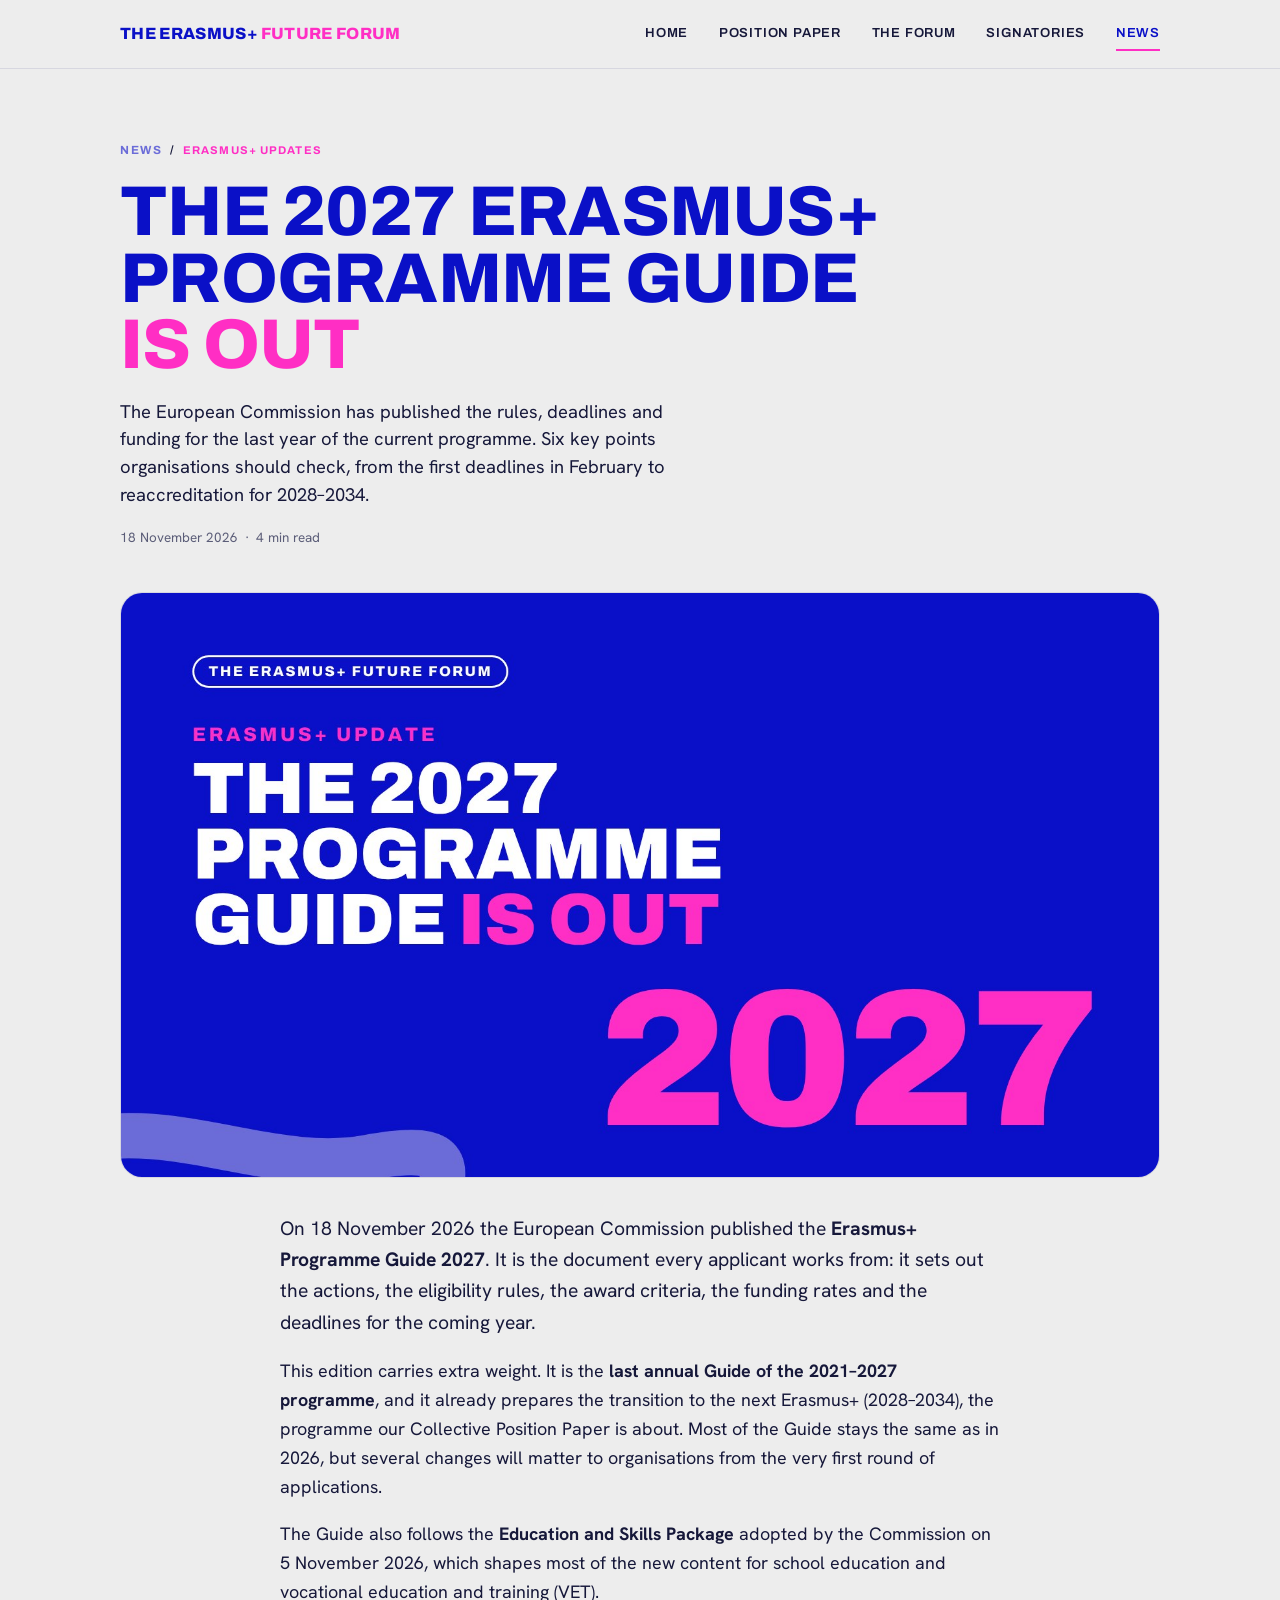
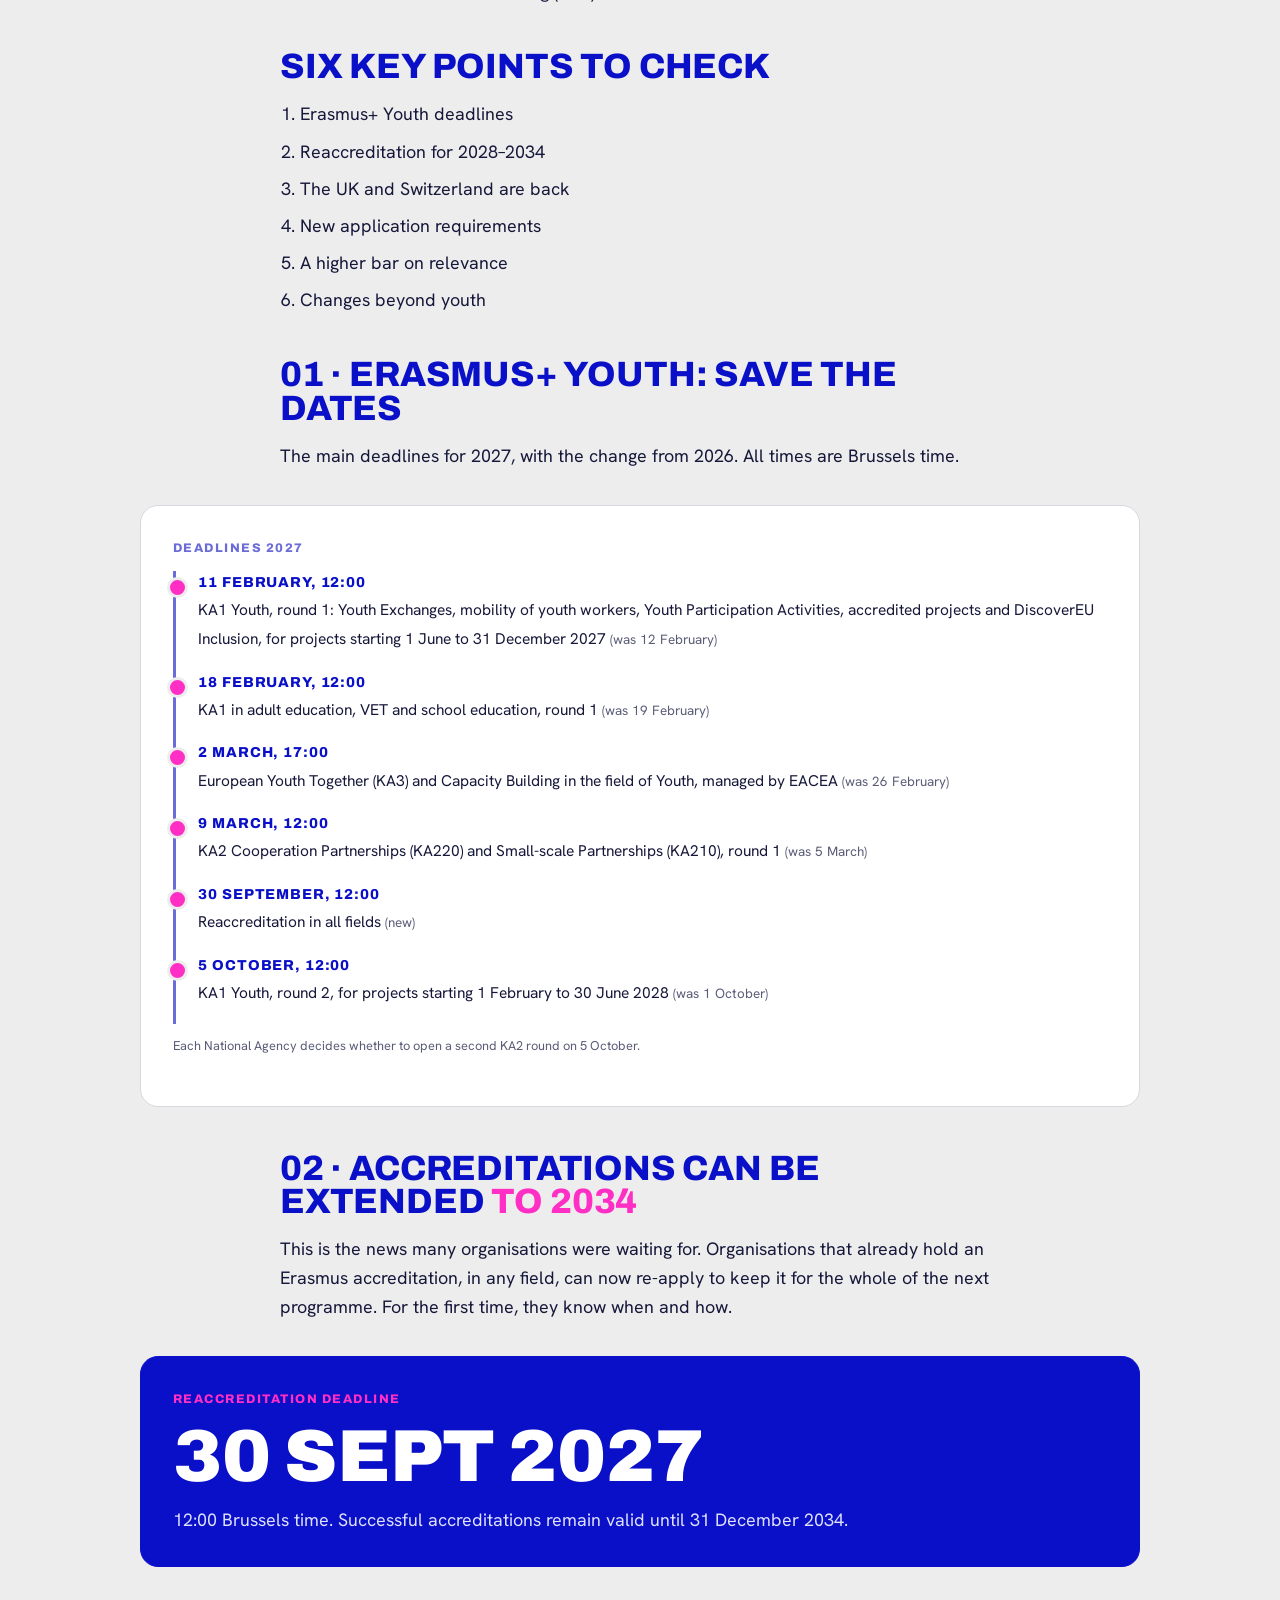
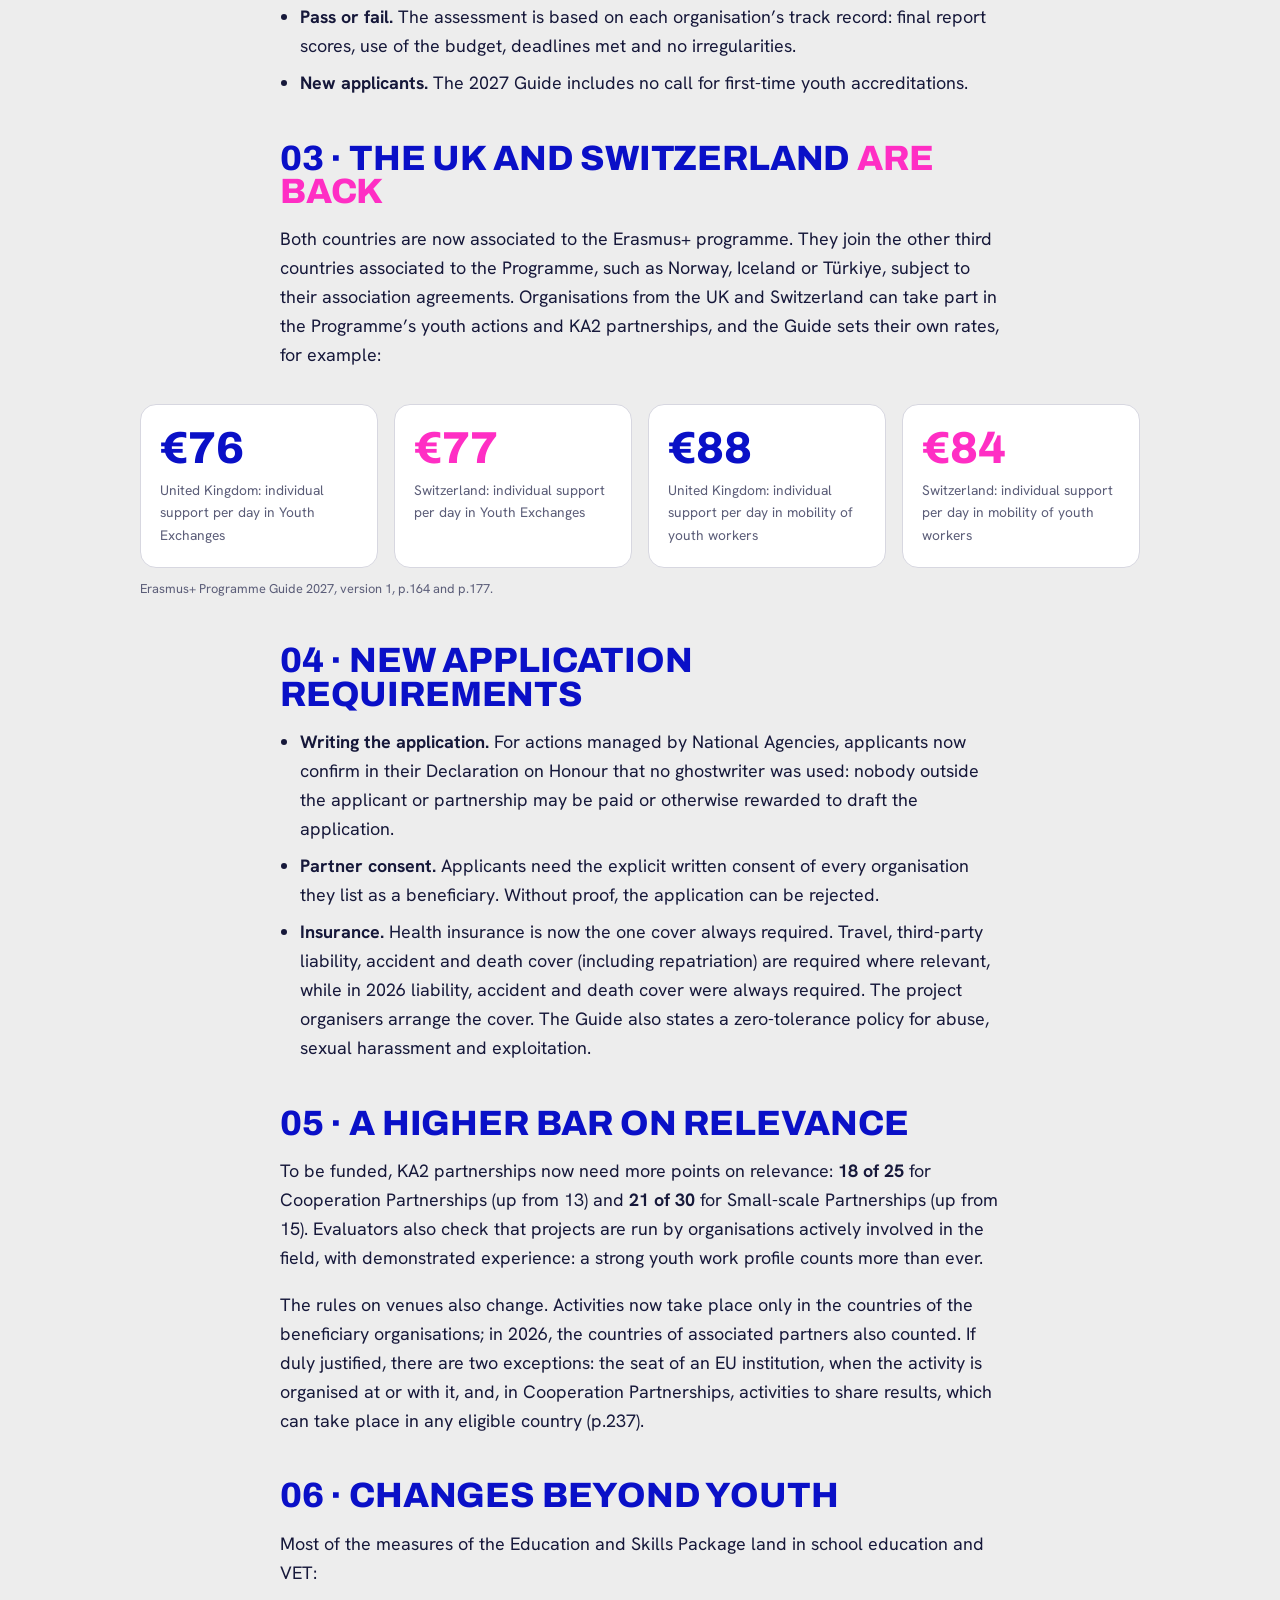
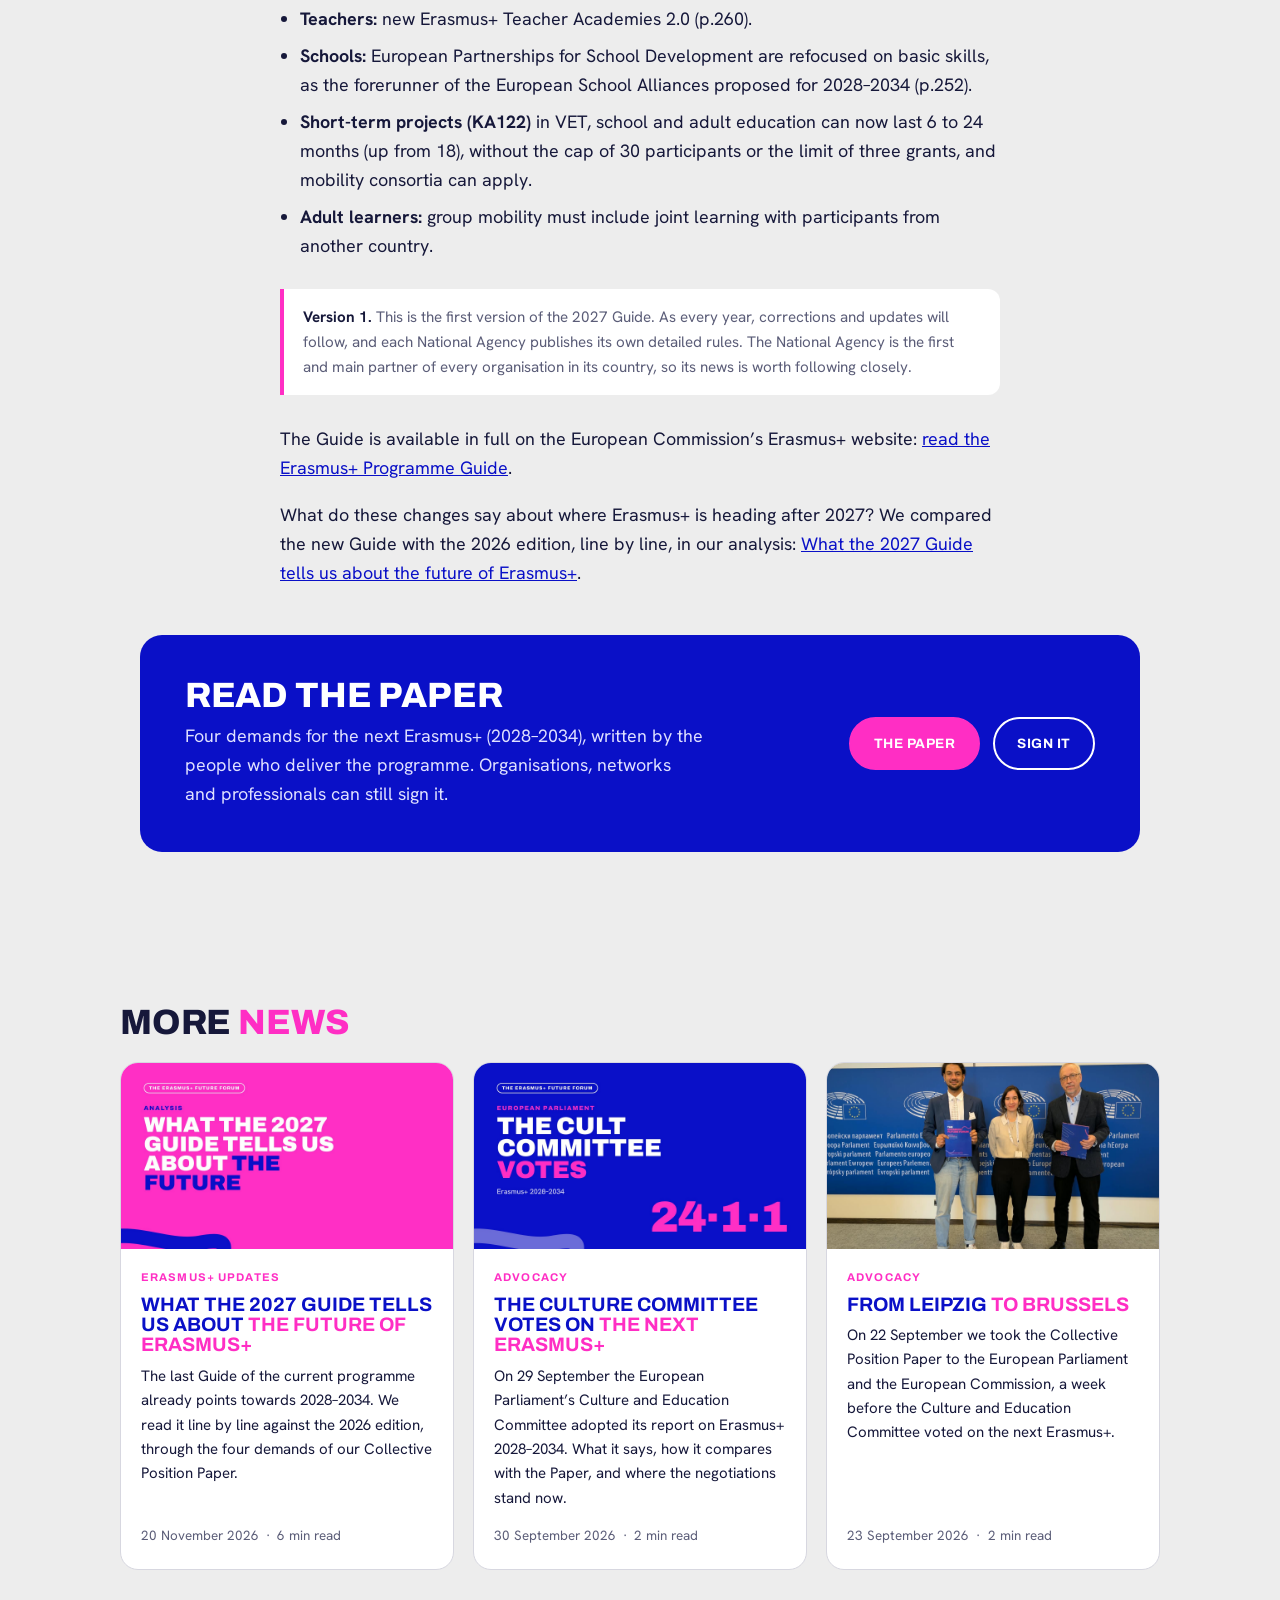
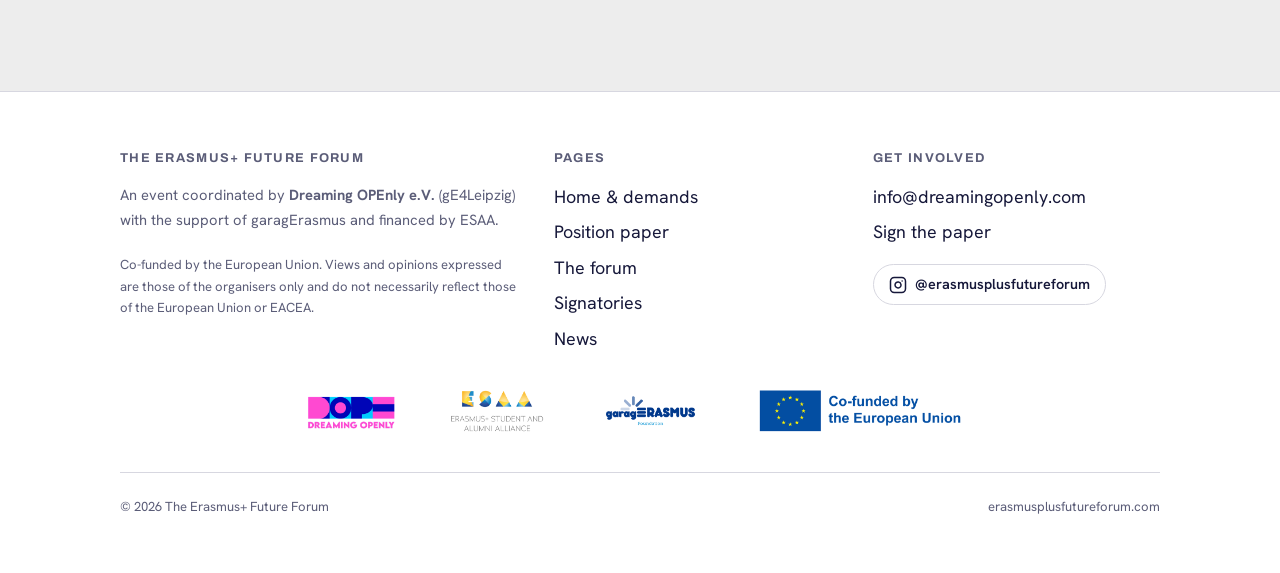
<file: news/programme-guide-2027-is-out.html>
<!doctype html>
<html lang="en">
<head>
<meta charset="utf-8">
<meta name="viewport" content="width=device-width, initial-scale=1">
<link rel="icon" type="image/png" href="../img/site/favicon.png">
<title>The 2027 Erasmus+ Programme Guide is out | The Erasmus+ Future Forum</title>
<meta name="description" content="The European Commission has published the rules, deadlines and funding for the last year of the current programme. Six key points organisations should check, from the first deadlines in February to reaccreditation for 2028&amp;ndash;2034.">
<link rel="canonical" href="https://erasmusplusfutureforum.com/news/programme-guide-2027-is-out.html">
<meta property="og:type" content="article">
<meta property="og:site_name" content="The Erasmus+ Future Forum">
<meta property="og:title" content="The 2027 Erasmus+ Programme Guide is out | The Erasmus+ Future Forum">
<meta property="og:description" content="The European Commission has published the rules, deadlines and funding for the last year of the current programme. Six key points organisations should check, from the first deadlines in February to reaccreditation for 2028&amp;ndash;2034.">
<meta property="og:url" content="https://erasmusplusfutureforum.com/news/programme-guide-2027-is-out.html">
<meta property="og:image" content="https://erasmusplusfutureforum.com/img/news/cover-programme-guide-2027-is-out.jpg">
<meta name="twitter:card" content="summary_large_image">
<link rel="preconnect" href="https://fonts.googleapis.com">
<link rel="preconnect" href="https://fonts.gstatic.com" crossorigin>
<link href="https://fonts.googleapis.com/css2?family=Archivo:wght@400;600;700;800;900&family=Hanken+Grotesk:wght@400;500;600;700&display=swap" rel="stylesheet">
<style>
/* ============================================================
   The Erasmus+ Future Forum — shared styles
   Visual identity sampled from the partner deck:
   grey canvas, brand indigo, hot magenta, lilac squiggle.
   ============================================================ */

:root{
  --grey:        #ededed;   /* page canvas (deck #EEEEEE)        */
  --card:        #ffffff;   /* raised surfaces                   */
  --ink:         #16183a;   /* readable dark-indigo body text    */
  --blue:        #0a10c7;   /* brand indigo  (deck #0005B7)      */
  --magenta:     #ff2ec4;   /* hot pink headline accent          */
  --lilac:       #6b6cd8;   /* squiggle / secondary accent       */
  --muted:       #5b5d78;   /* captions, meta                    */
  --line:        #d7d7e0;   /* hairlines                         */

  --maxw: 1120px;
  --gap: clamp(1.25rem, 3vw, 2.5rem);

  --display: 'Archivo', system-ui, sans-serif;
  --body: 'Hanken Grotesk', system-ui, -apple-system, sans-serif;
}

*{box-sizing:border-box}

html{scroll-behavior:smooth}
@media (prefers-reduced-motion: reduce){ html{scroll-behavior:auto} }

body{
  margin:0;
  background:var(--grey);
  color:var(--ink);
  font-family:var(--body);
  font-size:clamp(1rem, 0.55vw + 0.9rem, 1.12rem);
  line-height:1.62;
  -webkit-font-smoothing:antialiased;
  text-rendering:optimizeLegibility;
}

img{max-width:100%;display:block}
a{color:var(--blue)}

.wrap{ max-width:var(--maxw); margin-inline:auto; padding-inline:clamp(1.1rem, 4vw, 2.5rem); }

/* ---------- skip link ---------- */
.skip{
  position:absolute; left:-999px; top:0; z-index:200;
  background:var(--blue); color:#fff; padding:.6rem 1rem; border-radius:0 0 .5rem 0;
}
.skip:focus{left:0}

/* ---------- typography ---------- */
.eyebrow{
  font-family:var(--display);
  font-weight:700;
  text-transform:uppercase;
  letter-spacing:.22em;
  font-size:.74rem;
  color:var(--lilac);
  margin:0 0 1rem;
}
h1,h2,h3{ font-family:var(--display); text-transform:uppercase; line-height:.94; margin:0; }
h1{ font-weight:800; letter-spacing:-.01em; font-size:clamp(2.6rem, 8.5vw, 6.6rem); }
h2{ font-weight:800; letter-spacing:-.005em; font-size:clamp(1.9rem, 4.6vw, 3.4rem); }
h3{ font-weight:700; font-size:clamp(1.15rem, 2vw, 1.5rem); letter-spacing:0; }
.pink{color:var(--magenta)}
.blue{color:var(--blue)}

p{margin:0 0 1.1rem}
.lead{ font-size:clamp(1.15rem, 1.4vw, 1.45rem); line-height:1.5; color:var(--ink); }

/* ---------- nav ---------- */
.nav{
  position:sticky; top:0; z-index:100;
  background:rgba(237,237,237,.86);
  backdrop-filter:blur(10px);
  border-bottom:1px solid var(--line);
}
.nav .wrap{ display:flex; align-items:center; justify-content:space-between; min-height:68px; gap:1rem; }
.brand{
  font-family:var(--display); font-weight:800; text-transform:uppercase;
  letter-spacing:.02em; font-size:1.02rem; text-decoration:none; line-height:1;
  display:inline-flex; align-items:baseline; gap:.18rem; white-space:nowrap;
}
.brand .e{color:var(--blue)} .brand .f{color:var(--magenta)}
.menu{ display:flex; gap:clamp(.8rem,2.4vw,2rem); align-items:center; }
.menu a{
  font-family:var(--display); text-transform:uppercase; text-decoration:none;
  font-weight:600; font-size:.82rem; letter-spacing:.06em; color:var(--ink);
  padding:.35rem 0; border-bottom:2px solid transparent;
}
.menu a:hover{color:var(--blue)}
.menu a[aria-current="page"]{ color:var(--blue); border-bottom-color:var(--magenta); }

/* ---------- buttons ---------- */
.btns{ display:flex; flex-wrap:wrap; gap:.8rem; margin-top:2rem; }
.btn{
  font-family:var(--display); text-transform:uppercase; font-weight:700;
  letter-spacing:.04em; font-size:.85rem; text-decoration:none;
  padding:.85rem 1.4rem; border-radius:999px; border:2px solid var(--blue);
  display:inline-flex; align-items:center; gap:.5rem; transition:transform .15s ease, background .15s ease, color .15s ease;
}
.btn-primary{ background:var(--blue); color:#fff; }
.btn-primary:hover{ background:var(--magenta); border-color:var(--magenta); transform:translateY(-2px); }
.btn-ghost{ background:transparent; color:var(--blue); }
.btn-ghost:hover{ background:var(--blue); color:#fff; transform:translateY(-2px); }
@media (prefers-reduced-motion: reduce){ .btn:hover{transform:none} }

/* ---------- squiggle thread ---------- */
.thread{ width:100%; height:54px; display:block; overflow:visible; }
.thread path{ fill:none; stroke:var(--lilac); stroke-width:16; stroke-linecap:round; }
.thread.blue path{ stroke:var(--blue); }
.thread.pink path{ stroke:var(--magenta); }

/* ---------- sections ---------- */
section{ padding-block:clamp(3rem, 7vw, 6rem); }
.section-head{ max-width:760px; margin-bottom:clamp(1.6rem,4vw,3rem); }
.section-head .eyebrow{margin-bottom:.7rem}

/* ---------- hero ---------- */
.hero{ position:relative; padding-top:clamp(3rem,7vw,5.5rem); padding-bottom:clamp(2rem,5vw,3.5rem); overflow:hidden; }
.hero .wrap{ position:relative; z-index:2; }
.hero h1{ max-width:14ch; }
.hero .lead{ max-width:46ch; margin-top:1.4rem; }
.hero-squiggle{
  position:absolute; z-index:1; right:-4%; top:-6%; width:min(46vw,560px);
  opacity:.9; pointer-events:none;
}
.hero-squiggle path{ fill:none; stroke:var(--lilac); stroke-width:34; stroke-linecap:round; }
@media (max-width:640px){ .hero-squiggle{ opacity:.5; width:70vw; right:-18%; } }

/* ---------- demands ---------- */
.demand-grid{ display:grid; gap:1.1rem; grid-template-columns:repeat(2,1fr); }
@media (max-width:780px){ .demand-grid{ grid-template-columns:1fr; } }
.demand{
  background:var(--card); border-radius:18px; padding:clamp(1.4rem,2.4vw,2rem);
  border:1px solid var(--line); position:relative; overflow:hidden;
  transition:transform .18s ease, box-shadow .18s ease;
}
.demand:hover{ transform:translateY(-4px); box-shadow:0 18px 40px -24px rgba(10,16,199,.4); }
@media (prefers-reduced-motion: reduce){ .demand:hover{transform:none} }
.demand .num{
  font-family:var(--display); font-weight:800; font-size:1rem; letter-spacing:.1em;
  color:var(--magenta); display:block; margin-bottom:.7rem;
}
.demand h3{ margin-bottom:.5rem; color:var(--blue); }
.demand p{ margin:0; color:var(--ink); font-size:.98rem; }

/* ---------- teaser blocks ---------- */
.teaser{ display:grid; grid-template-columns:1.05fr .95fr; gap:clamp(1.4rem,4vw,3.2rem); align-items:center; }
.teaser.reverse{ grid-template-columns:.95fr 1.05fr; }
.teaser.reverse .teaser-media{ order:-1; }
@media (max-width:820px){ .teaser, .teaser.reverse{ grid-template-columns:1fr; } .teaser.reverse .teaser-media{order:0} }
.teaser-media img{ border-radius:18px; width:100%; height:100%; object-fit:cover; aspect-ratio:16/10; }
.teaser h2{ margin-bottom:1rem; }

/* ---------- facts strip ---------- */
.facts{ display:grid; grid-template-columns:repeat(4,1fr); gap:1rem; }
@media (max-width:720px){ .facts{ grid-template-columns:repeat(2,1fr); } }
.fact{ background:var(--card); border:1px solid var(--line); border-radius:16px; padding:1.3rem 1.2rem; }
.fact .big{ font-family:var(--display); font-weight:800; font-size:clamp(2rem,4vw,2.8rem); color:var(--blue); line-height:1; }
.fact .lab{ font-size:.86rem; color:var(--muted); margin-top:.5rem; }

/* ---------- gallery ---------- */
.gallery{ display:grid; grid-template-columns:repeat(6,1fr); gap:1rem; }
.gallery figure{ margin:0; border-radius:16px; overflow:hidden; border:1px solid var(--line); }
.gallery img{ width:100%; height:100%; object-fit:cover; }
.g-wide{ grid-column:span 4; } .g-tall{ grid-column:span 2; }
.g-half{ grid-column:span 3; } .g-third{ grid-column:span 2; }
@media (max-width:760px){
  .gallery{ grid-template-columns:repeat(2,1fr); }
  .g-wide,.g-tall,.g-half,.g-third{ grid-column:span 2; }
}
figcaption{ font-size:.8rem; color:var(--muted); padding:.55rem .7rem; background:var(--card); }

/* ---------- network chips ---------- */
.chips{ display:flex; flex-wrap:wrap; gap:.6rem; margin-top:1.3rem; }
.chip{
  font-family:var(--display); text-transform:uppercase; font-weight:600; font-size:.78rem;
  letter-spacing:.04em; padding:.5rem .9rem; border-radius:999px;
  background:var(--card); border:1px solid var(--line); color:var(--blue);
}
a.chip{ text-decoration:none; transition:border-color .15s ease, color .15s ease; }
a.chip:hover{ border-color:var(--magenta); color:var(--magenta); }

/* ---------- signatories grid ---------- */
.sig-grid{ display:grid; grid-template-columns:repeat(auto-fill, minmax(200px,1fr)); gap:1rem; margin-top:2rem; }
.sig-card{
  display:flex; align-items:center; justify-content:center;
  background:var(--card); border:1px solid var(--line); border-radius:16px;
  padding:1.5rem 1.2rem; min-height:132px; text-decoration:none;
  transition:transform .15s ease, border-color .15s ease, box-shadow .15s ease;
}
.sig-card:hover{ transform:translateY(-4px); border-color:var(--magenta); box-shadow:0 10px 30px rgba(0,0,0,.06); }
.sig-card img{ max-height:76px; max-width:100%; width:auto; object-fit:contain; }
.sig-card.text{
  font-family:var(--display); font-weight:700; text-transform:uppercase;
  letter-spacing:.03em; color:var(--blue); text-align:center;
  font-size:.9rem; line-height:1.3;
}

/* ---------- timeline ---------- */
.steps{ display:grid; grid-template-columns:repeat(3,1fr); gap:1.1rem; }
@media (max-width:760px){ .steps{ grid-template-columns:1fr; } }
.step{ background:var(--card); border:1px solid var(--line); border-radius:18px; padding:1.5rem; }
.step .mon{ font-family:var(--display); font-weight:800; text-transform:uppercase; color:var(--magenta); letter-spacing:.08em; font-size:.9rem; }
.step h3{ margin:.6rem 0 .5rem; color:var(--blue); }
.step p{ margin:0; font-size:.95rem; }

/* ---------- prose (position paper) ---------- */
.prose{ max-width:72ch; }
.prose h2{ margin:2.6rem 0 1rem; color:var(--blue); }
.prose h2:first-of-type{ margin-top:1rem; }
.prose h3{ margin:1.8rem 0 .6rem; color:var(--magenta); text-transform:none; letter-spacing:0; }
.prose ul{ padding-left:1.2rem; margin:0 0 1.1rem; }
.prose li{ margin-bottom:.5rem; }
.prose .kicker{ color:var(--muted); font-style:italic; }

.toc{
  background:var(--card); border:1px solid var(--line); border-radius:18px;
  padding:1.5rem 1.6rem; margin-bottom:2.5rem;
}
.toc .eyebrow{margin-bottom:.8rem}
.toc ol{ margin:0; padding-left:1.2rem; columns:2; column-gap:2rem; }
@media (max-width:620px){ .toc ol{ columns:1; } }
.toc a{ text-decoration:none; }
.toc a:hover{ text-decoration:underline; }

.note{
  border-left:4px solid var(--magenta); background:#fff;
  padding:1rem 1.2rem; border-radius:0 12px 12px 0; margin:1.5rem 0;
  font-size:.95rem; color:var(--muted);
}
.prose blockquote{
  margin:1.8rem 0; padding:.2rem 0 .2rem 1.4rem;
  border-left:4px solid var(--magenta);
  font-family:var(--body); font-weight:600; font-style:normal;
  font-size:clamp(1.1rem,1.6vw,1.35rem); line-height:1.4; color:var(--blue);
}
.prose blockquote p{margin:0}
.demand .asks{ margin:.6rem 0 0; padding-left:1.05rem; }
.demand .asks li{ margin-bottom:.35rem; font-size:.95rem; color:var(--ink); }

/* ---------- footer ---------- */
.foot{ background:#fff; border-top:1px solid var(--line); margin-top:2rem; }
.foot .wrap{ padding-block:clamp(2.5rem,5vw,3.5rem); }
.foot-grid{ display:grid; grid-template-columns:1.4fr 1fr 1fr; gap:2rem; }
@media (max-width:720px){ .foot-grid{ grid-template-columns:1fr; gap:1.5rem; } }
.foot h4{ font-family:var(--display); text-transform:uppercase; letter-spacing:.1em; font-size:.8rem; color:var(--muted); margin:0 0 .8rem; }
.foot a{ color:var(--ink); text-decoration:none; display:block; margin-bottom:.4rem; }
.foot a:hover{ color:var(--blue); }
.foot .partners{ font-size:.92rem; color:var(--muted); line-height:1.7; }
.foot .eu{ font-size:.82rem; color:var(--muted); margin-top:1.4rem; }
.foot-bottom{ border-top:1px solid var(--line); margin-top:2rem; padding-top:1.4rem; font-size:.82rem; color:var(--muted); display:flex; justify-content:space-between; flex-wrap:wrap; gap:.5rem; }

/* ---------- scroll reveal ---------- */
.reveal{ opacity:0; transform:translateY(18px); transition:opacity .6s ease, transform .6s ease; }
.reveal.in{ opacity:1; transform:none; }
@media (prefers-reduced-motion: reduce){ .reveal{ opacity:1; transform:none; transition:none; } }

:focus-visible{ outline:3px solid var(--magenta); outline-offset:3px; border-radius:4px; }

/* ---------- paper blocks (position paper) ---------- */
.paper-block{ background:var(--card); border:1px solid var(--line); border-radius:18px; padding:clamp(1.4rem,2.5vw,2.2rem); }
.paper-block.wide{ margin-bottom:1.1rem; }
.paper-block h3{ color:var(--blue); text-transform:none; letter-spacing:0; font-size:clamp(1.2rem,1.9vw,1.55rem); margin-bottom:.5rem; }
.paper-block h4{ font-family:var(--display); font-weight:700; text-transform:uppercase; letter-spacing:.06em; font-size:.78rem; color:var(--magenta); margin:1.2rem 0 .4rem; }
.paper-block p{ font-size:.96rem; line-height:1.6; margin:0 0 .8rem; }
.paper-block ul{ padding-left:1.1rem; margin:.3rem 0 .8rem; }
.paper-block li{ margin-bottom:.4rem; font-size:.94rem; line-height:1.5; }
.paper-block blockquote{ margin:1.2rem 0 0; padding:.3rem 0 .3rem 1.1rem; border-left:4px solid var(--magenta); font-weight:600; color:var(--blue); font-size:1.02rem; line-height:1.4; }
.paper-block blockquote p{ margin:0; font-size:1.02rem; }
.block-grid{ display:grid; grid-template-columns:repeat(2,1fr); gap:1.1rem; }
@media (max-width:820px){ .block-grid{ grid-template-columns:1fr; } }
.demand-subgrid{ display:grid; grid-template-columns:repeat(2,1fr); gap:.6rem 2.4rem; margin-top:1rem; }
@media (max-width:680px){ .demand-subgrid{ grid-template-columns:1fr; } }
.demand-subgrid h4{ color:var(--blue); }

/* ---------- footer logo strip ---------- */
.foot-logos{ display:flex; flex-wrap:wrap; align-items:center; justify-content:center; gap:clamp(1.6rem,4vw,3.2rem); padding:1.8rem 0 .4rem; }
.foot-logos img{ height:46px; width:auto; }
@media (max-width:520px){ .foot-logos img{ height:36px; } }
.ig-btn{ display:inline-flex !important; align-items:center; gap:.5rem; margin-top:.7rem; padding:.5rem .95rem; border:1px solid var(--line); border-radius:999px; color:var(--blue); text-decoration:none; font-weight:600; font-size:.9rem; width:max-content; transition:border-color .15s ease, color .15s ease; }
.ig-btn:hover{ border-color:var(--magenta); color:var(--magenta); }
.ig-btn svg{ width:18px; height:18px; flex:none; }

/* ---------- taller hero (so the squiggle reads fully) ---------- */
@media (min-width:641px){ .hero-tall{ min-height:680px; display:flex; flex-direction:column; justify-content:center; } .hero-tall > .wrap{ width:100%; } }


/* --- mobile nav + horizontal-overflow fix --- */
html,body{ overflow-x:clip; }
@media (max-width:640px){
  .nav .wrap{ flex-wrap:wrap; justify-content:center; gap:.35rem .9rem; min-height:0; padding-top:.55rem; padding-bottom:.55rem; }
  .brand{ width:100%; justify-content:center; text-align:center; white-space:normal; font-size:.95rem; }
  .menu{ width:100%; justify-content:center; flex-wrap:wrap; gap:.4rem 1.15rem; }
  .menu a{ font-size:.78rem; padding:.15rem 0; }
}

/* ============ News section ============ */
.news-hero{ padding-bottom:1.2rem; }
.news-hero h1{ font-size:clamp(2.8rem,8vw,6rem); }
.news-hero{ min-height:440px; padding-bottom:0; }
.news-hero .hero-squiggle{ width:min(32vw,360px); top:2%; right:-1%; }
@media (max-width:640px){ .news-hero{ min-height:0; } .news-hero .hero-squiggle{ width:55vw; right:-14%; } }
.filters{ display:flex; flex-wrap:wrap; gap:.5rem; margin:0 0 2rem; }
.filters button{
  font-family:var(--display); text-transform:uppercase; font-weight:700; font-size:.76rem; letter-spacing:.06em;
  padding:.55rem 1rem; border-radius:999px; border:1px solid var(--line); background:var(--card); color:var(--blue); cursor:pointer;
}
.filters button[aria-pressed="true"]{ background:var(--blue); border-color:var(--blue); color:#fff; }
.filters button:hover{ border-color:var(--magenta); }

.tag{ display:inline-block; font-family:var(--display); text-transform:uppercase; font-weight:700; font-size:.7rem;
  letter-spacing:.1em; color:var(--magenta); }
.meta{ font-size:.84rem; color:var(--muted); }
.meta .dot{ margin:0 .45rem; }

.feature{ display:grid; grid-template-columns:1.25fr 1fr; gap:0; background:var(--card); border:1px solid var(--line);
  border-radius:22px; overflow:hidden; text-decoration:none; color:inherit; margin-bottom:1.4rem;
  transition:transform .18s ease, box-shadow .18s ease; }
.feature:hover{ transform:translateY(-4px); box-shadow:0 18px 40px -24px rgba(10,16,199,.45); }
.feature img{ width:100%; height:100%; object-fit:cover; object-position:left center; aspect-ratio:16/10; }
.feature .fbody{ padding:clamp(1.4rem,3vw,2.4rem); display:flex; flex-direction:column; justify-content:center; gap:.7rem; }
.feature h2{ font-size:clamp(1.7rem,3.4vw,2.6rem); color:var(--blue); }
.feature p{ margin:0; }
@media (max-width:820px){ .feature{ grid-template-columns:1fr; } }

.cards{ display:grid; grid-template-columns:repeat(3,1fr); gap:1.2rem; }
@media (max-width:980px){ .cards{ grid-template-columns:repeat(2,1fr); } }
@media (max-width:620px){ .cards{ grid-template-columns:1fr; } }
.card{ background:var(--card); border:1px solid var(--line); border-radius:18px; overflow:hidden; text-decoration:none;
  color:inherit; display:flex; flex-direction:column; transition:transform .18s ease, box-shadow .18s ease, border-color .18s ease; }
.card:hover{ transform:translateY(-4px); border-color:var(--magenta); box-shadow:0 14px 34px -22px rgba(10,16,199,.45); }
.card img{ width:100%; aspect-ratio:16/9; object-fit:cover; }
.card .cbody{ padding:1.2rem 1.25rem 1.4rem; display:flex; flex-direction:column; gap:.5rem; flex:1; }
.card h3{ font-size:1.22rem; line-height:1.05; color:var(--blue); }
.card p{ margin:0; font-size:.94rem; color:var(--ink); }
.card .meta{ margin-top:auto; padding-top:.4rem; }
@media (prefers-reduced-motion: reduce){ .card:hover,.feature:hover{ transform:none; } }

/* ---- article ---- */
.crumbs{ font-family:var(--display); text-transform:uppercase; font-weight:700; font-size:.74rem; letter-spacing:.14em; margin:0 0 1.2rem; }
.crumbs a{ text-decoration:none; color:var(--lilac); }
.crumbs a:hover{ color:var(--magenta); }
.art-hero{ padding-top:clamp(2.4rem,6vw,4.5rem); padding-bottom:1.6rem; }
.art-hero h1{ font-size:clamp(2.1rem,5.6vw,4.4rem); max-width:18ch; color:var(--blue); }
.art-hero h1 .pink{ color:var(--magenta); }
.art-hero .lead{ max-width:58ch; margin-top:1.3rem; }
.art-hero .meta{ margin-top:1rem; }
.cover{ margin:0; border-radius:22px; overflow:hidden; border:1px solid var(--line); background:#fff; }
.cover img{ width:100%; aspect-ratio:16/9; object-fit:cover; }
.cover figcaption{ border-top:1px solid var(--line); }

.article{ padding-top:2.2rem; }
.body{ max-width:72ch; margin-inline:auto; }
.body > p:first-child{ font-size:1.08em; }
.body h2{ font-size:clamp(1.5rem,3vw,2.2rem); color:var(--blue); margin:2.8rem 0 1rem; }
.body h3{ font-size:clamp(1.1rem,1.8vw,1.3rem); color:var(--magenta); text-transform:none; letter-spacing:0; margin:1.8rem 0 .5rem; line-height:1.2; }
.body ul, .body ol{ padding-left:1.25rem; margin:0 0 1.2rem; }
.body li{ margin-bottom:.5rem; }
.body blockquote{ margin:1.8rem 0; padding:.2rem 0 .2rem 1.4rem; border-left:4px solid var(--magenta);
  font-weight:600; font-size:clamp(1.08rem,1.5vw,1.3rem); line-height:1.42; color:var(--blue); }
.body blockquote p{ margin:0 0 .5rem; }
.body blockquote cite{ display:block; font-style:normal; font-weight:500; font-size:.85rem; color:var(--muted); }
.body .note{ margin:1.8rem 0; }
.body .note strong{ color:var(--ink); }
.update{ background:#fff; border:2px solid var(--blue); border-radius:16px; padding:1.1rem 1.3rem; margin:2rem 0; font-size:.97rem; }
.update .tag{ display:block; margin-bottom:.4rem; }

/* breakout blocks sit wider than the text column */
.breakout{ max-width:1000px; margin:2.2rem auto; }
.blockhead{ font-family:var(--display); text-transform:uppercase; font-weight:800; letter-spacing:.12em; font-size:.78rem; color:var(--lilac); margin:0 0 .8rem; }
.source{ font-size:.8rem; color:var(--muted); margin-top:.7rem; }

.facts .fact .big.pink{ color:var(--magenta); }
.facts.three{ grid-template-columns:repeat(3,1fr); }
@media (max-width:720px){ .facts.three{ grid-template-columns:1fr; } }

/* timeline */
.tl{ list-style:none; padding:0 !important; margin:0; border-left:3px solid var(--lilac); }
.tl li{ position:relative; padding:0 0 1.15rem 1.4rem; margin:0 !important; }
.tl li::before{ content:""; position:absolute; left:-9px; top:.38rem; width:15px; height:15px; border-radius:50%; background:var(--magenta); border:3px solid var(--grey); }
.tl .when{ font-family:var(--display); font-weight:800; text-transform:uppercase; letter-spacing:.06em; color:var(--blue); font-size:.9rem; display:block; }
.tl .what{ font-size:.97rem; }
.tl li.past::before{ background:var(--lilac); }
.panel{ background:var(--card); border:1px solid var(--line); border-radius:18px; padding:clamp(1.2rem,2.6vw,2rem); }

/* comparison table */
.cmp{ width:100%; border-collapse:separate; border-spacing:0; background:var(--card); border:1px solid var(--line); border-radius:16px; overflow:hidden; font-size:.94rem; }
.cmp th, .cmp td{ text-align:left; padding:.8rem 1rem; vertical-align:top; border-bottom:1px solid var(--line); }
.cmp tr:last-child td{ border-bottom:0; }
.cmp thead th{ font-family:var(--display); text-transform:uppercase; letter-spacing:.08em; font-size:.74rem; color:#fff; background:var(--blue); }
.cmp thead th:last-child{ background:var(--magenta); }
.cmp td:first-child{ font-weight:700; color:var(--blue); width:28%; }
.cmp td.new{ background:rgba(255,46,196,.06); }
.cmp-wrap{ overflow-x:auto; }
@media (max-width:640px){ .cmp{ font-size:.86rem; } .cmp th,.cmp td{ padding:.6rem .7rem; } }

/* horizontal bars */
.bars{ display:grid; gap:.9rem; }
.bar{ display:grid; grid-template-columns:minmax(120px,30%) 1fr; gap:1rem; align-items:center; }
.bar .lab{ font-size:.92rem; font-weight:600; color:var(--ink); line-height:1.25; }
.bar .lab small{ display:block; font-weight:500; color:var(--muted); font-size:.8rem; }
.bar .track{ background:#e2e2ea; border-radius:999px; height:34px; position:relative; overflow:hidden; }
.bar .fill{ height:100%; border-radius:999px; background:var(--blue); display:flex; align-items:center; justify-content:flex-end; padding-right:.8rem;
  color:#fff; font-family:var(--display); font-weight:800; font-size:.92rem; white-space:nowrap; min-width:3.6rem; }
.bar .fill.pink{ background:var(--magenta); }
.bar .fill.lilac{ background:var(--lilac); }
.bar .fill.ghost{ background:transparent; border:2px dashed var(--magenta); color:var(--magenta); }
@media (max-width:560px){ .bar{ grid-template-columns:1fr; gap:.35rem; } }

/* vote bars */
.vote{ display:flex; height:46px; border-radius:12px; overflow:hidden; margin:.4rem 0 .6rem; }
.vote span{ display:flex; align-items:center; justify-content:center; color:#fff; font-family:var(--display); font-weight:800; font-size:.9rem; min-width:2.4rem; }
.vote .yes{ background:var(--blue); } .vote .no{ background:var(--magenta); } .vote .abs{ background:var(--lilac); }
.legend{ display:flex; flex-wrap:wrap; gap:1rem; font-size:.84rem; color:var(--muted); }
.legend i{ display:inline-block; width:12px; height:12px; border-radius:3px; margin-right:.35rem; vertical-align:-1px; }

/* stacked share bar (earmarks) */
.share{ display:flex; height:54px; border-radius:12px; overflow:hidden; }
.share span{ display:flex; align-items:center; padding:0 .7rem; color:#fff; font-family:var(--display); font-weight:800; font-size:.85rem; white-space:nowrap; }

/* demand pills */
.pill-demand{ display:inline-block; font-family:var(--display); text-transform:uppercase; font-weight:700; letter-spacing:.06em; font-size:.68rem;
  padding:.3rem .65rem; border-radius:999px; background:var(--blue); color:#fff; margin-right:.3rem; vertical-align:middle; }
.lens{ display:grid; grid-template-columns:repeat(2,1fr); gap:1.1rem; }
@media (max-width:780px){ .lens{ grid-template-columns:1fr; } }
.lens .demand h3{ font-size:1.15rem; line-height:1.15; text-transform:none; letter-spacing:0; }
.lens .demand p{ font-size:.94rem; margin-bottom:.6rem; }
.lens .demand p:last-child{ margin-bottom:0; }
.verdict{ display:inline-block; font-family:var(--display); font-weight:800; text-transform:uppercase; letter-spacing:.08em; font-size:.7rem; padding:.25rem .6rem; border-radius:6px; margin-bottom:.6rem; }
.verdict.warn{ background:rgba(255,46,196,.12); color:#c4008f; }
.verdict.ok{ background:rgba(10,16,199,.1); color:var(--blue); }
.verdict.neutral{ background:#ececf4; color:var(--muted); }

/* change cards */
.changes{ display:grid; grid-template-columns:repeat(2,1fr); gap:1rem; }
@media (max-width:760px){ .changes{ grid-template-columns:1fr; } }
.change{ background:var(--card); border:1px solid var(--line); border-radius:16px; padding:1.2rem 1.3rem; }
.change .num{ font-family:var(--display); font-weight:800; color:var(--magenta); letter-spacing:.1em; font-size:.85rem; }
.change h3{ margin:.35rem 0 .45rem !important; color:var(--blue) !important; font-size:1.12rem !important; }
.change p{ margin:0; font-size:.94rem; }

/* chips list inside articles */
.body .chips{ margin-top:.6rem; }

/* gallery inside article */
.breakout .gallery figure{ display:flex; flex-direction:column; background:var(--card); }
.breakout .gallery figure img{ height:auto; aspect-ratio:4/3; flex:1; min-height:0; }
.breakout .gallery .g-tall img, .breakout .gallery .portrait img{ aspect-ratio:3/4; }
.breakout .gallery figcaption{ flex:none; }

/* people cards */
.people{ display:grid; grid-template-columns:repeat(3,1fr); gap:1.1rem; }
@media (max-width:820px){ .people{ grid-template-columns:1fr; } }
.person{ background:var(--card); border:1px solid var(--line); border-radius:18px; overflow:hidden; display:flex; flex-direction:column; }
.person img{ width:100%; aspect-ratio:1/1; object-fit:cover; object-position:center 12%; }
.person .pbody{ padding:1.1rem 1.2rem 1.3rem; }
.person .inst{ font-family:var(--display); font-weight:800; text-transform:uppercase; letter-spacing:.08em; font-size:.72rem; color:var(--magenta); }
.person h3{ margin:.35rem 0 .3rem !important; color:var(--blue) !important; font-size:1.1rem !important; text-transform:none !important; }
.person p{ margin:0; font-size:.92rem; }
.credit{ display:block; font-size:.72rem; color:var(--muted); margin-top:.5rem; }
.figure{ margin:2rem 0; border-radius:18px; overflow:hidden; border:1px solid var(--line); background:var(--card); }
.figure img{ width:100%; }

/* CTA band */
.cta-band{ background:var(--blue); color:#fff; border-radius:22px; padding:clamp(1.6rem,4vw,2.8rem); margin:3rem auto 0; max-width:1000px;
  display:grid; grid-template-columns:1.4fr 1fr; gap:1.4rem; align-items:center; position:relative; overflow:hidden; }
.cta-band h2{ color:#fff; font-size:clamp(1.5rem,3vw,2.2rem); margin:0 0 .5rem; }
.cta-band p{ margin:0; color:#dfe0ff; }
.cta-band .btns{ margin:0; justify-content:flex-end; }
.cta-band .btn-primary{ background:var(--magenta); border-color:var(--magenta); }
.cta-band .btn-primary:hover{ background:#fff; color:var(--blue); border-color:#fff; }
.cta-band .btn-ghost{ color:#fff; border-color:#fff; }
.cta-band .btn-ghost:hover{ background:#fff; color:var(--blue); }
@media (max-width:760px){ .cta-band{ grid-template-columns:1fr; } .cta-band .btns{ justify-content:flex-start; } }

.more{ padding-top:clamp(2.5rem,6vw,4rem); }
.more h2{ font-size:clamp(1.5rem,3vw,2.2rem); margin-bottom:1.4rem; }
</style>
<script type="application/ld+json">{"@context": "https://schema.org", "@type": "NewsArticle", "headline": "The 2027 Erasmus+ Programme Guide is out", "description": "The European Commission has published the rules, deadlines and funding for the last year of the current programme. Six key points organisations should check, from the first deadlines in February to reaccreditation for 2028&ndash;2034.", "datePublished": "2026-11-18", "dateModified": "2026-11-18", "image": ["https://erasmusplusfutureforum.com/img/news/cover-programme-guide-2027-is-out.jpg"], "mainEntityOfPage": "https://erasmusplusfutureforum.com/news/programme-guide-2027-is-out.html", "author": {"@type": "Organization", "name": "The Erasmus+ Future Forum", "url": "https://erasmusplusfutureforum.com"}, "publisher": {"@type": "Organization", "name": "Dreaming OPEnly e.V.", "url": "https://dreamingopenly.com/"}}</script>
</head>
<body>
<a class="skip" href="#main">Skip to content</a>
<header class="nav">
  <div class="wrap">
    <a class="brand" href="../index.html"><span class="e">The&nbsp;Erasmus+</span><span class="f">Future Forum</span></a>
    <nav class="menu" aria-label="Primary">
      <a href="../index.html">Home</a>
      <a href="../position-paper.html">Position Paper</a>
      <a href="../the-forum.html">The Forum</a>
      <a href="../signatories.html">Signatories</a>
      <a href="index.html" aria-current="page">News</a>
    </nav>
  </div>
</header>
<main id="main">
  <section class="art-hero">
    <div class="wrap reveal">
      <p class="crumbs"><a href="index.html">News</a> &nbsp;/&nbsp; <span class="tag">Erasmus+ updates</span></p>
      <h1>The 2027 Erasmus+ Programme Guide <span class="pink">is out</span></h1>
      <p class="lead">The European Commission has published the rules, deadlines and funding for the last year of the current programme. Six key points organisations should check, from the first deadlines in February to reaccreditation for 2028&ndash;2034.</p>
      <p class="meta"><time datetime="2026-11-18">18 November 2026</time><span class="dot">·</span>4 min read</p>
    </div>
  </section>
  <div class="wrap reveal">
    <figure class="cover"><img src="../img/news/cover-programme-guide-2027-is-out.jpg" alt="Cover graphic: The 2027 Programme Guide is out."></figure>
  </div>
  <section class="article">
    <div class="wrap">
      <div class="body">

<p>On 18 November 2026 the European Commission published the <strong>Erasmus+ Programme Guide 2027</strong>. It is the document every applicant works from: it sets out the actions, the eligibility rules, the award criteria, the funding rates and the deadlines for the coming year.</p>
<p>This edition carries extra weight. It is the <strong>last annual Guide of the 2021&ndash;2027 programme</strong>, and it already prepares the transition to the next Erasmus+ (2028&ndash;2034), the programme our Collective Position Paper is about. Most of the Guide stays the same as in 2026, but several changes will matter to organisations from the very first round of applications.</p>
<p>The Guide also follows the <strong>Education and Skills Package</strong> adopted by the Commission on 5 November 2026, which shapes most of the new content for school education and vocational education and training (VET).</p>

<h2>Six key points to check</h2>
<ol>
  <li>Erasmus+ Youth deadlines</li>
  <li>Reaccreditation for 2028&ndash;2034</li>
  <li>The UK and Switzerland are back</li>
  <li>New application requirements</li>
  <li>A higher bar on relevance</li>
  <li>Changes beyond youth</li>
</ol>

<h2>01 · Erasmus+ Youth: save the dates</h2>
<p>The main deadlines for 2027, with the change from 2026. All times are Brussels time.</p>
</div>
<div class="breakout">
  <div class="panel reveal">
    <p class="blockhead">Deadlines 2027</p>
    <ol class="tl">
      <li><span class="when">11 February, 12:00</span><span class="what">KA1 Youth, round 1: Youth Exchanges, mobility of youth workers, Youth Participation Activities, accredited projects and DiscoverEU Inclusion, for projects starting 1 June to 31 December 2027 <span class="meta">(was 12 February)</span></span></li>
      <li><span class="when">18 February, 12:00</span><span class="what">KA1 in adult education, VET and school education, round 1 <span class="meta">(was 19 February)</span></span></li>
      <li><span class="when">2 March, 17:00</span><span class="what">European Youth Together (KA3) and Capacity Building in the field of Youth, managed by EACEA <span class="meta">(was 26 February)</span></span></li>
      <li><span class="when">9 March, 12:00</span><span class="what">KA2 Cooperation Partnerships (KA220) and Small-scale Partnerships (KA210), round 1 <span class="meta">(was 5 March)</span></span></li>
      <li><span class="when">30 September, 12:00</span><span class="what">Reaccreditation in all fields <span class="meta">(new)</span></span></li>
      <li><span class="when">5 October, 12:00</span><span class="what">KA1 Youth, round 2, for projects starting 1 February to 30 June 2028 <span class="meta">(was 1 October)</span></span></li>
    </ol>
    <p class="source">Each National Agency decides whether to open a second KA2 round on 5 October.</p>
  </div>
</div>
<div class="body">

<h2>02 · Accreditations can be extended <span class="pink">to 2034</span></h2>
<p>This is the news many organisations were waiting for. Organisations that already hold an Erasmus accreditation, in any field, can now re-apply to keep it for the whole of the next programme. For the first time, they know when and how.</p>
</div>
<div class="breakout">
  <div class="panel reveal" style="background:var(--blue);border-color:var(--blue);color:#fff">
    <p class="blockhead" style="color:var(--magenta)">Reaccreditation deadline</p>
    <div style="font-family:var(--display);font-weight:900;text-transform:uppercase;font-size:clamp(2.4rem,7vw,4.6rem);line-height:.95">30 Sept 2027</div>
    <p style="margin:.8rem 0 0;color:#dfe0ff">12:00 Brussels time. Successful accreditations remain valid until 31 December 2034.</p>
  </div>
</div>
<div class="body">
<ul>
  <li><strong>Pass or fail.</strong> The assessment is based on each organisation&rsquo;s track record: final report scores, use of the budget, deadlines met and no irregularities.</li>
  <li><strong>New applicants.</strong> The 2027 Guide includes no call for first-time youth accreditations.</li>
</ul>

<h2>03 · The UK and Switzerland <span class="pink">are back</span></h2>
<p>Both countries are now associated to the Erasmus+ programme. They join the other third countries associated to the Programme, such as Norway, Iceland or T&uuml;rkiye, subject to their association agreements. Organisations from the UK and Switzerland can take part in the Programme&rsquo;s youth actions and KA2 partnerships, and the Guide sets their own rates, for example:</p>
</div>
<div class="breakout">
  <div class="facts reveal">
    <div class="fact"><div class="big">&euro;76</div><div class="lab">United Kingdom: individual support per day in Youth Exchanges</div></div>
    <div class="fact"><div class="big pink">&euro;77</div><div class="lab">Switzerland: individual support per day in Youth Exchanges</div></div>
    <div class="fact"><div class="big">&euro;88</div><div class="lab">United Kingdom: individual support per day in mobility of youth workers</div></div>
    <div class="fact"><div class="big pink">&euro;84</div><div class="lab">Switzerland: individual support per day in mobility of youth workers</div></div>
  </div>
  <p class="source">Erasmus+ Programme Guide 2027, version 1, p.164 and p.177.</p>
</div>
<div class="body">

<h2>04 · New application requirements</h2>
<ul>
  <li><strong>Writing the application.</strong> For actions managed by National Agencies, applicants now confirm in their Declaration on Honour that no ghostwriter was used: nobody outside the applicant or partnership may be paid or otherwise rewarded to draft the application.</li>
  <li><strong>Partner consent.</strong> Applicants need the explicit written consent of every organisation they list as a beneficiary. Without proof, the application can be rejected.</li>
  <li><strong>Insurance.</strong> Health insurance is now the one cover always required. Travel, third-party liability, accident and death cover (including repatriation) are required where relevant, while in 2026 liability, accident and death cover were always required. The project organisers arrange the cover. The Guide also states a zero-tolerance policy for abuse, sexual harassment and exploitation.</li>
</ul>

<h2>05 · A higher bar on relevance</h2>
<p>To be funded, KA2 partnerships now need more points on relevance: <strong>18 of 25</strong> for Cooperation Partnerships (up from 13) and <strong>21 of 30</strong> for Small-scale Partnerships (up from 15). Evaluators also check that projects are run by organisations actively involved in the field, with demonstrated experience: a strong youth work profile counts more than ever. </p>
<p>The rules on venues also change. Activities now take place only in the countries of the beneficiary organisations; in 2026, the countries of associated partners also counted. If duly justified, there are two exceptions: the seat of an EU institution, when the activity is organised at or with it, and, in Cooperation Partnerships, activities to share results, which can take place in any eligible country (p.237).</p>

<h2>06 · Changes beyond youth</h2>
<p>Most of the measures of the Education and Skills Package land in school education and VET:</p>
<ul>
  <li><strong>Teachers:</strong> new Erasmus+ Teacher Academies 2.0 (p.260).</li>
  <li><strong>Schools:</strong> European Partnerships for School Development are refocused on basic skills, as the forerunner of the European School Alliances proposed for 2028&ndash;2034 (p.252).</li>
  <li><strong>Short-term projects (KA122)</strong> in VET, school and adult education can now last 6 to 24 months (up from 18), without the cap of 30 participants or the limit of three grants, and mobility consortia can apply.</li>
  <li><strong>Adult learners:</strong> group mobility must include joint learning with participants from another country.</li>
</ul>

<div class="note"><strong>Version 1.</strong> This is the first version of the 2027 Guide. As every year, corrections and updates will follow, and each National Agency publishes its own detailed rules. The National Agency is the first and main partner of every organisation in its country, so its news is worth following closely.</div>

<p>The Guide is available in full on the European Commission&rsquo;s Erasmus+ website: <a href="https://erasmus-plus.ec.europa.eu/erasmus-programme-guide" target="_blank" rel="noopener">read the Erasmus+ Programme Guide</a>.</p>
<p>What do these changes say about where Erasmus+ is heading after 2027? We compared the new Guide with the 2026 edition, line by line, in our analysis: <a href="what-the-2027-guide-tells-us.html">What the 2027 Guide tells us about the future of Erasmus+</a>.</p>

      </div>
      <aside class="cta-band reveal">
  <div><h2>Read the Paper</h2><p>Four demands for the next Erasmus+ (2028&ndash;2034), written by the people who deliver the programme. Organisations, networks and professionals can still sign it.</p></div>
  <div class="btns"><a class="btn btn-primary" href="../position-paper.html">The Paper</a><a class="btn btn-ghost" href="https://tally.so/r/lbZJpB" target="_blank" rel="noopener">Sign it</a></div>
</aside>
    </div>
  </section>
  <section class="more">
    <div class="wrap">
      <h2>More <span class="pink">news</span></h2>
      <div class="cards"><a class="card reveal" href="what-the-2027-guide-tells-us.html" data-cat="erasmus">
  <img src="../img/news/cover-what-the-2027-guide-tells-us.jpg" alt="Cover graphic: What the 2027 Guide tells us about the future of Erasmus+." loading="lazy">
  <div class="cbody"><span class="tag">Erasmus+ updates</span><h3>What the 2027 Guide tells us about <span class="pink">the future of Erasmus+</span></h3><p>The last Guide of the current programme already points towards 2028&ndash;2034. We read it line by line against the 2026 edition, through the four demands of our Collective Position Paper.</p>
  <span class="meta">20 November 2026<span class="dot">·</span>6 min read</span></div>
</a><a class="card reveal" href="cult-committee-vote.html" data-cat="advocacy">
  <img src="../img/news/cover-cult-committee-vote.jpg" alt="Cover graphic: The CULT Committee votes, 24 in favour, 1 against, 1 abstention." loading="lazy">
  <div class="cbody"><span class="tag">Advocacy</span><h3>The Culture Committee votes on <span class="pink">the next Erasmus+</span></h3><p>On 29 September the European Parliament&rsquo;s Culture and Education Committee adopted its report on Erasmus+ 2028&ndash;2034. What it says, how it compares with the Paper, and where the negotiations stand now.</p>
  <span class="meta">30 September 2026<span class="dot">·</span>2 min read</span></div>
</a><a class="card reveal" href="from-leipzig-to-brussels.html" data-cat="advocacy">
  <img src="../img/news/brussels-parliament-meeting.jpg" alt="Milena Pallotta, Federico Giordano Mederos and MEP Bogdan Zdrojewski holding the Position Paper at the European Parliament." loading="lazy">
  <div class="cbody"><span class="tag">Advocacy</span><h3>From Leipzig <span class="pink">to Brussels</span></h3><p>On 22 September we took the Collective Position Paper to the European Parliament and the European Commission, a week before the Culture and Education Committee voted on the next Erasmus+.</p>
  <span class="meta">23 September 2026<span class="dot">·</span>2 min read</span></div>
</a></div>
    </div>
  </section>
</main>
<footer class="foot">
  <div class="wrap">
    <div class="foot-grid">
      <div>
        <h4>The Erasmus+ Future Forum</h4>
        <p class="partners">An event coordinated by <strong>Dreaming OPEnly e.V.</strong> (gE4Leipzig) with the support of garagErasmus and financed by ESAA.</p>
        <p class="eu">Co-funded by the European Union. Views and opinions expressed are those of the organisers only and do not necessarily reflect those of the European Union or EACEA.</p>
      </div>
      <div>
        <h4>Pages</h4>
        <a href="../index.html">Home &amp; demands</a>
        <a href="../position-paper.html">Position paper</a>
        <a href="../the-forum.html">The forum</a>
        <a href="../signatories.html">Signatories</a>
        <a href="index.html">News</a>
      </div>
      <div>
        <h4>Get involved</h4>
        <a href="mailto:info@dreamingopenly.com">info@dreamingopenly.com</a>
        <a href="https://tally.so/r/lbZJpB" target="_blank" rel="noopener">Sign the paper</a>
        <a class="ig-btn" href="https://www.instagram.com/erasmusplusfutureforum/" target="_blank" rel="noopener" aria-label="Instagram: @erasmusplusfutureforum"><svg viewBox="0 0 24 24" fill="none" stroke="currentColor" stroke-width="2" stroke-linecap="round" stroke-linejoin="round" aria-hidden="true"><rect x="2" y="2" width="20" height="20" rx="5" ry="5"></rect><path d="M16 11.37A4 4 0 1 1 12.63 8 4 4 0 0 1 16 11.37z"></path><line x1="17.5" y1="6.5" x2="17.51" y2="6.5"></line></svg>@erasmusplusfutureforum</a>
      </div>
    </div>
    <div class="foot-logos">
      <img src="../img/site/logo-dope.png" alt="Dreaming OPEnly" loading="lazy">
      <img src="../img/site/logo-esaa.png" alt="ESAA, Erasmus+ Student and Alumni Alliance" loading="lazy">
      <img src="../img/site/logo-garagerasmus.png" alt="garagErasmus" loading="lazy">
      <img src="../img/site/logo-eu.png" alt="Co-funded by the European Union" loading="lazy">
    </div>
    <div class="foot-bottom">
      <span>&copy; 2026 The Erasmus+ Future Forum</span>
      <span>erasmusplusfutureforum.com</span>
    </div>
  </div>
</footer>
<script>
(function () {
  var els = document.querySelectorAll('.reveal');
  if (!('IntersectionObserver' in window) || window.matchMedia('(prefers-reduced-motion: reduce)').matches) {
    els.forEach(function (el) { el.classList.add('in'); }); return;
  }
  var io = new IntersectionObserver(function (entries) {
    entries.forEach(function (e) { if (e.isIntersecting) { e.target.classList.add('in'); io.unobserve(e.target); } });
  }, { threshold: 0, rootMargin: '0px 0px -8% 0px' });
  els.forEach(function (el) { io.observe(el); });
})();
</script>
</body>
</html>
</file>
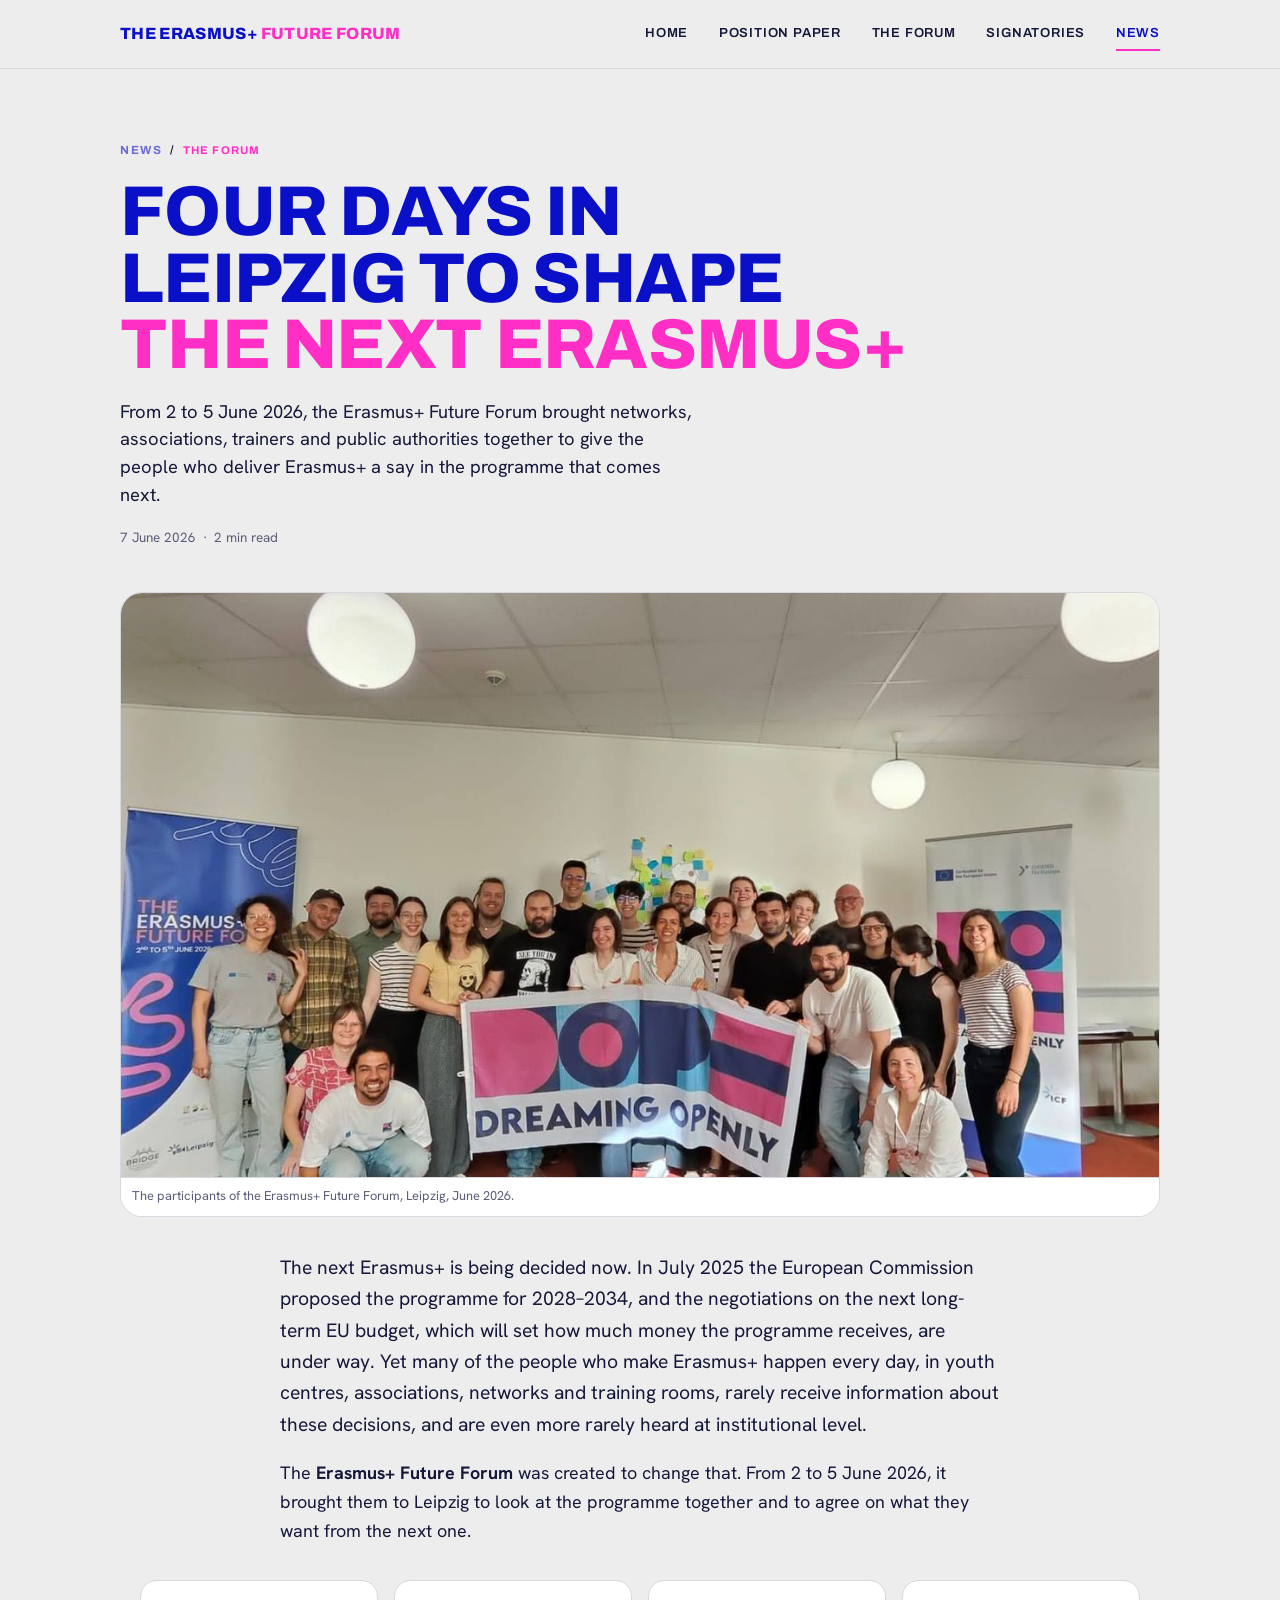
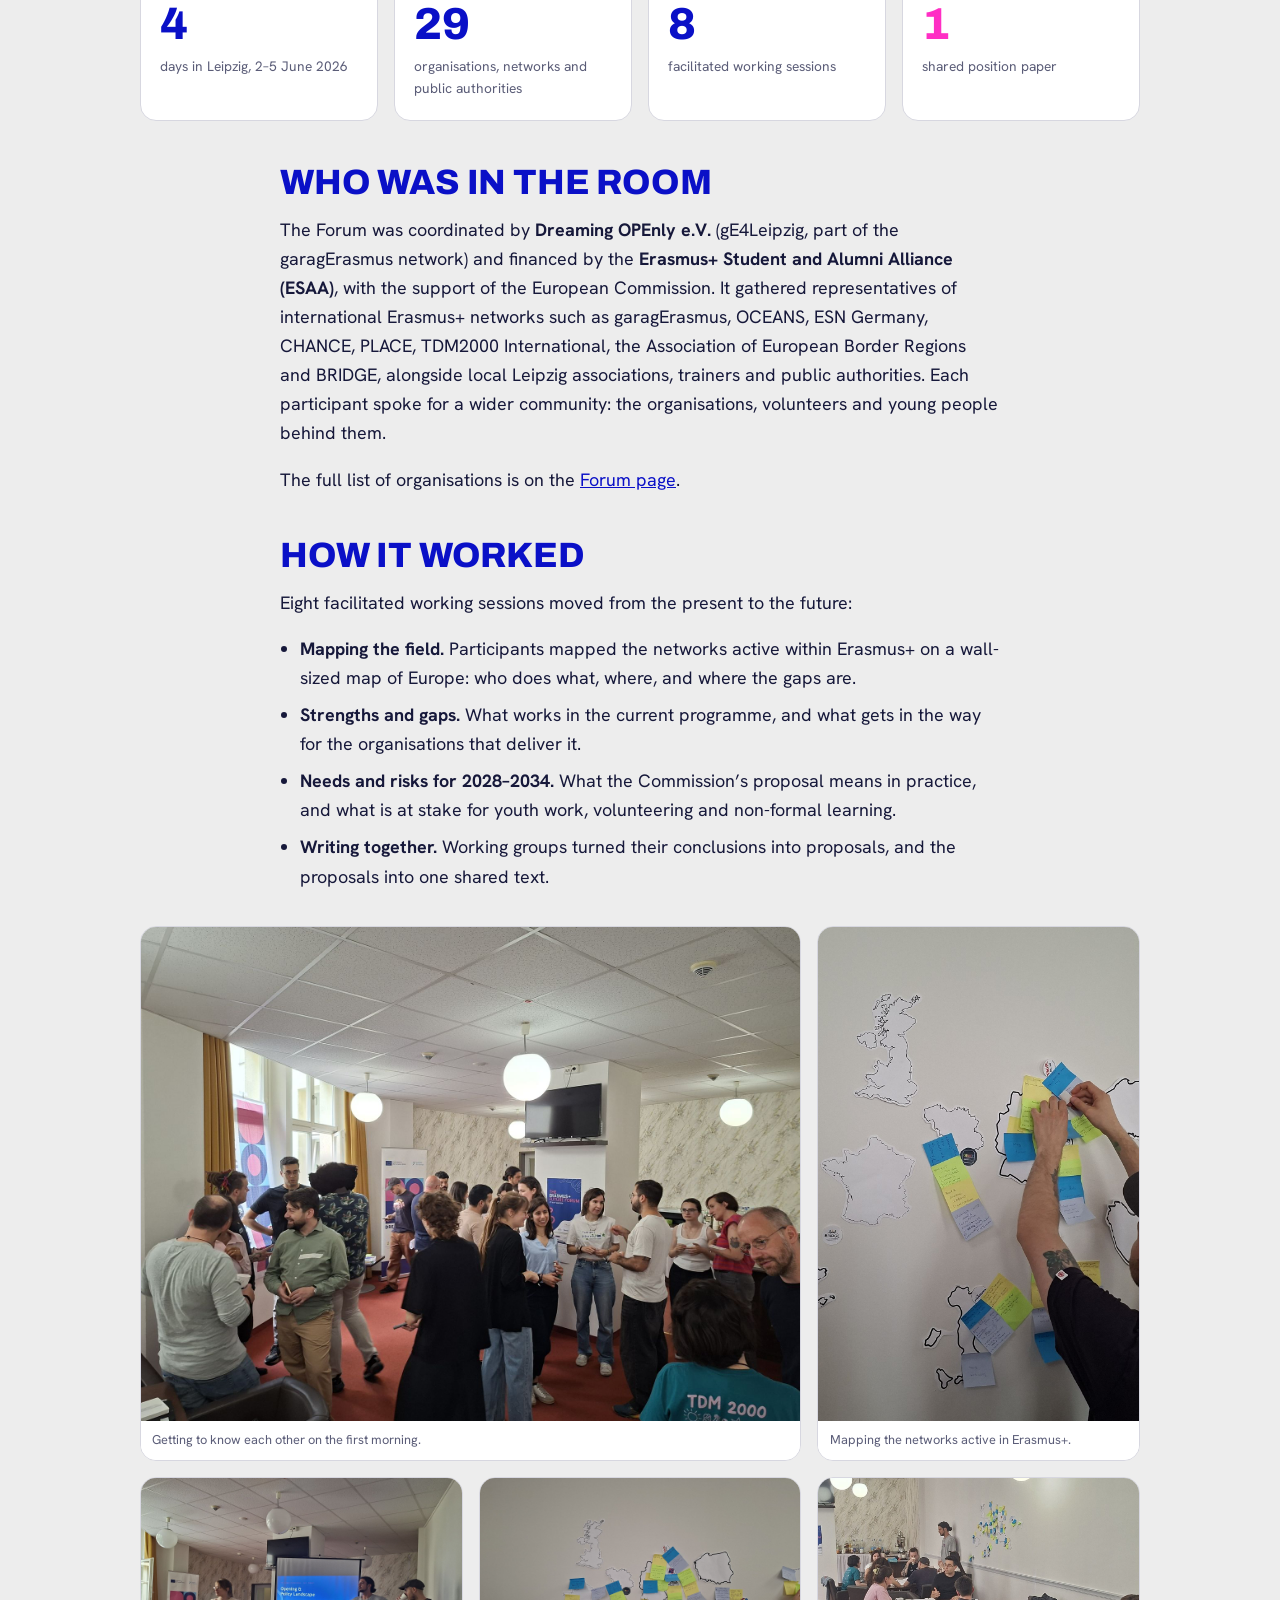
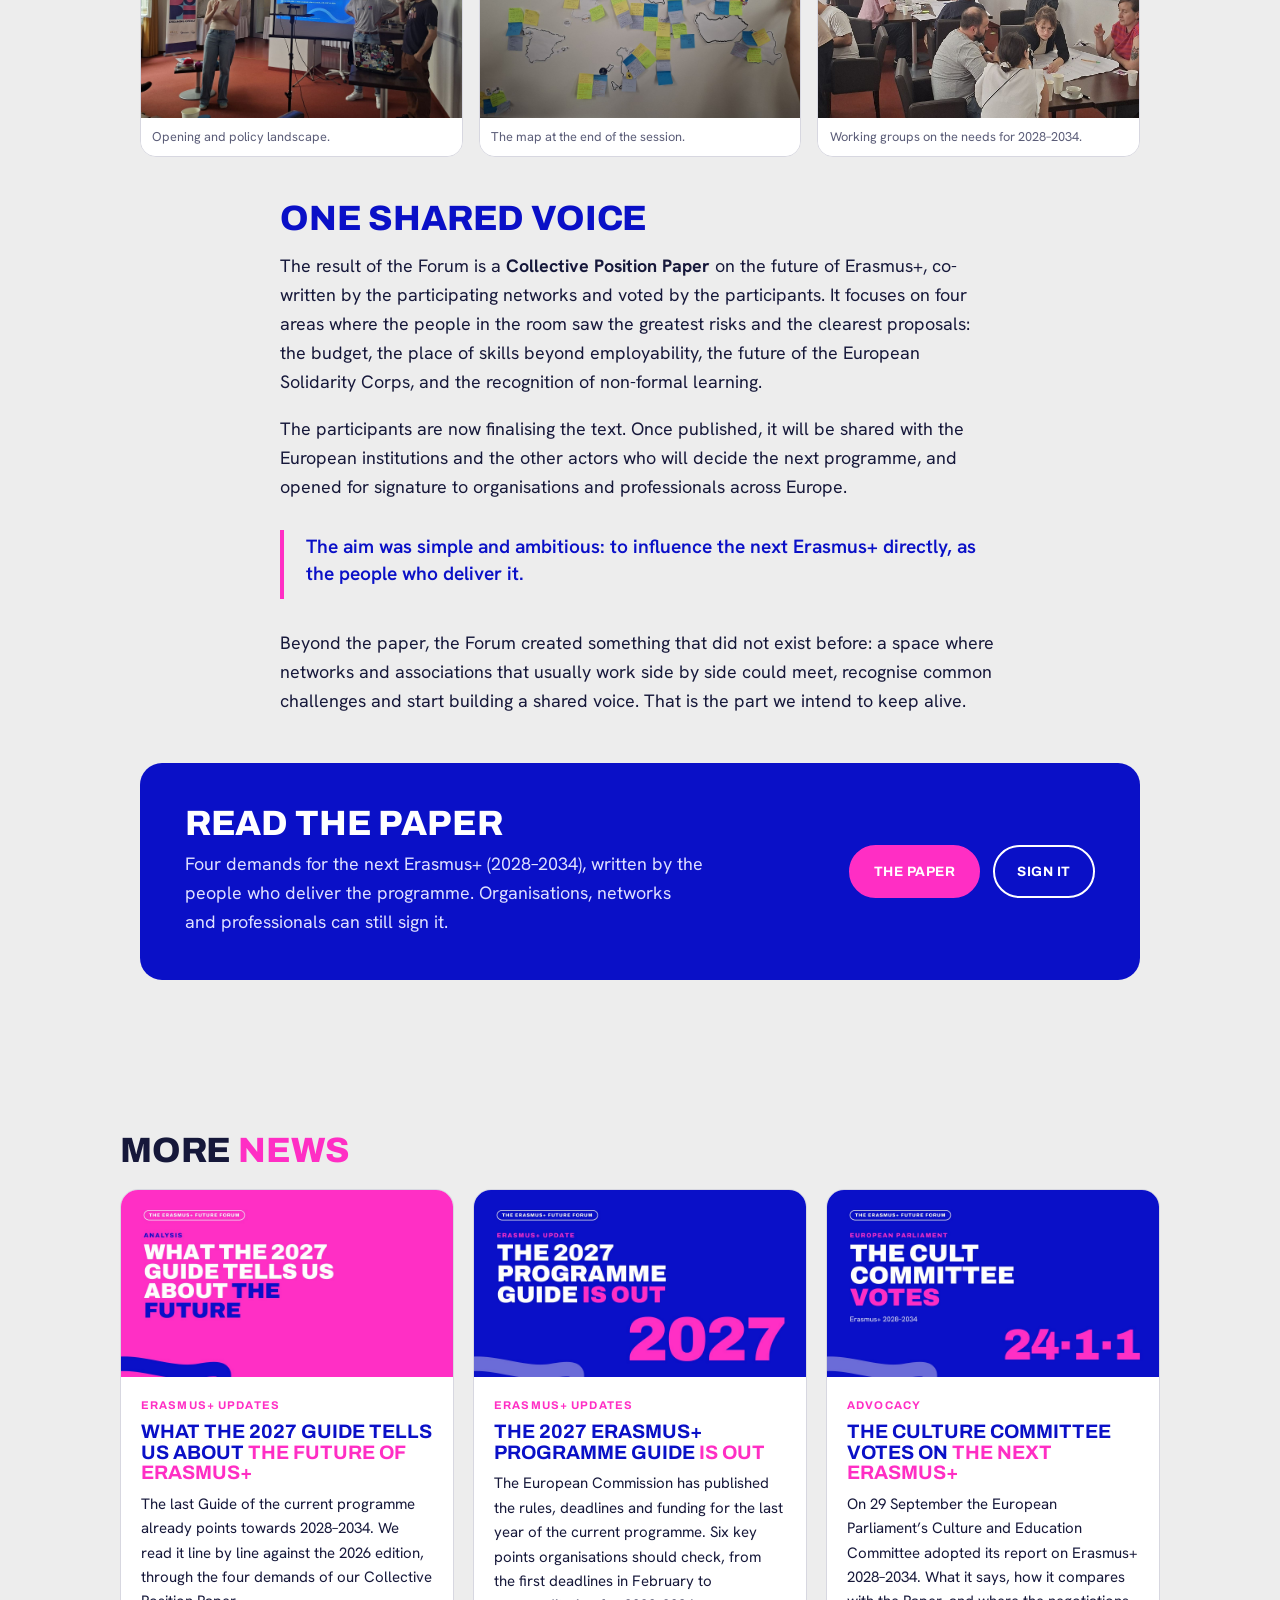
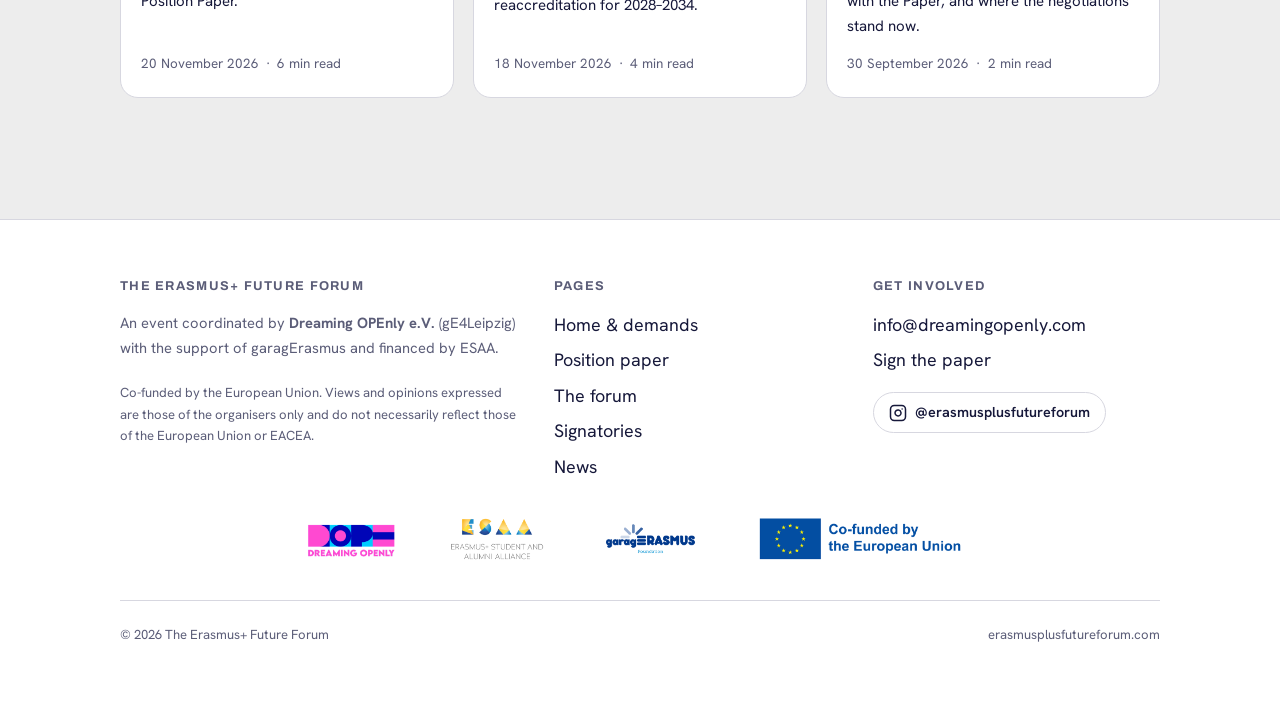
<file: news/the-forum-in-leipzig.html>
<!doctype html>
<html lang="en">
<head>
<meta charset="utf-8">
<meta name="viewport" content="width=device-width, initial-scale=1">
<link rel="icon" type="image/png" href="../img/site/favicon.png">
<title>Four days in Leipzig to shape the next Erasmus+ | The Erasmus+ Future Forum</title>
<meta name="description" content="From 2 to 5 June 2026, the Erasmus+ Future Forum brought networks, associations, trainers and public authorities together to give the people who deliver Erasmus+ a say in the programme that comes next.">
<link rel="canonical" href="https://erasmusplusfutureforum.com/news/the-forum-in-leipzig.html">
<meta property="og:type" content="article">
<meta property="og:site_name" content="The Erasmus+ Future Forum">
<meta property="og:title" content="Four days in Leipzig to shape the next Erasmus+ | The Erasmus+ Future Forum">
<meta property="og:description" content="From 2 to 5 June 2026, the Erasmus+ Future Forum brought networks, associations, trainers and public authorities together to give the people who deliver Erasmus+ a say in the programme that comes next.">
<meta property="og:url" content="https://erasmusplusfutureforum.com/news/the-forum-in-leipzig.html">
<meta property="og:image" content="https://erasmusplusfutureforum.com/img/news/forum-group.jpg">
<meta name="twitter:card" content="summary_large_image">
<link rel="preconnect" href="https://fonts.googleapis.com">
<link rel="preconnect" href="https://fonts.gstatic.com" crossorigin>
<link href="https://fonts.googleapis.com/css2?family=Archivo:wght@400;600;700;800;900&family=Hanken+Grotesk:wght@400;500;600;700&display=swap" rel="stylesheet">
<style>
/* ============================================================
   The Erasmus+ Future Forum — shared styles
   Visual identity sampled from the partner deck:
   grey canvas, brand indigo, hot magenta, lilac squiggle.
   ============================================================ */

:root{
  --grey:        #ededed;   /* page canvas (deck #EEEEEE)        */
  --card:        #ffffff;   /* raised surfaces                   */
  --ink:         #16183a;   /* readable dark-indigo body text    */
  --blue:        #0a10c7;   /* brand indigo  (deck #0005B7)      */
  --magenta:     #ff2ec4;   /* hot pink headline accent          */
  --lilac:       #6b6cd8;   /* squiggle / secondary accent       */
  --muted:       #5b5d78;   /* captions, meta                    */
  --line:        #d7d7e0;   /* hairlines                         */

  --maxw: 1120px;
  --gap: clamp(1.25rem, 3vw, 2.5rem);

  --display: 'Archivo', system-ui, sans-serif;
  --body: 'Hanken Grotesk', system-ui, -apple-system, sans-serif;
}

*{box-sizing:border-box}

html{scroll-behavior:smooth}
@media (prefers-reduced-motion: reduce){ html{scroll-behavior:auto} }

body{
  margin:0;
  background:var(--grey);
  color:var(--ink);
  font-family:var(--body);
  font-size:clamp(1rem, 0.55vw + 0.9rem, 1.12rem);
  line-height:1.62;
  -webkit-font-smoothing:antialiased;
  text-rendering:optimizeLegibility;
}

img{max-width:100%;display:block}
a{color:var(--blue)}

.wrap{ max-width:var(--maxw); margin-inline:auto; padding-inline:clamp(1.1rem, 4vw, 2.5rem); }

/* ---------- skip link ---------- */
.skip{
  position:absolute; left:-999px; top:0; z-index:200;
  background:var(--blue); color:#fff; padding:.6rem 1rem; border-radius:0 0 .5rem 0;
}
.skip:focus{left:0}

/* ---------- typography ---------- */
.eyebrow{
  font-family:var(--display);
  font-weight:700;
  text-transform:uppercase;
  letter-spacing:.22em;
  font-size:.74rem;
  color:var(--lilac);
  margin:0 0 1rem;
}
h1,h2,h3{ font-family:var(--display); text-transform:uppercase; line-height:.94; margin:0; }
h1{ font-weight:800; letter-spacing:-.01em; font-size:clamp(2.6rem, 8.5vw, 6.6rem); }
h2{ font-weight:800; letter-spacing:-.005em; font-size:clamp(1.9rem, 4.6vw, 3.4rem); }
h3{ font-weight:700; font-size:clamp(1.15rem, 2vw, 1.5rem); letter-spacing:0; }
.pink{color:var(--magenta)}
.blue{color:var(--blue)}

p{margin:0 0 1.1rem}
.lead{ font-size:clamp(1.15rem, 1.4vw, 1.45rem); line-height:1.5; color:var(--ink); }

/* ---------- nav ---------- */
.nav{
  position:sticky; top:0; z-index:100;
  background:rgba(237,237,237,.86);
  backdrop-filter:blur(10px);
  border-bottom:1px solid var(--line);
}
.nav .wrap{ display:flex; align-items:center; justify-content:space-between; min-height:68px; gap:1rem; }
.brand{
  font-family:var(--display); font-weight:800; text-transform:uppercase;
  letter-spacing:.02em; font-size:1.02rem; text-decoration:none; line-height:1;
  display:inline-flex; align-items:baseline; gap:.18rem; white-space:nowrap;
}
.brand .e{color:var(--blue)} .brand .f{color:var(--magenta)}
.menu{ display:flex; gap:clamp(.8rem,2.4vw,2rem); align-items:center; }
.menu a{
  font-family:var(--display); text-transform:uppercase; text-decoration:none;
  font-weight:600; font-size:.82rem; letter-spacing:.06em; color:var(--ink);
  padding:.35rem 0; border-bottom:2px solid transparent;
}
.menu a:hover{color:var(--blue)}
.menu a[aria-current="page"]{ color:var(--blue); border-bottom-color:var(--magenta); }

/* ---------- buttons ---------- */
.btns{ display:flex; flex-wrap:wrap; gap:.8rem; margin-top:2rem; }
.btn{
  font-family:var(--display); text-transform:uppercase; font-weight:700;
  letter-spacing:.04em; font-size:.85rem; text-decoration:none;
  padding:.85rem 1.4rem; border-radius:999px; border:2px solid var(--blue);
  display:inline-flex; align-items:center; gap:.5rem; transition:transform .15s ease, background .15s ease, color .15s ease;
}
.btn-primary{ background:var(--blue); color:#fff; }
.btn-primary:hover{ background:var(--magenta); border-color:var(--magenta); transform:translateY(-2px); }
.btn-ghost{ background:transparent; color:var(--blue); }
.btn-ghost:hover{ background:var(--blue); color:#fff; transform:translateY(-2px); }
@media (prefers-reduced-motion: reduce){ .btn:hover{transform:none} }

/* ---------- squiggle thread ---------- */
.thread{ width:100%; height:54px; display:block; overflow:visible; }
.thread path{ fill:none; stroke:var(--lilac); stroke-width:16; stroke-linecap:round; }
.thread.blue path{ stroke:var(--blue); }
.thread.pink path{ stroke:var(--magenta); }

/* ---------- sections ---------- */
section{ padding-block:clamp(3rem, 7vw, 6rem); }
.section-head{ max-width:760px; margin-bottom:clamp(1.6rem,4vw,3rem); }
.section-head .eyebrow{margin-bottom:.7rem}

/* ---------- hero ---------- */
.hero{ position:relative; padding-top:clamp(3rem,7vw,5.5rem); padding-bottom:clamp(2rem,5vw,3.5rem); overflow:hidden; }
.hero .wrap{ position:relative; z-index:2; }
.hero h1{ max-width:14ch; }
.hero .lead{ max-width:46ch; margin-top:1.4rem; }
.hero-squiggle{
  position:absolute; z-index:1; right:-4%; top:-6%; width:min(46vw,560px);
  opacity:.9; pointer-events:none;
}
.hero-squiggle path{ fill:none; stroke:var(--lilac); stroke-width:34; stroke-linecap:round; }
@media (max-width:640px){ .hero-squiggle{ opacity:.5; width:70vw; right:-18%; } }

/* ---------- demands ---------- */
.demand-grid{ display:grid; gap:1.1rem; grid-template-columns:repeat(2,1fr); }
@media (max-width:780px){ .demand-grid{ grid-template-columns:1fr; } }
.demand{
  background:var(--card); border-radius:18px; padding:clamp(1.4rem,2.4vw,2rem);
  border:1px solid var(--line); position:relative; overflow:hidden;
  transition:transform .18s ease, box-shadow .18s ease;
}
.demand:hover{ transform:translateY(-4px); box-shadow:0 18px 40px -24px rgba(10,16,199,.4); }
@media (prefers-reduced-motion: reduce){ .demand:hover{transform:none} }
.demand .num{
  font-family:var(--display); font-weight:800; font-size:1rem; letter-spacing:.1em;
  color:var(--magenta); display:block; margin-bottom:.7rem;
}
.demand h3{ margin-bottom:.5rem; color:var(--blue); }
.demand p{ margin:0; color:var(--ink); font-size:.98rem; }

/* ---------- teaser blocks ---------- */
.teaser{ display:grid; grid-template-columns:1.05fr .95fr; gap:clamp(1.4rem,4vw,3.2rem); align-items:center; }
.teaser.reverse{ grid-template-columns:.95fr 1.05fr; }
.teaser.reverse .teaser-media{ order:-1; }
@media (max-width:820px){ .teaser, .teaser.reverse{ grid-template-columns:1fr; } .teaser.reverse .teaser-media{order:0} }
.teaser-media img{ border-radius:18px; width:100%; height:100%; object-fit:cover; aspect-ratio:16/10; }
.teaser h2{ margin-bottom:1rem; }

/* ---------- facts strip ---------- */
.facts{ display:grid; grid-template-columns:repeat(4,1fr); gap:1rem; }
@media (max-width:720px){ .facts{ grid-template-columns:repeat(2,1fr); } }
.fact{ background:var(--card); border:1px solid var(--line); border-radius:16px; padding:1.3rem 1.2rem; }
.fact .big{ font-family:var(--display); font-weight:800; font-size:clamp(2rem,4vw,2.8rem); color:var(--blue); line-height:1; }
.fact .lab{ font-size:.86rem; color:var(--muted); margin-top:.5rem; }

/* ---------- gallery ---------- */
.gallery{ display:grid; grid-template-columns:repeat(6,1fr); gap:1rem; }
.gallery figure{ margin:0; border-radius:16px; overflow:hidden; border:1px solid var(--line); }
.gallery img{ width:100%; height:100%; object-fit:cover; }
.g-wide{ grid-column:span 4; } .g-tall{ grid-column:span 2; }
.g-half{ grid-column:span 3; } .g-third{ grid-column:span 2; }
@media (max-width:760px){
  .gallery{ grid-template-columns:repeat(2,1fr); }
  .g-wide,.g-tall,.g-half,.g-third{ grid-column:span 2; }
}
figcaption{ font-size:.8rem; color:var(--muted); padding:.55rem .7rem; background:var(--card); }

/* ---------- network chips ---------- */
.chips{ display:flex; flex-wrap:wrap; gap:.6rem; margin-top:1.3rem; }
.chip{
  font-family:var(--display); text-transform:uppercase; font-weight:600; font-size:.78rem;
  letter-spacing:.04em; padding:.5rem .9rem; border-radius:999px;
  background:var(--card); border:1px solid var(--line); color:var(--blue);
}
a.chip{ text-decoration:none; transition:border-color .15s ease, color .15s ease; }
a.chip:hover{ border-color:var(--magenta); color:var(--magenta); }

/* ---------- signatories grid ---------- */
.sig-grid{ display:grid; grid-template-columns:repeat(auto-fill, minmax(200px,1fr)); gap:1rem; margin-top:2rem; }
.sig-card{
  display:flex; align-items:center; justify-content:center;
  background:var(--card); border:1px solid var(--line); border-radius:16px;
  padding:1.5rem 1.2rem; min-height:132px; text-decoration:none;
  transition:transform .15s ease, border-color .15s ease, box-shadow .15s ease;
}
.sig-card:hover{ transform:translateY(-4px); border-color:var(--magenta); box-shadow:0 10px 30px rgba(0,0,0,.06); }
.sig-card img{ max-height:76px; max-width:100%; width:auto; object-fit:contain; }
.sig-card.text{
  font-family:var(--display); font-weight:700; text-transform:uppercase;
  letter-spacing:.03em; color:var(--blue); text-align:center;
  font-size:.9rem; line-height:1.3;
}

/* ---------- timeline ---------- */
.steps{ display:grid; grid-template-columns:repeat(3,1fr); gap:1.1rem; }
@media (max-width:760px){ .steps{ grid-template-columns:1fr; } }
.step{ background:var(--card); border:1px solid var(--line); border-radius:18px; padding:1.5rem; }
.step .mon{ font-family:var(--display); font-weight:800; text-transform:uppercase; color:var(--magenta); letter-spacing:.08em; font-size:.9rem; }
.step h3{ margin:.6rem 0 .5rem; color:var(--blue); }
.step p{ margin:0; font-size:.95rem; }

/* ---------- prose (position paper) ---------- */
.prose{ max-width:72ch; }
.prose h2{ margin:2.6rem 0 1rem; color:var(--blue); }
.prose h2:first-of-type{ margin-top:1rem; }
.prose h3{ margin:1.8rem 0 .6rem; color:var(--magenta); text-transform:none; letter-spacing:0; }
.prose ul{ padding-left:1.2rem; margin:0 0 1.1rem; }
.prose li{ margin-bottom:.5rem; }
.prose .kicker{ color:var(--muted); font-style:italic; }

.toc{
  background:var(--card); border:1px solid var(--line); border-radius:18px;
  padding:1.5rem 1.6rem; margin-bottom:2.5rem;
}
.toc .eyebrow{margin-bottom:.8rem}
.toc ol{ margin:0; padding-left:1.2rem; columns:2; column-gap:2rem; }
@media (max-width:620px){ .toc ol{ columns:1; } }
.toc a{ text-decoration:none; }
.toc a:hover{ text-decoration:underline; }

.note{
  border-left:4px solid var(--magenta); background:#fff;
  padding:1rem 1.2rem; border-radius:0 12px 12px 0; margin:1.5rem 0;
  font-size:.95rem; color:var(--muted);
}
.prose blockquote{
  margin:1.8rem 0; padding:.2rem 0 .2rem 1.4rem;
  border-left:4px solid var(--magenta);
  font-family:var(--body); font-weight:600; font-style:normal;
  font-size:clamp(1.1rem,1.6vw,1.35rem); line-height:1.4; color:var(--blue);
}
.prose blockquote p{margin:0}
.demand .asks{ margin:.6rem 0 0; padding-left:1.05rem; }
.demand .asks li{ margin-bottom:.35rem; font-size:.95rem; color:var(--ink); }

/* ---------- footer ---------- */
.foot{ background:#fff; border-top:1px solid var(--line); margin-top:2rem; }
.foot .wrap{ padding-block:clamp(2.5rem,5vw,3.5rem); }
.foot-grid{ display:grid; grid-template-columns:1.4fr 1fr 1fr; gap:2rem; }
@media (max-width:720px){ .foot-grid{ grid-template-columns:1fr; gap:1.5rem; } }
.foot h4{ font-family:var(--display); text-transform:uppercase; letter-spacing:.1em; font-size:.8rem; color:var(--muted); margin:0 0 .8rem; }
.foot a{ color:var(--ink); text-decoration:none; display:block; margin-bottom:.4rem; }
.foot a:hover{ color:var(--blue); }
.foot .partners{ font-size:.92rem; color:var(--muted); line-height:1.7; }
.foot .eu{ font-size:.82rem; color:var(--muted); margin-top:1.4rem; }
.foot-bottom{ border-top:1px solid var(--line); margin-top:2rem; padding-top:1.4rem; font-size:.82rem; color:var(--muted); display:flex; justify-content:space-between; flex-wrap:wrap; gap:.5rem; }

/* ---------- scroll reveal ---------- */
.reveal{ opacity:0; transform:translateY(18px); transition:opacity .6s ease, transform .6s ease; }
.reveal.in{ opacity:1; transform:none; }
@media (prefers-reduced-motion: reduce){ .reveal{ opacity:1; transform:none; transition:none; } }

:focus-visible{ outline:3px solid var(--magenta); outline-offset:3px; border-radius:4px; }

/* ---------- paper blocks (position paper) ---------- */
.paper-block{ background:var(--card); border:1px solid var(--line); border-radius:18px; padding:clamp(1.4rem,2.5vw,2.2rem); }
.paper-block.wide{ margin-bottom:1.1rem; }
.paper-block h3{ color:var(--blue); text-transform:none; letter-spacing:0; font-size:clamp(1.2rem,1.9vw,1.55rem); margin-bottom:.5rem; }
.paper-block h4{ font-family:var(--display); font-weight:700; text-transform:uppercase; letter-spacing:.06em; font-size:.78rem; color:var(--magenta); margin:1.2rem 0 .4rem; }
.paper-block p{ font-size:.96rem; line-height:1.6; margin:0 0 .8rem; }
.paper-block ul{ padding-left:1.1rem; margin:.3rem 0 .8rem; }
.paper-block li{ margin-bottom:.4rem; font-size:.94rem; line-height:1.5; }
.paper-block blockquote{ margin:1.2rem 0 0; padding:.3rem 0 .3rem 1.1rem; border-left:4px solid var(--magenta); font-weight:600; color:var(--blue); font-size:1.02rem; line-height:1.4; }
.paper-block blockquote p{ margin:0; font-size:1.02rem; }
.block-grid{ display:grid; grid-template-columns:repeat(2,1fr); gap:1.1rem; }
@media (max-width:820px){ .block-grid{ grid-template-columns:1fr; } }
.demand-subgrid{ display:grid; grid-template-columns:repeat(2,1fr); gap:.6rem 2.4rem; margin-top:1rem; }
@media (max-width:680px){ .demand-subgrid{ grid-template-columns:1fr; } }
.demand-subgrid h4{ color:var(--blue); }

/* ---------- footer logo strip ---------- */
.foot-logos{ display:flex; flex-wrap:wrap; align-items:center; justify-content:center; gap:clamp(1.6rem,4vw,3.2rem); padding:1.8rem 0 .4rem; }
.foot-logos img{ height:46px; width:auto; }
@media (max-width:520px){ .foot-logos img{ height:36px; } }
.ig-btn{ display:inline-flex !important; align-items:center; gap:.5rem; margin-top:.7rem; padding:.5rem .95rem; border:1px solid var(--line); border-radius:999px; color:var(--blue); text-decoration:none; font-weight:600; font-size:.9rem; width:max-content; transition:border-color .15s ease, color .15s ease; }
.ig-btn:hover{ border-color:var(--magenta); color:var(--magenta); }
.ig-btn svg{ width:18px; height:18px; flex:none; }

/* ---------- taller hero (so the squiggle reads fully) ---------- */
@media (min-width:641px){ .hero-tall{ min-height:680px; display:flex; flex-direction:column; justify-content:center; } .hero-tall > .wrap{ width:100%; } }


/* --- mobile nav + horizontal-overflow fix --- */
html,body{ overflow-x:clip; }
@media (max-width:640px){
  .nav .wrap{ flex-wrap:wrap; justify-content:center; gap:.35rem .9rem; min-height:0; padding-top:.55rem; padding-bottom:.55rem; }
  .brand{ width:100%; justify-content:center; text-align:center; white-space:normal; font-size:.95rem; }
  .menu{ width:100%; justify-content:center; flex-wrap:wrap; gap:.4rem 1.15rem; }
  .menu a{ font-size:.78rem; padding:.15rem 0; }
}

/* ============ News section ============ */
.news-hero{ padding-bottom:1.2rem; }
.news-hero h1{ font-size:clamp(2.8rem,8vw,6rem); }
.news-hero{ min-height:440px; padding-bottom:0; }
.news-hero .hero-squiggle{ width:min(32vw,360px); top:2%; right:-1%; }
@media (max-width:640px){ .news-hero{ min-height:0; } .news-hero .hero-squiggle{ width:55vw; right:-14%; } }
.filters{ display:flex; flex-wrap:wrap; gap:.5rem; margin:0 0 2rem; }
.filters button{
  font-family:var(--display); text-transform:uppercase; font-weight:700; font-size:.76rem; letter-spacing:.06em;
  padding:.55rem 1rem; border-radius:999px; border:1px solid var(--line); background:var(--card); color:var(--blue); cursor:pointer;
}
.filters button[aria-pressed="true"]{ background:var(--blue); border-color:var(--blue); color:#fff; }
.filters button:hover{ border-color:var(--magenta); }

.tag{ display:inline-block; font-family:var(--display); text-transform:uppercase; font-weight:700; font-size:.7rem;
  letter-spacing:.1em; color:var(--magenta); }
.meta{ font-size:.84rem; color:var(--muted); }
.meta .dot{ margin:0 .45rem; }

.feature{ display:grid; grid-template-columns:1.25fr 1fr; gap:0; background:var(--card); border:1px solid var(--line);
  border-radius:22px; overflow:hidden; text-decoration:none; color:inherit; margin-bottom:1.4rem;
  transition:transform .18s ease, box-shadow .18s ease; }
.feature:hover{ transform:translateY(-4px); box-shadow:0 18px 40px -24px rgba(10,16,199,.45); }
.feature img{ width:100%; height:100%; object-fit:cover; object-position:left center; aspect-ratio:16/10; }
.feature .fbody{ padding:clamp(1.4rem,3vw,2.4rem); display:flex; flex-direction:column; justify-content:center; gap:.7rem; }
.feature h2{ font-size:clamp(1.7rem,3.4vw,2.6rem); color:var(--blue); }
.feature p{ margin:0; }
@media (max-width:820px){ .feature{ grid-template-columns:1fr; } }

.cards{ display:grid; grid-template-columns:repeat(3,1fr); gap:1.2rem; }
@media (max-width:980px){ .cards{ grid-template-columns:repeat(2,1fr); } }
@media (max-width:620px){ .cards{ grid-template-columns:1fr; } }
.card{ background:var(--card); border:1px solid var(--line); border-radius:18px; overflow:hidden; text-decoration:none;
  color:inherit; display:flex; flex-direction:column; transition:transform .18s ease, box-shadow .18s ease, border-color .18s ease; }
.card:hover{ transform:translateY(-4px); border-color:var(--magenta); box-shadow:0 14px 34px -22px rgba(10,16,199,.45); }
.card img{ width:100%; aspect-ratio:16/9; object-fit:cover; }
.card .cbody{ padding:1.2rem 1.25rem 1.4rem; display:flex; flex-direction:column; gap:.5rem; flex:1; }
.card h3{ font-size:1.22rem; line-height:1.05; color:var(--blue); }
.card p{ margin:0; font-size:.94rem; color:var(--ink); }
.card .meta{ margin-top:auto; padding-top:.4rem; }
@media (prefers-reduced-motion: reduce){ .card:hover,.feature:hover{ transform:none; } }

/* ---- article ---- */
.crumbs{ font-family:var(--display); text-transform:uppercase; font-weight:700; font-size:.74rem; letter-spacing:.14em; margin:0 0 1.2rem; }
.crumbs a{ text-decoration:none; color:var(--lilac); }
.crumbs a:hover{ color:var(--magenta); }
.art-hero{ padding-top:clamp(2.4rem,6vw,4.5rem); padding-bottom:1.6rem; }
.art-hero h1{ font-size:clamp(2.1rem,5.6vw,4.4rem); max-width:18ch; color:var(--blue); }
.art-hero h1 .pink{ color:var(--magenta); }
.art-hero .lead{ max-width:58ch; margin-top:1.3rem; }
.art-hero .meta{ margin-top:1rem; }
.cover{ margin:0; border-radius:22px; overflow:hidden; border:1px solid var(--line); background:#fff; }
.cover img{ width:100%; aspect-ratio:16/9; object-fit:cover; }
.cover figcaption{ border-top:1px solid var(--line); }

.article{ padding-top:2.2rem; }
.body{ max-width:72ch; margin-inline:auto; }
.body > p:first-child{ font-size:1.08em; }
.body h2{ font-size:clamp(1.5rem,3vw,2.2rem); color:var(--blue); margin:2.8rem 0 1rem; }
.body h3{ font-size:clamp(1.1rem,1.8vw,1.3rem); color:var(--magenta); text-transform:none; letter-spacing:0; margin:1.8rem 0 .5rem; line-height:1.2; }
.body ul, .body ol{ padding-left:1.25rem; margin:0 0 1.2rem; }
.body li{ margin-bottom:.5rem; }
.body blockquote{ margin:1.8rem 0; padding:.2rem 0 .2rem 1.4rem; border-left:4px solid var(--magenta);
  font-weight:600; font-size:clamp(1.08rem,1.5vw,1.3rem); line-height:1.42; color:var(--blue); }
.body blockquote p{ margin:0 0 .5rem; }
.body blockquote cite{ display:block; font-style:normal; font-weight:500; font-size:.85rem; color:var(--muted); }
.body .note{ margin:1.8rem 0; }
.body .note strong{ color:var(--ink); }
.update{ background:#fff; border:2px solid var(--blue); border-radius:16px; padding:1.1rem 1.3rem; margin:2rem 0; font-size:.97rem; }
.update .tag{ display:block; margin-bottom:.4rem; }

/* breakout blocks sit wider than the text column */
.breakout{ max-width:1000px; margin:2.2rem auto; }
.blockhead{ font-family:var(--display); text-transform:uppercase; font-weight:800; letter-spacing:.12em; font-size:.78rem; color:var(--lilac); margin:0 0 .8rem; }
.source{ font-size:.8rem; color:var(--muted); margin-top:.7rem; }

.facts .fact .big.pink{ color:var(--magenta); }
.facts.three{ grid-template-columns:repeat(3,1fr); }
@media (max-width:720px){ .facts.three{ grid-template-columns:1fr; } }

/* timeline */
.tl{ list-style:none; padding:0 !important; margin:0; border-left:3px solid var(--lilac); }
.tl li{ position:relative; padding:0 0 1.15rem 1.4rem; margin:0 !important; }
.tl li::before{ content:""; position:absolute; left:-9px; top:.38rem; width:15px; height:15px; border-radius:50%; background:var(--magenta); border:3px solid var(--grey); }
.tl .when{ font-family:var(--display); font-weight:800; text-transform:uppercase; letter-spacing:.06em; color:var(--blue); font-size:.9rem; display:block; }
.tl .what{ font-size:.97rem; }
.tl li.past::before{ background:var(--lilac); }
.panel{ background:var(--card); border:1px solid var(--line); border-radius:18px; padding:clamp(1.2rem,2.6vw,2rem); }

/* comparison table */
.cmp{ width:100%; border-collapse:separate; border-spacing:0; background:var(--card); border:1px solid var(--line); border-radius:16px; overflow:hidden; font-size:.94rem; }
.cmp th, .cmp td{ text-align:left; padding:.8rem 1rem; vertical-align:top; border-bottom:1px solid var(--line); }
.cmp tr:last-child td{ border-bottom:0; }
.cmp thead th{ font-family:var(--display); text-transform:uppercase; letter-spacing:.08em; font-size:.74rem; color:#fff; background:var(--blue); }
.cmp thead th:last-child{ background:var(--magenta); }
.cmp td:first-child{ font-weight:700; color:var(--blue); width:28%; }
.cmp td.new{ background:rgba(255,46,196,.06); }
.cmp-wrap{ overflow-x:auto; }
@media (max-width:640px){ .cmp{ font-size:.86rem; } .cmp th,.cmp td{ padding:.6rem .7rem; } }

/* horizontal bars */
.bars{ display:grid; gap:.9rem; }
.bar{ display:grid; grid-template-columns:minmax(120px,30%) 1fr; gap:1rem; align-items:center; }
.bar .lab{ font-size:.92rem; font-weight:600; color:var(--ink); line-height:1.25; }
.bar .lab small{ display:block; font-weight:500; color:var(--muted); font-size:.8rem; }
.bar .track{ background:#e2e2ea; border-radius:999px; height:34px; position:relative; overflow:hidden; }
.bar .fill{ height:100%; border-radius:999px; background:var(--blue); display:flex; align-items:center; justify-content:flex-end; padding-right:.8rem;
  color:#fff; font-family:var(--display); font-weight:800; font-size:.92rem; white-space:nowrap; min-width:3.6rem; }
.bar .fill.pink{ background:var(--magenta); }
.bar .fill.lilac{ background:var(--lilac); }
.bar .fill.ghost{ background:transparent; border:2px dashed var(--magenta); color:var(--magenta); }
@media (max-width:560px){ .bar{ grid-template-columns:1fr; gap:.35rem; } }

/* vote bars */
.vote{ display:flex; height:46px; border-radius:12px; overflow:hidden; margin:.4rem 0 .6rem; }
.vote span{ display:flex; align-items:center; justify-content:center; color:#fff; font-family:var(--display); font-weight:800; font-size:.9rem; min-width:2.4rem; }
.vote .yes{ background:var(--blue); } .vote .no{ background:var(--magenta); } .vote .abs{ background:var(--lilac); }
.legend{ display:flex; flex-wrap:wrap; gap:1rem; font-size:.84rem; color:var(--muted); }
.legend i{ display:inline-block; width:12px; height:12px; border-radius:3px; margin-right:.35rem; vertical-align:-1px; }

/* stacked share bar (earmarks) */
.share{ display:flex; height:54px; border-radius:12px; overflow:hidden; }
.share span{ display:flex; align-items:center; padding:0 .7rem; color:#fff; font-family:var(--display); font-weight:800; font-size:.85rem; white-space:nowrap; }

/* demand pills */
.pill-demand{ display:inline-block; font-family:var(--display); text-transform:uppercase; font-weight:700; letter-spacing:.06em; font-size:.68rem;
  padding:.3rem .65rem; border-radius:999px; background:var(--blue); color:#fff; margin-right:.3rem; vertical-align:middle; }
.lens{ display:grid; grid-template-columns:repeat(2,1fr); gap:1.1rem; }
@media (max-width:780px){ .lens{ grid-template-columns:1fr; } }
.lens .demand h3{ font-size:1.15rem; line-height:1.15; text-transform:none; letter-spacing:0; }
.lens .demand p{ font-size:.94rem; margin-bottom:.6rem; }
.lens .demand p:last-child{ margin-bottom:0; }
.verdict{ display:inline-block; font-family:var(--display); font-weight:800; text-transform:uppercase; letter-spacing:.08em; font-size:.7rem; padding:.25rem .6rem; border-radius:6px; margin-bottom:.6rem; }
.verdict.warn{ background:rgba(255,46,196,.12); color:#c4008f; }
.verdict.ok{ background:rgba(10,16,199,.1); color:var(--blue); }
.verdict.neutral{ background:#ececf4; color:var(--muted); }

/* change cards */
.changes{ display:grid; grid-template-columns:repeat(2,1fr); gap:1rem; }
@media (max-width:760px){ .changes{ grid-template-columns:1fr; } }
.change{ background:var(--card); border:1px solid var(--line); border-radius:16px; padding:1.2rem 1.3rem; }
.change .num{ font-family:var(--display); font-weight:800; color:var(--magenta); letter-spacing:.1em; font-size:.85rem; }
.change h3{ margin:.35rem 0 .45rem !important; color:var(--blue) !important; font-size:1.12rem !important; }
.change p{ margin:0; font-size:.94rem; }

/* chips list inside articles */
.body .chips{ margin-top:.6rem; }

/* gallery inside article */
.breakout .gallery figure{ display:flex; flex-direction:column; background:var(--card); }
.breakout .gallery figure img{ height:auto; aspect-ratio:4/3; flex:1; min-height:0; }
.breakout .gallery .g-tall img, .breakout .gallery .portrait img{ aspect-ratio:3/4; }
.breakout .gallery figcaption{ flex:none; }

/* people cards */
.people{ display:grid; grid-template-columns:repeat(3,1fr); gap:1.1rem; }
@media (max-width:820px){ .people{ grid-template-columns:1fr; } }
.person{ background:var(--card); border:1px solid var(--line); border-radius:18px; overflow:hidden; display:flex; flex-direction:column; }
.person img{ width:100%; aspect-ratio:1/1; object-fit:cover; object-position:center 12%; }
.person .pbody{ padding:1.1rem 1.2rem 1.3rem; }
.person .inst{ font-family:var(--display); font-weight:800; text-transform:uppercase; letter-spacing:.08em; font-size:.72rem; color:var(--magenta); }
.person h3{ margin:.35rem 0 .3rem !important; color:var(--blue) !important; font-size:1.1rem !important; text-transform:none !important; }
.person p{ margin:0; font-size:.92rem; }
.credit{ display:block; font-size:.72rem; color:var(--muted); margin-top:.5rem; }
.figure{ margin:2rem 0; border-radius:18px; overflow:hidden; border:1px solid var(--line); background:var(--card); }
.figure img{ width:100%; }

/* CTA band */
.cta-band{ background:var(--blue); color:#fff; border-radius:22px; padding:clamp(1.6rem,4vw,2.8rem); margin:3rem auto 0; max-width:1000px;
  display:grid; grid-template-columns:1.4fr 1fr; gap:1.4rem; align-items:center; position:relative; overflow:hidden; }
.cta-band h2{ color:#fff; font-size:clamp(1.5rem,3vw,2.2rem); margin:0 0 .5rem; }
.cta-band p{ margin:0; color:#dfe0ff; }
.cta-band .btns{ margin:0; justify-content:flex-end; }
.cta-band .btn-primary{ background:var(--magenta); border-color:var(--magenta); }
.cta-band .btn-primary:hover{ background:#fff; color:var(--blue); border-color:#fff; }
.cta-band .btn-ghost{ color:#fff; border-color:#fff; }
.cta-band .btn-ghost:hover{ background:#fff; color:var(--blue); }
@media (max-width:760px){ .cta-band{ grid-template-columns:1fr; } .cta-band .btns{ justify-content:flex-start; } }

.more{ padding-top:clamp(2.5rem,6vw,4rem); }
.more h2{ font-size:clamp(1.5rem,3vw,2.2rem); margin-bottom:1.4rem; }
</style>
<script type="application/ld+json">{"@context": "https://schema.org", "@type": "NewsArticle", "headline": "Four days in Leipzig to shape the next Erasmus+", "description": "From 2 to 5 June 2026, the Erasmus+ Future Forum brought networks, associations, trainers and public authorities together to give the people who deliver Erasmus+ a say in the programme that comes next.", "datePublished": "2026-06-07", "dateModified": "2026-06-07", "image": ["https://erasmusplusfutureforum.com/img/news/forum-group.jpg"], "mainEntityOfPage": "https://erasmusplusfutureforum.com/news/the-forum-in-leipzig.html", "author": {"@type": "Organization", "name": "The Erasmus+ Future Forum", "url": "https://erasmusplusfutureforum.com"}, "publisher": {"@type": "Organization", "name": "Dreaming OPEnly e.V.", "url": "https://dreamingopenly.com/"}}</script>
</head>
<body>
<a class="skip" href="#main">Skip to content</a>
<header class="nav">
  <div class="wrap">
    <a class="brand" href="../index.html"><span class="e">The&nbsp;Erasmus+</span><span class="f">Future Forum</span></a>
    <nav class="menu" aria-label="Primary">
      <a href="../index.html">Home</a>
      <a href="../position-paper.html">Position Paper</a>
      <a href="../the-forum.html">The Forum</a>
      <a href="../signatories.html">Signatories</a>
      <a href="index.html" aria-current="page">News</a>
    </nav>
  </div>
</header>
<main id="main">
  <section class="art-hero">
    <div class="wrap reveal">
      <p class="crumbs"><a href="index.html">News</a> &nbsp;/&nbsp; <span class="tag">The Forum</span></p>
      <h1>Four days in Leipzig to shape <span class="pink">the next Erasmus+</span></h1>
      <p class="lead">From 2 to 5 June 2026, the Erasmus+ Future Forum brought networks, associations, trainers and public authorities together to give the people who deliver Erasmus+ a say in the programme that comes next.</p>
      <p class="meta"><time datetime="2026-06-07">7 June 2026</time><span class="dot">·</span>2 min read</p>
    </div>
  </section>
  <div class="wrap reveal">
    <figure class="cover"><img src="../img/news/forum-group.jpg" alt="The Forum participants together in front of the Dreaming OPEnly banner and the Erasmus+ Future Forum roll-ups."><figcaption>The participants of the Erasmus+ Future Forum, Leipzig, June 2026.</figcaption></figure>
  </div>
  <section class="article">
    <div class="wrap">
      <div class="body">

<p>The next Erasmus+ is being decided now. In July 2025 the European Commission proposed the programme for 2028&ndash;2034, and the negotiations on the next long-term EU budget, which will set how much money the programme receives, are under way. Yet many of the people who make Erasmus+ happen every day, in youth centres, associations, networks and training rooms, rarely receive information about these decisions, and are even more rarely heard at institutional level.</p>
<p>The <strong>Erasmus+ Future Forum</strong> was created to change that. From 2 to 5 June 2026, it brought them to Leipzig to look at the programme together and to agree on what they want from the next one.</p>
</div>
<div class="breakout">
  <div class="facts reveal">
    <div class="fact"><div class="big">4</div><div class="lab">days in Leipzig, 2&ndash;5 June 2026</div></div>
    <div class="fact"><div class="big">29</div><div class="lab">organisations, networks and public authorities</div></div>
    <div class="fact"><div class="big">8</div><div class="lab">facilitated working sessions</div></div>
    <div class="fact"><div class="big pink">1</div><div class="lab">shared position paper</div></div>
  </div>
</div>
<div class="body">

<h2>Who was in the room</h2>
<p>The Forum was coordinated by <strong>Dreaming OPEnly e.V.</strong> (gE4Leipzig, part of the garagErasmus network) and financed by the <strong>Erasmus+ Student and Alumni Alliance (ESAA)</strong>, with the support of the European Commission. It gathered representatives of international Erasmus+ networks such as garagErasmus, OCEANS, ESN Germany, CHANCE, PLACE, TDM2000 International, the Association of European Border Regions and BRIDGE, alongside local Leipzig associations, trainers and public authorities. Each participant spoke for a wider community: the organisations, volunteers and young people behind them.</p>
<p>The full list of organisations is on the <a href="../the-forum.html">Forum page</a>.</p>

<h2>How it worked</h2>
<p>Eight facilitated working sessions moved from the present to the future:</p>
<ul>
  <li><strong>Mapping the field.</strong> Participants mapped the networks active within Erasmus+ on a wall-sized map of Europe: who does what, where, and where the gaps are.</li>
  <li><strong>Strengths and gaps.</strong> What works in the current programme, and what gets in the way for the organisations that deliver it.</li>
  <li><strong>Needs and risks for 2028&ndash;2034.</strong> What the Commission&rsquo;s proposal means in practice, and what is at stake for youth work, volunteering and non-formal learning.</li>
  <li><strong>Writing together.</strong> Working groups turned their conclusions into proposals, and the proposals into one shared text.</li>
</ul>
</div>
<div class="breakout">
  <div class="gallery reveal">
    <figure class="g-wide"><img src="../img/news/forum-networking.jpg" alt="Participants talking in small groups during the opening of the Forum." loading="lazy"><figcaption>Getting to know each other on the first morning.</figcaption></figure>
    <figure class="g-tall"><img src="../img/news/forum-mapping.jpg" alt="A participant placing sticky notes on a large map of Europe." loading="lazy"><figcaption>Mapping the networks active in Erasmus+.</figcaption></figure>
    <figure class="g-third"><img src="../img/news/forum-opening.jpg" alt="Facilitators presenting the opening session on a projected screen." loading="lazy"><figcaption>Opening and policy landscape.</figcaption></figure>
    <figure class="g-third"><img src="../img/news/forum-map-wall.jpg" alt="The map of Europe covered in sticky notes." loading="lazy"><figcaption>The map at the end of the session.</figcaption></figure>
    <figure class="g-third"><img src="../img/news/forum-tables.jpg" alt="Participants working in groups around tables." loading="lazy"><figcaption>Working groups on the needs for 2028&ndash;2034.</figcaption></figure>
  </div>
</div>
<div class="body">

<h2>One shared voice</h2>
<p>The result of the Forum is a <strong>Collective Position Paper</strong> on the future of Erasmus+, co-written by the participating networks and voted by the participants. It focuses on four areas where the people in the room saw the greatest risks and the clearest proposals: the budget, the place of skills beyond employability, the future of the European Solidarity Corps, and the recognition of non-formal learning.</p>
<p>The participants are now finalising the text. Once published, it will be shared with the European institutions and the other actors who will decide the next programme, and opened for signature to organisations and professionals across Europe.</p>
<blockquote><p>The aim was simple and ambitious: to influence the next Erasmus+ directly, as the people who deliver it.</p></blockquote>
<p>Beyond the paper, the Forum created something that did not exist before: a space where networks and associations that usually work side by side could meet, recognise common challenges and start building a shared voice. That is the part we intend to keep alive.</p>

      </div>
      <aside class="cta-band reveal">
  <div><h2>Read the Paper</h2><p>Four demands for the next Erasmus+ (2028&ndash;2034), written by the people who deliver the programme. Organisations, networks and professionals can still sign it.</p></div>
  <div class="btns"><a class="btn btn-primary" href="../position-paper.html">The Paper</a><a class="btn btn-ghost" href="https://tally.so/r/lbZJpB" target="_blank" rel="noopener">Sign it</a></div>
</aside>
    </div>
  </section>
  <section class="more">
    <div class="wrap">
      <h2>More <span class="pink">news</span></h2>
      <div class="cards"><a class="card reveal" href="what-the-2027-guide-tells-us.html" data-cat="erasmus">
  <img src="../img/news/cover-what-the-2027-guide-tells-us.jpg" alt="Cover graphic: What the 2027 Guide tells us about the future of Erasmus+." loading="lazy">
  <div class="cbody"><span class="tag">Erasmus+ updates</span><h3>What the 2027 Guide tells us about <span class="pink">the future of Erasmus+</span></h3><p>The last Guide of the current programme already points towards 2028&ndash;2034. We read it line by line against the 2026 edition, through the four demands of our Collective Position Paper.</p>
  <span class="meta">20 November 2026<span class="dot">·</span>6 min read</span></div>
</a><a class="card reveal" href="programme-guide-2027-is-out.html" data-cat="erasmus">
  <img src="../img/news/cover-programme-guide-2027-is-out.jpg" alt="Cover graphic: The 2027 Programme Guide is out." loading="lazy">
  <div class="cbody"><span class="tag">Erasmus+ updates</span><h3>The 2027 Erasmus+ Programme Guide <span class="pink">is out</span></h3><p>The European Commission has published the rules, deadlines and funding for the last year of the current programme. Six key points organisations should check, from the first deadlines in February to reaccreditation for 2028&ndash;2034.</p>
  <span class="meta">18 November 2026<span class="dot">·</span>4 min read</span></div>
</a><a class="card reveal" href="cult-committee-vote.html" data-cat="advocacy">
  <img src="../img/news/cover-cult-committee-vote.jpg" alt="Cover graphic: The CULT Committee votes, 24 in favour, 1 against, 1 abstention." loading="lazy">
  <div class="cbody"><span class="tag">Advocacy</span><h3>The Culture Committee votes on <span class="pink">the next Erasmus+</span></h3><p>On 29 September the European Parliament&rsquo;s Culture and Education Committee adopted its report on Erasmus+ 2028&ndash;2034. What it says, how it compares with the Paper, and where the negotiations stand now.</p>
  <span class="meta">30 September 2026<span class="dot">·</span>2 min read</span></div>
</a></div>
    </div>
  </section>
</main>
<footer class="foot">
  <div class="wrap">
    <div class="foot-grid">
      <div>
        <h4>The Erasmus+ Future Forum</h4>
        <p class="partners">An event coordinated by <strong>Dreaming OPEnly e.V.</strong> (gE4Leipzig) with the support of garagErasmus and financed by ESAA.</p>
        <p class="eu">Co-funded by the European Union. Views and opinions expressed are those of the organisers only and do not necessarily reflect those of the European Union or EACEA.</p>
      </div>
      <div>
        <h4>Pages</h4>
        <a href="../index.html">Home &amp; demands</a>
        <a href="../position-paper.html">Position paper</a>
        <a href="../the-forum.html">The forum</a>
        <a href="../signatories.html">Signatories</a>
        <a href="index.html">News</a>
      </div>
      <div>
        <h4>Get involved</h4>
        <a href="mailto:info@dreamingopenly.com">info@dreamingopenly.com</a>
        <a href="https://tally.so/r/lbZJpB" target="_blank" rel="noopener">Sign the paper</a>
        <a class="ig-btn" href="https://www.instagram.com/erasmusplusfutureforum/" target="_blank" rel="noopener" aria-label="Instagram: @erasmusplusfutureforum"><svg viewBox="0 0 24 24" fill="none" stroke="currentColor" stroke-width="2" stroke-linecap="round" stroke-linejoin="round" aria-hidden="true"><rect x="2" y="2" width="20" height="20" rx="5" ry="5"></rect><path d="M16 11.37A4 4 0 1 1 12.63 8 4 4 0 0 1 16 11.37z"></path><line x1="17.5" y1="6.5" x2="17.51" y2="6.5"></line></svg>@erasmusplusfutureforum</a>
      </div>
    </div>
    <div class="foot-logos">
      <img src="../img/site/logo-dope.png" alt="Dreaming OPEnly" loading="lazy">
      <img src="../img/site/logo-esaa.png" alt="ESAA, Erasmus+ Student and Alumni Alliance" loading="lazy">
      <img src="../img/site/logo-garagerasmus.png" alt="garagErasmus" loading="lazy">
      <img src="../img/site/logo-eu.png" alt="Co-funded by the European Union" loading="lazy">
    </div>
    <div class="foot-bottom">
      <span>&copy; 2026 The Erasmus+ Future Forum</span>
      <span>erasmusplusfutureforum.com</span>
    </div>
  </div>
</footer>
<script>
(function () {
  var els = document.querySelectorAll('.reveal');
  if (!('IntersectionObserver' in window) || window.matchMedia('(prefers-reduced-motion: reduce)').matches) {
    els.forEach(function (el) { el.classList.add('in'); }); return;
  }
  var io = new IntersectionObserver(function (entries) {
    entries.forEach(function (e) { if (e.isIntersecting) { e.target.classList.add('in'); io.unobserve(e.target); } });
  }, { threshold: 0, rootMargin: '0px 0px -8% 0px' });
  els.forEach(function (el) { io.observe(el); });
})();
</script>
</body>
</html>
</file>
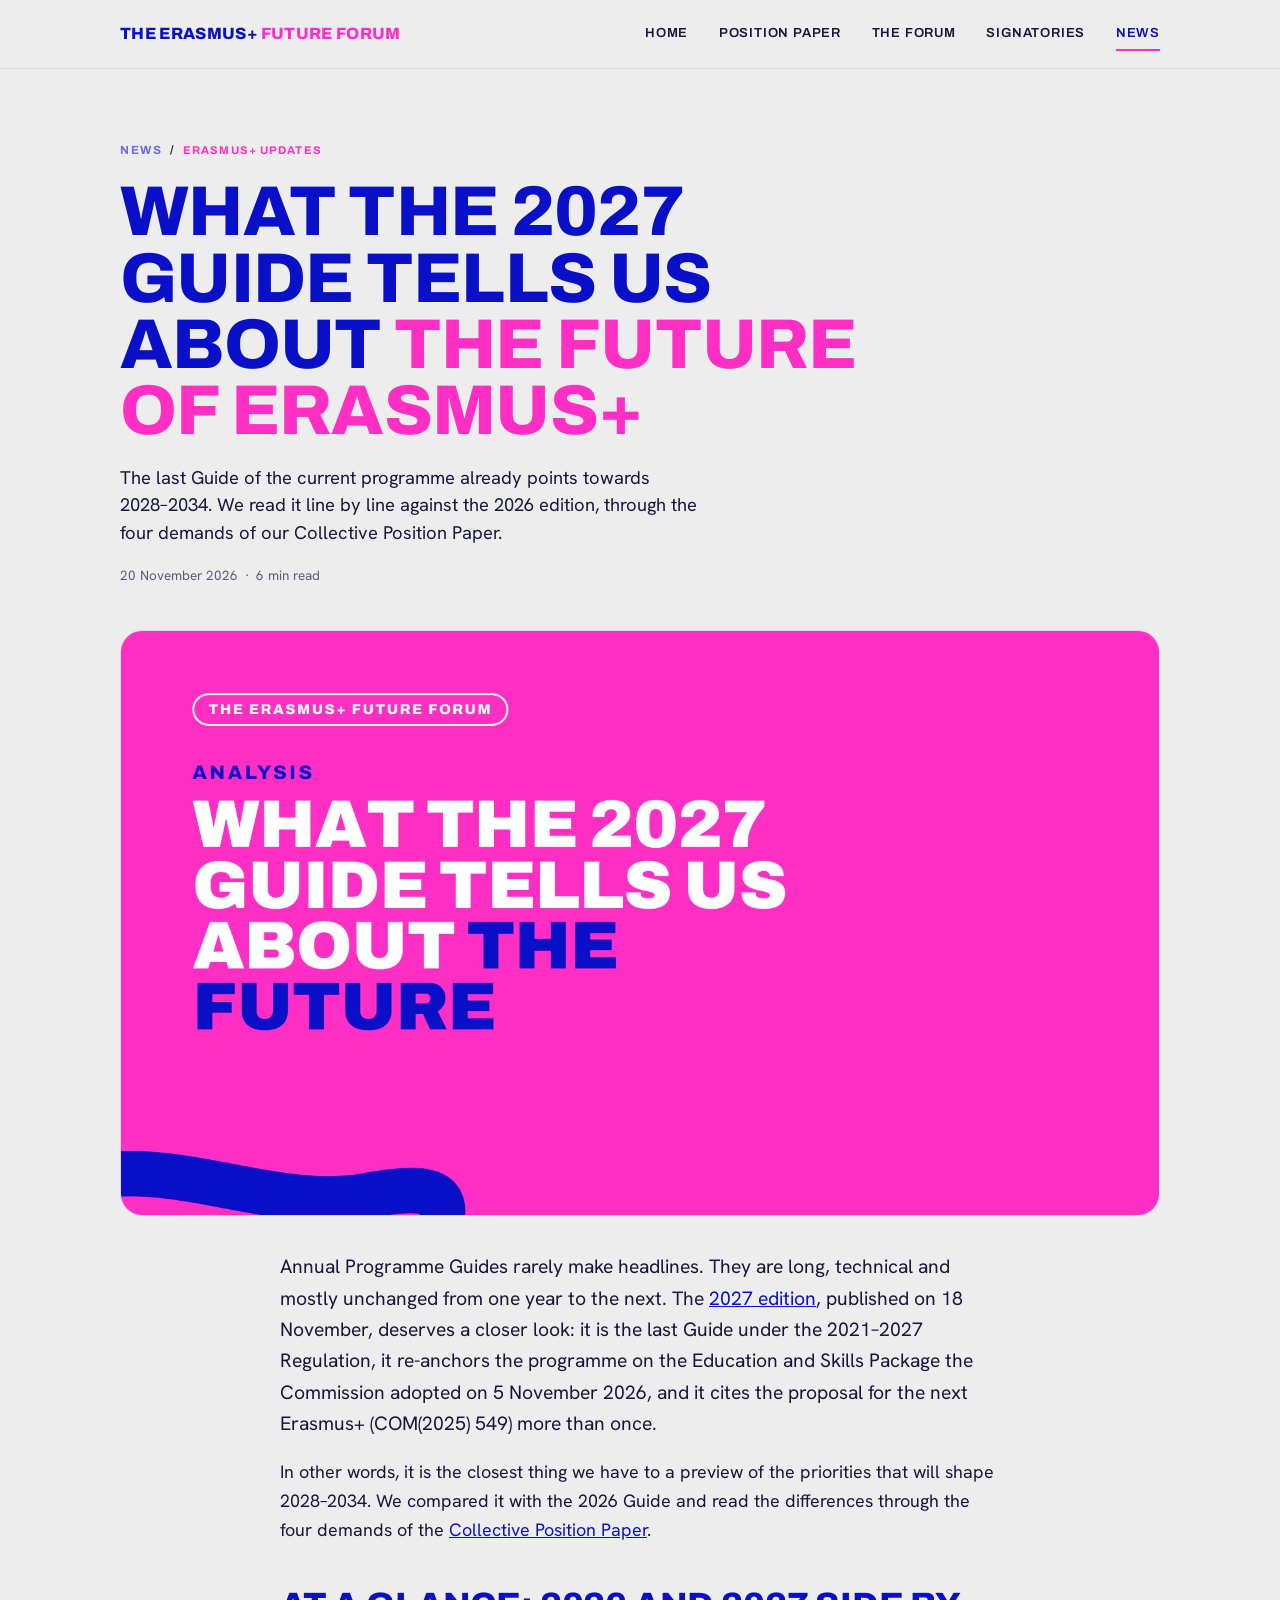
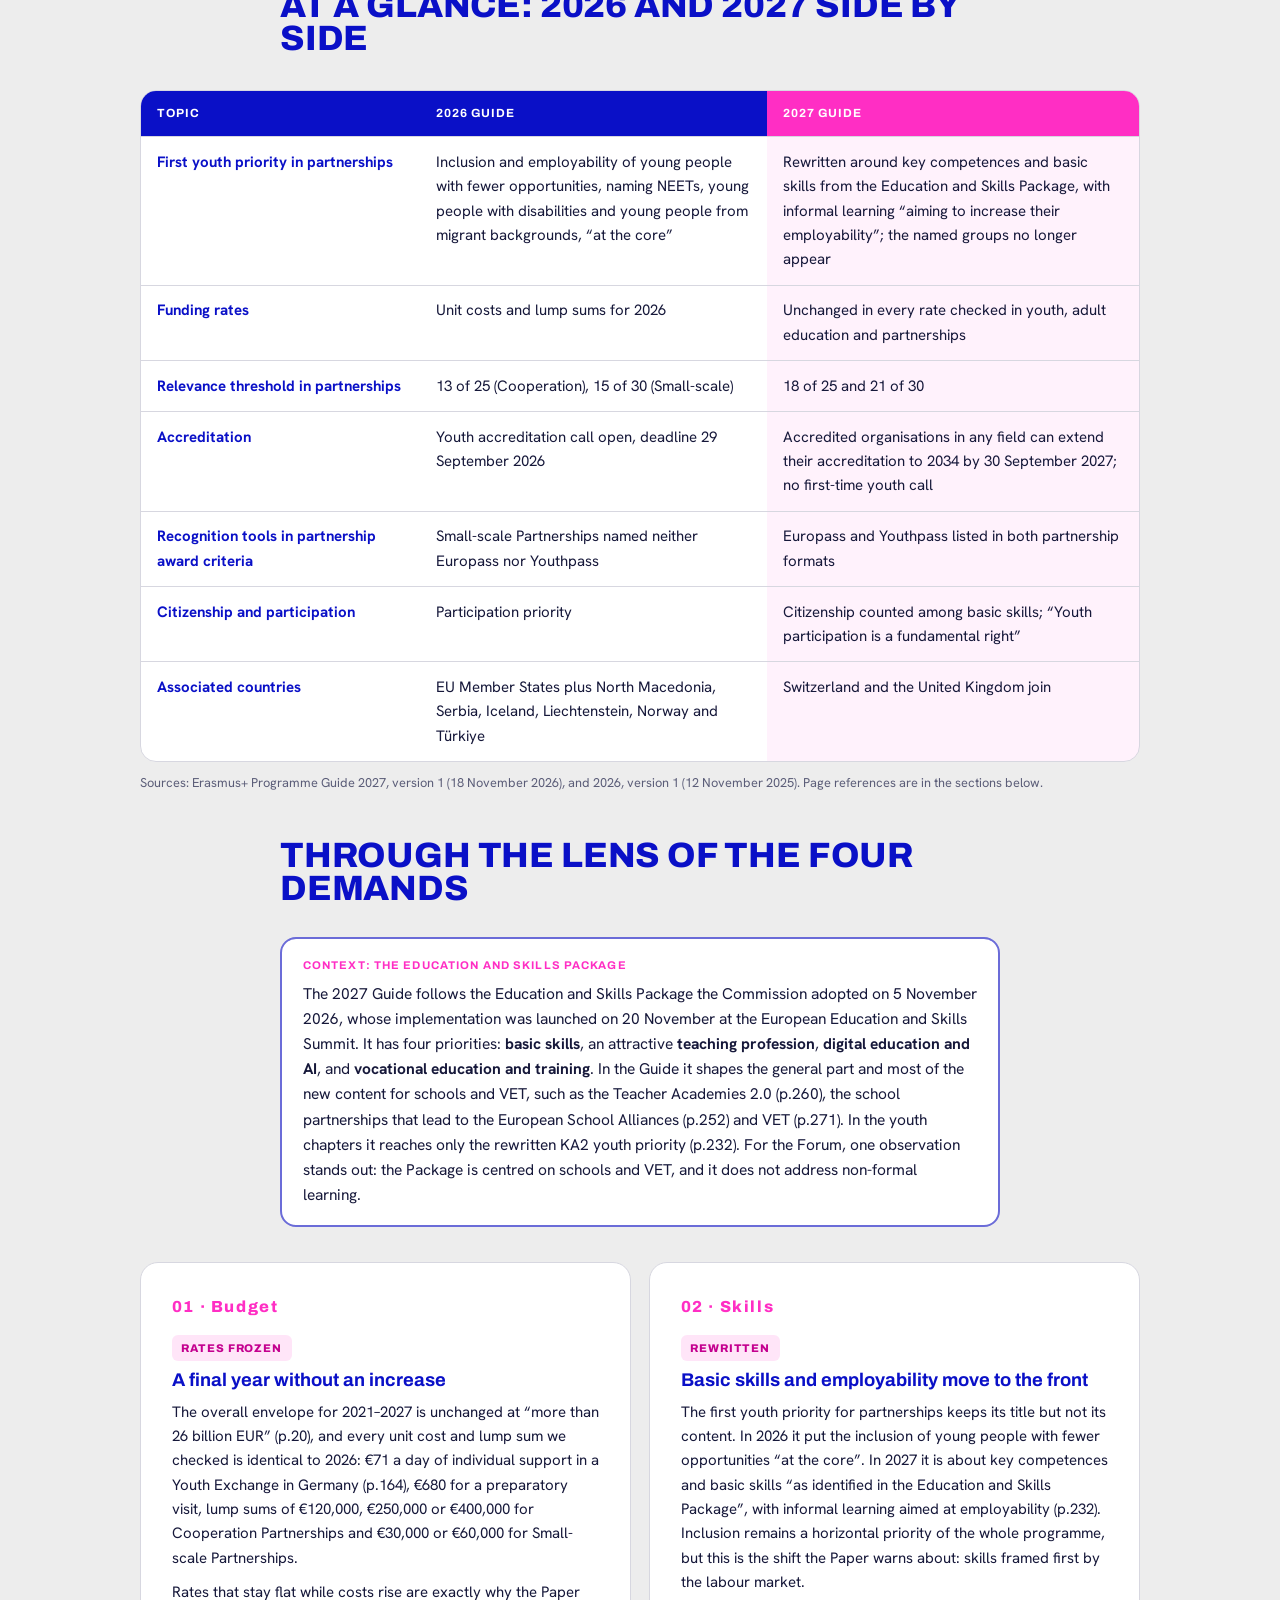
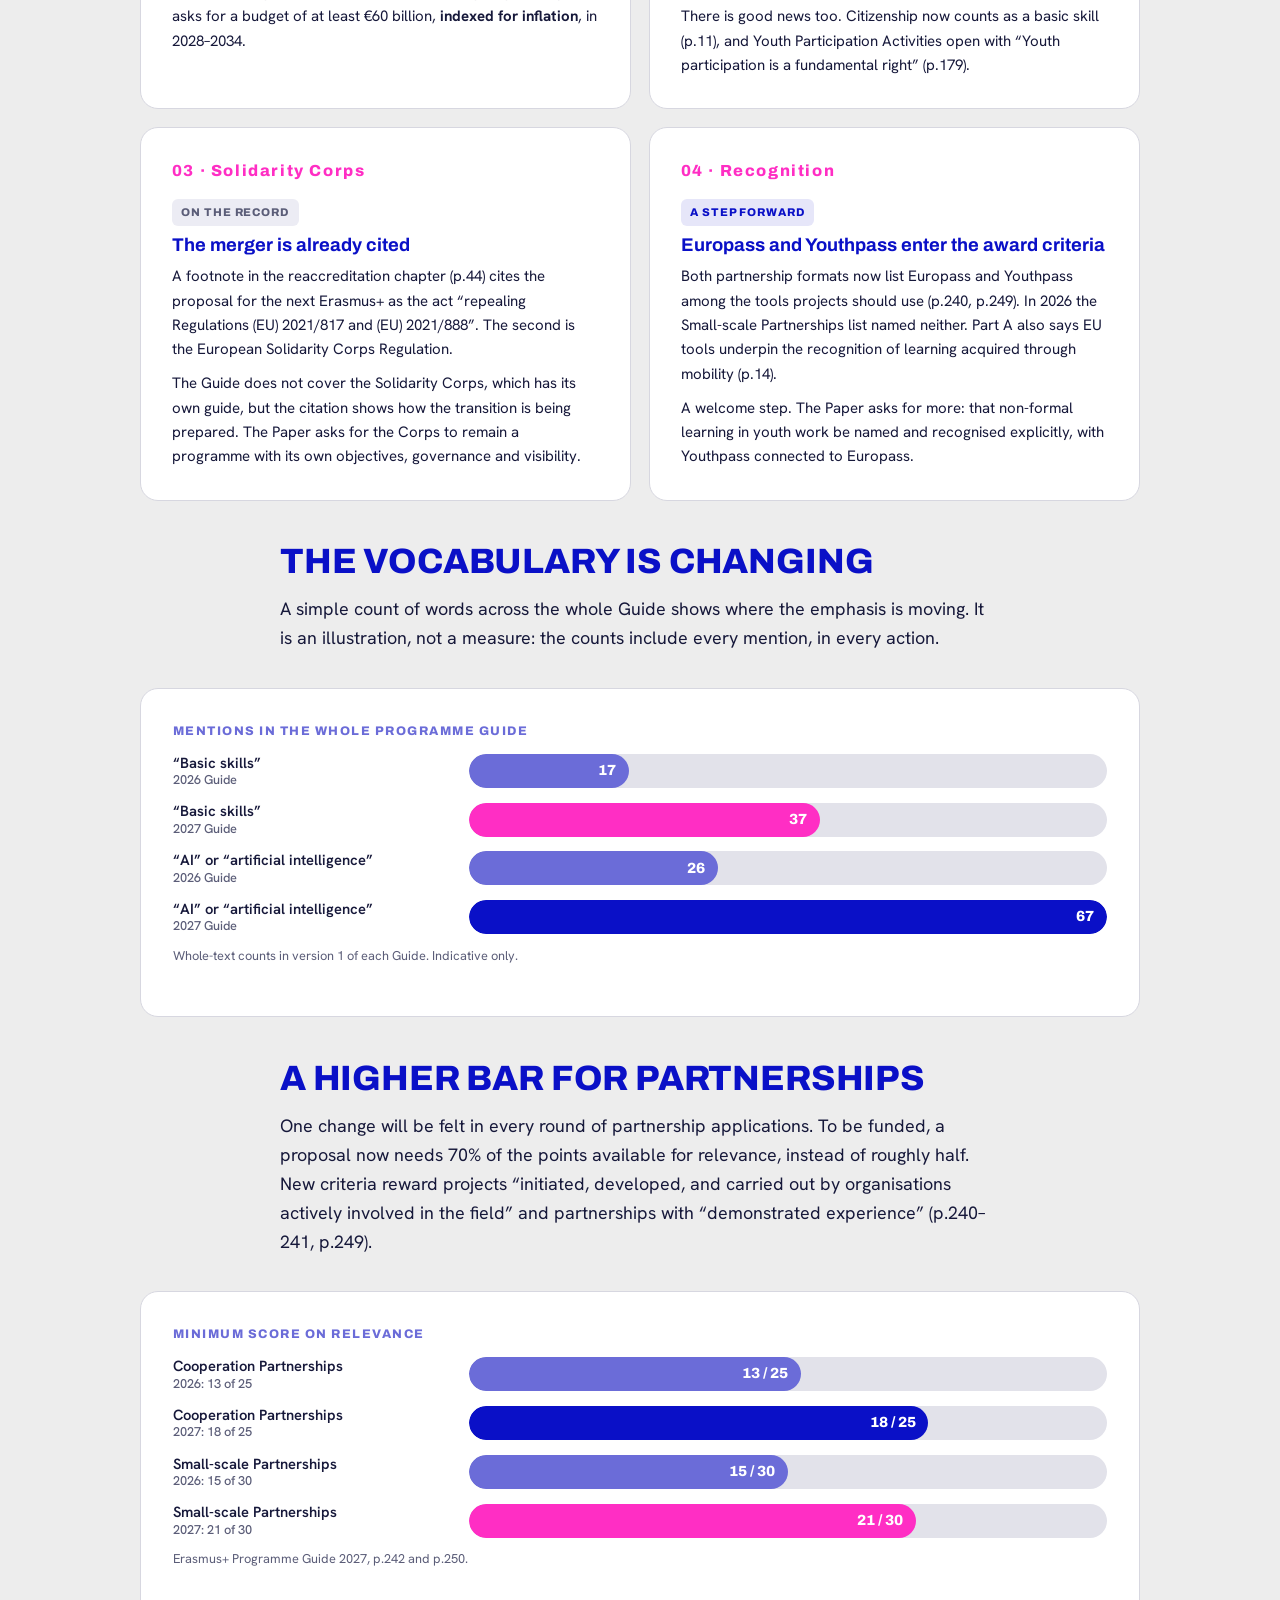
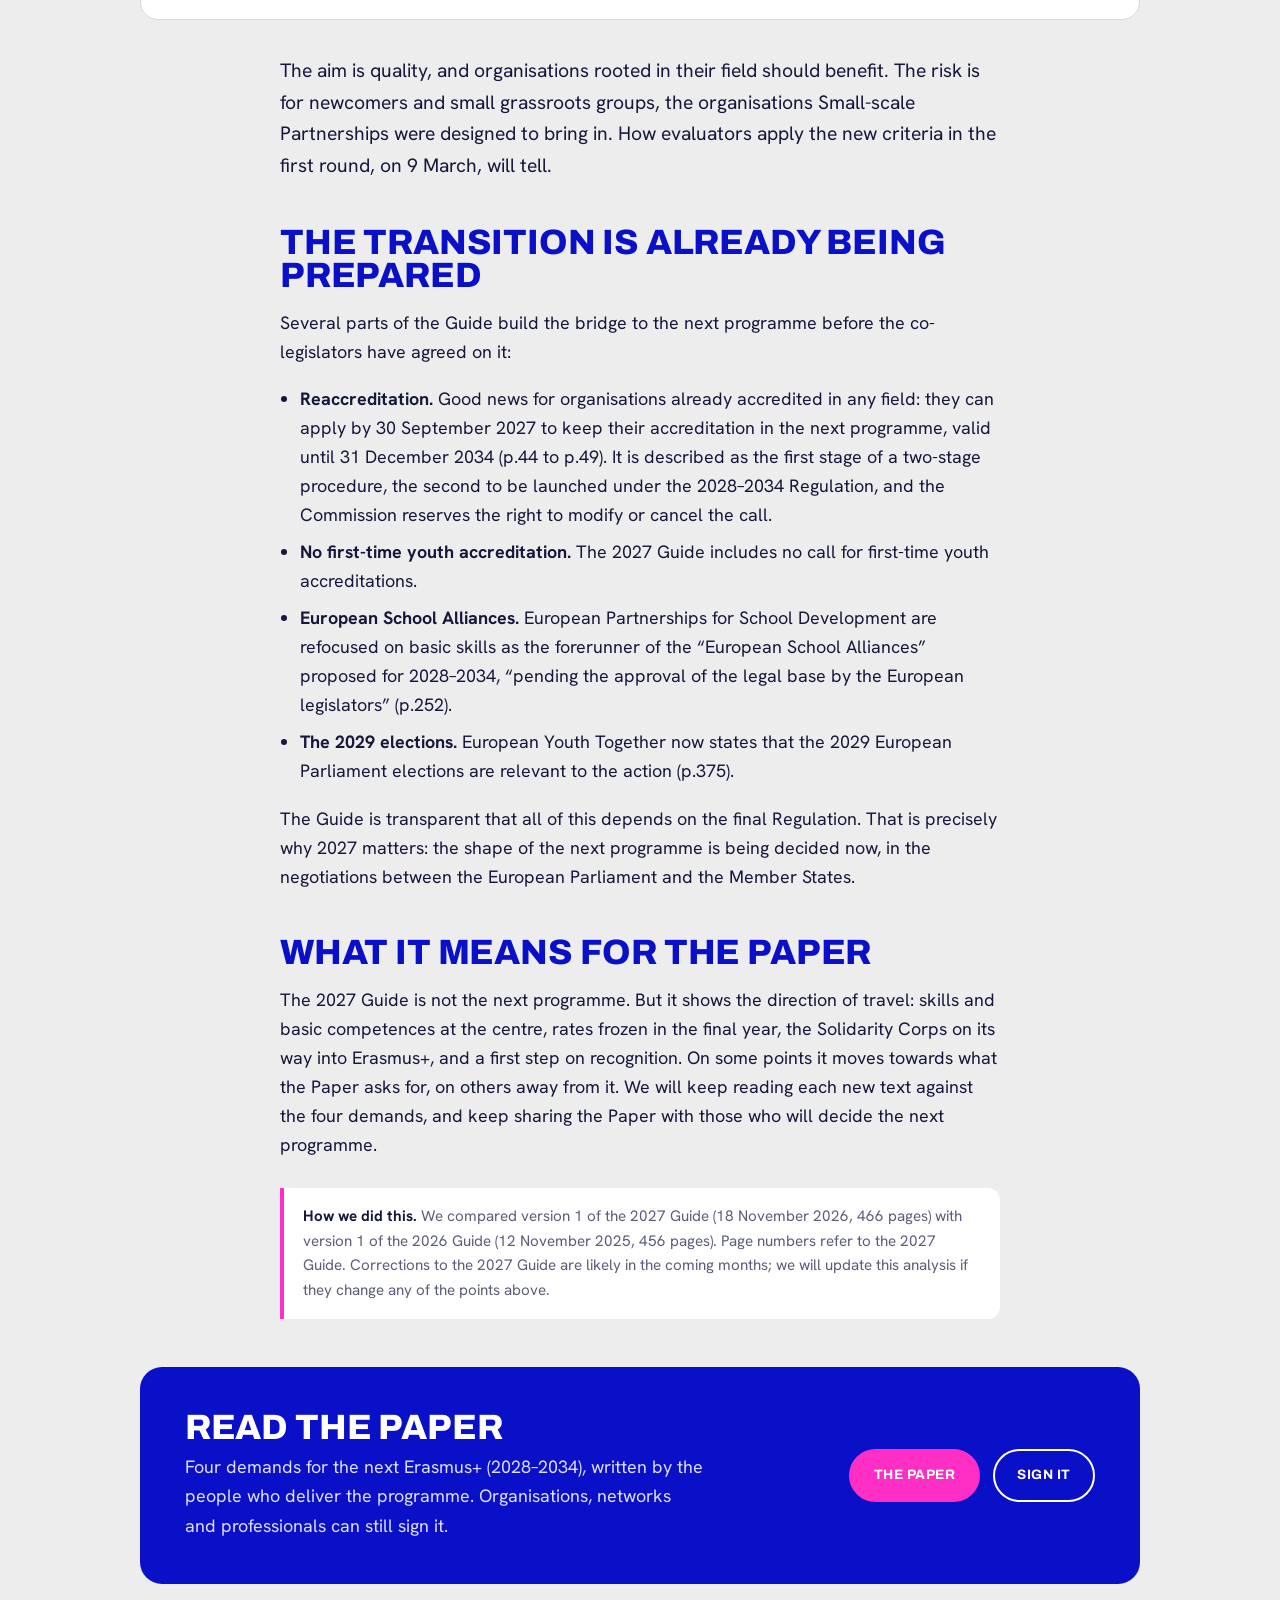
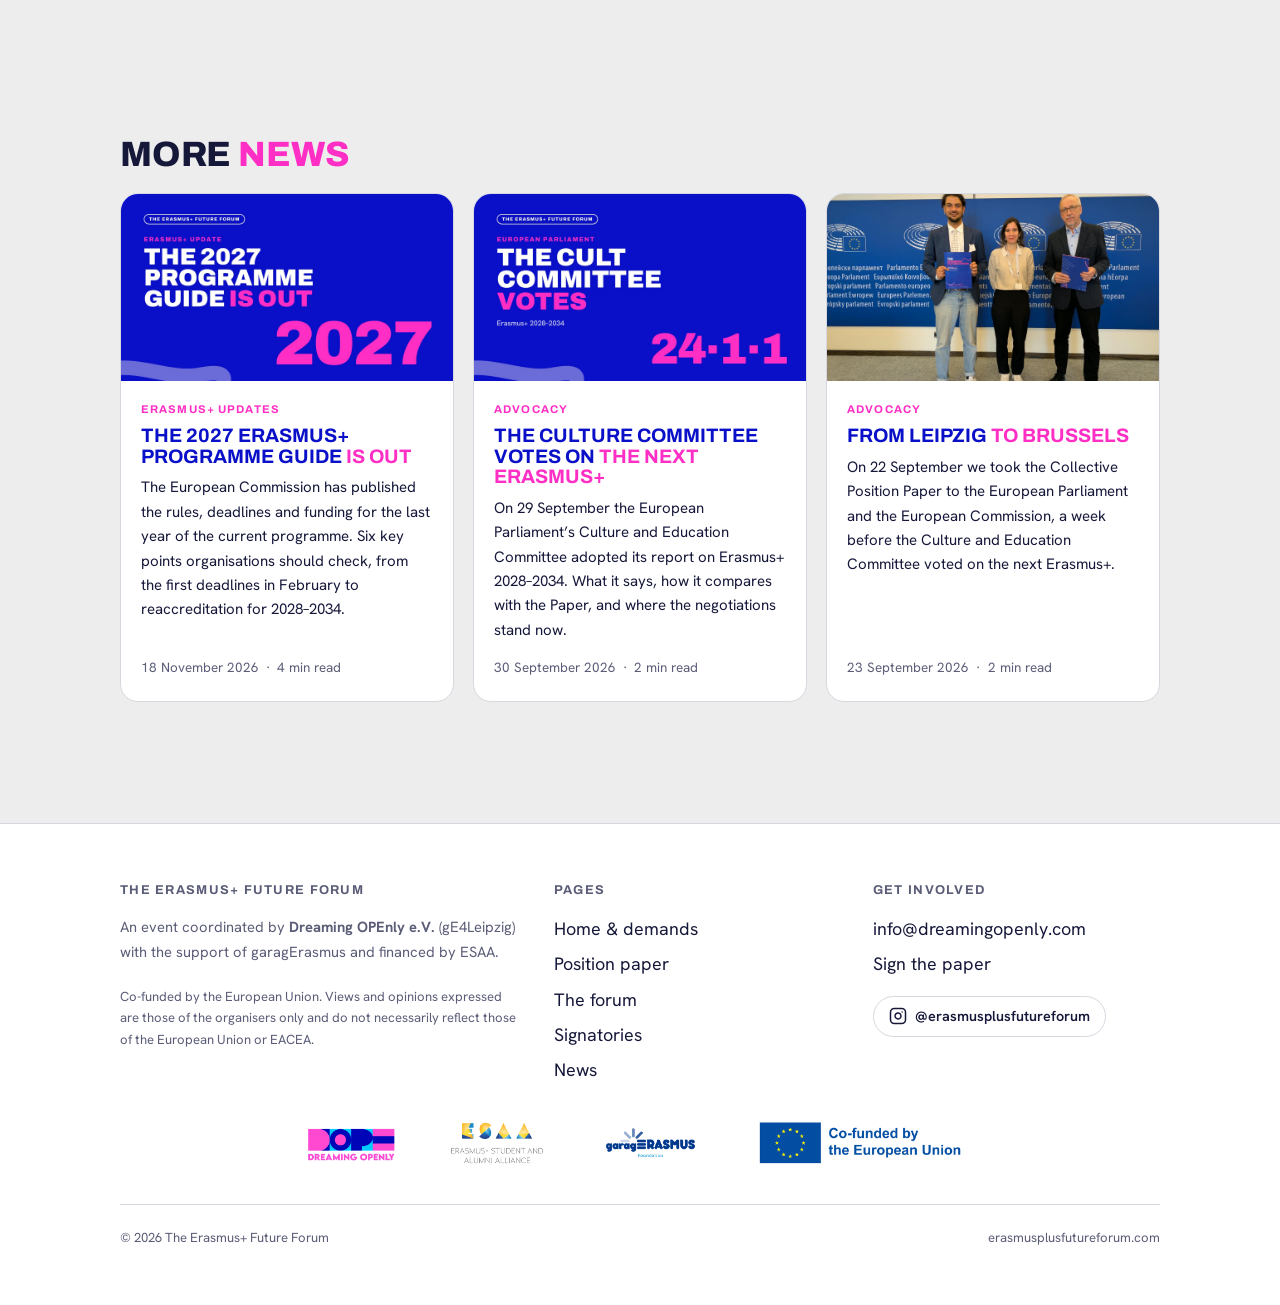
<file: news/what-the-2027-guide-tells-us.html>
<!doctype html>
<html lang="en">
<head>
<meta charset="utf-8">
<meta name="viewport" content="width=device-width, initial-scale=1">
<link rel="icon" type="image/png" href="../img/site/favicon.png">
<title>What the 2027 Guide tells us about the future of Erasmus+ | The Erasmus+ Future Forum</title>
<meta name="description" content="The last Guide of the current programme already points towards 2028&amp;ndash;2034. We read it line by line against the 2026 edition, through the four demands of our Collective Position Paper.">
<link rel="canonical" href="https://erasmusplusfutureforum.com/news/what-the-2027-guide-tells-us.html">
<meta property="og:type" content="article">
<meta property="og:site_name" content="The Erasmus+ Future Forum">
<meta property="og:title" content="What the 2027 Guide tells us about the future of Erasmus+ | The Erasmus+ Future Forum">
<meta property="og:description" content="The last Guide of the current programme already points towards 2028&amp;ndash;2034. We read it line by line against the 2026 edition, through the four demands of our Collective Position Paper.">
<meta property="og:url" content="https://erasmusplusfutureforum.com/news/what-the-2027-guide-tells-us.html">
<meta property="og:image" content="https://erasmusplusfutureforum.com/img/news/cover-what-the-2027-guide-tells-us.jpg">
<meta name="twitter:card" content="summary_large_image">
<link rel="preconnect" href="https://fonts.googleapis.com">
<link rel="preconnect" href="https://fonts.gstatic.com" crossorigin>
<link href="https://fonts.googleapis.com/css2?family=Archivo:wght@400;600;700;800;900&family=Hanken+Grotesk:wght@400;500;600;700&display=swap" rel="stylesheet">
<style>
/* ============================================================
   The Erasmus+ Future Forum — shared styles
   Visual identity sampled from the partner deck:
   grey canvas, brand indigo, hot magenta, lilac squiggle.
   ============================================================ */

:root{
  --grey:        #ededed;   /* page canvas (deck #EEEEEE)        */
  --card:        #ffffff;   /* raised surfaces                   */
  --ink:         #16183a;   /* readable dark-indigo body text    */
  --blue:        #0a10c7;   /* brand indigo  (deck #0005B7)      */
  --magenta:     #ff2ec4;   /* hot pink headline accent          */
  --lilac:       #6b6cd8;   /* squiggle / secondary accent       */
  --muted:       #5b5d78;   /* captions, meta                    */
  --line:        #d7d7e0;   /* hairlines                         */

  --maxw: 1120px;
  --gap: clamp(1.25rem, 3vw, 2.5rem);

  --display: 'Archivo', system-ui, sans-serif;
  --body: 'Hanken Grotesk', system-ui, -apple-system, sans-serif;
}

*{box-sizing:border-box}

html{scroll-behavior:smooth}
@media (prefers-reduced-motion: reduce){ html{scroll-behavior:auto} }

body{
  margin:0;
  background:var(--grey);
  color:var(--ink);
  font-family:var(--body);
  font-size:clamp(1rem, 0.55vw + 0.9rem, 1.12rem);
  line-height:1.62;
  -webkit-font-smoothing:antialiased;
  text-rendering:optimizeLegibility;
}

img{max-width:100%;display:block}
a{color:var(--blue)}

.wrap{ max-width:var(--maxw); margin-inline:auto; padding-inline:clamp(1.1rem, 4vw, 2.5rem); }

/* ---------- skip link ---------- */
.skip{
  position:absolute; left:-999px; top:0; z-index:200;
  background:var(--blue); color:#fff; padding:.6rem 1rem; border-radius:0 0 .5rem 0;
}
.skip:focus{left:0}

/* ---------- typography ---------- */
.eyebrow{
  font-family:var(--display);
  font-weight:700;
  text-transform:uppercase;
  letter-spacing:.22em;
  font-size:.74rem;
  color:var(--lilac);
  margin:0 0 1rem;
}
h1,h2,h3{ font-family:var(--display); text-transform:uppercase; line-height:.94; margin:0; }
h1{ font-weight:800; letter-spacing:-.01em; font-size:clamp(2.6rem, 8.5vw, 6.6rem); }
h2{ font-weight:800; letter-spacing:-.005em; font-size:clamp(1.9rem, 4.6vw, 3.4rem); }
h3{ font-weight:700; font-size:clamp(1.15rem, 2vw, 1.5rem); letter-spacing:0; }
.pink{color:var(--magenta)}
.blue{color:var(--blue)}

p{margin:0 0 1.1rem}
.lead{ font-size:clamp(1.15rem, 1.4vw, 1.45rem); line-height:1.5; color:var(--ink); }

/* ---------- nav ---------- */
.nav{
  position:sticky; top:0; z-index:100;
  background:rgba(237,237,237,.86);
  backdrop-filter:blur(10px);
  border-bottom:1px solid var(--line);
}
.nav .wrap{ display:flex; align-items:center; justify-content:space-between; min-height:68px; gap:1rem; }
.brand{
  font-family:var(--display); font-weight:800; text-transform:uppercase;
  letter-spacing:.02em; font-size:1.02rem; text-decoration:none; line-height:1;
  display:inline-flex; align-items:baseline; gap:.18rem; white-space:nowrap;
}
.brand .e{color:var(--blue)} .brand .f{color:var(--magenta)}
.menu{ display:flex; gap:clamp(.8rem,2.4vw,2rem); align-items:center; }
.menu a{
  font-family:var(--display); text-transform:uppercase; text-decoration:none;
  font-weight:600; font-size:.82rem; letter-spacing:.06em; color:var(--ink);
  padding:.35rem 0; border-bottom:2px solid transparent;
}
.menu a:hover{color:var(--blue)}
.menu a[aria-current="page"]{ color:var(--blue); border-bottom-color:var(--magenta); }

/* ---------- buttons ---------- */
.btns{ display:flex; flex-wrap:wrap; gap:.8rem; margin-top:2rem; }
.btn{
  font-family:var(--display); text-transform:uppercase; font-weight:700;
  letter-spacing:.04em; font-size:.85rem; text-decoration:none;
  padding:.85rem 1.4rem; border-radius:999px; border:2px solid var(--blue);
  display:inline-flex; align-items:center; gap:.5rem; transition:transform .15s ease, background .15s ease, color .15s ease;
}
.btn-primary{ background:var(--blue); color:#fff; }
.btn-primary:hover{ background:var(--magenta); border-color:var(--magenta); transform:translateY(-2px); }
.btn-ghost{ background:transparent; color:var(--blue); }
.btn-ghost:hover{ background:var(--blue); color:#fff; transform:translateY(-2px); }
@media (prefers-reduced-motion: reduce){ .btn:hover{transform:none} }

/* ---------- squiggle thread ---------- */
.thread{ width:100%; height:54px; display:block; overflow:visible; }
.thread path{ fill:none; stroke:var(--lilac); stroke-width:16; stroke-linecap:round; }
.thread.blue path{ stroke:var(--blue); }
.thread.pink path{ stroke:var(--magenta); }

/* ---------- sections ---------- */
section{ padding-block:clamp(3rem, 7vw, 6rem); }
.section-head{ max-width:760px; margin-bottom:clamp(1.6rem,4vw,3rem); }
.section-head .eyebrow{margin-bottom:.7rem}

/* ---------- hero ---------- */
.hero{ position:relative; padding-top:clamp(3rem,7vw,5.5rem); padding-bottom:clamp(2rem,5vw,3.5rem); overflow:hidden; }
.hero .wrap{ position:relative; z-index:2; }
.hero h1{ max-width:14ch; }
.hero .lead{ max-width:46ch; margin-top:1.4rem; }
.hero-squiggle{
  position:absolute; z-index:1; right:-4%; top:-6%; width:min(46vw,560px);
  opacity:.9; pointer-events:none;
}
.hero-squiggle path{ fill:none; stroke:var(--lilac); stroke-width:34; stroke-linecap:round; }
@media (max-width:640px){ .hero-squiggle{ opacity:.5; width:70vw; right:-18%; } }

/* ---------- demands ---------- */
.demand-grid{ display:grid; gap:1.1rem; grid-template-columns:repeat(2,1fr); }
@media (max-width:780px){ .demand-grid{ grid-template-columns:1fr; } }
.demand{
  background:var(--card); border-radius:18px; padding:clamp(1.4rem,2.4vw,2rem);
  border:1px solid var(--line); position:relative; overflow:hidden;
  transition:transform .18s ease, box-shadow .18s ease;
}
.demand:hover{ transform:translateY(-4px); box-shadow:0 18px 40px -24px rgba(10,16,199,.4); }
@media (prefers-reduced-motion: reduce){ .demand:hover{transform:none} }
.demand .num{
  font-family:var(--display); font-weight:800; font-size:1rem; letter-spacing:.1em;
  color:var(--magenta); display:block; margin-bottom:.7rem;
}
.demand h3{ margin-bottom:.5rem; color:var(--blue); }
.demand p{ margin:0; color:var(--ink); font-size:.98rem; }

/* ---------- teaser blocks ---------- */
.teaser{ display:grid; grid-template-columns:1.05fr .95fr; gap:clamp(1.4rem,4vw,3.2rem); align-items:center; }
.teaser.reverse{ grid-template-columns:.95fr 1.05fr; }
.teaser.reverse .teaser-media{ order:-1; }
@media (max-width:820px){ .teaser, .teaser.reverse{ grid-template-columns:1fr; } .teaser.reverse .teaser-media{order:0} }
.teaser-media img{ border-radius:18px; width:100%; height:100%; object-fit:cover; aspect-ratio:16/10; }
.teaser h2{ margin-bottom:1rem; }

/* ---------- facts strip ---------- */
.facts{ display:grid; grid-template-columns:repeat(4,1fr); gap:1rem; }
@media (max-width:720px){ .facts{ grid-template-columns:repeat(2,1fr); } }
.fact{ background:var(--card); border:1px solid var(--line); border-radius:16px; padding:1.3rem 1.2rem; }
.fact .big{ font-family:var(--display); font-weight:800; font-size:clamp(2rem,4vw,2.8rem); color:var(--blue); line-height:1; }
.fact .lab{ font-size:.86rem; color:var(--muted); margin-top:.5rem; }

/* ---------- gallery ---------- */
.gallery{ display:grid; grid-template-columns:repeat(6,1fr); gap:1rem; }
.gallery figure{ margin:0; border-radius:16px; overflow:hidden; border:1px solid var(--line); }
.gallery img{ width:100%; height:100%; object-fit:cover; }
.g-wide{ grid-column:span 4; } .g-tall{ grid-column:span 2; }
.g-half{ grid-column:span 3; } .g-third{ grid-column:span 2; }
@media (max-width:760px){
  .gallery{ grid-template-columns:repeat(2,1fr); }
  .g-wide,.g-tall,.g-half,.g-third{ grid-column:span 2; }
}
figcaption{ font-size:.8rem; color:var(--muted); padding:.55rem .7rem; background:var(--card); }

/* ---------- network chips ---------- */
.chips{ display:flex; flex-wrap:wrap; gap:.6rem; margin-top:1.3rem; }
.chip{
  font-family:var(--display); text-transform:uppercase; font-weight:600; font-size:.78rem;
  letter-spacing:.04em; padding:.5rem .9rem; border-radius:999px;
  background:var(--card); border:1px solid var(--line); color:var(--blue);
}
a.chip{ text-decoration:none; transition:border-color .15s ease, color .15s ease; }
a.chip:hover{ border-color:var(--magenta); color:var(--magenta); }

/* ---------- signatories grid ---------- */
.sig-grid{ display:grid; grid-template-columns:repeat(auto-fill, minmax(200px,1fr)); gap:1rem; margin-top:2rem; }
.sig-card{
  display:flex; align-items:center; justify-content:center;
  background:var(--card); border:1px solid var(--line); border-radius:16px;
  padding:1.5rem 1.2rem; min-height:132px; text-decoration:none;
  transition:transform .15s ease, border-color .15s ease, box-shadow .15s ease;
}
.sig-card:hover{ transform:translateY(-4px); border-color:var(--magenta); box-shadow:0 10px 30px rgba(0,0,0,.06); }
.sig-card img{ max-height:76px; max-width:100%; width:auto; object-fit:contain; }
.sig-card.text{
  font-family:var(--display); font-weight:700; text-transform:uppercase;
  letter-spacing:.03em; color:var(--blue); text-align:center;
  font-size:.9rem; line-height:1.3;
}

/* ---------- timeline ---------- */
.steps{ display:grid; grid-template-columns:repeat(3,1fr); gap:1.1rem; }
@media (max-width:760px){ .steps{ grid-template-columns:1fr; } }
.step{ background:var(--card); border:1px solid var(--line); border-radius:18px; padding:1.5rem; }
.step .mon{ font-family:var(--display); font-weight:800; text-transform:uppercase; color:var(--magenta); letter-spacing:.08em; font-size:.9rem; }
.step h3{ margin:.6rem 0 .5rem; color:var(--blue); }
.step p{ margin:0; font-size:.95rem; }

/* ---------- prose (position paper) ---------- */
.prose{ max-width:72ch; }
.prose h2{ margin:2.6rem 0 1rem; color:var(--blue); }
.prose h2:first-of-type{ margin-top:1rem; }
.prose h3{ margin:1.8rem 0 .6rem; color:var(--magenta); text-transform:none; letter-spacing:0; }
.prose ul{ padding-left:1.2rem; margin:0 0 1.1rem; }
.prose li{ margin-bottom:.5rem; }
.prose .kicker{ color:var(--muted); font-style:italic; }

.toc{
  background:var(--card); border:1px solid var(--line); border-radius:18px;
  padding:1.5rem 1.6rem; margin-bottom:2.5rem;
}
.toc .eyebrow{margin-bottom:.8rem}
.toc ol{ margin:0; padding-left:1.2rem; columns:2; column-gap:2rem; }
@media (max-width:620px){ .toc ol{ columns:1; } }
.toc a{ text-decoration:none; }
.toc a:hover{ text-decoration:underline; }

.note{
  border-left:4px solid var(--magenta); background:#fff;
  padding:1rem 1.2rem; border-radius:0 12px 12px 0; margin:1.5rem 0;
  font-size:.95rem; color:var(--muted);
}
.prose blockquote{
  margin:1.8rem 0; padding:.2rem 0 .2rem 1.4rem;
  border-left:4px solid var(--magenta);
  font-family:var(--body); font-weight:600; font-style:normal;
  font-size:clamp(1.1rem,1.6vw,1.35rem); line-height:1.4; color:var(--blue);
}
.prose blockquote p{margin:0}
.demand .asks{ margin:.6rem 0 0; padding-left:1.05rem; }
.demand .asks li{ margin-bottom:.35rem; font-size:.95rem; color:var(--ink); }

/* ---------- footer ---------- */
.foot{ background:#fff; border-top:1px solid var(--line); margin-top:2rem; }
.foot .wrap{ padding-block:clamp(2.5rem,5vw,3.5rem); }
.foot-grid{ display:grid; grid-template-columns:1.4fr 1fr 1fr; gap:2rem; }
@media (max-width:720px){ .foot-grid{ grid-template-columns:1fr; gap:1.5rem; } }
.foot h4{ font-family:var(--display); text-transform:uppercase; letter-spacing:.1em; font-size:.8rem; color:var(--muted); margin:0 0 .8rem; }
.foot a{ color:var(--ink); text-decoration:none; display:block; margin-bottom:.4rem; }
.foot a:hover{ color:var(--blue); }
.foot .partners{ font-size:.92rem; color:var(--muted); line-height:1.7; }
.foot .eu{ font-size:.82rem; color:var(--muted); margin-top:1.4rem; }
.foot-bottom{ border-top:1px solid var(--line); margin-top:2rem; padding-top:1.4rem; font-size:.82rem; color:var(--muted); display:flex; justify-content:space-between; flex-wrap:wrap; gap:.5rem; }

/* ---------- scroll reveal ---------- */
.reveal{ opacity:0; transform:translateY(18px); transition:opacity .6s ease, transform .6s ease; }
.reveal.in{ opacity:1; transform:none; }
@media (prefers-reduced-motion: reduce){ .reveal{ opacity:1; transform:none; transition:none; } }

:focus-visible{ outline:3px solid var(--magenta); outline-offset:3px; border-radius:4px; }

/* ---------- paper blocks (position paper) ---------- */
.paper-block{ background:var(--card); border:1px solid var(--line); border-radius:18px; padding:clamp(1.4rem,2.5vw,2.2rem); }
.paper-block.wide{ margin-bottom:1.1rem; }
.paper-block h3{ color:var(--blue); text-transform:none; letter-spacing:0; font-size:clamp(1.2rem,1.9vw,1.55rem); margin-bottom:.5rem; }
.paper-block h4{ font-family:var(--display); font-weight:700; text-transform:uppercase; letter-spacing:.06em; font-size:.78rem; color:var(--magenta); margin:1.2rem 0 .4rem; }
.paper-block p{ font-size:.96rem; line-height:1.6; margin:0 0 .8rem; }
.paper-block ul{ padding-left:1.1rem; margin:.3rem 0 .8rem; }
.paper-block li{ margin-bottom:.4rem; font-size:.94rem; line-height:1.5; }
.paper-block blockquote{ margin:1.2rem 0 0; padding:.3rem 0 .3rem 1.1rem; border-left:4px solid var(--magenta); font-weight:600; color:var(--blue); font-size:1.02rem; line-height:1.4; }
.paper-block blockquote p{ margin:0; font-size:1.02rem; }
.block-grid{ display:grid; grid-template-columns:repeat(2,1fr); gap:1.1rem; }
@media (max-width:820px){ .block-grid{ grid-template-columns:1fr; } }
.demand-subgrid{ display:grid; grid-template-columns:repeat(2,1fr); gap:.6rem 2.4rem; margin-top:1rem; }
@media (max-width:680px){ .demand-subgrid{ grid-template-columns:1fr; } }
.demand-subgrid h4{ color:var(--blue); }

/* ---------- footer logo strip ---------- */
.foot-logos{ display:flex; flex-wrap:wrap; align-items:center; justify-content:center; gap:clamp(1.6rem,4vw,3.2rem); padding:1.8rem 0 .4rem; }
.foot-logos img{ height:46px; width:auto; }
@media (max-width:520px){ .foot-logos img{ height:36px; } }
.ig-btn{ display:inline-flex !important; align-items:center; gap:.5rem; margin-top:.7rem; padding:.5rem .95rem; border:1px solid var(--line); border-radius:999px; color:var(--blue); text-decoration:none; font-weight:600; font-size:.9rem; width:max-content; transition:border-color .15s ease, color .15s ease; }
.ig-btn:hover{ border-color:var(--magenta); color:var(--magenta); }
.ig-btn svg{ width:18px; height:18px; flex:none; }

/* ---------- taller hero (so the squiggle reads fully) ---------- */
@media (min-width:641px){ .hero-tall{ min-height:680px; display:flex; flex-direction:column; justify-content:center; } .hero-tall > .wrap{ width:100%; } }


/* --- mobile nav + horizontal-overflow fix --- */
html,body{ overflow-x:clip; }
@media (max-width:640px){
  .nav .wrap{ flex-wrap:wrap; justify-content:center; gap:.35rem .9rem; min-height:0; padding-top:.55rem; padding-bottom:.55rem; }
  .brand{ width:100%; justify-content:center; text-align:center; white-space:normal; font-size:.95rem; }
  .menu{ width:100%; justify-content:center; flex-wrap:wrap; gap:.4rem 1.15rem; }
  .menu a{ font-size:.78rem; padding:.15rem 0; }
}

/* ============ News section ============ */
.news-hero{ padding-bottom:1.2rem; }
.news-hero h1{ font-size:clamp(2.8rem,8vw,6rem); }
.news-hero{ min-height:440px; padding-bottom:0; }
.news-hero .hero-squiggle{ width:min(32vw,360px); top:2%; right:-1%; }
@media (max-width:640px){ .news-hero{ min-height:0; } .news-hero .hero-squiggle{ width:55vw; right:-14%; } }
.filters{ display:flex; flex-wrap:wrap; gap:.5rem; margin:0 0 2rem; }
.filters button{
  font-family:var(--display); text-transform:uppercase; font-weight:700; font-size:.76rem; letter-spacing:.06em;
  padding:.55rem 1rem; border-radius:999px; border:1px solid var(--line); background:var(--card); color:var(--blue); cursor:pointer;
}
.filters button[aria-pressed="true"]{ background:var(--blue); border-color:var(--blue); color:#fff; }
.filters button:hover{ border-color:var(--magenta); }

.tag{ display:inline-block; font-family:var(--display); text-transform:uppercase; font-weight:700; font-size:.7rem;
  letter-spacing:.1em; color:var(--magenta); }
.meta{ font-size:.84rem; color:var(--muted); }
.meta .dot{ margin:0 .45rem; }

.feature{ display:grid; grid-template-columns:1.25fr 1fr; gap:0; background:var(--card); border:1px solid var(--line);
  border-radius:22px; overflow:hidden; text-decoration:none; color:inherit; margin-bottom:1.4rem;
  transition:transform .18s ease, box-shadow .18s ease; }
.feature:hover{ transform:translateY(-4px); box-shadow:0 18px 40px -24px rgba(10,16,199,.45); }
.feature img{ width:100%; height:100%; object-fit:cover; object-position:left center; aspect-ratio:16/10; }
.feature .fbody{ padding:clamp(1.4rem,3vw,2.4rem); display:flex; flex-direction:column; justify-content:center; gap:.7rem; }
.feature h2{ font-size:clamp(1.7rem,3.4vw,2.6rem); color:var(--blue); }
.feature p{ margin:0; }
@media (max-width:820px){ .feature{ grid-template-columns:1fr; } }

.cards{ display:grid; grid-template-columns:repeat(3,1fr); gap:1.2rem; }
@media (max-width:980px){ .cards{ grid-template-columns:repeat(2,1fr); } }
@media (max-width:620px){ .cards{ grid-template-columns:1fr; } }
.card{ background:var(--card); border:1px solid var(--line); border-radius:18px; overflow:hidden; text-decoration:none;
  color:inherit; display:flex; flex-direction:column; transition:transform .18s ease, box-shadow .18s ease, border-color .18s ease; }
.card:hover{ transform:translateY(-4px); border-color:var(--magenta); box-shadow:0 14px 34px -22px rgba(10,16,199,.45); }
.card img{ width:100%; aspect-ratio:16/9; object-fit:cover; }
.card .cbody{ padding:1.2rem 1.25rem 1.4rem; display:flex; flex-direction:column; gap:.5rem; flex:1; }
.card h3{ font-size:1.22rem; line-height:1.05; color:var(--blue); }
.card p{ margin:0; font-size:.94rem; color:var(--ink); }
.card .meta{ margin-top:auto; padding-top:.4rem; }
@media (prefers-reduced-motion: reduce){ .card:hover,.feature:hover{ transform:none; } }

/* ---- article ---- */
.crumbs{ font-family:var(--display); text-transform:uppercase; font-weight:700; font-size:.74rem; letter-spacing:.14em; margin:0 0 1.2rem; }
.crumbs a{ text-decoration:none; color:var(--lilac); }
.crumbs a:hover{ color:var(--magenta); }
.art-hero{ padding-top:clamp(2.4rem,6vw,4.5rem); padding-bottom:1.6rem; }
.art-hero h1{ font-size:clamp(2.1rem,5.6vw,4.4rem); max-width:18ch; color:var(--blue); }
.art-hero h1 .pink{ color:var(--magenta); }
.art-hero .lead{ max-width:58ch; margin-top:1.3rem; }
.art-hero .meta{ margin-top:1rem; }
.cover{ margin:0; border-radius:22px; overflow:hidden; border:1px solid var(--line); background:#fff; }
.cover img{ width:100%; aspect-ratio:16/9; object-fit:cover; }
.cover figcaption{ border-top:1px solid var(--line); }

.article{ padding-top:2.2rem; }
.body{ max-width:72ch; margin-inline:auto; }
.body > p:first-child{ font-size:1.08em; }
.body h2{ font-size:clamp(1.5rem,3vw,2.2rem); color:var(--blue); margin:2.8rem 0 1rem; }
.body h3{ font-size:clamp(1.1rem,1.8vw,1.3rem); color:var(--magenta); text-transform:none; letter-spacing:0; margin:1.8rem 0 .5rem; line-height:1.2; }
.body ul, .body ol{ padding-left:1.25rem; margin:0 0 1.2rem; }
.body li{ margin-bottom:.5rem; }
.body blockquote{ margin:1.8rem 0; padding:.2rem 0 .2rem 1.4rem; border-left:4px solid var(--magenta);
  font-weight:600; font-size:clamp(1.08rem,1.5vw,1.3rem); line-height:1.42; color:var(--blue); }
.body blockquote p{ margin:0 0 .5rem; }
.body blockquote cite{ display:block; font-style:normal; font-weight:500; font-size:.85rem; color:var(--muted); }
.body .note{ margin:1.8rem 0; }
.body .note strong{ color:var(--ink); }
.update{ background:#fff; border:2px solid var(--blue); border-radius:16px; padding:1.1rem 1.3rem; margin:2rem 0; font-size:.97rem; }
.update .tag{ display:block; margin-bottom:.4rem; }

/* breakout blocks sit wider than the text column */
.breakout{ max-width:1000px; margin:2.2rem auto; }
.blockhead{ font-family:var(--display); text-transform:uppercase; font-weight:800; letter-spacing:.12em; font-size:.78rem; color:var(--lilac); margin:0 0 .8rem; }
.source{ font-size:.8rem; color:var(--muted); margin-top:.7rem; }

.facts .fact .big.pink{ color:var(--magenta); }
.facts.three{ grid-template-columns:repeat(3,1fr); }
@media (max-width:720px){ .facts.three{ grid-template-columns:1fr; } }

/* timeline */
.tl{ list-style:none; padding:0 !important; margin:0; border-left:3px solid var(--lilac); }
.tl li{ position:relative; padding:0 0 1.15rem 1.4rem; margin:0 !important; }
.tl li::before{ content:""; position:absolute; left:-9px; top:.38rem; width:15px; height:15px; border-radius:50%; background:var(--magenta); border:3px solid var(--grey); }
.tl .when{ font-family:var(--display); font-weight:800; text-transform:uppercase; letter-spacing:.06em; color:var(--blue); font-size:.9rem; display:block; }
.tl .what{ font-size:.97rem; }
.tl li.past::before{ background:var(--lilac); }
.panel{ background:var(--card); border:1px solid var(--line); border-radius:18px; padding:clamp(1.2rem,2.6vw,2rem); }

/* comparison table */
.cmp{ width:100%; border-collapse:separate; border-spacing:0; background:var(--card); border:1px solid var(--line); border-radius:16px; overflow:hidden; font-size:.94rem; }
.cmp th, .cmp td{ text-align:left; padding:.8rem 1rem; vertical-align:top; border-bottom:1px solid var(--line); }
.cmp tr:last-child td{ border-bottom:0; }
.cmp thead th{ font-family:var(--display); text-transform:uppercase; letter-spacing:.08em; font-size:.74rem; color:#fff; background:var(--blue); }
.cmp thead th:last-child{ background:var(--magenta); }
.cmp td:first-child{ font-weight:700; color:var(--blue); width:28%; }
.cmp td.new{ background:rgba(255,46,196,.06); }
.cmp-wrap{ overflow-x:auto; }
@media (max-width:640px){ .cmp{ font-size:.86rem; } .cmp th,.cmp td{ padding:.6rem .7rem; } }

/* horizontal bars */
.bars{ display:grid; gap:.9rem; }
.bar{ display:grid; grid-template-columns:minmax(120px,30%) 1fr; gap:1rem; align-items:center; }
.bar .lab{ font-size:.92rem; font-weight:600; color:var(--ink); line-height:1.25; }
.bar .lab small{ display:block; font-weight:500; color:var(--muted); font-size:.8rem; }
.bar .track{ background:#e2e2ea; border-radius:999px; height:34px; position:relative; overflow:hidden; }
.bar .fill{ height:100%; border-radius:999px; background:var(--blue); display:flex; align-items:center; justify-content:flex-end; padding-right:.8rem;
  color:#fff; font-family:var(--display); font-weight:800; font-size:.92rem; white-space:nowrap; min-width:3.6rem; }
.bar .fill.pink{ background:var(--magenta); }
.bar .fill.lilac{ background:var(--lilac); }
.bar .fill.ghost{ background:transparent; border:2px dashed var(--magenta); color:var(--magenta); }
@media (max-width:560px){ .bar{ grid-template-columns:1fr; gap:.35rem; } }

/* vote bars */
.vote{ display:flex; height:46px; border-radius:12px; overflow:hidden; margin:.4rem 0 .6rem; }
.vote span{ display:flex; align-items:center; justify-content:center; color:#fff; font-family:var(--display); font-weight:800; font-size:.9rem; min-width:2.4rem; }
.vote .yes{ background:var(--blue); } .vote .no{ background:var(--magenta); } .vote .abs{ background:var(--lilac); }
.legend{ display:flex; flex-wrap:wrap; gap:1rem; font-size:.84rem; color:var(--muted); }
.legend i{ display:inline-block; width:12px; height:12px; border-radius:3px; margin-right:.35rem; vertical-align:-1px; }

/* stacked share bar (earmarks) */
.share{ display:flex; height:54px; border-radius:12px; overflow:hidden; }
.share span{ display:flex; align-items:center; padding:0 .7rem; color:#fff; font-family:var(--display); font-weight:800; font-size:.85rem; white-space:nowrap; }

/* demand pills */
.pill-demand{ display:inline-block; font-family:var(--display); text-transform:uppercase; font-weight:700; letter-spacing:.06em; font-size:.68rem;
  padding:.3rem .65rem; border-radius:999px; background:var(--blue); color:#fff; margin-right:.3rem; vertical-align:middle; }
.lens{ display:grid; grid-template-columns:repeat(2,1fr); gap:1.1rem; }
@media (max-width:780px){ .lens{ grid-template-columns:1fr; } }
.lens .demand h3{ font-size:1.15rem; line-height:1.15; text-transform:none; letter-spacing:0; }
.lens .demand p{ font-size:.94rem; margin-bottom:.6rem; }
.lens .demand p:last-child{ margin-bottom:0; }
.verdict{ display:inline-block; font-family:var(--display); font-weight:800; text-transform:uppercase; letter-spacing:.08em; font-size:.7rem; padding:.25rem .6rem; border-radius:6px; margin-bottom:.6rem; }
.verdict.warn{ background:rgba(255,46,196,.12); color:#c4008f; }
.verdict.ok{ background:rgba(10,16,199,.1); color:var(--blue); }
.verdict.neutral{ background:#ececf4; color:var(--muted); }

/* change cards */
.changes{ display:grid; grid-template-columns:repeat(2,1fr); gap:1rem; }
@media (max-width:760px){ .changes{ grid-template-columns:1fr; } }
.change{ background:var(--card); border:1px solid var(--line); border-radius:16px; padding:1.2rem 1.3rem; }
.change .num{ font-family:var(--display); font-weight:800; color:var(--magenta); letter-spacing:.1em; font-size:.85rem; }
.change h3{ margin:.35rem 0 .45rem !important; color:var(--blue) !important; font-size:1.12rem !important; }
.change p{ margin:0; font-size:.94rem; }

/* chips list inside articles */
.body .chips{ margin-top:.6rem; }

/* gallery inside article */
.breakout .gallery figure{ display:flex; flex-direction:column; background:var(--card); }
.breakout .gallery figure img{ height:auto; aspect-ratio:4/3; flex:1; min-height:0; }
.breakout .gallery .g-tall img, .breakout .gallery .portrait img{ aspect-ratio:3/4; }
.breakout .gallery figcaption{ flex:none; }

/* people cards */
.people{ display:grid; grid-template-columns:repeat(3,1fr); gap:1.1rem; }
@media (max-width:820px){ .people{ grid-template-columns:1fr; } }
.person{ background:var(--card); border:1px solid var(--line); border-radius:18px; overflow:hidden; display:flex; flex-direction:column; }
.person img{ width:100%; aspect-ratio:1/1; object-fit:cover; object-position:center 12%; }
.person .pbody{ padding:1.1rem 1.2rem 1.3rem; }
.person .inst{ font-family:var(--display); font-weight:800; text-transform:uppercase; letter-spacing:.08em; font-size:.72rem; color:var(--magenta); }
.person h3{ margin:.35rem 0 .3rem !important; color:var(--blue) !important; font-size:1.1rem !important; text-transform:none !important; }
.person p{ margin:0; font-size:.92rem; }
.credit{ display:block; font-size:.72rem; color:var(--muted); margin-top:.5rem; }
.figure{ margin:2rem 0; border-radius:18px; overflow:hidden; border:1px solid var(--line); background:var(--card); }
.figure img{ width:100%; }

/* CTA band */
.cta-band{ background:var(--blue); color:#fff; border-radius:22px; padding:clamp(1.6rem,4vw,2.8rem); margin:3rem auto 0; max-width:1000px;
  display:grid; grid-template-columns:1.4fr 1fr; gap:1.4rem; align-items:center; position:relative; overflow:hidden; }
.cta-band h2{ color:#fff; font-size:clamp(1.5rem,3vw,2.2rem); margin:0 0 .5rem; }
.cta-band p{ margin:0; color:#dfe0ff; }
.cta-band .btns{ margin:0; justify-content:flex-end; }
.cta-band .btn-primary{ background:var(--magenta); border-color:var(--magenta); }
.cta-band .btn-primary:hover{ background:#fff; color:var(--blue); border-color:#fff; }
.cta-band .btn-ghost{ color:#fff; border-color:#fff; }
.cta-band .btn-ghost:hover{ background:#fff; color:var(--blue); }
@media (max-width:760px){ .cta-band{ grid-template-columns:1fr; } .cta-band .btns{ justify-content:flex-start; } }

.more{ padding-top:clamp(2.5rem,6vw,4rem); }
.more h2{ font-size:clamp(1.5rem,3vw,2.2rem); margin-bottom:1.4rem; }
</style>
<script type="application/ld+json">{"@context": "https://schema.org", "@type": "NewsArticle", "headline": "What the 2027 Guide tells us about the future of Erasmus+", "description": "The last Guide of the current programme already points towards 2028&ndash;2034. We read it line by line against the 2026 edition, through the four demands of our Collective Position Paper.", "datePublished": "2026-11-20", "dateModified": "2026-11-20", "image": ["https://erasmusplusfutureforum.com/img/news/cover-what-the-2027-guide-tells-us.jpg"], "mainEntityOfPage": "https://erasmusplusfutureforum.com/news/what-the-2027-guide-tells-us.html", "author": {"@type": "Organization", "name": "The Erasmus+ Future Forum", "url": "https://erasmusplusfutureforum.com"}, "publisher": {"@type": "Organization", "name": "Dreaming OPEnly e.V.", "url": "https://dreamingopenly.com/"}}</script>
</head>
<body>
<a class="skip" href="#main">Skip to content</a>
<header class="nav">
  <div class="wrap">
    <a class="brand" href="../index.html"><span class="e">The&nbsp;Erasmus+</span><span class="f">Future Forum</span></a>
    <nav class="menu" aria-label="Primary">
      <a href="../index.html">Home</a>
      <a href="../position-paper.html">Position Paper</a>
      <a href="../the-forum.html">The Forum</a>
      <a href="../signatories.html">Signatories</a>
      <a href="index.html" aria-current="page">News</a>
    </nav>
  </div>
</header>
<main id="main">
  <section class="art-hero">
    <div class="wrap reveal">
      <p class="crumbs"><a href="index.html">News</a> &nbsp;/&nbsp; <span class="tag">Erasmus+ updates</span></p>
      <h1>What the 2027 Guide tells us about <span class="pink">the future of Erasmus+</span></h1>
      <p class="lead">The last Guide of the current programme already points towards 2028&ndash;2034. We read it line by line against the 2026 edition, through the four demands of our Collective Position Paper.</p>
      <p class="meta"><time datetime="2026-11-20">20 November 2026</time><span class="dot">·</span>6 min read</p>
    </div>
  </section>
  <div class="wrap reveal">
    <figure class="cover"><img src="../img/news/cover-what-the-2027-guide-tells-us.jpg" alt="Cover graphic: What the 2027 Guide tells us about the future of Erasmus+."></figure>
  </div>
  <section class="article">
    <div class="wrap">
      <div class="body">

<p>Annual Programme Guides rarely make headlines. They are long, technical and mostly unchanged from one year to the next. The <a href="programme-guide-2027-is-out.html">2027 edition</a>, published on 18 November, deserves a closer look: it is the last Guide under the 2021&ndash;2027 Regulation, it re-anchors the programme on the Education and Skills Package the Commission adopted on 5 November 2026, and it cites the proposal for the next Erasmus+ (COM(2025) 549) more than once.</p>
<p>In other words, it is the closest thing we have to a preview of the priorities that will shape 2028&ndash;2034. We compared it with the 2026 Guide and read the differences through the four demands of the <a href="../position-paper.html">Collective Position Paper</a>.</p>

<h2>At a glance: 2026 and 2027 side by side</h2>
</div>
<div class="breakout reveal">
  <div class="cmp-wrap">
  <table class="cmp">
    <thead><tr><th>Topic</th><th>2026 Guide</th><th>2027 Guide</th></tr></thead>
    <tbody>
      <tr><td>First youth priority in partnerships</td><td>Inclusion and employability of young people with fewer opportunities, naming NEETs, young people with disabilities and young people from migrant backgrounds, &ldquo;at the core&rdquo;</td><td class="new">Rewritten around key competences and basic skills from the Education and Skills Package, with informal learning &ldquo;aiming to increase their employability&rdquo;; the named groups no longer appear</td></tr>
      <tr><td>Funding rates</td><td>Unit costs and lump sums for 2026</td><td class="new">Unchanged in every rate checked in youth, adult education and partnerships</td></tr>
      <tr><td>Relevance threshold in partnerships</td><td>13 of 25 (Cooperation), 15 of 30 (Small-scale)</td><td class="new">18 of 25 and 21 of 30</td></tr>
      <tr><td>Accreditation</td><td>Youth accreditation call open, deadline 29 September 2026</td><td class="new">Accredited organisations in any field can extend their accreditation to 2034 by 30 September 2027; no first-time youth call</td></tr>
      <tr><td>Recognition tools in partnership award criteria</td><td>Small-scale Partnerships named neither Europass nor Youthpass</td><td class="new">Europass and Youthpass listed in both partnership formats</td></tr>
      <tr><td>Citizenship and participation</td><td>Participation priority</td><td class="new">Citizenship counted among basic skills; &ldquo;Youth participation is a fundamental right&rdquo;</td></tr>
      <tr><td>Associated countries</td><td>EU Member States plus North Macedonia, Serbia, Iceland, Liechtenstein, Norway and T&uuml;rkiye</td><td class="new">Switzerland and the United Kingdom join</td></tr>
    </tbody>
  </table>
  </div>
  <p class="source">Sources: Erasmus+ Programme Guide 2027, version 1 (18 November 2026), and 2026, version 1 (12 November 2025). Page references are in the sections below.</p>
</div>
<div class="body">

<h2>Through the lens of the four demands</h2>
<div class="update" style="border-color:var(--lilac)"><span class="tag">Context: the Education and Skills Package</span>
The 2027 Guide follows the Education and Skills Package the Commission adopted on 5 November 2026, whose implementation was launched on 20 November at the European Education and Skills Summit. It has four priorities: <strong>basic skills</strong>, an attractive <strong>teaching profession</strong>, <strong>digital education and AI</strong>, and <strong>vocational education and training</strong>. In the Guide it shapes the general part and most of the new content for schools and VET, such as the Teacher Academies 2.0 (p.260), the school partnerships that lead to the European School Alliances (p.252) and VET (p.271). In the youth chapters it reaches only the rewritten KA2 youth priority (p.232). For the Forum, one observation stands out: the Package is centred on schools and VET, and it does not address non-formal learning.</div>
</div>
<div class="breakout">
  <div class="lens">
    <article class="demand reveal">
      <span class="num">01 · Budget</span>
      <span class="verdict warn">Rates frozen</span>
      <h3>A final year without an increase</h3>
      <p>The overall envelope for 2021&ndash;2027 is unchanged at &ldquo;more than 26 billion EUR&rdquo; (p.20), and every unit cost and lump sum we checked is identical to 2026: &euro;71 a day of individual support in a Youth Exchange in Germany (p.164), &euro;680 for a preparatory visit, lump sums of &euro;120,000, &euro;250,000 or &euro;400,000 for Cooperation Partnerships and &euro;30,000 or &euro;60,000 for Small-scale Partnerships.</p>
      <p>Rates that stay flat while costs rise are exactly why the Paper asks for a budget of at least &euro;60 billion, <strong>indexed for inflation</strong>, in 2028&ndash;2034.</p>
    </article>
    <article class="demand reveal">
      <span class="num">02 · Skills</span>
      <span class="verdict warn">Rewritten</span>
      <h3>Basic skills and employability move to the front</h3>
      <p>The first youth priority for partnerships keeps its title but not its content. In 2026 it put the inclusion of young people with fewer opportunities &ldquo;at the core&rdquo;. In 2027 it is about key competences and basic skills &ldquo;as identified in the Education and Skills Package&rdquo;, with informal learning aimed at employability (p.232). Inclusion remains a horizontal priority of the whole programme, but this is the shift the Paper warns about: skills framed first by the labour market.</p>
      <p>There is good news too. Citizenship now counts as a basic skill (p.11), and Youth Participation Activities open with &ldquo;Youth participation is a fundamental right&rdquo; (p.179).</p>
    </article>
    <article class="demand reveal">
      <span class="num">03 · Solidarity Corps</span>
      <span class="verdict neutral">On the record</span>
      <h3>The merger is already cited</h3>
      <p>A footnote in the reaccreditation chapter (p.44) cites the proposal for the next Erasmus+ as the act &ldquo;repealing Regulations (EU) 2021/817 and (EU) 2021/888&rdquo;. The second is the European Solidarity Corps Regulation.</p>
      <p>The Guide does not cover the Solidarity Corps, which has its own guide, but the citation shows how the transition is being prepared. The Paper asks for the Corps to remain a programme with its own objectives, governance and visibility.</p>
    </article>
    <article class="demand reveal">
      <span class="num">04 · Recognition</span>
      <span class="verdict ok">A step forward</span>
      <h3>Europass and Youthpass enter the award criteria</h3>
      <p>Both partnership formats now list Europass and Youthpass among the tools projects should use (p.240, p.249). In 2026 the Small-scale Partnerships list named neither. Part A also says EU tools underpin the recognition of learning acquired through mobility (p.14).</p>
      <p>A welcome step. The Paper asks for more: that non-formal learning in youth work be named and recognised explicitly, with Youthpass connected to Europass.</p>
    </article>
  </div>
</div>
<div class="body">

<h2>The vocabulary is changing</h2>
<p>A simple count of words across the whole Guide shows where the emphasis is moving. It is an illustration, not a measure: the counts include every mention, in every action.</p>
</div>
<div class="breakout">
  <div class="panel reveal">
    <p class="blockhead">Mentions in the whole Programme Guide</p>
    <div class="bars">
      <div class="bar"><div class="lab">&ldquo;Basic skills&rdquo;<small>2026 Guide</small></div><div class="track"><div class="fill lilac" style="width:25%">17</div></div></div>
      <div class="bar"><div class="lab">&ldquo;Basic skills&rdquo;<small>2027 Guide</small></div><div class="track"><div class="fill pink" style="width:55%">37</div></div></div>
      <div class="bar"><div class="lab">&ldquo;AI&rdquo; or &ldquo;artificial intelligence&rdquo;<small>2026 Guide</small></div><div class="track"><div class="fill lilac" style="width:39%">26</div></div></div>
      <div class="bar"><div class="lab">&ldquo;AI&rdquo; or &ldquo;artificial intelligence&rdquo;<small>2027 Guide</small></div><div class="track"><div class="fill" style="width:100%">67</div></div></div>
    </div>
    <p class="source">Whole-text counts in version 1 of each Guide. Indicative only.</p>
  </div>
</div>
<div class="body">

<h2>A higher bar for partnerships</h2>
<p>One change will be felt in every round of partnership applications. To be funded, a proposal now needs 70% of the points available for relevance, instead of roughly half. New criteria reward projects &ldquo;initiated, developed, and carried out by organisations actively involved in the field&rdquo; and partnerships with &ldquo;demonstrated experience&rdquo; (p.240&ndash;241, p.249).</p>
</div>
<div class="breakout">
  <div class="panel reveal">
    <p class="blockhead">Minimum score on relevance</p>
    <div class="bars">
      <div class="bar"><div class="lab">Cooperation Partnerships<small>2026: 13 of 25</small></div><div class="track"><div class="fill lilac" style="width:52%">13 / 25</div></div></div>
      <div class="bar"><div class="lab">Cooperation Partnerships<small>2027: 18 of 25</small></div><div class="track"><div class="fill" style="width:72%">18 / 25</div></div></div>
      <div class="bar"><div class="lab">Small-scale Partnerships<small>2026: 15 of 30</small></div><div class="track"><div class="fill lilac" style="width:50%">15 / 30</div></div></div>
      <div class="bar"><div class="lab">Small-scale Partnerships<small>2027: 21 of 30</small></div><div class="track"><div class="fill pink" style="width:70%">21 / 30</div></div></div>
    </div>
    <p class="source">Erasmus+ Programme Guide 2027, p.242 and p.250.</p>
  </div>
</div>
<div class="body">
<p>The aim is quality, and organisations rooted in their field should benefit. The risk is for newcomers and small grassroots groups, the organisations Small-scale Partnerships were designed to bring in. How evaluators apply the new criteria in the first round, on 9 March, will tell.</p>

<h2>The transition is already being prepared</h2>
<p>Several parts of the Guide build the bridge to the next programme before the co-legislators have agreed on it:</p>
<ul>
  <li><strong>Reaccreditation.</strong> Good news for organisations already accredited in any field: they can apply by 30 September 2027 to keep their accreditation in the next programme, valid until 31 December 2034 (p.44 to p.49). It is described as the first stage of a two-stage procedure, the second to be launched under the 2028&ndash;2034 Regulation, and the Commission reserves the right to modify or cancel the call.</li>
  <li><strong>No first-time youth accreditation.</strong> The 2027 Guide includes no call for first-time youth accreditations.</li>
  <li><strong>European School Alliances.</strong> European Partnerships for School Development are refocused on basic skills as the forerunner of the &ldquo;European School Alliances&rdquo; proposed for 2028&ndash;2034, &ldquo;pending the approval of the legal base by the European legislators&rdquo; (p.252).</li>
  <li><strong>The 2029 elections.</strong> European Youth Together now states that the 2029 European Parliament elections are relevant to the action (p.375).</li>
</ul>
<p>The Guide is transparent that all of this depends on the final Regulation. That is precisely why 2027 matters: the shape of the next programme is being decided now, in the negotiations between the European Parliament and the Member States.</p>

<h2>What it means for the Paper</h2>
<p>The 2027 Guide is not the next programme. But it shows the direction of travel: skills and basic competences at the centre, rates frozen in the final year, the Solidarity Corps on its way into Erasmus+, and a first step on recognition. On some points it moves towards what the Paper asks for, on others away from it. We will keep reading each new text against the four demands, and keep sharing the Paper with those who will decide the next programme.</p>

<div class="note"><strong>How we did this.</strong> We compared version 1 of the 2027 Guide (18 November 2026, 466 pages) with version 1 of the 2026 Guide (12 November 2025, 456 pages). Page numbers refer to the 2027 Guide. Corrections to the 2027 Guide are likely in the coming months; we will update this analysis if they change any of the points above.</div>

      </div>
      <aside class="cta-band reveal">
  <div><h2>Read the Paper</h2><p>Four demands for the next Erasmus+ (2028&ndash;2034), written by the people who deliver the programme. Organisations, networks and professionals can still sign it.</p></div>
  <div class="btns"><a class="btn btn-primary" href="../position-paper.html">The Paper</a><a class="btn btn-ghost" href="https://tally.so/r/lbZJpB" target="_blank" rel="noopener">Sign it</a></div>
</aside>
    </div>
  </section>
  <section class="more">
    <div class="wrap">
      <h2>More <span class="pink">news</span></h2>
      <div class="cards"><a class="card reveal" href="programme-guide-2027-is-out.html" data-cat="erasmus">
  <img src="../img/news/cover-programme-guide-2027-is-out.jpg" alt="Cover graphic: The 2027 Programme Guide is out." loading="lazy">
  <div class="cbody"><span class="tag">Erasmus+ updates</span><h3>The 2027 Erasmus+ Programme Guide <span class="pink">is out</span></h3><p>The European Commission has published the rules, deadlines and funding for the last year of the current programme. Six key points organisations should check, from the first deadlines in February to reaccreditation for 2028&ndash;2034.</p>
  <span class="meta">18 November 2026<span class="dot">·</span>4 min read</span></div>
</a><a class="card reveal" href="cult-committee-vote.html" data-cat="advocacy">
  <img src="../img/news/cover-cult-committee-vote.jpg" alt="Cover graphic: The CULT Committee votes, 24 in favour, 1 against, 1 abstention." loading="lazy">
  <div class="cbody"><span class="tag">Advocacy</span><h3>The Culture Committee votes on <span class="pink">the next Erasmus+</span></h3><p>On 29 September the European Parliament&rsquo;s Culture and Education Committee adopted its report on Erasmus+ 2028&ndash;2034. What it says, how it compares with the Paper, and where the negotiations stand now.</p>
  <span class="meta">30 September 2026<span class="dot">·</span>2 min read</span></div>
</a><a class="card reveal" href="from-leipzig-to-brussels.html" data-cat="advocacy">
  <img src="../img/news/brussels-parliament-meeting.jpg" alt="Milena Pallotta, Federico Giordano Mederos and MEP Bogdan Zdrojewski holding the Position Paper at the European Parliament." loading="lazy">
  <div class="cbody"><span class="tag">Advocacy</span><h3>From Leipzig <span class="pink">to Brussels</span></h3><p>On 22 September we took the Collective Position Paper to the European Parliament and the European Commission, a week before the Culture and Education Committee voted on the next Erasmus+.</p>
  <span class="meta">23 September 2026<span class="dot">·</span>2 min read</span></div>
</a></div>
    </div>
  </section>
</main>
<footer class="foot">
  <div class="wrap">
    <div class="foot-grid">
      <div>
        <h4>The Erasmus+ Future Forum</h4>
        <p class="partners">An event coordinated by <strong>Dreaming OPEnly e.V.</strong> (gE4Leipzig) with the support of garagErasmus and financed by ESAA.</p>
        <p class="eu">Co-funded by the European Union. Views and opinions expressed are those of the organisers only and do not necessarily reflect those of the European Union or EACEA.</p>
      </div>
      <div>
        <h4>Pages</h4>
        <a href="../index.html">Home &amp; demands</a>
        <a href="../position-paper.html">Position paper</a>
        <a href="../the-forum.html">The forum</a>
        <a href="../signatories.html">Signatories</a>
        <a href="index.html">News</a>
      </div>
      <div>
        <h4>Get involved</h4>
        <a href="mailto:info@dreamingopenly.com">info@dreamingopenly.com</a>
        <a href="https://tally.so/r/lbZJpB" target="_blank" rel="noopener">Sign the paper</a>
        <a class="ig-btn" href="https://www.instagram.com/erasmusplusfutureforum/" target="_blank" rel="noopener" aria-label="Instagram: @erasmusplusfutureforum"><svg viewBox="0 0 24 24" fill="none" stroke="currentColor" stroke-width="2" stroke-linecap="round" stroke-linejoin="round" aria-hidden="true"><rect x="2" y="2" width="20" height="20" rx="5" ry="5"></rect><path d="M16 11.37A4 4 0 1 1 12.63 8 4 4 0 0 1 16 11.37z"></path><line x1="17.5" y1="6.5" x2="17.51" y2="6.5"></line></svg>@erasmusplusfutureforum</a>
      </div>
    </div>
    <div class="foot-logos">
      <img src="../img/site/logo-dope.png" alt="Dreaming OPEnly" loading="lazy">
      <img src="../img/site/logo-esaa.png" alt="ESAA, Erasmus+ Student and Alumni Alliance" loading="lazy">
      <img src="../img/site/logo-garagerasmus.png" alt="garagErasmus" loading="lazy">
      <img src="../img/site/logo-eu.png" alt="Co-funded by the European Union" loading="lazy">
    </div>
    <div class="foot-bottom">
      <span>&copy; 2026 The Erasmus+ Future Forum</span>
      <span>erasmusplusfutureforum.com</span>
    </div>
  </div>
</footer>
<script>
(function () {
  var els = document.querySelectorAll('.reveal');
  if (!('IntersectionObserver' in window) || window.matchMedia('(prefers-reduced-motion: reduce)').matches) {
    els.forEach(function (el) { el.classList.add('in'); }); return;
  }
  var io = new IntersectionObserver(function (entries) {
    entries.forEach(function (e) { if (e.isIntersecting) { e.target.classList.add('in'); io.unobserve(e.target); } });
  }, { threshold: 0, rootMargin: '0px 0px -8% 0px' });
  els.forEach(function (el) { io.observe(el); });
})();
</script>
</body>
</html>
</file>
